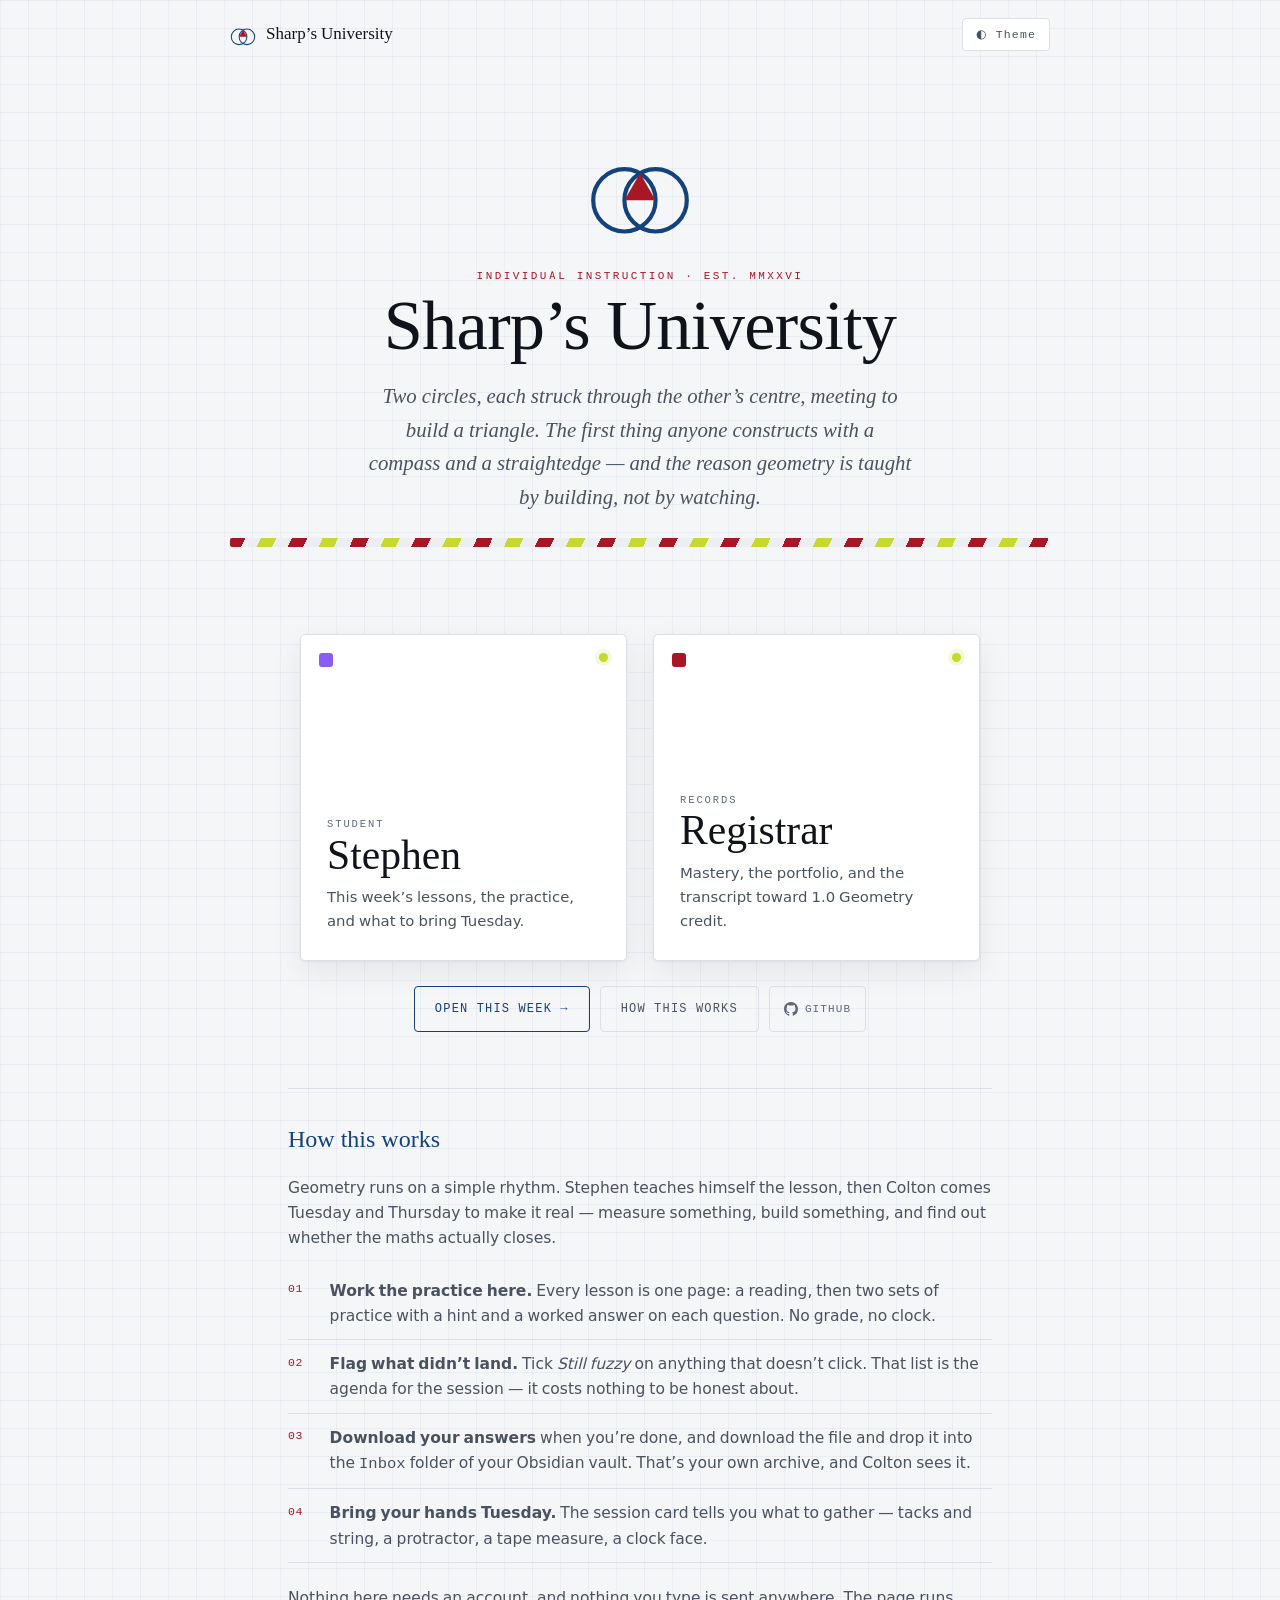
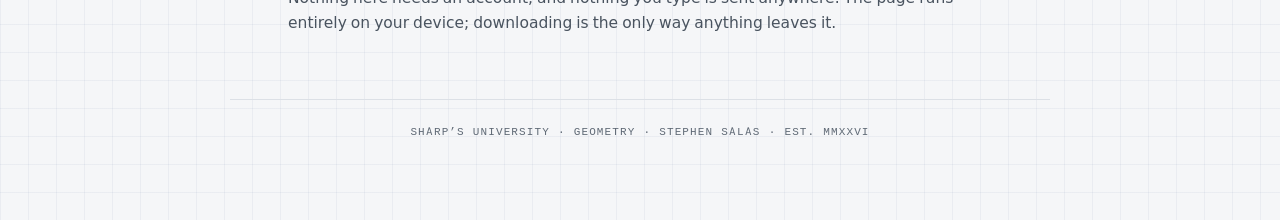
<file: index.html>
<!doctype html>
<html lang="en">
<head>
<meta charset="utf-8">
<meta name="viewport" content="width=device-width,initial-scale=1">
<title>Sharp's University</title>
<meta name="description" content="Sharp's University — individual instruction. Geometry, for Stephen Salas.">
<meta name="theme-color" content="#14427c">
<link rel="icon" href="assets/su-mark.svg" type="image/svg+xml">
<link rel="stylesheet" href="assets/su.css">
</head>
<body>
<div class="wrap">

  <div class="topbar">
    <a class="brandline" href="./">
      <svg viewBox="0 0 100 100" aria-hidden="true">
        <circle cx="35" cy="57" r="30" fill="none" stroke="var(--primary)" stroke-width="4"/>
        <circle cx="65" cy="57" r="30" fill="none" stroke="var(--primary)" stroke-width="4"/>
        <path d="M35 57 L65 57 L50 31.02 Z" fill="var(--accent)"/>
      </svg>
      <b>Sharp&rsquo;s University</b>
    </a>
    <button class="themebtn" id="themebtn">◐ Theme</button>
  </div>

  <header class="mast">
    <svg class="mark" viewBox="0 0 100 100" role="img" aria-label="Sharp's University">
      <circle cx="35" cy="57" r="30" fill="none" stroke="var(--primary)" stroke-width="4"/>
      <circle cx="65" cy="57" r="30" fill="none" stroke="var(--primary)" stroke-width="4"/>
      <path d="M35 57 L65 57 L50 31.02 Z" fill="var(--accent)"/>
    </svg>
    <div class="eyebrow">Individual Instruction &middot; Est. MMXXVI</div>
    <h1>Sharp&rsquo;s University</h1>
    <p class="lede">Two circles, each struck through the other&rsquo;s centre, meeting to build a triangle.
      The first thing anyone constructs with a compass and a straightedge &mdash; and the reason
      geometry is taught by building, not by watching.</p>
  <div class="chev"></div>
  </header>

  <nav class="doors" aria-label="Choose a door">
    <a class="door door--student" href="stephen/">
      <span class="state" aria-hidden="true"></span>
      <span class="kick">Student</span>
      <span class="name">Stephen</span>
      <span class="desc">This week&rsquo;s lessons, the practice, and what to bring Tuesday.</span>
    </a>
    <a class="door door--registrar" href="registrar/">
      <span class="state" aria-hidden="true"></span>
      <span class="kick">Records</span>
      <span class="name">Registrar</span>
      <span class="desc">Mastery, the portfolio, and the transcript toward 1.0 Geometry credit.</span>
    </a>
  </nav>

  <div class="btnrow">
    <a class="btn" href="stephen/">Open this week &rarr;</a>
    <a class="btn btn--quiet" href="#how">How this works</a>
    <a class="btn btn--repo" href="https://github.com/coltonsharpsconsulting-cloud/SharpsUniversity" target="_blank" rel="noopener" title="Source on GitHub"><svg viewBox="0 0 16 16" aria-hidden="true"><path d="M8 0C3.58 0 0 3.58 0 8c0 3.54 2.29 6.53 5.47 7.59.4.07.55-.17.55-.38 0-.19-.01-.82-.01-1.49-2.01.37-2.53-.49-2.69-.94-.09-.23-.48-.94-.82-1.13-.28-.15-.68-.52-.01-.53.63-.01 1.08.58 1.23.82.72 1.21 1.87.87 2.33.66.07-.52.28-.87.51-1.07-1.78-.2-3.64-.89-3.64-3.95 0-.87.31-1.59.82-2.15-.08-.2-.36-1.02.08-2.12 0 0 .67-.21 2.2.82.64-.18 1.32-.27 2-.27s1.36.09 2 .27c1.53-1.04 2.2-.82 2.2-.82.44 1.1.16 1.92.08 2.12.51.56.82 1.27.82 2.15 0 3.07-1.87 3.75-3.65 3.95.29.25.54.73.54 1.48 0 1.07-.01 1.93-.01 2.2 0 .21.15.46.55.38A8.013 8.013 0 0 0 16 8c0-4.42-3.58-8-8-8z"/></svg>GitHub</a>
  </div>

  <section class="note" id="how">
    <h2>How this works</h2>
    <p>Geometry runs on a simple rhythm. Stephen teaches himself the lesson, then Colton comes
      Tuesday and Thursday to make it real &mdash; measure something, build something, and find out
      whether the maths actually closes.</p>
    <ol class="steps">
      <li><b>Work the practice here.</b> Every lesson is one page: a reading, then two sets of
        practice with a hint and a worked answer on each question. No grade, no clock.</li>
      <li><b>Flag what didn&rsquo;t land.</b> Tick <i>Still fuzzy</i> on anything that doesn&rsquo;t click.
        That list is the agenda for the session &mdash; it costs nothing to be honest about.</li>
      <li><b>Download your answers</b> when you&rsquo;re done, and download the file and drop it into the <code>Inbox</code> folder of your Obsidian vault. That&rsquo;s your own archive, and Colton sees it.</li>
      <li><b>Bring your hands Tuesday.</b> The session card tells you what to gather &mdash; tacks and
        string, a protractor, a tape measure, a clock face.</li>
    </ol>
    <p style="margin-top:1.4rem">Nothing here needs an account, and nothing you type is sent anywhere.
      The page runs entirely on your device; downloading is the only way anything leaves it.</p>
  </section>

  <footer>SHARP&rsquo;S UNIVERSITY &middot; GEOMETRY &middot; STEPHEN SALAS &middot; EST. MMXXVI</footer>
</div>

<script>
(function () {
  var root = document.documentElement, btn = document.getElementById('themebtn');
  // remember the choice across pages; harmless if storage is unavailable
  try { var saved = localStorage.getItem('su-theme'); if (saved) root.setAttribute('data-theme', saved); } catch (e) {}
  btn.addEventListener('click', function () {
    var cur = root.getAttribute('data-theme') ||
      (matchMedia('(prefers-color-scheme:dark)').matches ? 'dark' : 'light');
    var next = cur === 'dark' ? 'light' : 'dark';
    root.setAttribute('data-theme', next);
    try { localStorage.setItem('su-theme', next); } catch (e) {}
  });
})();
</script>
</body>
</html>
</file>
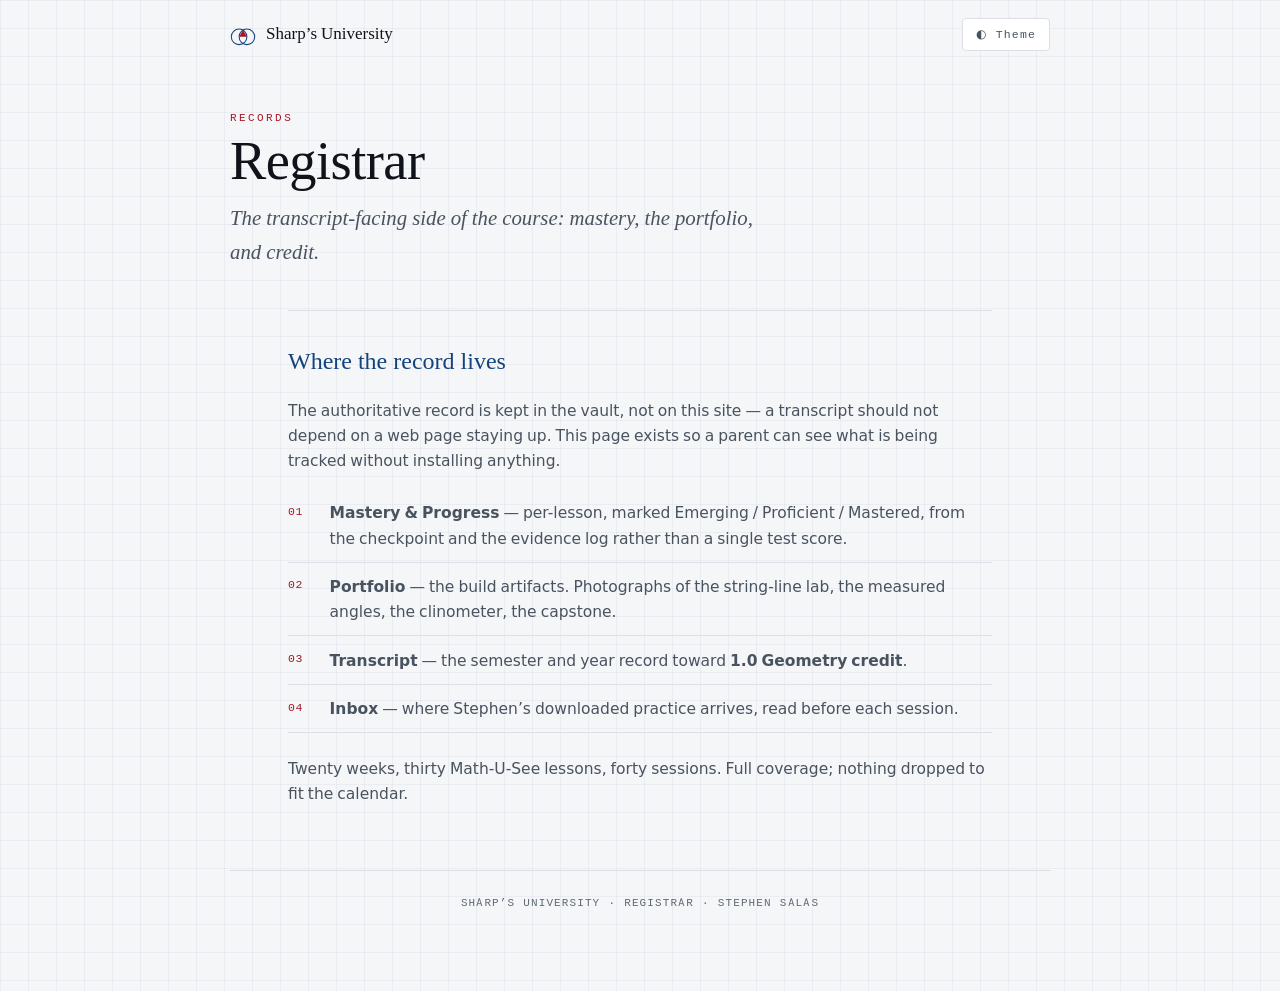
<file: registrar/index.html>
<!doctype html>
<html lang="en"><head><meta charset="utf-8">
<meta name="viewport" content="width=device-width,initial-scale=1">
<title>Registrar · Sharp's University</title>
<link rel="icon" href="../assets/su-mark.svg" type="image/svg+xml">
<link rel="stylesheet" href="../assets/su.css">
</head><body><div class="wrap">
<div class="topbar">
  <a class="brandline" href="../">
    <svg viewBox="0 0 100 100" aria-hidden="true">
      <circle cx="35" cy="57" r="30" fill="none" stroke="var(--primary)" stroke-width="4"/>
      <circle cx="65" cy="57" r="30" fill="none" stroke="var(--primary)" stroke-width="4"/>
      <path d="M35 57 L65 57 L50 31.02 Z" fill="var(--accent)"/>
    </svg><b>Sharp&rsquo;s University</b></a>
  <button class="themebtn" id="themebtn">◐ Theme</button>
</div>
<header style="padding:2.5rem 0 .5rem">
  <div class="eyebrow">Records</div>
  <h1 style="font-size:clamp(2.2rem,6vw,3.4rem);text-align:left">Registrar</h1>
  <p class="lede" style="margin:.8rem 0 0;text-align:left">The transcript-facing side of the course:
    mastery, the portfolio, and credit.</p>
</header>
<section class="note" style="margin-top:2rem">
  <h2>Where the record lives</h2>
  <p>The authoritative record is kept in the vault, not on this site &mdash; a transcript should not
    depend on a web page staying up. This page exists so a parent can see what is being tracked
    without installing anything.</p>
  <ol class="steps">
    <li><b>Mastery &amp; Progress</b> &mdash; per-lesson, marked Emerging / Proficient / Mastered,
      from the checkpoint and the evidence log rather than a single test score.</li>
    <li><b>Portfolio</b> &mdash; the build artifacts. Photographs of the string-line lab, the measured
      angles, the clinometer, the capstone.</li>
    <li><b>Transcript</b> &mdash; the semester and year record toward <b>1.0 Geometry credit</b>.</li>
    <li><b>Inbox</b> &mdash; where Stephen&rsquo;s downloaded practice arrives, read before each session.</li>
  </ol>
  <p style="margin-top:1.4rem">Twenty weeks, thirty Math-U-See lessons, forty sessions. Full coverage;
    nothing dropped to fit the calendar.</p>
</section>
<footer>SHARP&rsquo;S UNIVERSITY &middot; REGISTRAR &middot; STEPHEN SALAS</footer>
</div>
<script>
(function(){var r=document.documentElement,b=document.getElementById('themebtn');
try{var s=localStorage.getItem('su-theme');if(s)r.setAttribute('data-theme',s);}catch(e){}
b.addEventListener('click',function(){var c=r.getAttribute('data-theme')||(matchMedia('(prefers-color-scheme:dark)').matches?'dark':'light');
var n=c==='dark'?'light':'dark';r.setAttribute('data-theme',n);try{localStorage.setItem('su-theme',n);}catch(e){}});})();
</script></body></html>
</file>
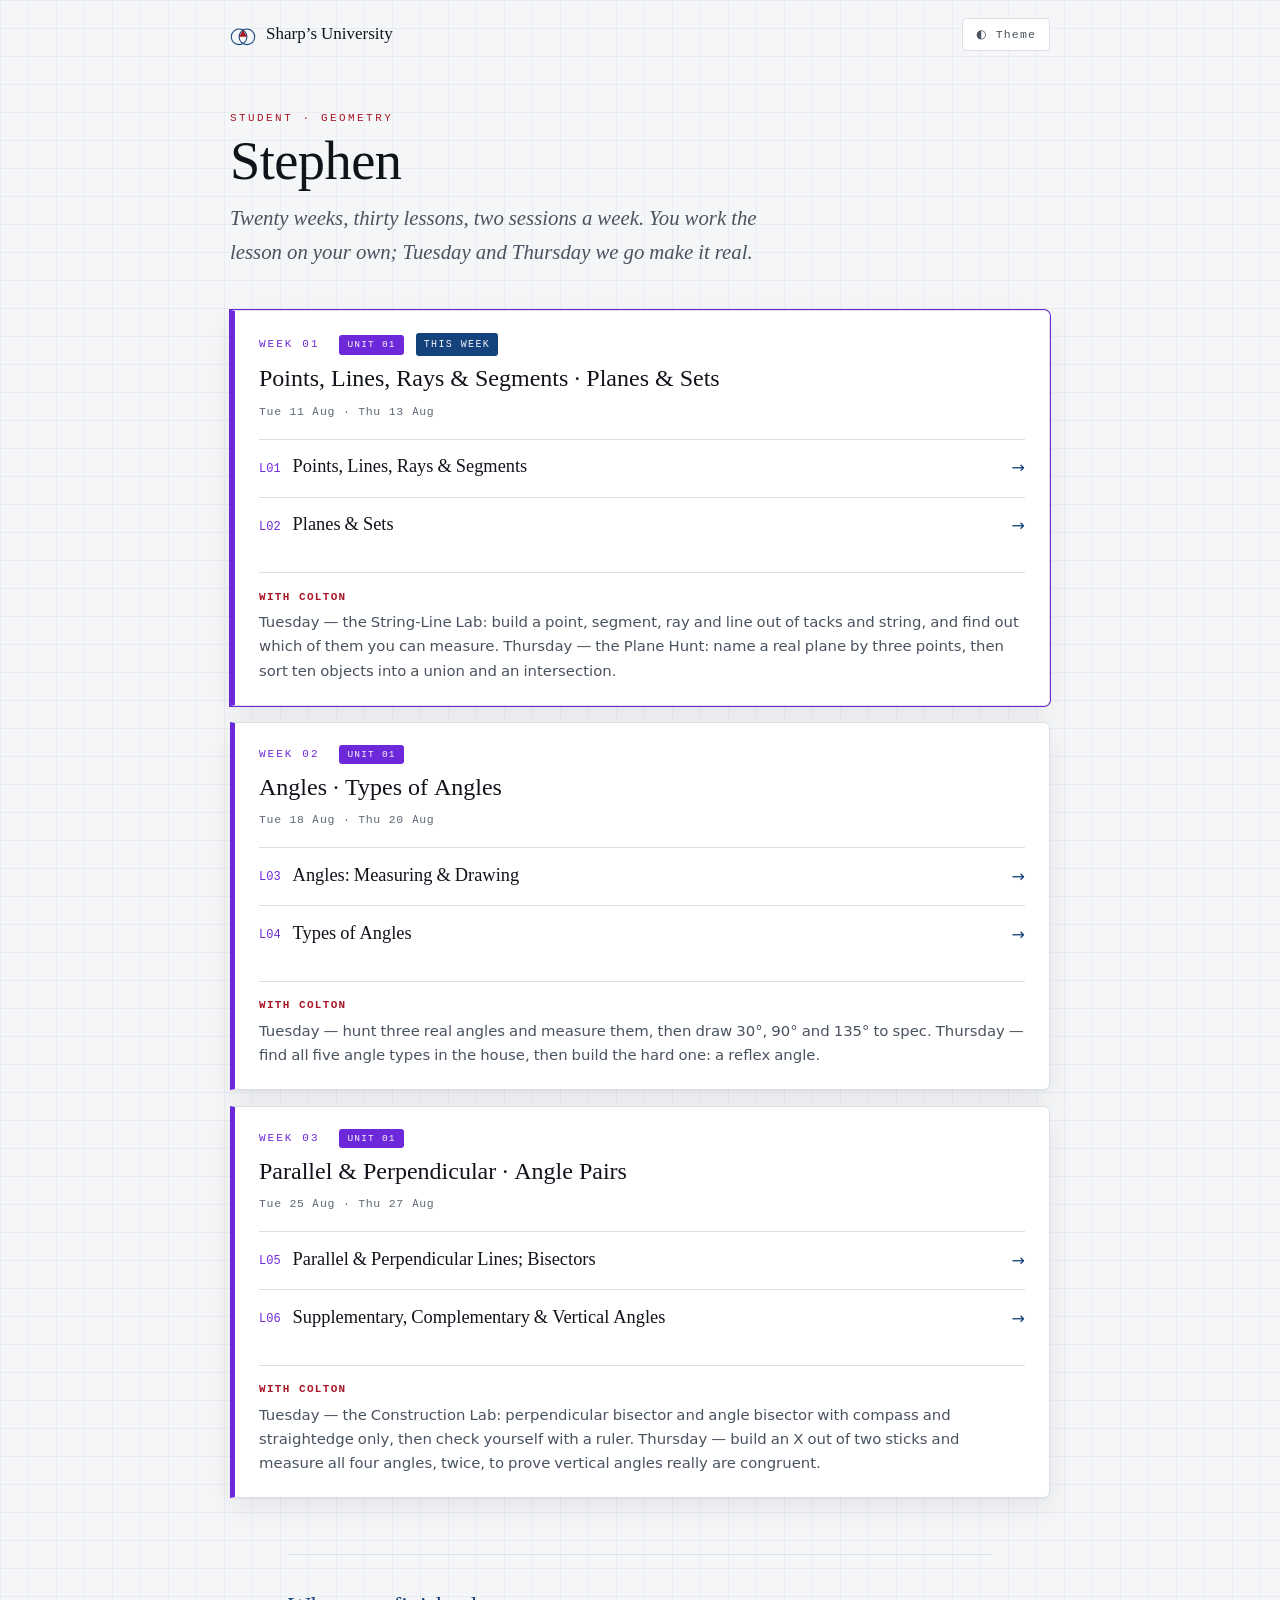
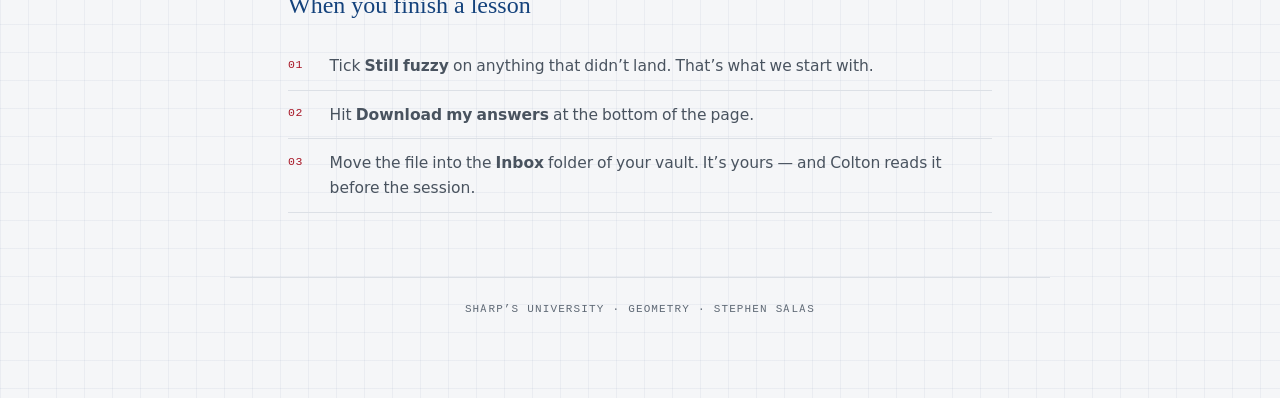
<file: stephen/index.html>
<!doctype html>
<html lang="en">
<head>
<meta charset="utf-8">
<meta name="viewport" content="width=device-width,initial-scale=1">
<title>Stephen · Sharp's University</title>
<meta name="theme-color" content="#14427c">
<link rel="icon" href="../assets/su-mark.svg" type="image/svg+xml">
<link rel="stylesheet" href="../assets/su.css">
<style>
  .weeks{margin-top:2rem}
  .wk{background:var(--surface);border:1px solid var(--line);border-left:5px solid var(--u,var(--primary));
      border-radius:0 6px 6px 0;box-shadow:var(--shadow);padding:22px 24px;margin:16px 0}
  .u01{--u:#6D28D9} .u02{--u:#0F766E} .u03{--u:#A04A07}
  :root[data-theme="dark"] .u01{--u:#A78BFA}
  :root[data-theme="dark"] .u02{--u:#5EEAD4}
  :root[data-theme="dark"] .u03{--u:#FBBF24}
  .unit{font-family:var(--mono);font-size:9.5px;letter-spacing:.12em;text-transform:uppercase;
      background:var(--u);color:var(--paper);border-radius:3px;padding:2px 8px;margin-left:8px}
  .wk.now{box-shadow:0 0 0 1px var(--u,var(--primary)),var(--shadow)}
  .wk-head{display:flex;align-items:baseline;gap:12px;flex-wrap:wrap}
  .wk-n{font-family:var(--mono);font-size:11px;letter-spacing:.18em;text-transform:uppercase;color:var(--u,var(--accent))}
  .wk-now{font-family:var(--mono);font-size:10px;letter-spacing:.14em;text-transform:uppercase;
      color:var(--paper);background:var(--primary);border-radius:3px;padding:3px 8px}
  .wk h3{font-family:var(--serif);font-weight:400;font-size:1.5rem;margin:.3rem 0 .2rem}
  .wk .dates{font-family:var(--mono);font-size:11.5px;color:var(--faint);letter-spacing:.06em}
  .lessons{list-style:none;padding:0;margin:1.1rem 0 0}
  .lessons li{border-top:1px solid var(--line);padding:.85rem 0}
  .lessons a{display:flex;align-items:center;gap:12px;text-decoration:none;color:inherit}
  .lessons a:hover .lt{color:var(--primary)}
  .ln{font-family:var(--mono);font-size:12px;color:var(--u,var(--accent));flex:0 0 auto}
  .lt{font-family:var(--serif);font-size:1.15rem}
  .go{margin-left:auto;color:var(--primary)}
  .sess{margin-top:1.1rem;padding-top:.9rem;border-top:1px solid var(--line);
      font-size:.93rem;color:var(--muted)}
  .sess b{font-family:var(--mono);font-size:11px;letter-spacing:.12em;text-transform:uppercase;color:var(--accent);display:block;margin-bottom:.3rem}
</style>
</head>
<body>
<div class="wrap">

  <div class="topbar">
    <a class="brandline" href="../">
      <svg viewBox="0 0 100 100" aria-hidden="true">
        <circle cx="35" cy="57" r="30" fill="none" stroke="var(--primary)" stroke-width="4"/>
        <circle cx="65" cy="57" r="30" fill="none" stroke="var(--primary)" stroke-width="4"/>
        <path d="M35 57 L65 57 L50 31.02 Z" fill="var(--accent)"/>
      </svg>
      <b>Sharp&rsquo;s University</b>
    </a>
    <button class="themebtn" id="themebtn">◐ Theme</button>
  </div>

  <header style="padding:2.5rem 0 .5rem">
    <div class="eyebrow">Student &middot; Geometry</div>
    <h1 style="font-size:clamp(2.2rem,6vw,3.4rem);text-align:left">Stephen</h1>
    <p class="lede" style="margin:.8rem 0 0;text-align:left">Twenty weeks, thirty lessons, two sessions a week.
      You work the lesson on your own; Tuesday and Thursday we go make it real.</p>
  </header>

  <div class="weeks">

    <article class="wk now u01">
      <div class="wk-head">
        <span class="wk-n">Week 01</span><span class="unit">Unit 01</span>
        <span class="wk-now">This week</span>
      </div>
      <h3>Points, Lines, Rays &amp; Segments &middot; Planes &amp; Sets</h3>
      <div class="dates">Tue 11 Aug &middot; Thu 13 Aug</div>
      <ul class="lessons">
        <li><a href="../lessons/lesson-01.html">
          <span class="ln">L01</span><span class="lt">Points, Lines, Rays &amp; Segments</span><span class="go">&rarr;</span></a></li>
        <li><a href="../lessons/lesson-02.html">
          <span class="ln">L02</span><span class="lt">Planes &amp; Sets</span><span class="go">&rarr;</span></a></li>
      </ul>
      <div class="sess"><b>With Colton</b>
        Tuesday &mdash; the String-Line Lab: build a point, segment, ray and line out of tacks and string,
        and find out which of them you can measure. Thursday &mdash; the Plane Hunt: name a real plane by
        three points, then sort ten objects into a union and an intersection.</div>
    </article>

    <article class="wk u01">
      <div class="wk-head"><span class="wk-n">Week 02</span><span class="unit">Unit 01</span></div>
      <h3>Angles &middot; Types of Angles</h3>
      <div class="dates">Tue 18 Aug &middot; Thu 20 Aug</div>
      <ul class="lessons">
        <li><a href="../lessons/lesson-03.html">
          <span class="ln">L03</span><span class="lt">Angles: Measuring &amp; Drawing</span><span class="go">&rarr;</span></a></li>
        <li><a href="../lessons/lesson-04.html">
          <span class="ln">L04</span><span class="lt">Types of Angles</span><span class="go">&rarr;</span></a></li>
      </ul>
      <div class="sess"><b>With Colton</b>
        Tuesday &mdash; hunt three real angles and measure them, then draw 30&deg;, 90&deg; and 135&deg; to spec.
        Thursday &mdash; find all five angle types in the house, then build the hard one: a reflex angle.</div>
    </article>

    <article class="wk u01">
      <div class="wk-head"><span class="wk-n">Week 03</span><span class="unit">Unit 01</span></div>
      <h3>Parallel &amp; Perpendicular &middot; Angle Pairs</h3>
      <div class="dates">Tue 25 Aug &middot; Thu 27 Aug</div>
      <ul class="lessons">
        <li><a href="../lessons/lesson-05.html">
          <span class="ln">L05</span><span class="lt">Parallel &amp; Perpendicular Lines; Bisectors</span><span class="go">&rarr;</span></a></li>
        <li><a href="../lessons/lesson-06.html">
          <span class="ln">L06</span><span class="lt">Supplementary, Complementary &amp; Vertical Angles</span><span class="go">&rarr;</span></a></li>
      </ul>
      <div class="sess"><b>With Colton</b>
        Tuesday &mdash; the Construction Lab: perpendicular bisector and angle bisector with compass and
        straightedge only, then check yourself with a ruler. Thursday &mdash; build an X out of two sticks
        and measure all four angles, twice, to prove vertical angles really are congruent.</div>
    </article>

  </div>

  <section class="note">
    <h2>When you finish a lesson</h2>
    <ol class="steps">
      <li>Tick <b>Still fuzzy</b> on anything that didn&rsquo;t land. That&rsquo;s what we start with.</li>
      <li>Hit <b>Download my answers</b> at the bottom of the page.</li>
      <li>Move the file into the <b>Inbox</b> folder of your vault. It&rsquo;s yours &mdash;
        and Colton reads it before the session.</li>
    </ol>
  </section>

  <footer>SHARP&rsquo;S UNIVERSITY &middot; GEOMETRY &middot; STEPHEN SALAS</footer>
</div>

<script>
(function () {
  var root = document.documentElement, btn = document.getElementById('themebtn');
  try { var s = localStorage.getItem('su-theme'); if (s) root.setAttribute('data-theme', s); } catch (e) {}
  btn.addEventListener('click', function () {
    var cur = root.getAttribute('data-theme') || (matchMedia('(prefers-color-scheme:dark)').matches ? 'dark' : 'light');
    var n = cur === 'dark' ? 'light' : 'dark';
    root.setAttribute('data-theme', n);
    try { localStorage.setItem('su-theme', n); } catch (e) {}
  });
})();
</script>
</body>
</html>
</file>
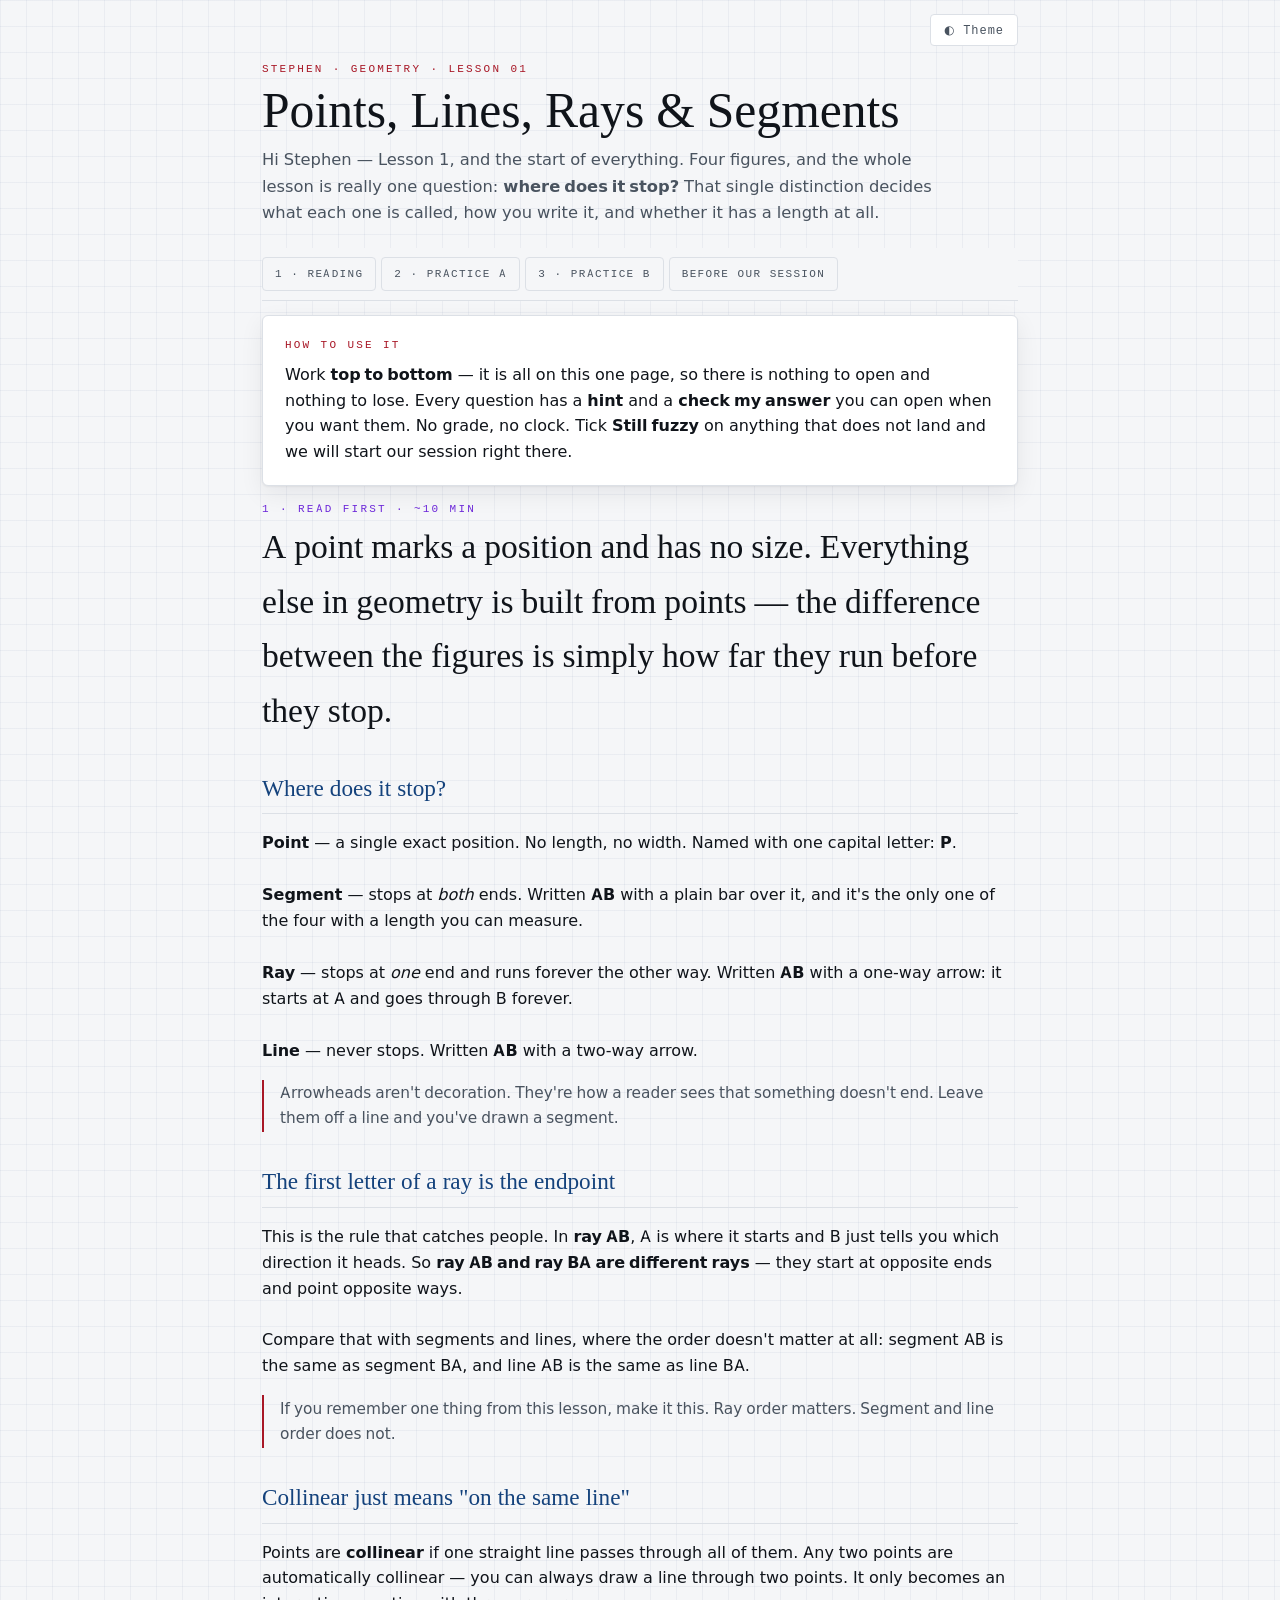
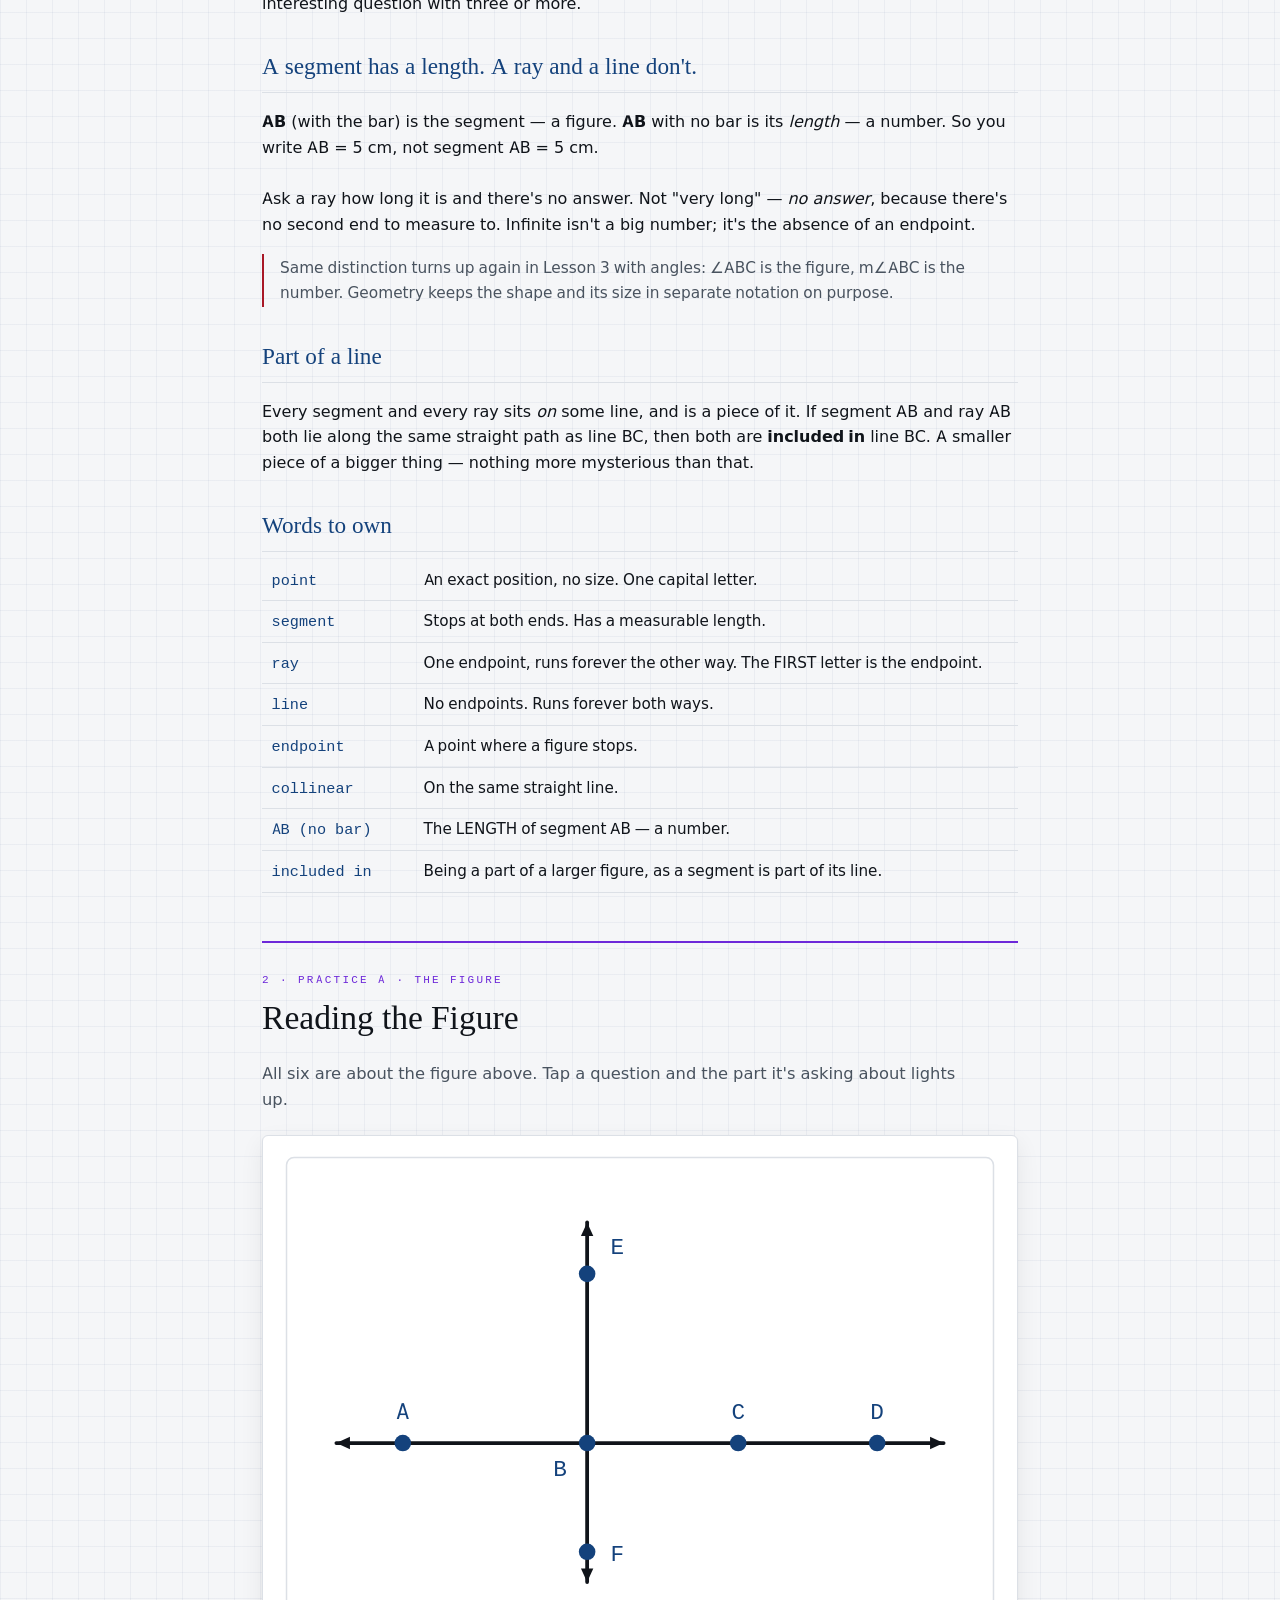
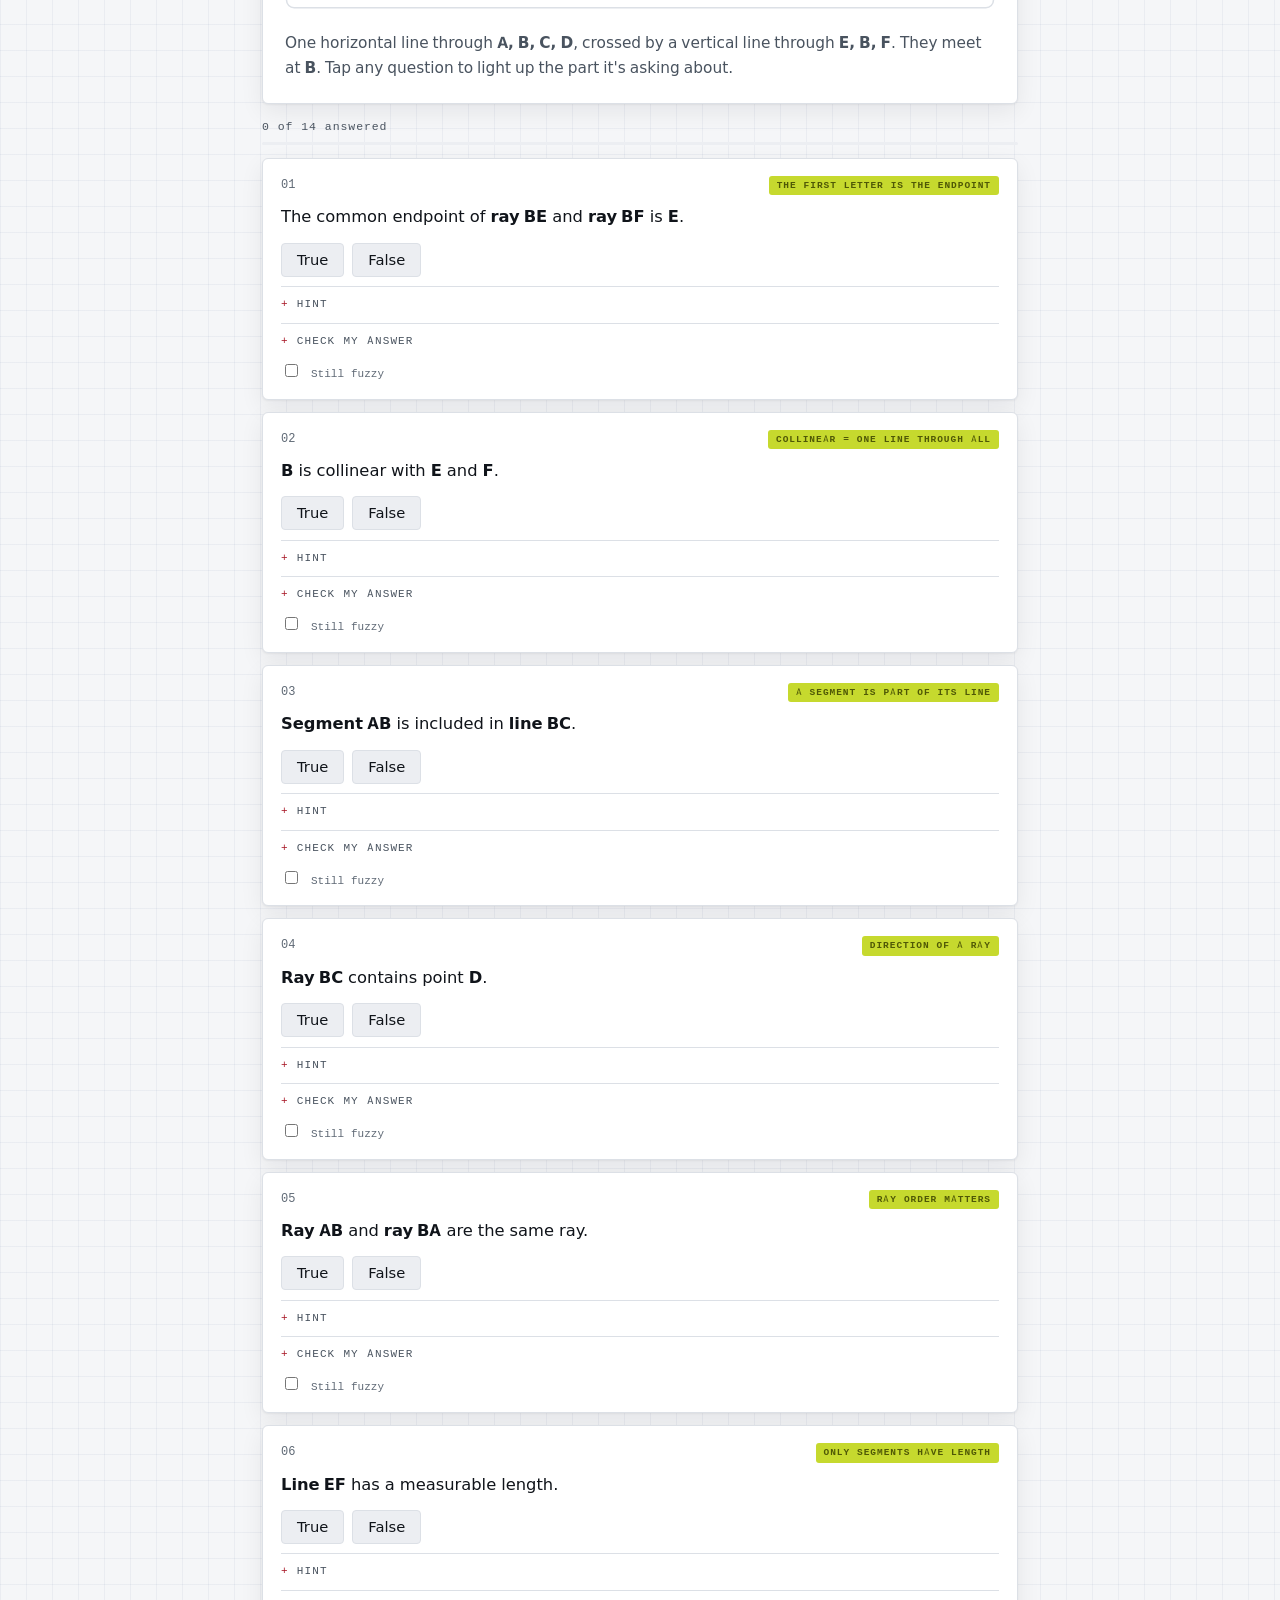
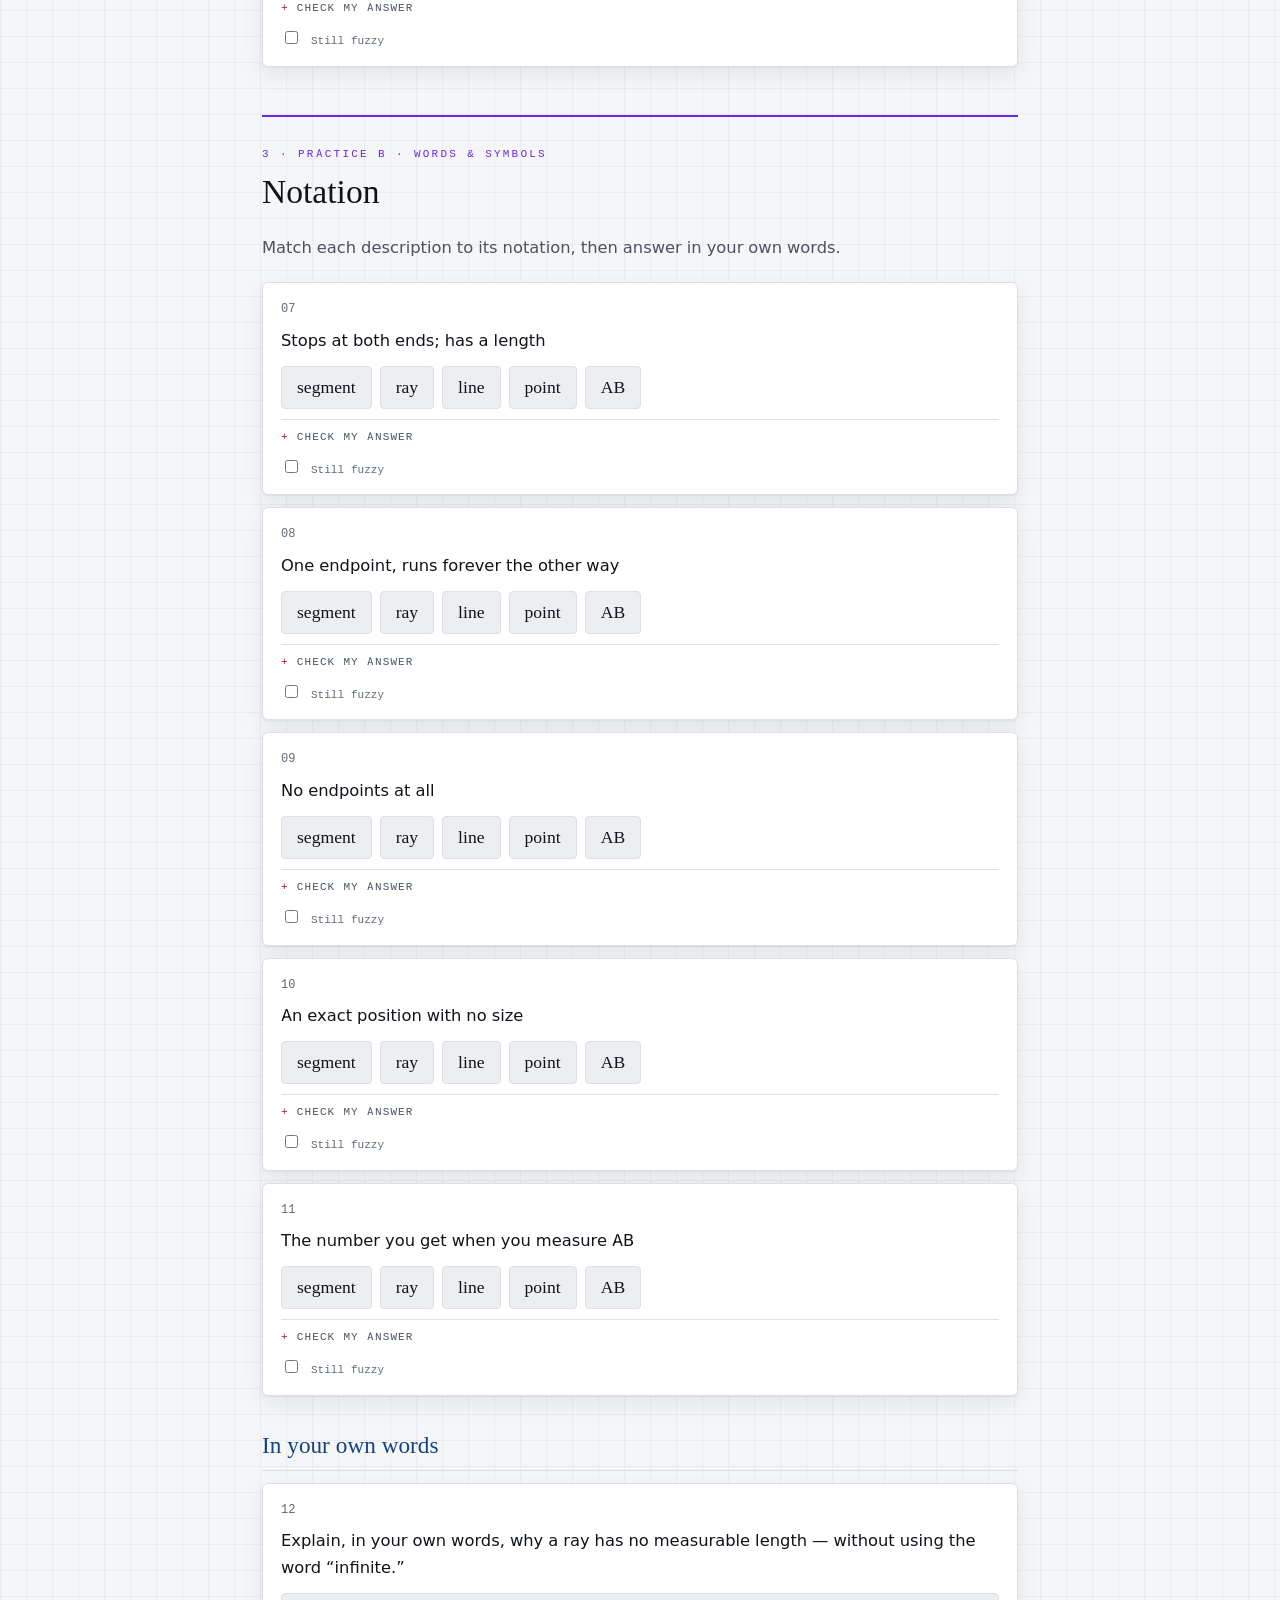
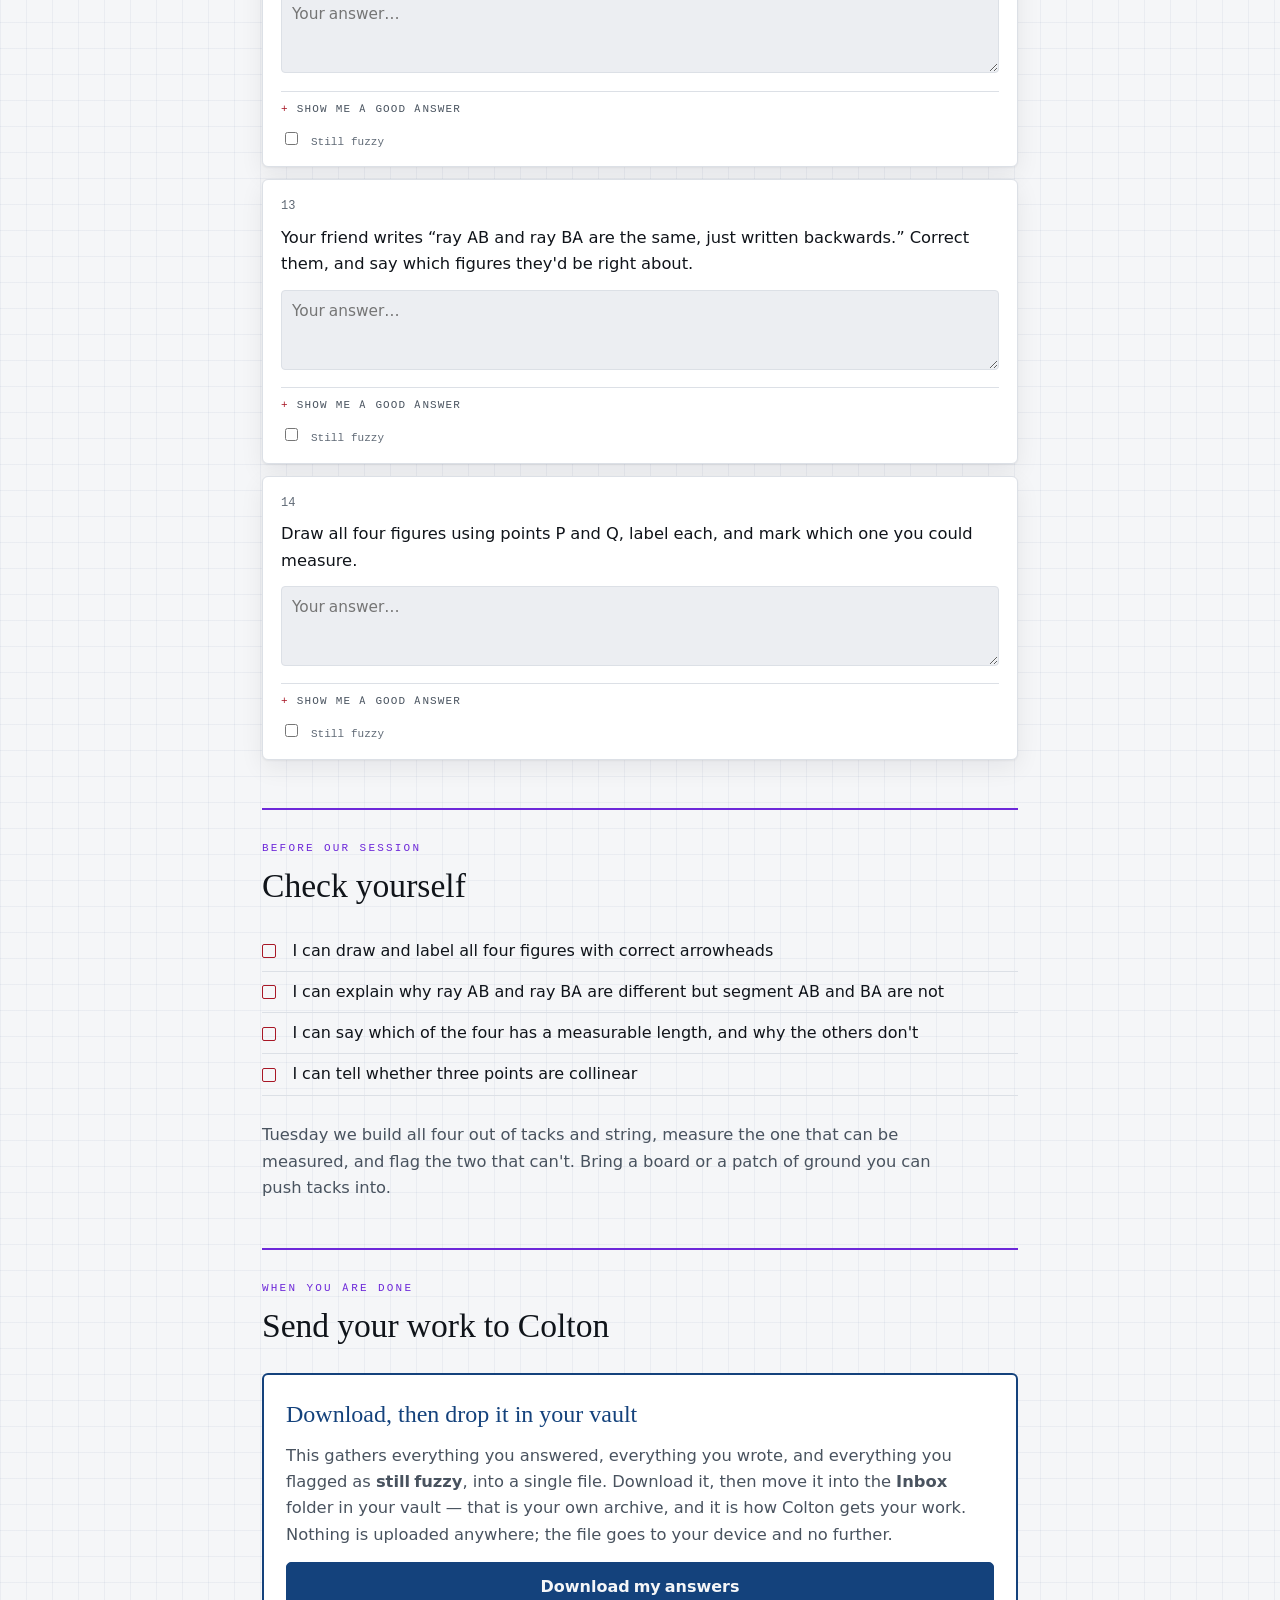
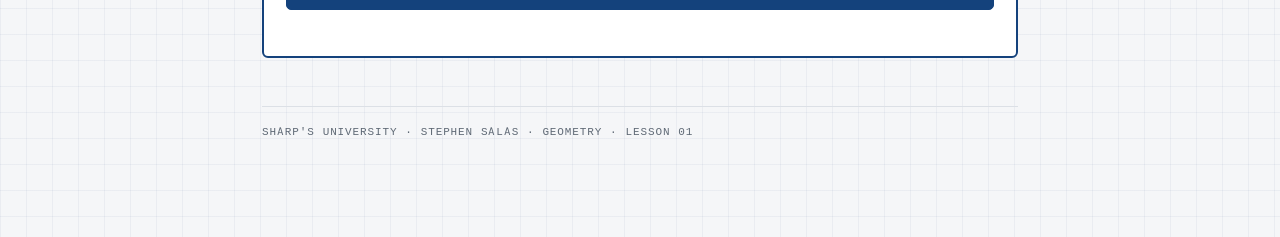
<file: lessons/lesson-01.html>
<!doctype html>
<html lang="en"><head><meta charset="utf-8">
<meta name="viewport" content="width=device-width,initial-scale=1">
<title>Points, Lines, Rays & Segments — Stephen · Geometry</title>
<style>@font-face{font-family:"Spectral";src:url([data-uri]) format("woff2");font-weight:100 900;font-display:swap}@font-face{font-family:"Inter";src:url([data-uri]) format("woff2");font-weight:100 900;font-display:swap}@font-face{font-family:"DM Mono";src:url([data-uri]) format("woff2");font-weight:100 900;font-display:swap}
:root{--paper:#f5f6f8;--surface:#fff;--surface-2:#eceef2;--ink:#10141a;--muted:#49535f;--faint:#5f6975;--primary:#14427c;--primary-soft:#e3eaf4;--accent:#a81726;--accent-soft:#f7e4e6;--hivis:#c6d92e;--hivis-ink:#4f5806;--good:#1f6b4e;--good-soft:#e2f0e9;--line:#dce0e6;--grid:rgba(20,66,124,.05);--course:#6D28D9;
--shadow:0 1px 2px rgba(20,17,24,.05),0 8px 24px rgba(20,17,24,.07);
--serif:"Spectral",Georgia,serif;
--sans:"Inter",ui-sans-serif,system-ui,-apple-system,sans-serif;
--mono:"DM Mono",ui-monospace,Consolas,monospace}
@media(prefers-color-scheme:dark){:root{--paper:#0e1116;--surface:#171c24;--surface-2:#1f2530;--ink:#eaeef3;--muted:#97a2b0;--faint:#828d9b;--primary:#7fb2ff;--primary-soft:#132132;--accent:#ff7a7a;--accent-soft:#2a1618;--hivis:#d8e64a;--hivis-ink:#d8e64a;--good:#5ec99a;--good-soft:#12291f;--line:#242c38;--grid:rgba(127,178,255,.06);--course:#A78BFA;--shadow:0 1px 2px rgba(0,0,0,.3),0 10px 30px rgba(0,0,0,.35)}}
:root[data-theme="dark"]{--paper:#0e1116;--surface:#171c24;--surface-2:#1f2530;--ink:#eaeef3;--muted:#97a2b0;--faint:#828d9b;--primary:#7fb2ff;--primary-soft:#132132;--accent:#ff7a7a;--accent-soft:#2a1618;--hivis:#d8e64a;--hivis-ink:#d8e64a;--good:#5ec99a;--good-soft:#12291f;--line:#242c38;--grid:rgba(127,178,255,.06);--course:#A78BFA}
:root[data-theme="light"]{--paper:#f5f6f8;--surface:#fff;--surface-2:#eceef2;--ink:#10141a;--muted:#49535f;--faint:#5f6975;--primary:#14427c;--primary-soft:#e3eaf4;--accent:#a81726;--accent-soft:#f7e4e6;--hivis:#c6d92e;--hivis-ink:#4f5806;--good:#1f6b4e;--good-soft:#e2f0e9;--line:#dce0e6;--grid:rgba(20,66,124,.05);--course:#6D28D9}
*{box-sizing:border-box}
html{-webkit-text-size-adjust:100%;scroll-behavior:smooth}
body{margin:0;background:var(--paper);color:var(--ink);font-family:var(--sans);line-height:1.62;
 background-image:linear-gradient(var(--grid) 1px,transparent 1px),linear-gradient(90deg,var(--grid) 1px,transparent 1px);
 background-size:26px 26px}
img,svg{max-width:100%}
.wrap{max-width:820px;margin:0 auto;padding:0 clamp(16px,4vw,32px) 6rem}
.topbar{display:flex;justify-content:flex-end;padding:14px 0}
.themebtn{font-family:var(--mono);font-size:12px;letter-spacing:.08em;color:var(--muted);
 background:var(--surface);border:1px solid var(--line);border-radius:4px;padding:7px 13px;cursor:pointer}
.eyebrow{font-family:var(--mono);font-size:11px;letter-spacing:.2em;text-transform:uppercase;color:var(--accent);margin-bottom:.5rem}
.title{font-family:var(--serif);font-weight:400;font-size:clamp(2rem,5.4vw,3.1rem);line-height:1.06;margin:.1rem 0 .5rem}
.sub{color:var(--muted);font-size:1.02rem;margin:0 0 1.4rem;max-width:44rem}
a{color:var(--primary)}
.card{background:var(--surface);border:1px solid var(--line);border-radius:6px;box-shadow:var(--shadow);padding:20px 22px;margin:14px 0}
h2{font-family:var(--serif);font-weight:400;font-size:1.45rem;color:var(--primary);margin:2rem 0 .5rem;
 padding-bottom:.3rem;border-bottom:1px solid var(--line)}
.aside{border-left:2px solid var(--accent);padding:.1rem 0 .1rem 1rem;margin:1rem 0;color:var(--muted);font-size:.96rem}
.vocab{width:100%;border-collapse:collapse;font-size:.95rem}
.vocab td{padding:.5rem .6rem;border-bottom:1px solid var(--line);vertical-align:top}
.vocab td:first-child{font-family:var(--mono);color:var(--primary);white-space:nowrap;width:9.5rem}
.check{list-style:none;padding:0}
.check li{padding:.45rem 0 .45rem 1.9rem;position:relative;border-bottom:1px solid var(--line)}
.check li::before{content:"";position:absolute;left:0;top:.85rem;width:12px;height:12px;border:1.5px solid var(--accent);border-radius:2px}
.foot{margin-top:3rem;padding-top:1rem;border-top:1px solid var(--line);font-family:var(--mono);font-size:11px;letter-spacing:.08em;color:var(--faint)}
/* in-page nav — there are NO cross-file links anywhere in this document */
.nav{position:sticky;top:0;z-index:9;background:var(--paper);border-bottom:1px solid var(--line);
 display:flex;gap:5px;padding:9px 0;margin-bottom:.6rem;flex-wrap:wrap}
.nav a{font-family:var(--mono);font-size:11px;letter-spacing:.12em;text-transform:uppercase;
 text-decoration:none;color:var(--muted);padding:7px 12px;border:1px solid var(--line);border-radius:4px}
.nav a:hover{border-color:var(--primary);color:var(--primary)}
section{scroll-margin-top:64px}
section+section{margin-top:3rem;border-top:2px solid var(--course,var(--accent));padding-top:1.8rem}
.shead{font-family:var(--mono);font-size:11px;letter-spacing:.2em;text-transform:uppercase;color:var(--course,var(--accent))}
.stitle{font-family:var(--serif);font-weight:400;font-size:clamp(1.5rem,3.4vw,2.1rem);margin:.2rem 0 .8rem;color:var(--ink)}
/* questions */
.q{background:var(--surface);border:1px solid var(--line);border-radius:6px;box-shadow:var(--shadow);padding:16px 18px;margin:12px 0}
.q.on{border-color:var(--primary)}
.qhead{display:flex;gap:10px;align-items:baseline}
.qn{font-family:var(--mono);font-size:12px;color:var(--faint)}
.qconcept{font-family:var(--mono);font-size:9.5px;letter-spacing:.1em;text-transform:uppercase;
 background:var(--hivis);color:var(--hivis-ink);border-radius:3px;padding:2px 8px;margin-left:auto;font-weight:600}
.qstmt{margin:.5rem 0 .8rem;font-size:1.02rem}
.btns{display:flex;flex-wrap:wrap;gap:8px}
button.opt{font-family:var(--sans);font-size:.92rem;padding:7px 15px;border-radius:4px;cursor:pointer;
 background:var(--surface-2);border:1px solid var(--line);color:var(--ink)}
button.opt:hover{border-color:var(--primary)}
button.opt.sel{background:var(--primary);color:var(--paper);border-color:var(--primary)}
button.opt.sym{font-family:var(--serif);font-size:1.1rem}
.dt{margin-top:.6rem;border-top:1px solid var(--line);padding-top:.5rem}
.dt summary{font-family:var(--mono);font-size:11px;letter-spacing:.1em;text-transform:uppercase;
 color:var(--muted);cursor:pointer;list-style:none}
.dt summary::-webkit-details-marker{display:none}
.dt summary::before{content:"+ ";color:var(--accent)}
.dt[open] summary::before{content:"− "}
.dt .dtb{margin-top:.55rem;padding:.7rem .9rem;border-radius:4px;background:var(--surface-2);font-size:.95rem}
.dt.ans .dtb{background:var(--good-soft);border-left:3px solid var(--good)}
.verdict{margin:0 0 .5rem;font-family:var(--mono);font-size:.9rem;color:var(--muted)}
.trap{margin-top:.6rem;font-size:.9rem;color:var(--accent)}
.fuzzy{margin-top:.7rem;font-family:var(--mono);font-size:11px;color:var(--faint);cursor:pointer;user-select:none;display:block}
.fuzzy input{margin-right:6px;accent-color:var(--accent)}
.prog{font-family:var(--mono);font-size:11.5px;letter-spacing:.08em;color:var(--muted);margin:.8rem 0}
.bar{height:3px;background:var(--surface-2);border-radius:2px;margin-top:6px;overflow:hidden}
.bar i{display:block;height:100%;background:var(--course,var(--primary));width:0;transition:width .3s}
.drawer{background:var(--accent-soft);border:1px solid var(--accent);border-radius:6px;padding:16px 18px;margin:20px 0;display:none}
.drawer.show{display:block}
.drawer h3{font-family:var(--serif);font-weight:400;margin:0 0 .4rem;color:var(--ink)}
textarea{width:100%;min-height:80px;font-family:var(--sans);font-size:.96rem;padding:10px;
 background:var(--surface-2);border:1px solid var(--line);border-radius:4px;color:var(--ink);resize:vertical}
.send{background:var(--surface);border:2px solid var(--primary);border-radius:6px;padding:20px 22px;margin:18px 0}
.send h3{font-family:var(--serif);font-weight:400;font-size:1.5rem;margin:.1rem 0 .4rem;color:var(--primary)}
.sendbtn{font-family:var(--sans);font-size:1rem;font-weight:600;padding:13px 22px;border-radius:5px;cursor:pointer;
 background:var(--primary);color:var(--paper);border:1px solid var(--primary);width:100%;margin-top:.9rem}
.altbtn{font-family:var(--mono);font-size:11.5px;letter-spacing:.08em;text-transform:uppercase;padding:9px 14px;
 border-radius:4px;cursor:pointer;background:var(--surface-2);color:var(--muted);border:1px solid var(--line)}
.sendrow{display:flex;gap:8px;margin-top:.7rem;flex-wrap:wrap}
.status{font-family:var(--mono);font-size:11.5px;margin-top:.8rem;color:var(--good);min-height:1.2em}
.noscript{font-family:var(--mono);font-size:11.5px;color:var(--accent);margin-top:.7rem}
@media print{
 body{background:#fff}
 .themebtn,.btns,.prog,.nav,.drawer{display:none}
 .q,.card{box-shadow:none;break-inside:avoid}
 .dt{border-top:none}.dt summary{display:none}.dt .dtb{display:block!important}
}</style>
</head><body>
<div class="wrap">
<div class="topbar"><button class="themebtn" id="themebtn">◐ Theme</button></div>

<header>
  <div class="eyebrow">Stephen · Geometry · Lesson 01</div>
  <h1 class="title">Points, Lines, Rays & Segments</h1>
  <p class="sub">Hi Stephen — Lesson 1, and the start of everything. Four figures, and the whole lesson is really one question: <b>where does it stop?</b> That single distinction decides what each one is called, how you write it, and whether it has a length at all.</p>
</header>

<nav class="nav">
  <a href="#reading">1 · Reading</a>
  <a href="#practice-a">2 · Practice A</a>
  <a href="#practice-b">3 · Practice B</a>
  <a href="#done">Before our session</a>
</nav>

<div class="card">
  <div class="eyebrow">How to use it</div>
  Work <b>top to bottom</b> — it is all on this one page, so there is nothing to open and
  nothing to lose. Every question has a <b>hint</b> and a <b>check my answer</b> you can open
  when you want them. No grade, no clock. Tick <b>Still fuzzy</b> on anything that does not
  land and we will start our session right there.
</div>

<section id="reading">
  <div class="shead">1 · Read first · ~10 min</div>
  <div class="stitle">A point marks a position and has no size. Everything else in geometry is built from points — the difference between the figures is simply how far they run before they stop.</div>
  <h2>Where does it stop?</h2><p><b>Point</b> — a single exact position. No length, no width. Named with one capital letter: <b>P</b>.<br><br><b>Segment</b> — stops at <em>both</em> ends. Written <b>AB</b> with a plain bar over it, and it's the only one of the four with a length you can measure.<br><br><b>Ray</b> — stops at <em>one</em> end and runs forever the other way. Written <b>AB</b> with a one-way arrow: it starts at A and goes through B forever.<br><br><b>Line</b> — never stops. Written <b>AB</b> with a two-way arrow.</p><div class="aside">Arrowheads aren't decoration. They're how a reader sees that something doesn't end. Leave them off a line and you've drawn a segment.</div><h2>The first letter of a ray is the endpoint</h2><p>This is the rule that catches people. In <b>ray AB</b>, A is where it starts and B just tells you which direction it heads. So <b>ray AB and ray BA are different rays</b> — they start at opposite ends and point opposite ways.<br><br>Compare that with segments and lines, where the order doesn't matter at all: segment AB is the same as segment BA, and line AB is the same as line BA.</p><div class="aside">If you remember one thing from this lesson, make it this. Ray order matters. Segment and line order does not.</div><h2>Collinear just means "on the same line"</h2><p>Points are <b>collinear</b> if one straight line passes through all of them. Any two points are automatically collinear — you can always draw a line through two points. It only becomes an interesting question with three or more.</p><h2>A segment has a length. A ray and a line don't.</h2><p><b>AB</b> (with the bar) is the segment — a figure. <b>AB</b> with no bar is its <em>length</em> — a number. So you write AB = 5 cm, not segment AB = 5 cm.<br><br>Ask a ray how long it is and there's no answer. Not "very long" — <em>no answer</em>, because there's no second end to measure to. Infinite isn't a big number; it's the absence of an endpoint.</p><div class="aside">Same distinction turns up again in Lesson 3 with angles: ∠ABC is the figure, m∠ABC is the number. Geometry keeps the shape and its size in separate notation on purpose.</div><h2>Part of a line</h2><p>Every segment and every ray sits <em>on</em> some line, and is a piece of it. If segment AB and ray AB both lie along the same straight path as line BC, then both are <b>included in</b> line BC. A smaller piece of a bigger thing — nothing more mysterious than that.</p>
  <h2>Words to own</h2>
  <table class="vocab"><tr><td>point</td><td>An exact position, no size. One capital letter.</td></tr><tr><td>segment</td><td>Stops at both ends. Has a measurable length.</td></tr><tr><td>ray</td><td>One endpoint, runs forever the other way. The FIRST letter is the endpoint.</td></tr><tr><td>line</td><td>No endpoints. Runs forever both ways.</td></tr><tr><td>endpoint</td><td>A point where a figure stops.</td></tr><tr><td>collinear</td><td>On the same straight line.</td></tr><tr><td>AB (no bar)</td><td>The LENGTH of segment AB — a number.</td></tr><tr><td>included in</td><td>Being a part of a larger figure, as a segment is part of its line.</td></tr></table>
</section>

<section id="practice-a">
  <div class="shead">2 · Practice A · the figure</div>
  <div class="stitle">Reading the Figure</div>
  <p class="sub">All six are about the figure above. Tap a question and the part it's asking about lights up.</p>
  <div class="card"><svg viewBox="0 0 470 300" role="img" aria-label="A horizontal line through A, B, C, D crossed by a vertical line through E, B, F">
    <rect x="1" y="1" width="468" height="298" rx="5" fill="none" stroke="var(--line)"/>
    <g data-k="lineH"><line x1="34" y1="190" x2="436" y2="190"
      stroke="var(--ink)" stroke-width="2.5" stroke-linecap="round"/><polygon points="436,190 427.0,194.1 427.0,185.9" fill="var(--ink)"/><polygon points="34,190 43.0,185.9 43.0,194.1" fill="var(--ink)"/></g><g data-k="lineV"><line x1="200" y1="44" x2="200" y2="282"
      stroke="var(--ink)" stroke-width="2.5" stroke-linecap="round"/><polygon points="200,282 195.9,273.0 204.1,273.0" fill="var(--ink)"/><polygon points="200,44 204.1,53.0 195.9,53.0" fill="var(--ink)"/></g><g data-k="A">
      <circle cx="78" cy="190" r="5.5" fill="var(--primary)"/>
      <text x="78" y="174" text-anchor="middle"
        font-family="var(--mono)" font-size="15" fill="var(--primary)">A</text></g><g data-k="B">
      <circle cx="200" cy="190" r="5.5" fill="var(--primary)"/>
      <text x="182" y="212" text-anchor="middle"
        font-family="var(--mono)" font-size="15" fill="var(--primary)">B</text></g><g data-k="C">
      <circle cx="300" cy="190" r="5.5" fill="var(--primary)"/>
      <text x="300" y="174" text-anchor="middle"
        font-family="var(--mono)" font-size="15" fill="var(--primary)">C</text></g><g data-k="D">
      <circle cx="392" cy="190" r="5.5" fill="var(--primary)"/>
      <text x="392" y="174" text-anchor="middle"
        font-family="var(--mono)" font-size="15" fill="var(--primary)">D</text></g><g data-k="E">
      <circle cx="200" cy="78" r="5.5" fill="var(--primary)"/>
      <text x="220" y="65" text-anchor="middle"
        font-family="var(--mono)" font-size="15" fill="var(--primary)">E</text></g><g data-k="F">
      <circle cx="200" cy="262" r="5.5" fill="var(--primary)"/>
      <text x="220" y="268" text-anchor="middle"
        font-family="var(--mono)" font-size="15" fill="var(--primary)">F</text></g></svg><div class="aside" style="border:none;padding-left:0;margin:.8rem 0 0">One horizontal line through <b>A, B, C, D</b>, crossed by a vertical line through <b>E, B, F</b>. They meet at <b>B</b>. Tap any question to light up the part it's asking about.</div></div>
  <div class="prog"><span id="pt">0 of 6 answered</span><div class="bar"><i id="pb"></i></div></div>
  
<div class="q" id="q1" data-hi='["lineV","B","E","F"]'>
  <div class="qhead"><span class="qn">01</span><span class="qconcept">The first letter is the endpoint</span></div>
  <div class="qstmt">The common endpoint of <b>ray BE</b> and <b>ray BF</b> is <b>E</b>.</div>
  <div class="btns"><button class="opt" data-v="True">True</button><button class="opt" data-v="False">False</button></div>
  <details class="dt"><summary>Hint</summary><div class="dtb">In a ray's name, which letter is where it starts?</div></details>
  <details class="dt ans"><summary>Check my answer</summary>
    <div class="dtb"><p class="verdict">Answer: <b>False</b></p>
         <p>Both rays are named with <b>B first</b> — so they both start at B and shoot outward in opposite directions.</p>A ray starts at its first-named point. Ray BE and ray BF both begin at <b>B</b>, so their shared endpoint is B, not E. <b>False.</b></div>
  </details>
  <label class="fuzzy"><input type="checkbox" data-fz="1"> Still fuzzy</label>
</div>
<div class="q" id="q2" data-hi='["lineV","B","E","F"]'>
  <div class="qhead"><span class="qn">02</span><span class="qconcept">Collinear = one line through all</span></div>
  <div class="qstmt"><b>B</b> is collinear with <b>E</b> and <b>F</b>.</div>
  <div class="btns"><button class="opt" data-v="True">True</button><button class="opt" data-v="False">False</button></div>
  <details class="dt"><summary>Hint</summary><div class="dtb">Is there one straight line that passes through all three?</div></details>
  <details class="dt ans"><summary>Check my answer</summary>
    <div class="dtb"><p class="verdict">Answer: <b>True</b></p>
         <p>E, B and F all sit on the vertical line.</p>E, B and F all lie on the same vertical line, so they are <b>collinear. True.</b></div>
  </details>
  <label class="fuzzy"><input type="checkbox" data-fz="2"> Still fuzzy</label>
</div>
<div class="q" id="q3" data-hi='["lineH","A","B"]'>
  <div class="qhead"><span class="qn">03</span><span class="qconcept">A segment is part of its line</span></div>
  <div class="qstmt"><b>Segment AB</b> is included in <b>line BC</b>.</div>
  <div class="btns"><button class="opt" data-v="True">True</button><button class="opt" data-v="False">False</button></div>
  <details class="dt"><summary>Hint</summary><div class="dtb">Line BC doesn't stop at C. How far does it actually run?</div></details>
  <details class="dt ans"><summary>Check my answer</summary>
    <div class="dtb"><p class="verdict">Answer: <b>True</b></p>
         <p>Line BC <em>is</em> the whole horizontal line — and segment AB is a short piece sitting right on it.</p>Line BC runs forever through A, B, C and D — it's the entire horizontal line. Segment AB is a small piece of it, so it is <b>included in</b> it. <b>True.</b></div>
  </details>
  <label class="fuzzy"><input type="checkbox" data-fz="3"> Still fuzzy</label>
</div>
<div class="q" id="q4" data-hi='["lineH","B","C","D"]'>
  <div class="qhead"><span class="qn">04</span><span class="qconcept">Direction of a ray</span></div>
  <div class="qstmt"><b>Ray BC</b> contains point <b>D</b>.</div>
  <div class="btns"><button class="opt" data-v="True">True</button><button class="opt" data-v="False">False</button></div>
  <details class="dt"><summary>Hint</summary><div class="dtb">Start at B, head toward C, and don't stop. What do you reach?</div></details>
  <details class="dt ans"><summary>Check my answer</summary>
    <div class="dtb"><p class="verdict">Answer: <b>True</b></p>
         <p>Ray BC starts at B, heads through C — and keeps going. The order along the line is B · C · <b>D</b>.</p>Ray BC begins at B, passes through C, and continues forever in that direction — and D is further along that same path. So it contains <b>D. True.</b><div class="trap">⚑ Watch the direction. <b>Ray CB</b> would run the other way (C→B→A) and would <em>not</em> contain D. Endpoint and direction are everything.</div></div>
  </details>
  <label class="fuzzy"><input type="checkbox" data-fz="4"> Still fuzzy</label>
</div>
<div class="q" id="q5" data-hi='["lineH","A","B"]'>
  <div class="qhead"><span class="qn">05</span><span class="qconcept">Ray order matters</span></div>
  <div class="qstmt"><b>Ray AB</b> and <b>ray BA</b> are the same ray.</div>
  <div class="btns"><button class="opt" data-v="True">True</button><button class="opt" data-v="False">False</button></div>
  <details class="dt"><summary>Hint</summary><div class="dtb">Where does each one begin, and which way does each one go?</div></details>
  <details class="dt ans"><summary>Check my answer</summary>
    <div class="dtb"><p class="verdict">Answer: <b>False</b></p>
         <p>Ray AB starts at A heading right. Ray BA starts at B heading left. Different starts, opposite directions.</p>The first letter is the endpoint, so ray AB starts at A and ray BA starts at B — and they point opposite ways. <b>Different rays. False.</b><div class="trap">⚑ Segment AB <em>is</em> the same as segment BA, and line AB is the same as line BA. Rays are the only one of the three where order changes the figure.</div></div>
  </details>
  <label class="fuzzy"><input type="checkbox" data-fz="5"> Still fuzzy</label>
</div>
<div class="q" id="q6" data-hi='["lineV","E","F"]'>
  <div class="qhead"><span class="qn">06</span><span class="qconcept">Only segments have length</span></div>
  <div class="qstmt"><b>Line EF</b> has a measurable length.</div>
  <div class="btns"><button class="opt" data-v="True">True</button><button class="opt" data-v="False">False</button></div>
  <details class="dt"><summary>Hint</summary><div class="dtb">Where would you put the end of your ruler?</div></details>
  <details class="dt ans"><summary>Check my answer</summary>
    <div class="dtb"><p class="verdict">Answer: <b>False</b></p>
         <p>The arrowheads on both ends say it never stops — there's nowhere to measure to.</p>A line has no endpoints, so there's no second place to stop measuring. It has <b>no length</b> — not a very large one. <b>False.</b><div class="trap">⚑ Segment EF <em>does</em> have a length, and it's drawn right there between the two points. Same letters, different figure, completely different answer.</div></div>
  </details>
  <label class="fuzzy"><input type="checkbox" data-fz="6"> Still fuzzy</label>
</div>
</section>

<section id="practice-b">
  <div class="shead">3 · Practice B · words & symbols</div>
  <div class="stitle">Notation</div>
  <p class="sub">Match each description to its notation, then answer in your own words.</p>
  
<div class="q" id="q7">
  <div class="qhead"><span class="qn">07</span></div>
  <div class="qstmt">Stops at both ends; has a length</div>
  <div class="btns"><button class="opt sym" data-v="segment">segment</button><button class="opt sym" data-v="ray">ray</button><button class="opt sym" data-v="line">line</button><button class="opt sym" data-v="point">point</button><button class="opt sym" data-v="AB">AB</button></div>
  
  <details class="dt ans"><summary>Check my answer</summary>
    <div class="dtb"><p class="verdict">Answer: <b>segment</b></p>
         A <b>segment</b> — the only one of the four you can measure.</div>
  </details>
  <label class="fuzzy"><input type="checkbox" data-fz="7"> Still fuzzy</label>
</div>
<div class="q" id="q8">
  <div class="qhead"><span class="qn">08</span></div>
  <div class="qstmt">One endpoint, runs forever the other way</div>
  <div class="btns"><button class="opt sym" data-v="segment">segment</button><button class="opt sym" data-v="ray">ray</button><button class="opt sym" data-v="line">line</button><button class="opt sym" data-v="point">point</button><button class="opt sym" data-v="AB">AB</button></div>
  
  <details class="dt ans"><summary>Check my answer</summary>
    <div class="dtb"><p class="verdict">Answer: <b>ray</b></p>
         A <b>ray</b>. Its first-named letter is the endpoint.</div>
  </details>
  <label class="fuzzy"><input type="checkbox" data-fz="8"> Still fuzzy</label>
</div>
<div class="q" id="q9">
  <div class="qhead"><span class="qn">09</span></div>
  <div class="qstmt">No endpoints at all</div>
  <div class="btns"><button class="opt sym" data-v="segment">segment</button><button class="opt sym" data-v="ray">ray</button><button class="opt sym" data-v="line">line</button><button class="opt sym" data-v="point">point</button><button class="opt sym" data-v="AB">AB</button></div>
  
  <details class="dt ans"><summary>Check my answer</summary>
    <div class="dtb"><p class="verdict">Answer: <b>line</b></p>
         A <b>line</b> — arrowheads on both ends.</div>
  </details>
  <label class="fuzzy"><input type="checkbox" data-fz="9"> Still fuzzy</label>
</div>
<div class="q" id="q10">
  <div class="qhead"><span class="qn">10</span></div>
  <div class="qstmt">An exact position with no size</div>
  <div class="btns"><button class="opt sym" data-v="segment">segment</button><button class="opt sym" data-v="ray">ray</button><button class="opt sym" data-v="line">line</button><button class="opt sym" data-v="point">point</button><button class="opt sym" data-v="AB">AB</button></div>
  
  <details class="dt ans"><summary>Check my answer</summary>
    <div class="dtb"><p class="verdict">Answer: <b>point</b></p>
         A <b>point</b>. One capital letter, no dimensions.</div>
  </details>
  <label class="fuzzy"><input type="checkbox" data-fz="10"> Still fuzzy</label>
</div>
<div class="q" id="q11">
  <div class="qhead"><span class="qn">11</span></div>
  <div class="qstmt">The number you get when you measure AB</div>
  <div class="btns"><button class="opt sym" data-v="segment">segment</button><button class="opt sym" data-v="ray">ray</button><button class="opt sym" data-v="line">line</button><button class="opt sym" data-v="point">point</button><button class="opt sym" data-v="AB">AB</button></div>
  
  <details class="dt ans"><summary>Check my answer</summary>
    <div class="dtb"><p class="verdict">Answer: <b>AB</b></p>
         <b>AB</b> with no bar is the <em>length</em> — a number. With the bar it's the figure.</div>
  </details>
  <label class="fuzzy"><input type="checkbox" data-fz="11"> Still fuzzy</label>
</div>
  <h2>In your own words</h2>
  
<div class="q" id="q12">
  <div class="qhead"><span class="qn">12</span></div>
  <div class="qstmt">Explain, in your own words, why a ray has no measurable length — without using the word “infinite.”</div>
  <textarea placeholder="Your answer…"></textarea>
  
  <details class="dt ans"><summary>Show me a good answer</summary>
    <div class="dtb">A ray only stops at one end. To measure something you need two places to put the ends of your ruler, and a ray never gives you the second one. It isn't that the number is too big to write — there's <b>no second endpoint to measure to</b>, so no measurement exists.</div>
  </details>
  <label class="fuzzy"><input type="checkbox" data-fz="12"> Still fuzzy</label>
</div>
<div class="q" id="q13">
  <div class="qhead"><span class="qn">13</span></div>
  <div class="qstmt">Your friend writes “ray AB and ray BA are the same, just written backwards.” Correct them, and say which figures they'd be right about.</div>
  <textarea placeholder="Your answer…"></textarea>
  
  <details class="dt ans"><summary>Show me a good answer</summary>
    <div class="dtb">Rays are named endpoint-first, so ray AB starts at A and ray BA starts at B — opposite directions, different figures. They <em>would</em> be right about <b>segments and lines</b>: segment AB = segment BA, and line AB = line BA, because those have no direction to reverse.</div>
  </details>
  <label class="fuzzy"><input type="checkbox" data-fz="13"> Still fuzzy</label>
</div>
<div class="q" id="q14">
  <div class="qhead"><span class="qn">14</span></div>
  <div class="qstmt">Draw all four figures using points P and Q, label each, and mark which one you could measure.</div>
  <textarea placeholder="Your answer…"></textarea>
  
  <details class="dt ans"><summary>Show me a good answer</summary>
    <div class="dtb">Point P alone · segment PQ with both ends stopping · ray PQ with one arrowhead past Q · line PQ with arrowheads both ends. Only the <b>segment</b> can be measured — write PQ = ___ beside it, with no bar, because the length is a number.</div>
  </details>
  <label class="fuzzy"><input type="checkbox" data-fz="14"> Still fuzzy</label>
</div>
</section>

<section id="done">
  <div class="shead">Before our session</div>
  <div class="stitle">Check yourself</div>
  <ul class="check"><li>I can draw and label all four figures with correct arrowheads</li><li>I can explain why ray AB and ray BA are different but segment AB and BA are not</li><li>I can say which of the four has a measurable length, and why the others don't</li><li>I can tell whether three points are collinear</li></ul>
  <div class="drawer" id="drawer"><h3>Start here with Colton</h3><div>These are the ones you flagged:</div><ul></ul></div>
  <p class="sub" style="margin-top:1.6rem">Tuesday we build all four out of tacks and string, measure the one that can be measured, and flag the two that can't. Bring a board or a patch of ground you can push tacks into.</p>
</section>

<section id="send">
  <div class="shead">When you are done</div>
  <div class="stitle">Send your work to Colton</div>
  <div class="send">
    <h3>Download, then drop it in your vault</h3>
    <p class="sub" style="margin:0">This gathers everything you answered, everything you wrote, and
    everything you flagged as <b>still fuzzy</b>, into a single file. Download it, then move it into
    the <b>Inbox</b> folder in your vault &mdash; that is your own archive, and it is how Colton gets
    your work. Nothing is uploaded anywhere; the file goes to your device and no further.</p>
    <button class="sendbtn" id="dl">Download my answers</button>
    <div class="status" id="status"></div>
    <noscript><div class="noscript">Downloading needs scripts on. Without them you can still read
      and work the whole page &mdash; write your answers into this week&rsquo;s Compass note instead.</div></noscript>
  </div>
</section>

<div class="foot">SHARP'S UNIVERSITY · STEPHEN SALAS · GEOMETRY · LESSON 01</div>
</div>
<script>
(function(){var r=document.documentElement,b=document.getElementById('themebtn');
 if(!b)return;b.addEventListener('click',function(){
  var cur=r.getAttribute('data-theme')||(matchMedia('(prefers-color-scheme:dark)').matches?'dark':'light');
  r.setAttribute('data-theme',cur==='dark'?'light':'dark');});})();
(function(){
  var qs=[].slice.call(document.querySelectorAll('.q'));
  var A=document.getElementById('rA'),B=document.getElementById('rB');
  function light(keys){
    document.querySelectorAll('[data-k]').forEach(function(g){g.style.opacity=keys?'.2':'1';});
    if(A){A.setAttribute('fill-opacity','0');B.setAttribute('fill-opacity','0');}
    (keys||[]).forEach(function(k){
      if(A){ if(k==='A'||k==='both')A.setAttribute('fill-opacity','.12');
             if(k==='B'||k==='both')B.setAttribute('fill-opacity','.12'); }
      document.querySelectorAll('[data-k="'+k+'"]').forEach(function(g){g.style.opacity='1';});});
  }
  function prog(){
    var d=document.querySelectorAll('.q[data-done]').length;
    var t=document.getElementById('pt'),bar=document.getElementById('pb');
    if(t)t.textContent=d+' of '+qs.length+' answered';
    if(bar)bar.style.width=(d/qs.length*100)+'%';
  }
  qs.forEach(function(box){
    box.addEventListener('click',function(){
      qs.forEach(function(x){x.classList.remove('on');}); box.classList.add('on');
      var hi=box.getAttribute('data-hi'); if(hi)light(JSON.parse(hi));});
    box.querySelectorAll('.opt').forEach(function(b){
      b.addEventListener('click',function(){
        box.querySelectorAll('.opt').forEach(function(x){x.classList.remove('sel');});
        b.classList.add('sel'); box.querySelector('.ans').open=true;
        box.dataset.done='1'; prog();});});
  });
  var drawer=document.getElementById('drawer');
  document.querySelectorAll('[data-fz]').forEach(function(cb){
    cb.addEventListener('change',function(){
      var on=[].slice.call(document.querySelectorAll('[data-fz]:checked'));
      if(!drawer)return;
      drawer.classList.toggle('show',on.length>0);
      drawer.querySelector('ul').innerHTML=on.map(function(c){
        var box=c.closest('.q'), con=box.querySelector('.qconcept');
        return '<li><b>'+box.querySelector('.qn').textContent+'</b> — '+(con?con.textContent:'')+'</li>';}).join('');});
  });
  prog();

  /* ── autosave ───────────────────────────────────────────────────────────
   * Stephen works across several sittings on a tablet. Losing a page of typing
   * to a tab close would be enough to stop him using this at all. */
  var KEY='su-L01';
  function state(){
    var o={a:{},w:{},f:[]};
    qs.forEach(function(box){
      var sel=box.querySelector('.opt.sel'); if(sel)o.a[box.id]=sel.dataset.v;
      var ta=box.querySelector('textarea'); if(ta&&ta.value.trim())o.w[box.id]=ta.value.trim();
    });
    document.querySelectorAll('[data-fz]:checked').forEach(function(c){o.f.push(c.dataset.fz);});
    return o;
  }
  function save(){ try{localStorage.setItem(KEY,JSON.stringify(state()));}catch(e){} }
  function restore(){
    var raw; try{raw=localStorage.getItem(KEY);}catch(e){return;}
    if(!raw)return; var o;
    try{o=JSON.parse(raw);}catch(e){return;}
    Object.keys(o.a||{}).forEach(function(id){
      var box=document.getElementById(id); if(!box)return;
      box.querySelectorAll('.opt').forEach(function(b){
        if(b.dataset.v===o.a[id]){b.classList.add('sel');box.dataset.done='1';}});
    });
    Object.keys(o.w||{}).forEach(function(id){
      var box=document.getElementById(id); if(box&&box.querySelector('textarea'))box.querySelector('textarea').value=o.w[id];
    });
    (o.f||[]).forEach(function(n){
      var cb=document.querySelector('[data-fz="'+n+'"]');
      if(cb){cb.checked=true;cb.dispatchEvent(new Event('change'));}
    });
    prog();
  }
  restore();
  document.addEventListener('input',save,true);
  document.addEventListener('click',function(e){ if(e.target.closest('.opt,[data-fz]'))setTimeout(save,0); },true);

  /* ── build the submission ─────────────────────────────────────────────── */
  function pad(n){return String(n).padStart(2,'0');}
  function today(){var d=new Date();return d.getFullYear()+'-'+pad(d.getMonth()+1)+'-'+pad(d.getDate());}
  var NL=String.fromCharCode(10);
  function markdown(){
    var o=state(), out=[];
    out.push('---','kind: submission','lesson: 1','student: Stephen Salas','date: '+today(),'---','');
    out.push('# L01 — Points, Lines, Rays & Segments','','Sent from the Practice Pack on '+today()+'.','');
    out.push('## Answers','');
    qs.forEach(function(box){
      if(box.querySelector('textarea'))return;
      var n=box.querySelector('.qn').textContent;
      var stmt=box.querySelector('.qstmt').textContent.trim();
      var mine=o.a[box.id]||'—';
      out.push('- **'+n+'** '+stmt);
      out.push('  → *'+mine+'*');
    });
    var wrote=Object.keys(o.w||{});
    if(wrote.length){
      out.push('','## In my own words','');
      wrote.forEach(function(id){
        var box=document.getElementById(id);
        out.push('**'+box.querySelector('.qn').textContent+'** '+box.querySelector('.qstmt').textContent.trim(),'',o.w[id],'');
      });
    }
    out.push('','## Still fuzzy','');
    if(!o.f.length){ out.push('- (nothing flagged)'); }
    else o.f.forEach(function(n){
      var box=document.getElementById('q'+n), con=box.querySelector('.qconcept');
      out.push('- [ ] **'+pad(n)+'** '+(con?con.textContent:'')+' — '+box.querySelector('.qstmt').textContent.trim());
    });
    return out.join(NL);
  }
  var st=document.getElementById('status');
  function say(m){ if(st)st.textContent=m; }

  var copyBtn=document.getElementById('copy');
  if(copyBtn) copyBtn.addEventListener('click',function(){
    var md=markdown();
    function fallback(){
      var ta=document.createElement('textarea'); ta.value=md;
      ta.style.cssText='position:fixed;opacity:0'; document.body.appendChild(ta);
      ta.select(); try{document.execCommand('copy');say('Copied.');}
      catch(e){say('Could not copy automatically. Use “Download a copy”.');}
      document.body.removeChild(ta);
    }
    if(navigator.clipboard&&navigator.clipboard.writeText){
      navigator.clipboard.writeText(md).then(function(){say('Copied.');},fallback);
    } else fallback();
  });
  var dlBtn=document.getElementById('dl');
  if(dlBtn) dlBtn.addEventListener('click',function(){
    try{
      var blob=new Blob([markdown()],{type:'text/markdown'});
      var a=document.createElement('a');
      a.href=URL.createObjectURL(blob);
      a.download=today()+' L01 Stephen.md';
      document.body.appendChild(a); a.click(); document.body.removeChild(a);
      say('Saved. Now move that file into the Inbox folder in your vault.');
    }catch(e){ say('Download blocked here — try “Copy instead”.'); }
  });
})();</script>
</body></html>
</file>
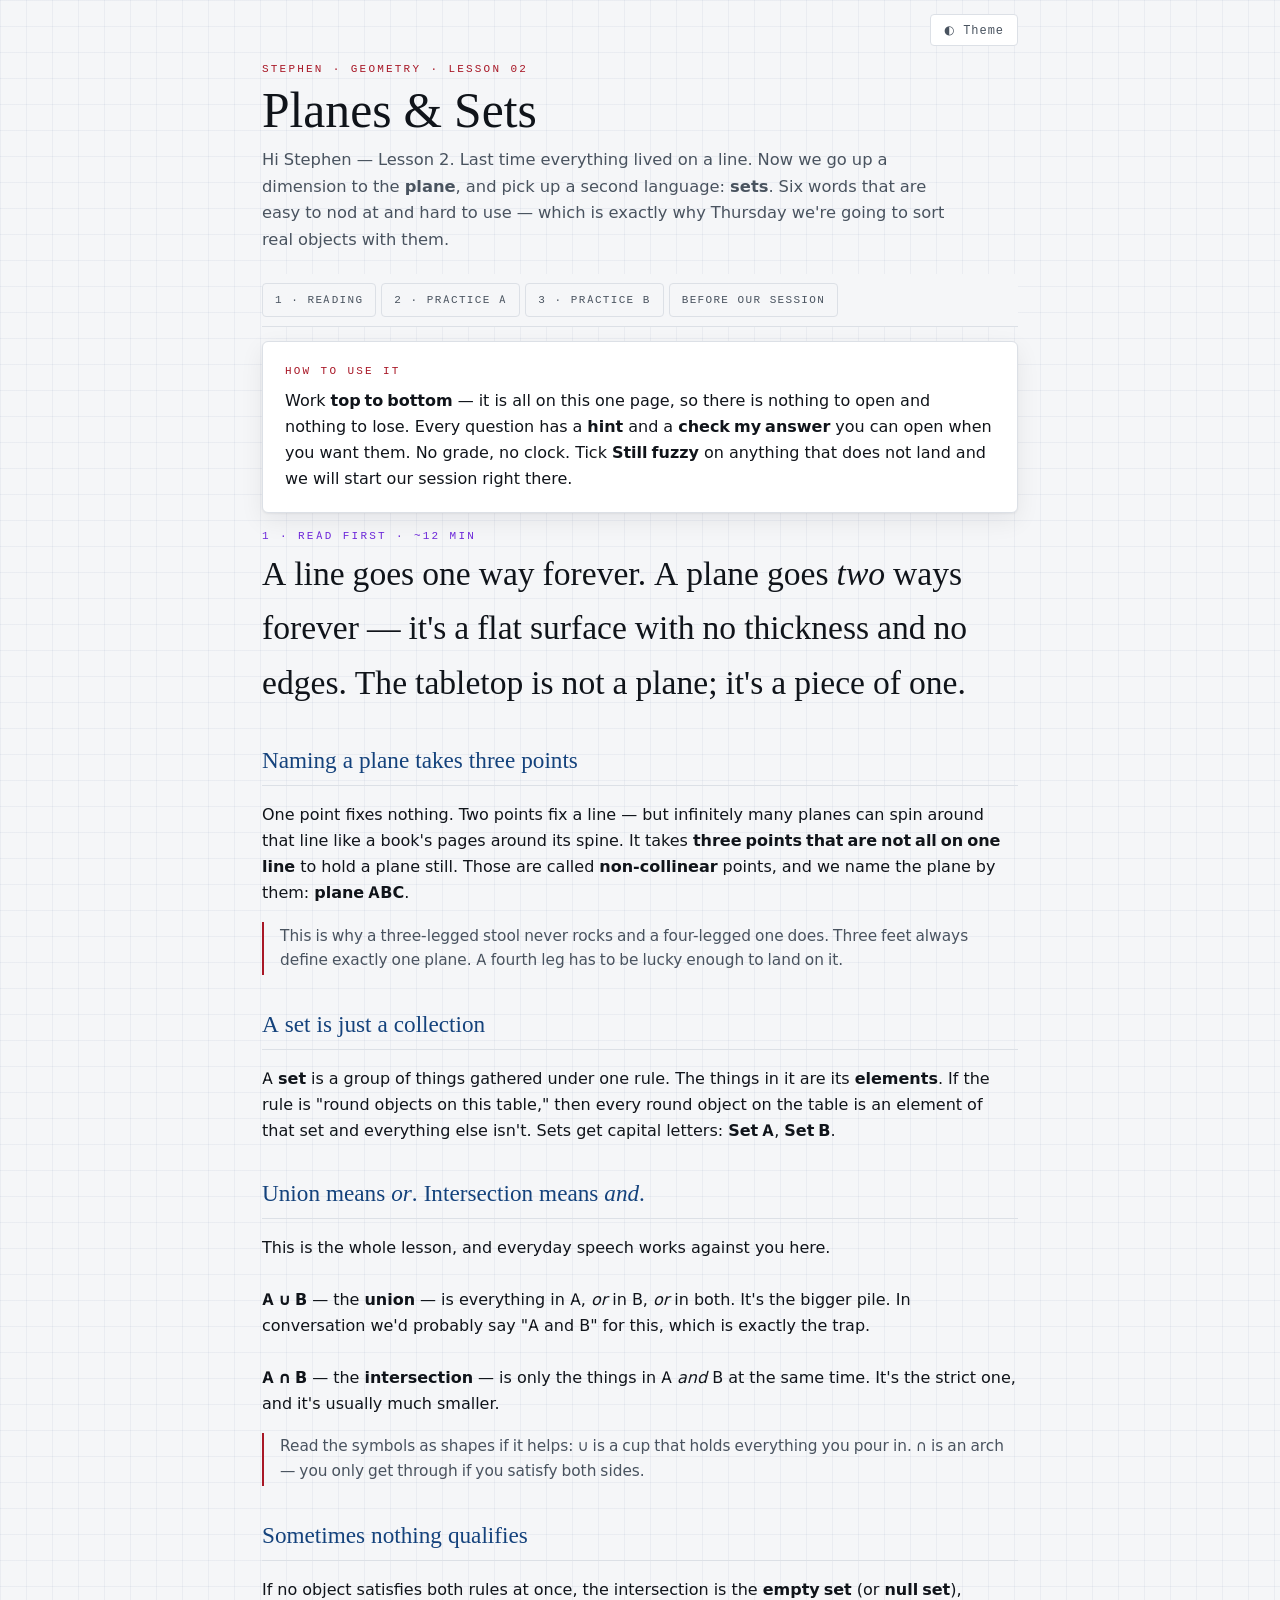
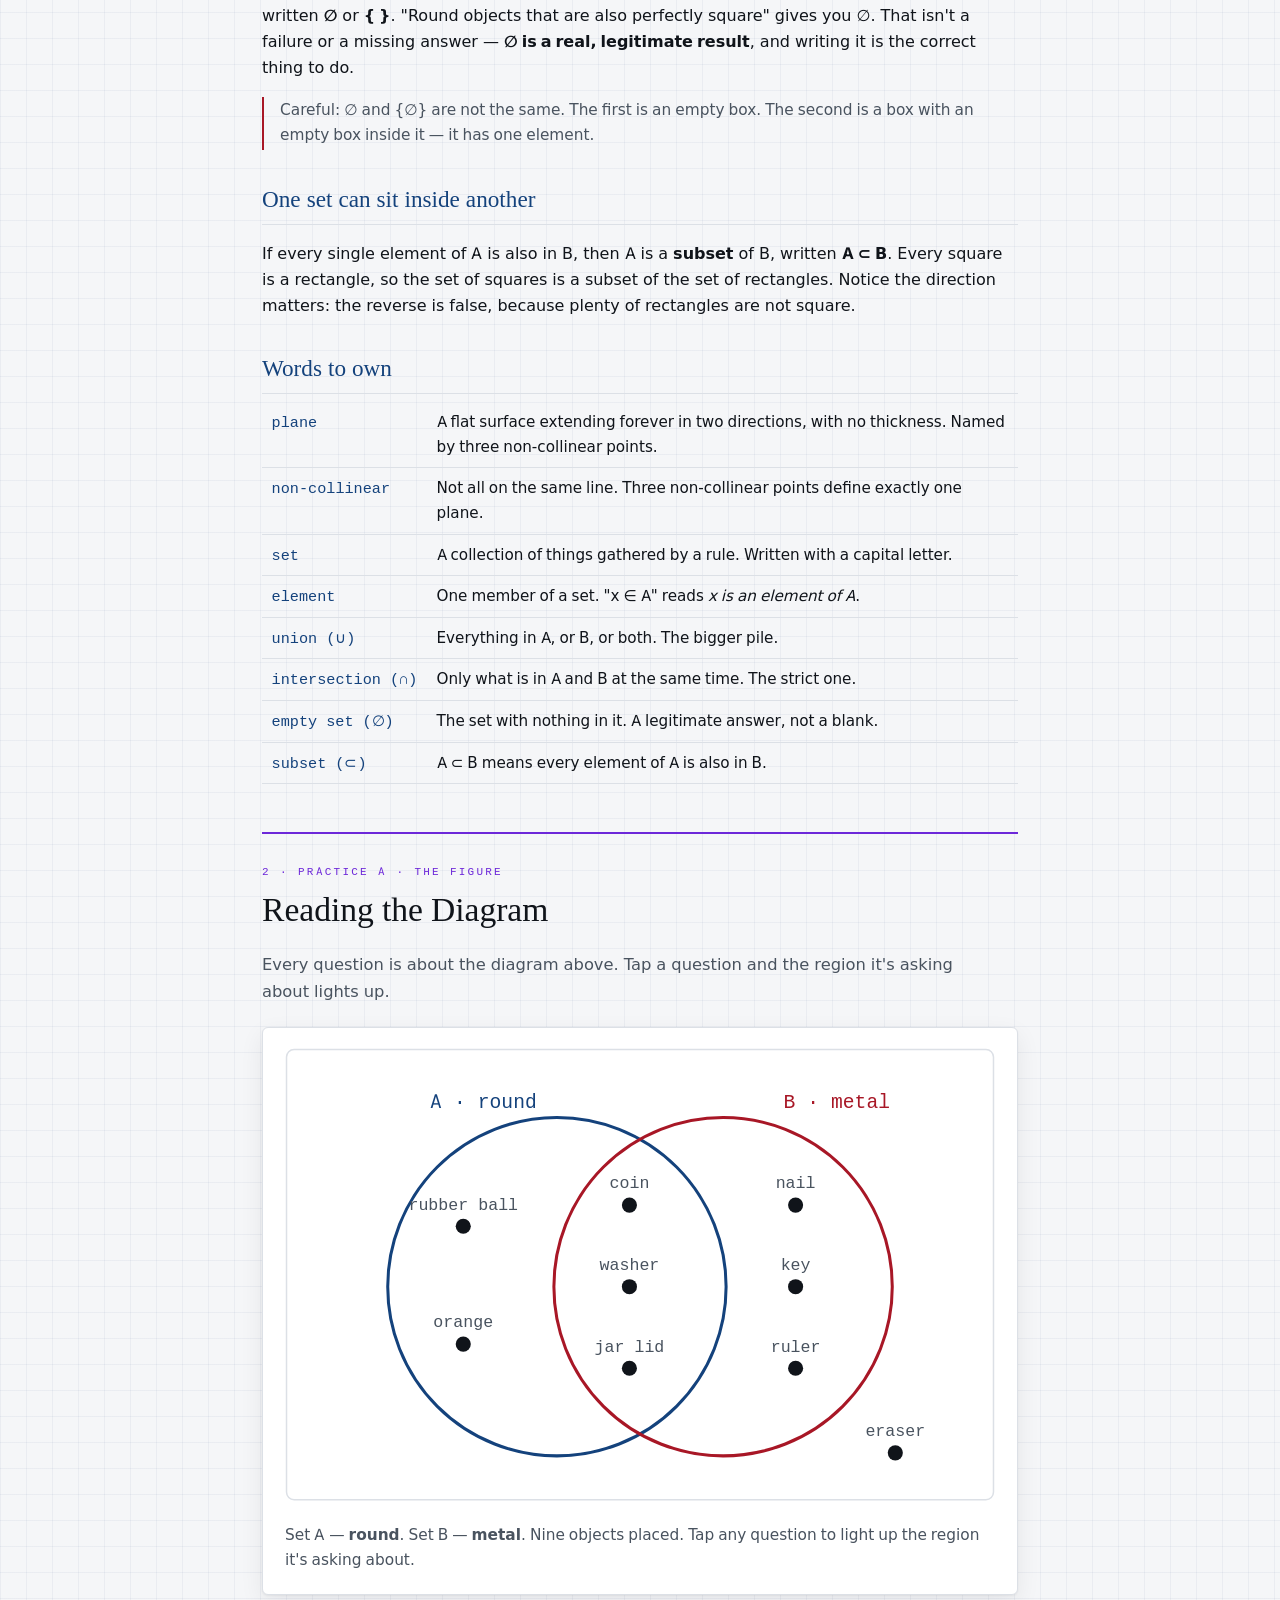
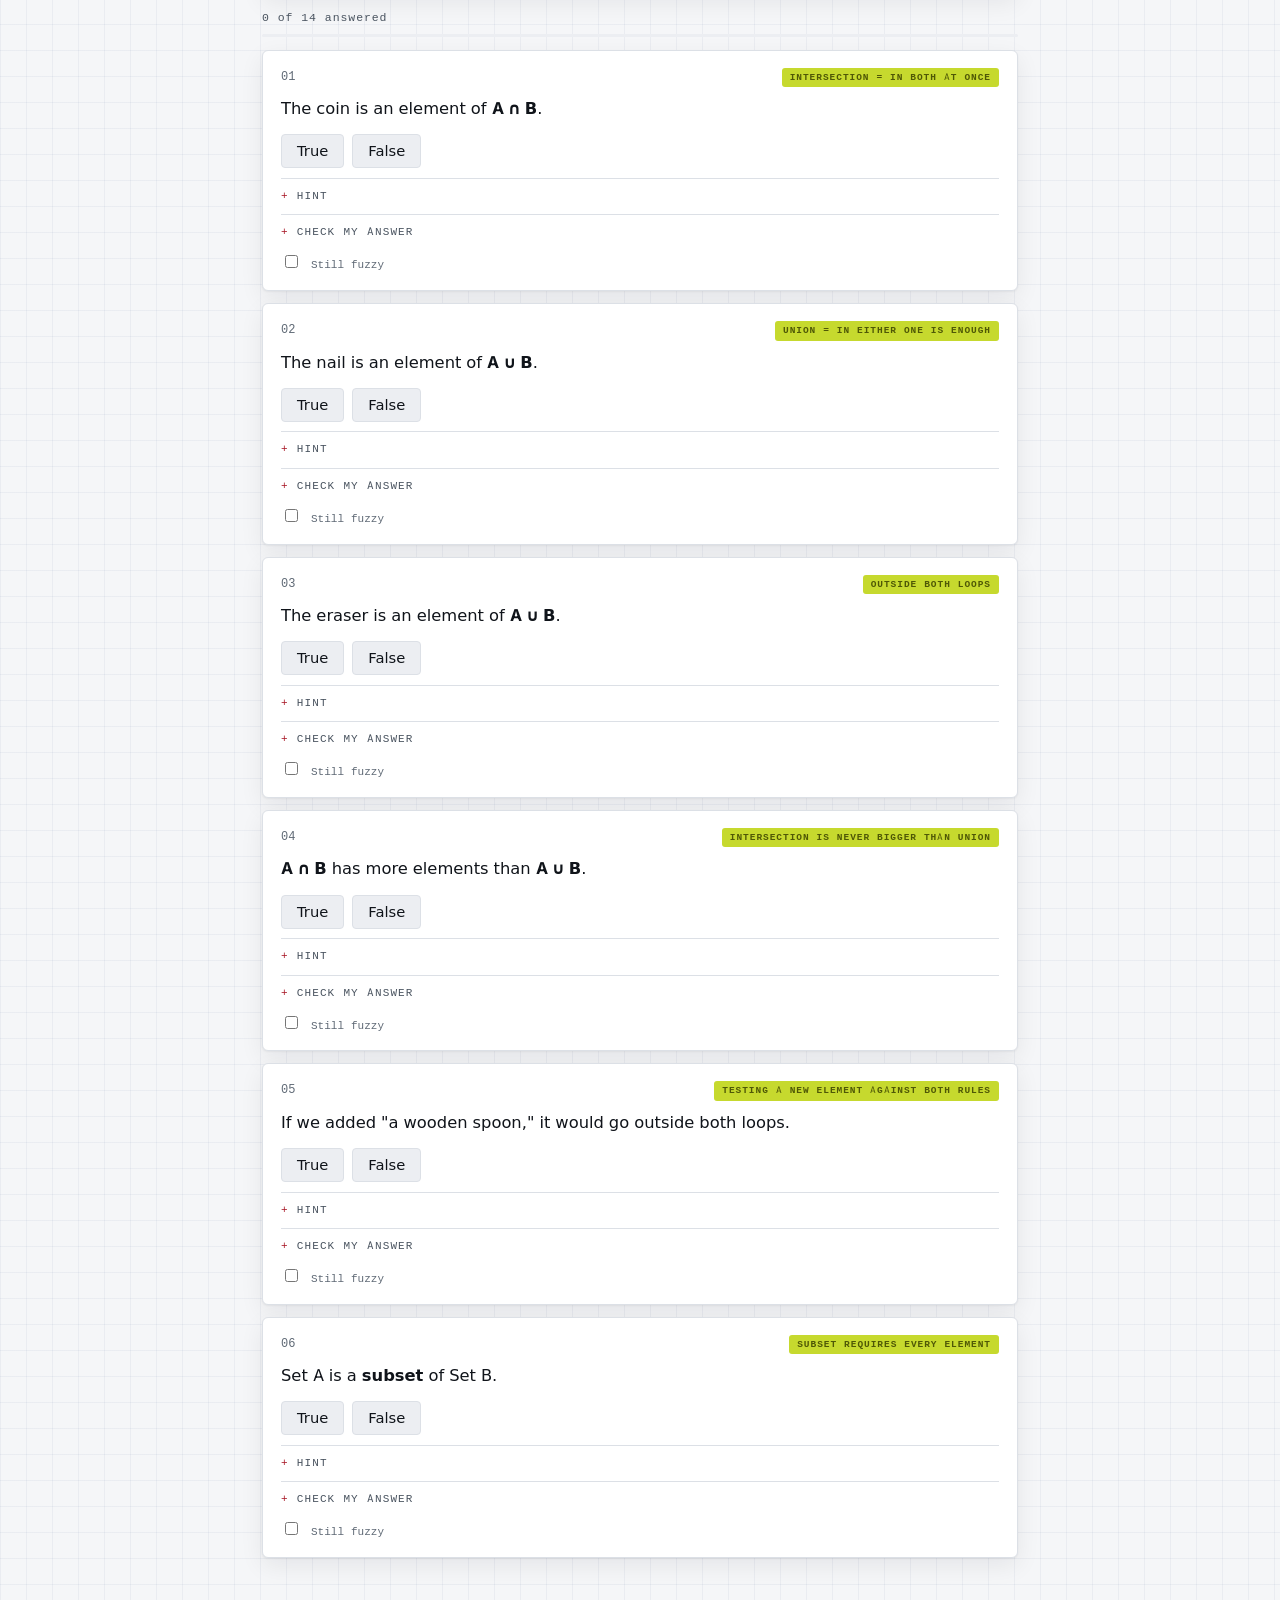
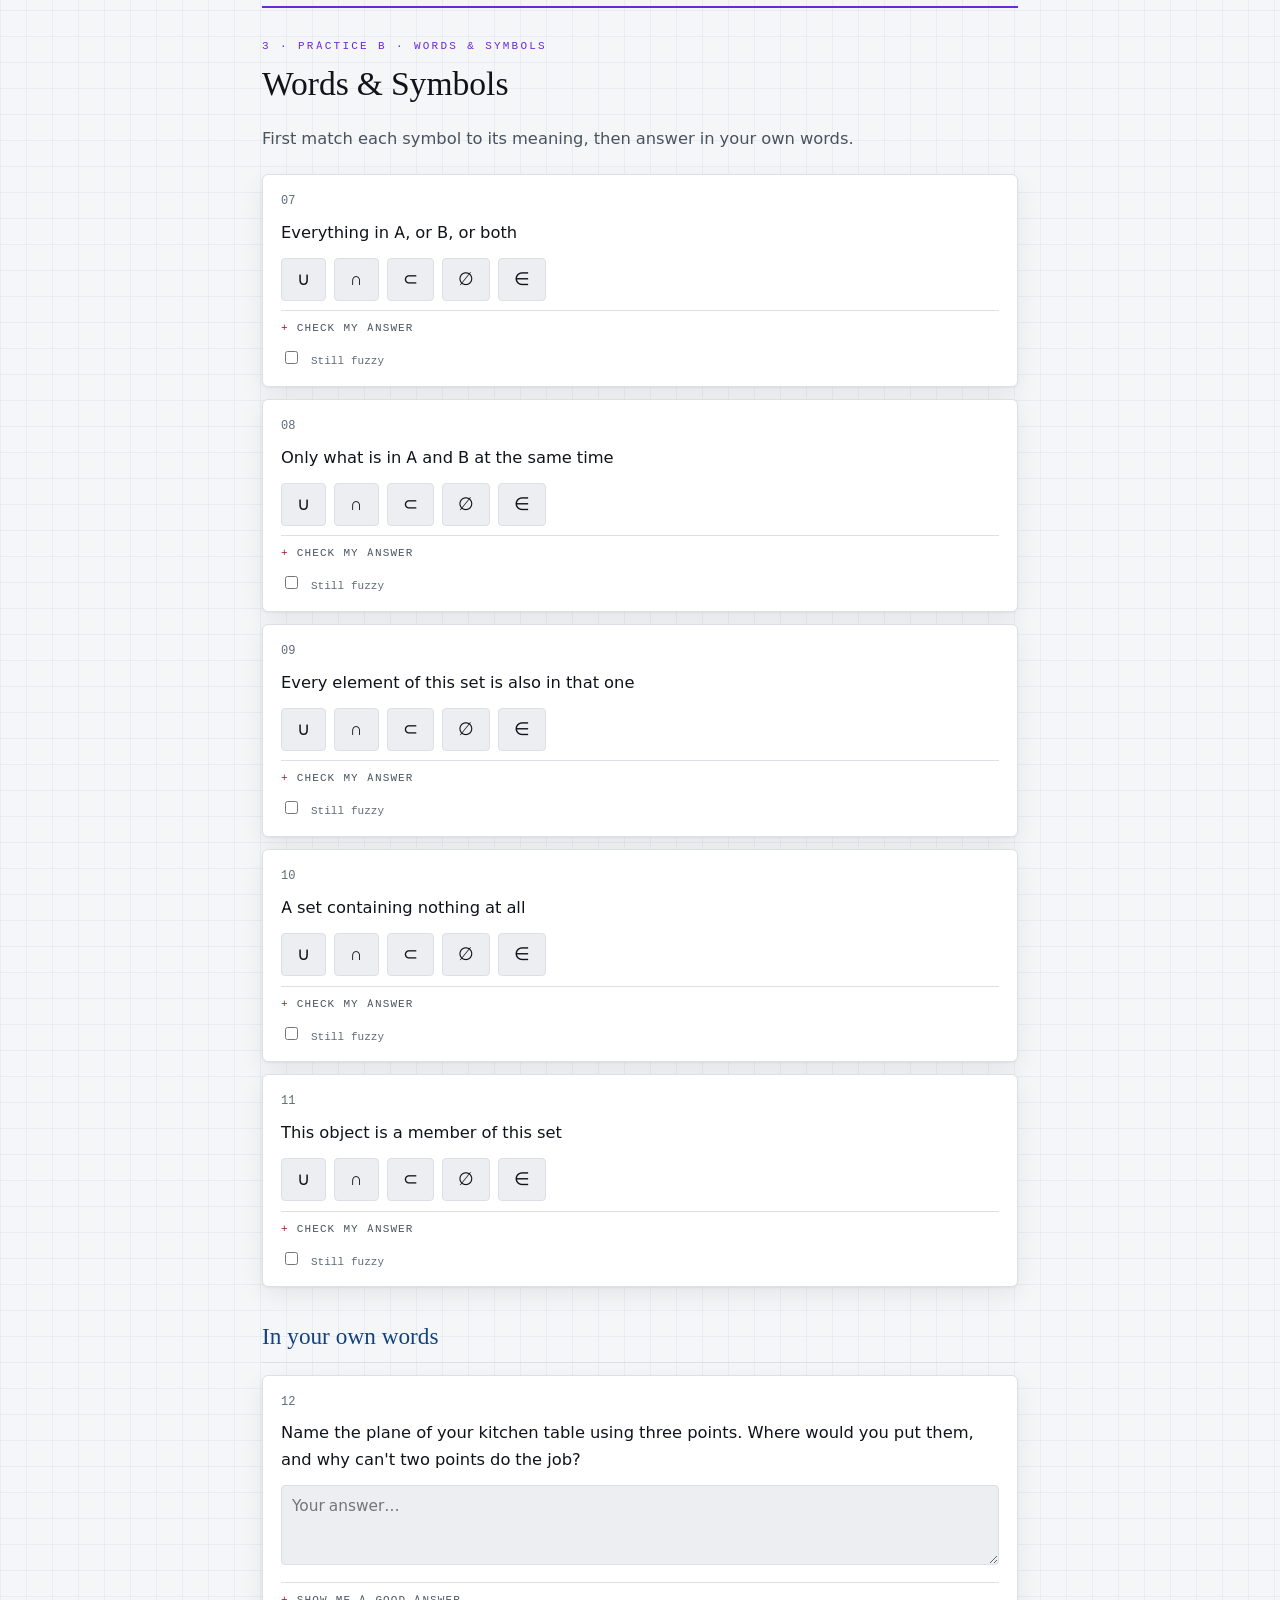
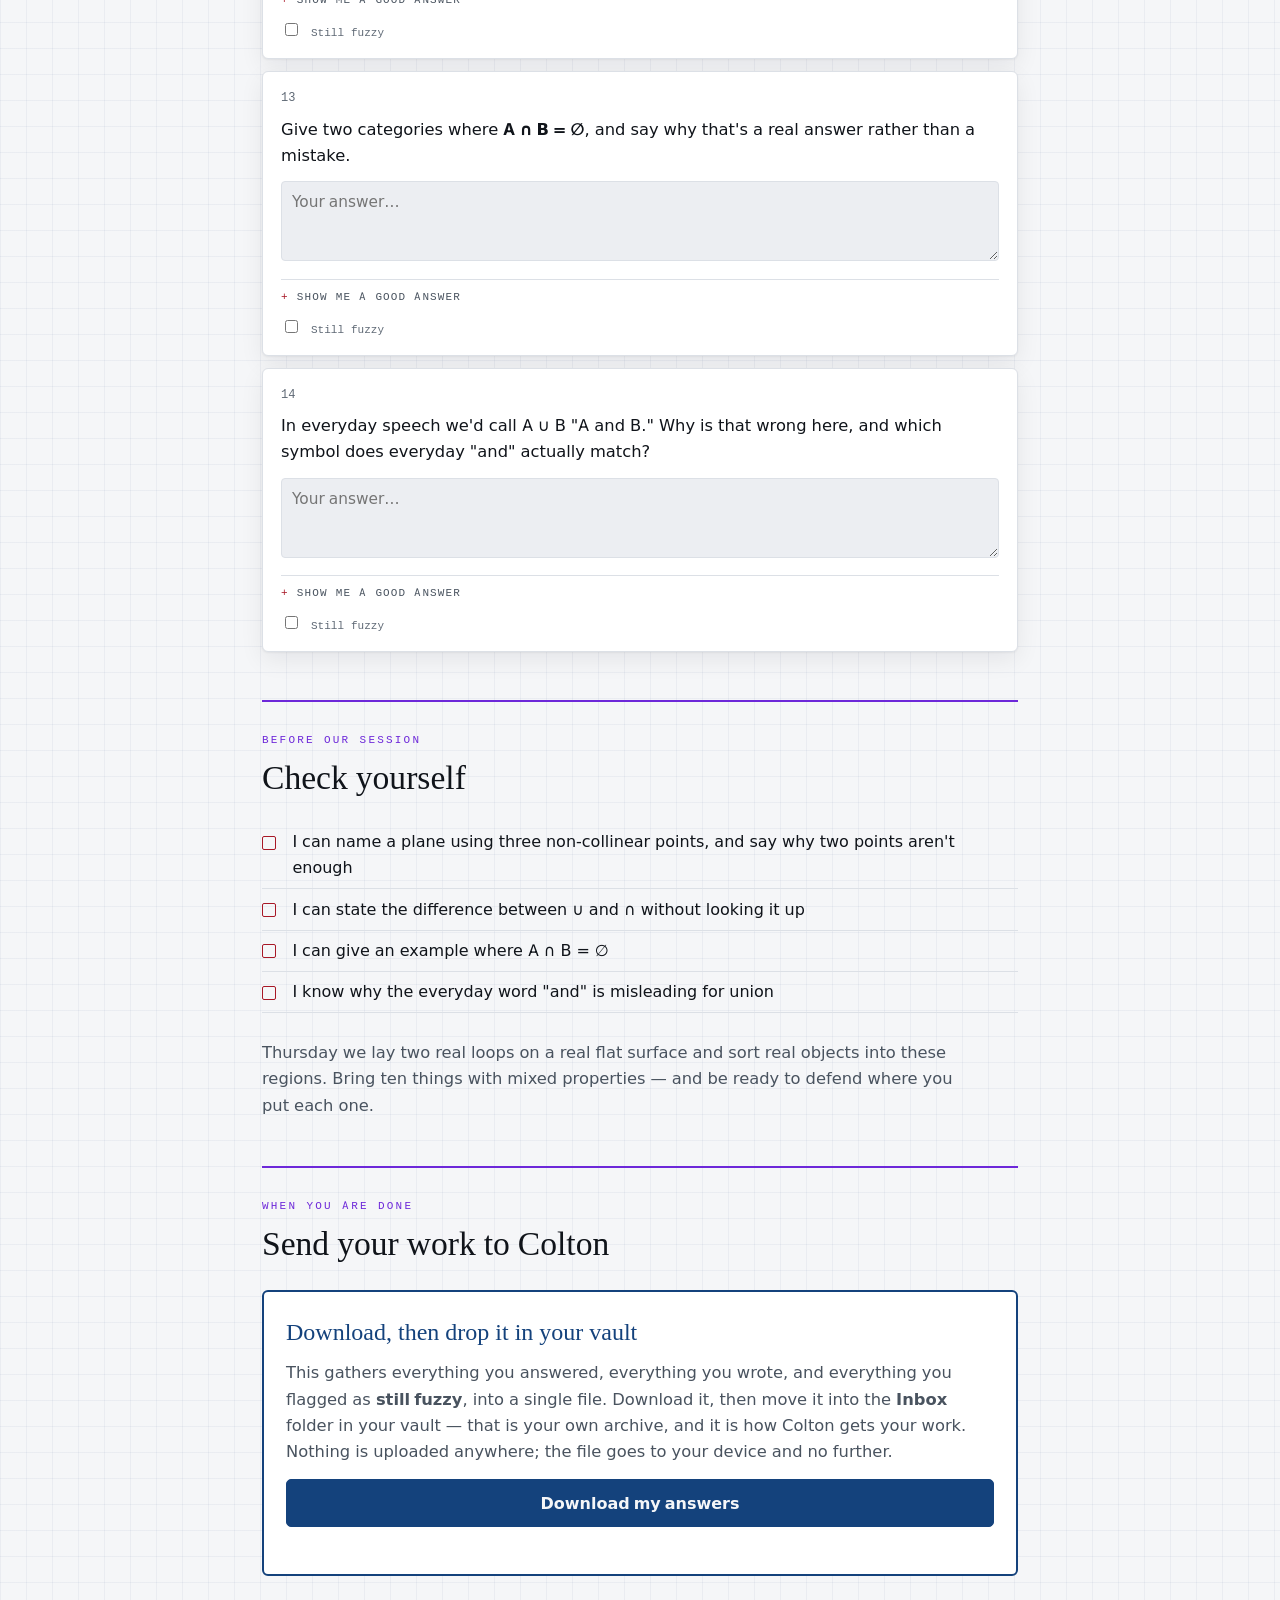
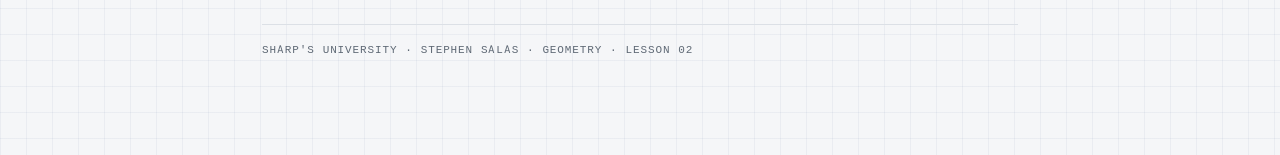
<file: lessons/lesson-02.html>
<!doctype html>
<html lang="en"><head><meta charset="utf-8">
<meta name="viewport" content="width=device-width,initial-scale=1">
<title>Planes & Sets — Stephen · Geometry</title>
<style>@font-face{font-family:"Spectral";src:url([data-uri]) format("woff2");font-weight:100 900;font-display:swap}@font-face{font-family:"Inter";src:url([data-uri]) format("woff2");font-weight:100 900;font-display:swap}@font-face{font-family:"DM Mono";src:url([data-uri]) format("woff2");font-weight:100 900;font-display:swap}
:root{--paper:#f5f6f8;--surface:#fff;--surface-2:#eceef2;--ink:#10141a;--muted:#49535f;--faint:#5f6975;--primary:#14427c;--primary-soft:#e3eaf4;--accent:#a81726;--accent-soft:#f7e4e6;--hivis:#c6d92e;--hivis-ink:#4f5806;--good:#1f6b4e;--good-soft:#e2f0e9;--line:#dce0e6;--grid:rgba(20,66,124,.05);--course:#6D28D9;
--shadow:0 1px 2px rgba(20,17,24,.05),0 8px 24px rgba(20,17,24,.07);
--serif:"Spectral",Georgia,serif;
--sans:"Inter",ui-sans-serif,system-ui,-apple-system,sans-serif;
--mono:"DM Mono",ui-monospace,Consolas,monospace}
@media(prefers-color-scheme:dark){:root{--paper:#0e1116;--surface:#171c24;--surface-2:#1f2530;--ink:#eaeef3;--muted:#97a2b0;--faint:#828d9b;--primary:#7fb2ff;--primary-soft:#132132;--accent:#ff7a7a;--accent-soft:#2a1618;--hivis:#d8e64a;--hivis-ink:#d8e64a;--good:#5ec99a;--good-soft:#12291f;--line:#242c38;--grid:rgba(127,178,255,.06);--course:#A78BFA;--shadow:0 1px 2px rgba(0,0,0,.3),0 10px 30px rgba(0,0,0,.35)}}
:root[data-theme="dark"]{--paper:#0e1116;--surface:#171c24;--surface-2:#1f2530;--ink:#eaeef3;--muted:#97a2b0;--faint:#828d9b;--primary:#7fb2ff;--primary-soft:#132132;--accent:#ff7a7a;--accent-soft:#2a1618;--hivis:#d8e64a;--hivis-ink:#d8e64a;--good:#5ec99a;--good-soft:#12291f;--line:#242c38;--grid:rgba(127,178,255,.06);--course:#A78BFA}
:root[data-theme="light"]{--paper:#f5f6f8;--surface:#fff;--surface-2:#eceef2;--ink:#10141a;--muted:#49535f;--faint:#5f6975;--primary:#14427c;--primary-soft:#e3eaf4;--accent:#a81726;--accent-soft:#f7e4e6;--hivis:#c6d92e;--hivis-ink:#4f5806;--good:#1f6b4e;--good-soft:#e2f0e9;--line:#dce0e6;--grid:rgba(20,66,124,.05);--course:#6D28D9}
*{box-sizing:border-box}
html{-webkit-text-size-adjust:100%;scroll-behavior:smooth}
body{margin:0;background:var(--paper);color:var(--ink);font-family:var(--sans);line-height:1.62;
 background-image:linear-gradient(var(--grid) 1px,transparent 1px),linear-gradient(90deg,var(--grid) 1px,transparent 1px);
 background-size:26px 26px}
img,svg{max-width:100%}
.wrap{max-width:820px;margin:0 auto;padding:0 clamp(16px,4vw,32px) 6rem}
.topbar{display:flex;justify-content:flex-end;padding:14px 0}
.themebtn{font-family:var(--mono);font-size:12px;letter-spacing:.08em;color:var(--muted);
 background:var(--surface);border:1px solid var(--line);border-radius:4px;padding:7px 13px;cursor:pointer}
.eyebrow{font-family:var(--mono);font-size:11px;letter-spacing:.2em;text-transform:uppercase;color:var(--accent);margin-bottom:.5rem}
.title{font-family:var(--serif);font-weight:400;font-size:clamp(2rem,5.4vw,3.1rem);line-height:1.06;margin:.1rem 0 .5rem}
.sub{color:var(--muted);font-size:1.02rem;margin:0 0 1.4rem;max-width:44rem}
a{color:var(--primary)}
.card{background:var(--surface);border:1px solid var(--line);border-radius:6px;box-shadow:var(--shadow);padding:20px 22px;margin:14px 0}
h2{font-family:var(--serif);font-weight:400;font-size:1.45rem;color:var(--primary);margin:2rem 0 .5rem;
 padding-bottom:.3rem;border-bottom:1px solid var(--line)}
.aside{border-left:2px solid var(--accent);padding:.1rem 0 .1rem 1rem;margin:1rem 0;color:var(--muted);font-size:.96rem}
.vocab{width:100%;border-collapse:collapse;font-size:.95rem}
.vocab td{padding:.5rem .6rem;border-bottom:1px solid var(--line);vertical-align:top}
.vocab td:first-child{font-family:var(--mono);color:var(--primary);white-space:nowrap;width:9.5rem}
.check{list-style:none;padding:0}
.check li{padding:.45rem 0 .45rem 1.9rem;position:relative;border-bottom:1px solid var(--line)}
.check li::before{content:"";position:absolute;left:0;top:.85rem;width:12px;height:12px;border:1.5px solid var(--accent);border-radius:2px}
.foot{margin-top:3rem;padding-top:1rem;border-top:1px solid var(--line);font-family:var(--mono);font-size:11px;letter-spacing:.08em;color:var(--faint)}
/* in-page nav — there are NO cross-file links anywhere in this document */
.nav{position:sticky;top:0;z-index:9;background:var(--paper);border-bottom:1px solid var(--line);
 display:flex;gap:5px;padding:9px 0;margin-bottom:.6rem;flex-wrap:wrap}
.nav a{font-family:var(--mono);font-size:11px;letter-spacing:.12em;text-transform:uppercase;
 text-decoration:none;color:var(--muted);padding:7px 12px;border:1px solid var(--line);border-radius:4px}
.nav a:hover{border-color:var(--primary);color:var(--primary)}
section{scroll-margin-top:64px}
section+section{margin-top:3rem;border-top:2px solid var(--course,var(--accent));padding-top:1.8rem}
.shead{font-family:var(--mono);font-size:11px;letter-spacing:.2em;text-transform:uppercase;color:var(--course,var(--accent))}
.stitle{font-family:var(--serif);font-weight:400;font-size:clamp(1.5rem,3.4vw,2.1rem);margin:.2rem 0 .8rem;color:var(--ink)}
/* questions */
.q{background:var(--surface);border:1px solid var(--line);border-radius:6px;box-shadow:var(--shadow);padding:16px 18px;margin:12px 0}
.q.on{border-color:var(--primary)}
.qhead{display:flex;gap:10px;align-items:baseline}
.qn{font-family:var(--mono);font-size:12px;color:var(--faint)}
.qconcept{font-family:var(--mono);font-size:9.5px;letter-spacing:.1em;text-transform:uppercase;
 background:var(--hivis);color:var(--hivis-ink);border-radius:3px;padding:2px 8px;margin-left:auto;font-weight:600}
.qstmt{margin:.5rem 0 .8rem;font-size:1.02rem}
.btns{display:flex;flex-wrap:wrap;gap:8px}
button.opt{font-family:var(--sans);font-size:.92rem;padding:7px 15px;border-radius:4px;cursor:pointer;
 background:var(--surface-2);border:1px solid var(--line);color:var(--ink)}
button.opt:hover{border-color:var(--primary)}
button.opt.sel{background:var(--primary);color:var(--paper);border-color:var(--primary)}
button.opt.sym{font-family:var(--serif);font-size:1.1rem}
.dt{margin-top:.6rem;border-top:1px solid var(--line);padding-top:.5rem}
.dt summary{font-family:var(--mono);font-size:11px;letter-spacing:.1em;text-transform:uppercase;
 color:var(--muted);cursor:pointer;list-style:none}
.dt summary::-webkit-details-marker{display:none}
.dt summary::before{content:"+ ";color:var(--accent)}
.dt[open] summary::before{content:"− "}
.dt .dtb{margin-top:.55rem;padding:.7rem .9rem;border-radius:4px;background:var(--surface-2);font-size:.95rem}
.dt.ans .dtb{background:var(--good-soft);border-left:3px solid var(--good)}
.verdict{margin:0 0 .5rem;font-family:var(--mono);font-size:.9rem;color:var(--muted)}
.trap{margin-top:.6rem;font-size:.9rem;color:var(--accent)}
.fuzzy{margin-top:.7rem;font-family:var(--mono);font-size:11px;color:var(--faint);cursor:pointer;user-select:none;display:block}
.fuzzy input{margin-right:6px;accent-color:var(--accent)}
.prog{font-family:var(--mono);font-size:11.5px;letter-spacing:.08em;color:var(--muted);margin:.8rem 0}
.bar{height:3px;background:var(--surface-2);border-radius:2px;margin-top:6px;overflow:hidden}
.bar i{display:block;height:100%;background:var(--course,var(--primary));width:0;transition:width .3s}
.drawer{background:var(--accent-soft);border:1px solid var(--accent);border-radius:6px;padding:16px 18px;margin:20px 0;display:none}
.drawer.show{display:block}
.drawer h3{font-family:var(--serif);font-weight:400;margin:0 0 .4rem;color:var(--ink)}
textarea{width:100%;min-height:80px;font-family:var(--sans);font-size:.96rem;padding:10px;
 background:var(--surface-2);border:1px solid var(--line);border-radius:4px;color:var(--ink);resize:vertical}
.send{background:var(--surface);border:2px solid var(--primary);border-radius:6px;padding:20px 22px;margin:18px 0}
.send h3{font-family:var(--serif);font-weight:400;font-size:1.5rem;margin:.1rem 0 .4rem;color:var(--primary)}
.sendbtn{font-family:var(--sans);font-size:1rem;font-weight:600;padding:13px 22px;border-radius:5px;cursor:pointer;
 background:var(--primary);color:var(--paper);border:1px solid var(--primary);width:100%;margin-top:.9rem}
.altbtn{font-family:var(--mono);font-size:11.5px;letter-spacing:.08em;text-transform:uppercase;padding:9px 14px;
 border-radius:4px;cursor:pointer;background:var(--surface-2);color:var(--muted);border:1px solid var(--line)}
.sendrow{display:flex;gap:8px;margin-top:.7rem;flex-wrap:wrap}
.status{font-family:var(--mono);font-size:11.5px;margin-top:.8rem;color:var(--good);min-height:1.2em}
.noscript{font-family:var(--mono);font-size:11.5px;color:var(--accent);margin-top:.7rem}
@media print{
 body{background:#fff}
 .themebtn,.btns,.prog,.nav,.drawer{display:none}
 .q,.card{box-shadow:none;break-inside:avoid}
 .dt{border-top:none}.dt summary{display:none}.dt .dtb{display:block!important}
}</style>
</head><body>
<div class="wrap">
<div class="topbar"><button class="themebtn" id="themebtn">◐ Theme</button></div>

<header>
  <div class="eyebrow">Stephen · Geometry · Lesson 02</div>
  <h1 class="title">Planes & Sets</h1>
  <p class="sub">Hi Stephen — Lesson 2. Last time everything lived on a line. Now we go up a dimension to the <b>plane</b>, and pick up a second language: <b>sets</b>. Six words that are easy to nod at and hard to use — which is exactly why Thursday we're going to sort real objects with them.</p>
</header>

<nav class="nav">
  <a href="#reading">1 · Reading</a>
  <a href="#practice-a">2 · Practice A</a>
  <a href="#practice-b">3 · Practice B</a>
  <a href="#done">Before our session</a>
</nav>

<div class="card">
  <div class="eyebrow">How to use it</div>
  Work <b>top to bottom</b> — it is all on this one page, so there is nothing to open and
  nothing to lose. Every question has a <b>hint</b> and a <b>check my answer</b> you can open
  when you want them. No grade, no clock. Tick <b>Still fuzzy</b> on anything that does not
  land and we will start our session right there.
</div>

<section id="reading">
  <div class="shead">1 · Read first · ~12 min</div>
  <div class="stitle">A line goes one way forever. A plane goes <em>two</em> ways forever — it's a flat surface with no thickness and no edges. The tabletop is not a plane; it's a piece of one.</div>
  <h2>Naming a plane takes three points</h2><p>One point fixes nothing. Two points fix a line — but infinitely many planes can spin around that line like a book's pages around its spine. It takes <b>three points that are not all on one line</b> to hold a plane still. Those are called <b>non-collinear</b> points, and we name the plane by them: <b>plane ABC</b>.</p><div class="aside">This is why a three-legged stool never rocks and a four-legged one does. Three feet always define exactly one plane. A fourth leg has to be lucky enough to land on it.</div><h2>A set is just a collection</h2><p>A <b>set</b> is a group of things gathered under one rule. The things in it are its <b>elements</b>. If the rule is "round objects on this table," then every round object on the table is an element of that set and everything else isn't. Sets get capital letters: <b>Set A</b>, <b>Set B</b>.</p><h2>Union means <em>or</em>. Intersection means <em>and</em>.</h2><p>This is the whole lesson, and everyday speech works against you here.<br><br><b>A ∪ B</b> — the <b>union</b> — is everything in A, <em>or</em> in B, <em>or</em> in both. It's the bigger pile. In conversation we'd probably say "A and B" for this, which is exactly the trap.<br><br><b>A ∩ B</b> — the <b>intersection</b> — is only the things in A <em>and</em> B at the same time. It's the strict one, and it's usually much smaller.</p><div class="aside">Read the symbols as shapes if it helps: ∪ is a cup that holds everything you pour in. ∩ is an arch — you only get through if you satisfy both sides.</div><h2>Sometimes nothing qualifies</h2><p>If no object satisfies both rules at once, the intersection is the <b>empty set</b> (or <b>null set</b>), written <b>∅</b> or <b>{ }</b>. "Round objects that are also perfectly square" gives you ∅. That isn't a failure or a missing answer — <b>∅ is a real, legitimate result</b>, and writing it is the correct thing to do.</p><div class="aside">Careful: ∅ and {∅} are not the same. The first is an empty box. The second is a box with an empty box inside it — it has one element.</div><h2>One set can sit inside another</h2><p>If every single element of A is also in B, then A is a <b>subset</b> of B, written <b>A ⊂ B</b>. Every square is a rectangle, so the set of squares is a subset of the set of rectangles. Notice the direction matters: the reverse is false, because plenty of rectangles are not square.</p>
  <h2>Words to own</h2>
  <table class="vocab"><tr><td>plane</td><td>A flat surface extending forever in two directions, with no thickness. Named by three non-collinear points.</td></tr><tr><td>non-collinear</td><td>Not all on the same line. Three non-collinear points define exactly one plane.</td></tr><tr><td>set</td><td>A collection of things gathered by a rule. Written with a capital letter.</td></tr><tr><td>element</td><td>One member of a set. "x ∈ A" reads <em>x is an element of A</em>.</td></tr><tr><td>union (∪)</td><td>Everything in A, or B, or both. The bigger pile.</td></tr><tr><td>intersection (∩)</td><td>Only what is in A and B at the same time. The strict one.</td></tr><tr><td>empty set (∅)</td><td>The set with nothing in it. A legitimate answer, not a blank.</td></tr><tr><td>subset (⊂)</td><td>A ⊂ B means every element of A is also in B.</td></tr></table>
</section>

<section id="practice-a">
  <div class="shead">2 · Practice A · the figure</div>
  <div class="stitle">Reading the Diagram</div>
  <p class="sub">Every question is about the diagram above. Tap a question and the region it's asking about lights up.</p>
  <div class="card"><svg viewBox="0 0 470 300" role="img" aria-label="two overlapping sets">
    <rect x="1" y="1" width="468" height="298" rx="5" fill="none" stroke="var(--line)"/>
    <circle id="rA" cx="180" cy="158" r="112" fill="var(--primary)" fill-opacity="0" stroke="var(--primary)" stroke-width="2"/>
    <circle id="rB" cx="290" cy="158" r="112" fill="var(--accent)" fill-opacity="0" stroke="var(--accent)" stroke-width="2"/>
    <text x="96" y="40" font-family="var(--mono)" font-size="13" fill="var(--primary)">A · round</text>
    <text x="330" y="40" font-family="var(--mono)" font-size="13" fill="var(--accent)">B · metal</text>
    <g data-k="both"><circle cx="228" cy="104" r="5" fill="var(--ink)"/>
      <text x="228" y="93" text-anchor="middle" font-family="var(--mono)" font-size="11" fill="var(--muted)">coin</text></g><g data-k="both"><circle cx="228" cy="158" r="5" fill="var(--ink)"/>
      <text x="228" y="147" text-anchor="middle" font-family="var(--mono)" font-size="11" fill="var(--muted)">washer</text></g><g data-k="both"><circle cx="228" cy="212" r="5" fill="var(--ink)"/>
      <text x="228" y="201" text-anchor="middle" font-family="var(--mono)" font-size="11" fill="var(--muted)">jar lid</text></g><g data-k="A"><circle cx="118" cy="118" r="5" fill="var(--ink)"/>
      <text x="118" y="107" text-anchor="middle" font-family="var(--mono)" font-size="11" fill="var(--muted)">rubber ball</text></g><g data-k="A"><circle cx="118" cy="196" r="5" fill="var(--ink)"/>
      <text x="118" y="185" text-anchor="middle" font-family="var(--mono)" font-size="11" fill="var(--muted)">orange</text></g><g data-k="B"><circle cx="338" cy="104" r="5" fill="var(--ink)"/>
      <text x="338" y="93" text-anchor="middle" font-family="var(--mono)" font-size="11" fill="var(--muted)">nail</text></g><g data-k="B"><circle cx="338" cy="158" r="5" fill="var(--ink)"/>
      <text x="338" y="147" text-anchor="middle" font-family="var(--mono)" font-size="11" fill="var(--muted)">key</text></g><g data-k="B"><circle cx="338" cy="212" r="5" fill="var(--ink)"/>
      <text x="338" y="201" text-anchor="middle" font-family="var(--mono)" font-size="11" fill="var(--muted)">ruler</text></g><g data-k="none"><circle cx="404" cy="268" r="5" fill="var(--ink)"/>
      <text x="404" y="257" text-anchor="middle" font-family="var(--mono)" font-size="11" fill="var(--muted)">eraser</text></g></svg><div class="aside" style="border:none;padding-left:0;margin:.8rem 0 0">Set A — <b>round</b>. Set B — <b>metal</b>. Nine objects placed. Tap any question to light up the region it's asking about.</div></div>
  <div class="prog"><span id="pt">0 of 6 answered</span><div class="bar"><i id="pb"></i></div></div>
  
<div class="q" id="q1" data-hi='["both"]'>
  <div class="qhead"><span class="qn">01</span><span class="qconcept">Intersection = in both at once</span></div>
  <div class="qstmt">The coin is an element of <b>A ∩ B</b>.</div>
  <div class="btns"><button class="opt" data-v="True">True</button><button class="opt" data-v="False">False</button></div>
  <details class="dt"><summary>Hint</summary><div class="dtb">A ∩ B needs BOTH rules true at the same time. Is a coin round? Is it metal?</div></details>
  <details class="dt ans"><summary>Check my answer</summary>
    <div class="dtb"><p class="verdict">Answer: <b>True</b></p>
         <p>The coin sits in the <b>overlap</b> — the lens where the two loops cross.</p>A coin is round <b>and</b> metal, so it satisfies both rules at once and lives in the overlap. <b>True.</b></div>
  </details>
  <label class="fuzzy"><input type="checkbox" data-fz="1"> Still fuzzy</label>
</div>
<div class="q" id="q2" data-hi='["A","both","B"]'>
  <div class="qhead"><span class="qn">02</span><span class="qconcept">Union = in either one is enough</span></div>
  <div class="qstmt">The nail is an element of <b>A ∪ B</b>.</div>
  <div class="btns"><button class="opt" data-v="True">True</button><button class="opt" data-v="False">False</button></div>
  <details class="dt"><summary>Hint</summary><div class="dtb">Union asks "is it in A, OR in B, OR both?" The nail is metal. Is that enough?</div></details>
  <details class="dt ans"><summary>Check my answer</summary>
    <div class="dtb"><p class="verdict">Answer: <b>True</b></p>
         <p>Union is <b>all three</b> shaded regions together — not just the overlap.</p>The nail is metal, so it's in B — and being in <b>either</b> set is enough to be in the union. <b>True.</b><div class="trap">⚑ It's easy to think the nail "doesn't count" because it isn't round. Union never requires both — that's intersection's job.</div></div>
  </details>
  <label class="fuzzy"><input type="checkbox" data-fz="2"> Still fuzzy</label>
</div>
<div class="q" id="q3" data-hi='["none"]'>
  <div class="qhead"><span class="qn">03</span><span class="qconcept">Outside both loops</span></div>
  <div class="qstmt">The eraser is an element of <b>A ∪ B</b>.</div>
  <div class="btns"><button class="opt" data-v="True">True</button><button class="opt" data-v="False">False</button></div>
  <details class="dt"><summary>Hint</summary><div class="dtb">Where is the eraser drawn? Is it inside either loop?</div></details>
  <details class="dt ans"><summary>Check my answer</summary>
    <div class="dtb"><p class="verdict">Answer: <b>False</b></p>
         <p>The eraser sits <b>outside both loops entirely</b> — not round, not metal.</p>The eraser is neither round nor metal, so it's in neither set — and the union only collects things that are in at least one. <b>False.</b></div>
  </details>
  <label class="fuzzy"><input type="checkbox" data-fz="3"> Still fuzzy</label>
</div>
<div class="q" id="q4" data-hi='["both"]'>
  <div class="qhead"><span class="qn">04</span><span class="qconcept">Intersection is never bigger than union</span></div>
  <div class="qstmt"><b>A ∩ B</b> has more elements than <b>A ∪ B</b>.</div>
  <div class="btns"><button class="opt" data-v="True">True</button><button class="opt" data-v="False">False</button></div>
  <details class="dt"><summary>Hint</summary><div class="dtb">Count them. Overlap first, then everything inside either loop.</div></details>
  <details class="dt ans"><summary>Check my answer</summary>
    <div class="dtb"><p class="verdict">Answer: <b>False</b></p>
         <p>Three objects sit in the overlap. Eight sit in the union.</p>A ∩ B holds 3 (coin, washer, lid). A ∪ B holds 8 — everything but the eraser. The intersection is a <b>part</b> of the union, so it can never be larger. <b>False.</b><div class="trap">⚑ The intersection can <em>equal</em> the union — but only when both sets hold exactly the same elements.</div></div>
  </details>
  <label class="fuzzy"><input type="checkbox" data-fz="4"> Still fuzzy</label>
</div>
<div class="q" id="q5" data-hi='["none"]'>
  <div class="qhead"><span class="qn">05</span><span class="qconcept">Testing a new element against both rules</span></div>
  <div class="qstmt">If we added "a wooden spoon," it would go outside both loops.</div>
  <div class="btns"><button class="opt" data-v="True">True</button><button class="opt" data-v="False">False</button></div>
  <details class="dt"><summary>Hint</summary><div class="dtb">Check it against each rule separately. Round? Metal?</div></details>
  <details class="dt ans"><summary>Check my answer</summary>
    <div class="dtb"><p class="verdict">Answer: <b>True</b></p>
         <p>Run both tests: not round, not metal — so it lands out here with the eraser.</p>A wooden spoon fails both rules, so it belongs to neither set and sits outside both loops. <b>True.</b></div>
  </details>
  <label class="fuzzy"><input type="checkbox" data-fz="5"> Still fuzzy</label>
</div>
<div class="q" id="q6" data-hi='["A"]'>
  <div class="qhead"><span class="qn">06</span><span class="qconcept">Subset requires EVERY element</span></div>
  <div class="qstmt">Set A is a <b>subset</b> of Set B.</div>
  <div class="btns"><button class="opt" data-v="True">True</button><button class="opt" data-v="False">False</button></div>
  <details class="dt"><summary>Hint</summary><div class="dtb">A ⊂ B would mean every single round thing here is also metal. Is the orange metal?</div></details>
  <details class="dt ans"><summary>Check my answer</summary>
    <div class="dtb"><p class="verdict">Answer: <b>False</b></p>
         <p>The ball and the orange are in A but <b>not</b> in B — so A can't be inside B.</p>Subset is all-or-nothing: every element of A would have to be in B. The rubber ball and the orange are round but not metal, so A ⊄ B. <b>False.</b><div class="trap">⚑ Overlapping is not the same as containing. Sharing some elements makes an intersection, not a subset.</div></div>
  </details>
  <label class="fuzzy"><input type="checkbox" data-fz="6"> Still fuzzy</label>
</div>
</section>

<section id="practice-b">
  <div class="shead">3 · Practice B · words & symbols</div>
  <div class="stitle">Words & Symbols</div>
  <p class="sub">First match each symbol to its meaning, then answer in your own words.</p>
  
<div class="q" id="q7">
  <div class="qhead"><span class="qn">07</span></div>
  <div class="qstmt">Everything in A, or B, or both</div>
  <div class="btns"><button class="opt sym" data-v="∪">∪</button><button class="opt sym" data-v="∩">∩</button><button class="opt sym" data-v="⊂">⊂</button><button class="opt sym" data-v="∅">∅</button><button class="opt sym" data-v="∈">∈</button></div>
  
  <details class="dt ans"><summary>Check my answer</summary>
    <div class="dtb"><p class="verdict">Answer: <b>∪</b></p>
         That's the <b>union</b>, ∪ — the cup that holds everything poured in.</div>
  </details>
  <label class="fuzzy"><input type="checkbox" data-fz="7"> Still fuzzy</label>
</div>
<div class="q" id="q8">
  <div class="qhead"><span class="qn">08</span></div>
  <div class="qstmt">Only what is in A and B at the same time</div>
  <div class="btns"><button class="opt sym" data-v="∪">∪</button><button class="opt sym" data-v="∩">∩</button><button class="opt sym" data-v="⊂">⊂</button><button class="opt sym" data-v="∅">∅</button><button class="opt sym" data-v="∈">∈</button></div>
  
  <details class="dt ans"><summary>Check my answer</summary>
    <div class="dtb"><p class="verdict">Answer: <b>∩</b></p>
         That's the <b>intersection</b>, ∩ — you only pass through if both sides are true.</div>
  </details>
  <label class="fuzzy"><input type="checkbox" data-fz="8"> Still fuzzy</label>
</div>
<div class="q" id="q9">
  <div class="qhead"><span class="qn">09</span></div>
  <div class="qstmt">Every element of this set is also in that one</div>
  <div class="btns"><button class="opt sym" data-v="∪">∪</button><button class="opt sym" data-v="∩">∩</button><button class="opt sym" data-v="⊂">⊂</button><button class="opt sym" data-v="∅">∅</button><button class="opt sym" data-v="∈">∈</button></div>
  
  <details class="dt ans"><summary>Check my answer</summary>
    <div class="dtb"><p class="verdict">Answer: <b>⊂</b></p>
         That's <b>subset</b>, ⊂ — the smaller collection sitting entirely inside the larger.</div>
  </details>
  <label class="fuzzy"><input type="checkbox" data-fz="9"> Still fuzzy</label>
</div>
<div class="q" id="q10">
  <div class="qhead"><span class="qn">10</span></div>
  <div class="qstmt">A set containing nothing at all</div>
  <div class="btns"><button class="opt sym" data-v="∪">∪</button><button class="opt sym" data-v="∩">∩</button><button class="opt sym" data-v="⊂">⊂</button><button class="opt sym" data-v="∅">∅</button><button class="opt sym" data-v="∈">∈</button></div>
  
  <details class="dt ans"><summary>Check my answer</summary>
    <div class="dtb"><p class="verdict">Answer: <b>∅</b></p>
         That's the <b>empty set</b>, ∅ — a real answer, not a blank.</div>
  </details>
  <label class="fuzzy"><input type="checkbox" data-fz="10"> Still fuzzy</label>
</div>
<div class="q" id="q11">
  <div class="qhead"><span class="qn">11</span></div>
  <div class="qstmt">This object is a member of this set</div>
  <div class="btns"><button class="opt sym" data-v="∪">∪</button><button class="opt sym" data-v="∩">∩</button><button class="opt sym" data-v="⊂">⊂</button><button class="opt sym" data-v="∅">∅</button><button class="opt sym" data-v="∈">∈</button></div>
  
  <details class="dt ans"><summary>Check my answer</summary>
    <div class="dtb"><p class="verdict">Answer: <b>∈</b></p>
         That's <b>element of</b>, ∈ — as in <i>coin ∈ A</i>.</div>
  </details>
  <label class="fuzzy"><input type="checkbox" data-fz="11"> Still fuzzy</label>
</div>
  <h2>In your own words</h2>
  
<div class="q" id="q12">
  <div class="qhead"><span class="qn">12</span></div>
  <div class="qstmt">Name the plane of your kitchen table using three points. Where would you put them, and why can't two points do the job?</div>
  <textarea placeholder="Your answer…"></textarea>
  
  <details class="dt ans"><summary>Show me a good answer</summary>
    <div class="dtb">Any three marks that aren't in a straight line, e.g. plane <b>PQR</b>. Two points only fix a line, and infinitely many planes can pivot around that line — like pages turning on a spine.</div>
  </details>
  <label class="fuzzy"><input type="checkbox" data-fz="12"> Still fuzzy</label>
</div>
<div class="q" id="q13">
  <div class="qhead"><span class="qn">13</span></div>
  <div class="qstmt">Give two categories where <b>A ∩ B = ∅</b>, and say why that's a real answer rather than a mistake.</div>
  <textarea placeholder="Your answer…"></textarea>
  
  <details class="dt ans"><summary>Show me a good answer</summary>
    <div class="dtb">Anything that genuinely can't overlap — "round" ∩ "perfectly square", or "liquid" ∩ "solid". The empty set is a legitimate result: it's the correct description of an overlap that contains nothing.</div>
  </details>
  <label class="fuzzy"><input type="checkbox" data-fz="13"> Still fuzzy</label>
</div>
<div class="q" id="q14">
  <div class="qhead"><span class="qn">14</span></div>
  <div class="qstmt">In everyday speech we'd call A ∪ B "A and B." Why is that wrong here, and which symbol does everyday "and" actually match?</div>
  <textarea placeholder="Your answer…"></textarea>
  
  <details class="dt ans"><summary>Show me a good answer</summary>
    <div class="dtb">Union is an <b>or</b>: being in either set is enough. Everyday "and" — needing both to be true — is what <b>∩</b> means. Speech and notation disagree, and the notation is the one that counts.</div>
  </details>
  <label class="fuzzy"><input type="checkbox" data-fz="14"> Still fuzzy</label>
</div>
</section>

<section id="done">
  <div class="shead">Before our session</div>
  <div class="stitle">Check yourself</div>
  <ul class="check"><li>I can name a plane using three non-collinear points, and say why two points aren't enough</li><li>I can state the difference between ∪ and ∩ without looking it up</li><li>I can give an example where A ∩ B = ∅</li><li>I know why the everyday word "and" is misleading for union</li></ul>
  <div class="drawer" id="drawer"><h3>Start here with Colton</h3><div>These are the ones you flagged:</div><ul></ul></div>
  <p class="sub" style="margin-top:1.6rem">Thursday we lay two real loops on a real flat surface and sort real objects into these regions. Bring ten things with mixed properties — and be ready to defend where you put each one.</p>
</section>

<section id="send">
  <div class="shead">When you are done</div>
  <div class="stitle">Send your work to Colton</div>
  <div class="send">
    <h3>Download, then drop it in your vault</h3>
    <p class="sub" style="margin:0">This gathers everything you answered, everything you wrote, and
    everything you flagged as <b>still fuzzy</b>, into a single file. Download it, then move it into
    the <b>Inbox</b> folder in your vault &mdash; that is your own archive, and it is how Colton gets
    your work. Nothing is uploaded anywhere; the file goes to your device and no further.</p>
    <button class="sendbtn" id="dl">Download my answers</button>
    <div class="status" id="status"></div>
    <noscript><div class="noscript">Downloading needs scripts on. Without them you can still read
      and work the whole page &mdash; write your answers into this week&rsquo;s Compass note instead.</div></noscript>
  </div>
</section>

<div class="foot">SHARP'S UNIVERSITY · STEPHEN SALAS · GEOMETRY · LESSON 02</div>
</div>
<script>
(function(){var r=document.documentElement,b=document.getElementById('themebtn');
 if(!b)return;b.addEventListener('click',function(){
  var cur=r.getAttribute('data-theme')||(matchMedia('(prefers-color-scheme:dark)').matches?'dark':'light');
  r.setAttribute('data-theme',cur==='dark'?'light':'dark');});})();
(function(){
  var qs=[].slice.call(document.querySelectorAll('.q'));
  var A=document.getElementById('rA'),B=document.getElementById('rB');
  function light(keys){
    document.querySelectorAll('[data-k]').forEach(function(g){g.style.opacity=keys?'.2':'1';});
    if(A){A.setAttribute('fill-opacity','0');B.setAttribute('fill-opacity','0');}
    (keys||[]).forEach(function(k){
      if(A){ if(k==='A'||k==='both')A.setAttribute('fill-opacity','.12');
             if(k==='B'||k==='both')B.setAttribute('fill-opacity','.12'); }
      document.querySelectorAll('[data-k="'+k+'"]').forEach(function(g){g.style.opacity='1';});});
  }
  function prog(){
    var d=document.querySelectorAll('.q[data-done]').length;
    var t=document.getElementById('pt'),bar=document.getElementById('pb');
    if(t)t.textContent=d+' of '+qs.length+' answered';
    if(bar)bar.style.width=(d/qs.length*100)+'%';
  }
  qs.forEach(function(box){
    box.addEventListener('click',function(){
      qs.forEach(function(x){x.classList.remove('on');}); box.classList.add('on');
      var hi=box.getAttribute('data-hi'); if(hi)light(JSON.parse(hi));});
    box.querySelectorAll('.opt').forEach(function(b){
      b.addEventListener('click',function(){
        box.querySelectorAll('.opt').forEach(function(x){x.classList.remove('sel');});
        b.classList.add('sel'); box.querySelector('.ans').open=true;
        box.dataset.done='1'; prog();});});
  });
  var drawer=document.getElementById('drawer');
  document.querySelectorAll('[data-fz]').forEach(function(cb){
    cb.addEventListener('change',function(){
      var on=[].slice.call(document.querySelectorAll('[data-fz]:checked'));
      if(!drawer)return;
      drawer.classList.toggle('show',on.length>0);
      drawer.querySelector('ul').innerHTML=on.map(function(c){
        var box=c.closest('.q'), con=box.querySelector('.qconcept');
        return '<li><b>'+box.querySelector('.qn').textContent+'</b> — '+(con?con.textContent:'')+'</li>';}).join('');});
  });
  prog();

  /* ── autosave ───────────────────────────────────────────────────────────
   * Stephen works across several sittings on a tablet. Losing a page of typing
   * to a tab close would be enough to stop him using this at all. */
  var KEY='su-L02';
  function state(){
    var o={a:{},w:{},f:[]};
    qs.forEach(function(box){
      var sel=box.querySelector('.opt.sel'); if(sel)o.a[box.id]=sel.dataset.v;
      var ta=box.querySelector('textarea'); if(ta&&ta.value.trim())o.w[box.id]=ta.value.trim();
    });
    document.querySelectorAll('[data-fz]:checked').forEach(function(c){o.f.push(c.dataset.fz);});
    return o;
  }
  function save(){ try{localStorage.setItem(KEY,JSON.stringify(state()));}catch(e){} }
  function restore(){
    var raw; try{raw=localStorage.getItem(KEY);}catch(e){return;}
    if(!raw)return; var o;
    try{o=JSON.parse(raw);}catch(e){return;}
    Object.keys(o.a||{}).forEach(function(id){
      var box=document.getElementById(id); if(!box)return;
      box.querySelectorAll('.opt').forEach(function(b){
        if(b.dataset.v===o.a[id]){b.classList.add('sel');box.dataset.done='1';}});
    });
    Object.keys(o.w||{}).forEach(function(id){
      var box=document.getElementById(id); if(box&&box.querySelector('textarea'))box.querySelector('textarea').value=o.w[id];
    });
    (o.f||[]).forEach(function(n){
      var cb=document.querySelector('[data-fz="'+n+'"]');
      if(cb){cb.checked=true;cb.dispatchEvent(new Event('change'));}
    });
    prog();
  }
  restore();
  document.addEventListener('input',save,true);
  document.addEventListener('click',function(e){ if(e.target.closest('.opt,[data-fz]'))setTimeout(save,0); },true);

  /* ── build the submission ─────────────────────────────────────────────── */
  function pad(n){return String(n).padStart(2,'0');}
  function today(){var d=new Date();return d.getFullYear()+'-'+pad(d.getMonth()+1)+'-'+pad(d.getDate());}
  var NL=String.fromCharCode(10);
  function markdown(){
    var o=state(), out=[];
    out.push('---','kind: submission','lesson: 2','student: Stephen Salas','date: '+today(),'---','');
    out.push('# L02 — Planes & Sets','','Sent from the Practice Pack on '+today()+'.','');
    out.push('## Answers','');
    qs.forEach(function(box){
      if(box.querySelector('textarea'))return;
      var n=box.querySelector('.qn').textContent;
      var stmt=box.querySelector('.qstmt').textContent.trim();
      var mine=o.a[box.id]||'—';
      out.push('- **'+n+'** '+stmt);
      out.push('  → *'+mine+'*');
    });
    var wrote=Object.keys(o.w||{});
    if(wrote.length){
      out.push('','## In my own words','');
      wrote.forEach(function(id){
        var box=document.getElementById(id);
        out.push('**'+box.querySelector('.qn').textContent+'** '+box.querySelector('.qstmt').textContent.trim(),'',o.w[id],'');
      });
    }
    out.push('','## Still fuzzy','');
    if(!o.f.length){ out.push('- (nothing flagged)'); }
    else o.f.forEach(function(n){
      var box=document.getElementById('q'+n), con=box.querySelector('.qconcept');
      out.push('- [ ] **'+pad(n)+'** '+(con?con.textContent:'')+' — '+box.querySelector('.qstmt').textContent.trim());
    });
    return out.join(NL);
  }
  var st=document.getElementById('status');
  function say(m){ if(st)st.textContent=m; }

  var copyBtn=document.getElementById('copy');
  if(copyBtn) copyBtn.addEventListener('click',function(){
    var md=markdown();
    function fallback(){
      var ta=document.createElement('textarea'); ta.value=md;
      ta.style.cssText='position:fixed;opacity:0'; document.body.appendChild(ta);
      ta.select(); try{document.execCommand('copy');say('Copied.');}
      catch(e){say('Could not copy automatically. Use “Download a copy”.');}
      document.body.removeChild(ta);
    }
    if(navigator.clipboard&&navigator.clipboard.writeText){
      navigator.clipboard.writeText(md).then(function(){say('Copied.');},fallback);
    } else fallback();
  });
  var dlBtn=document.getElementById('dl');
  if(dlBtn) dlBtn.addEventListener('click',function(){
    try{
      var blob=new Blob([markdown()],{type:'text/markdown'});
      var a=document.createElement('a');
      a.href=URL.createObjectURL(blob);
      a.download=today()+' L02 Stephen.md';
      document.body.appendChild(a); a.click(); document.body.removeChild(a);
      say('Saved. Now move that file into the Inbox folder in your vault.');
    }catch(e){ say('Download blocked here — try “Copy instead”.'); }
  });
})();</script>
</body></html>
</file>
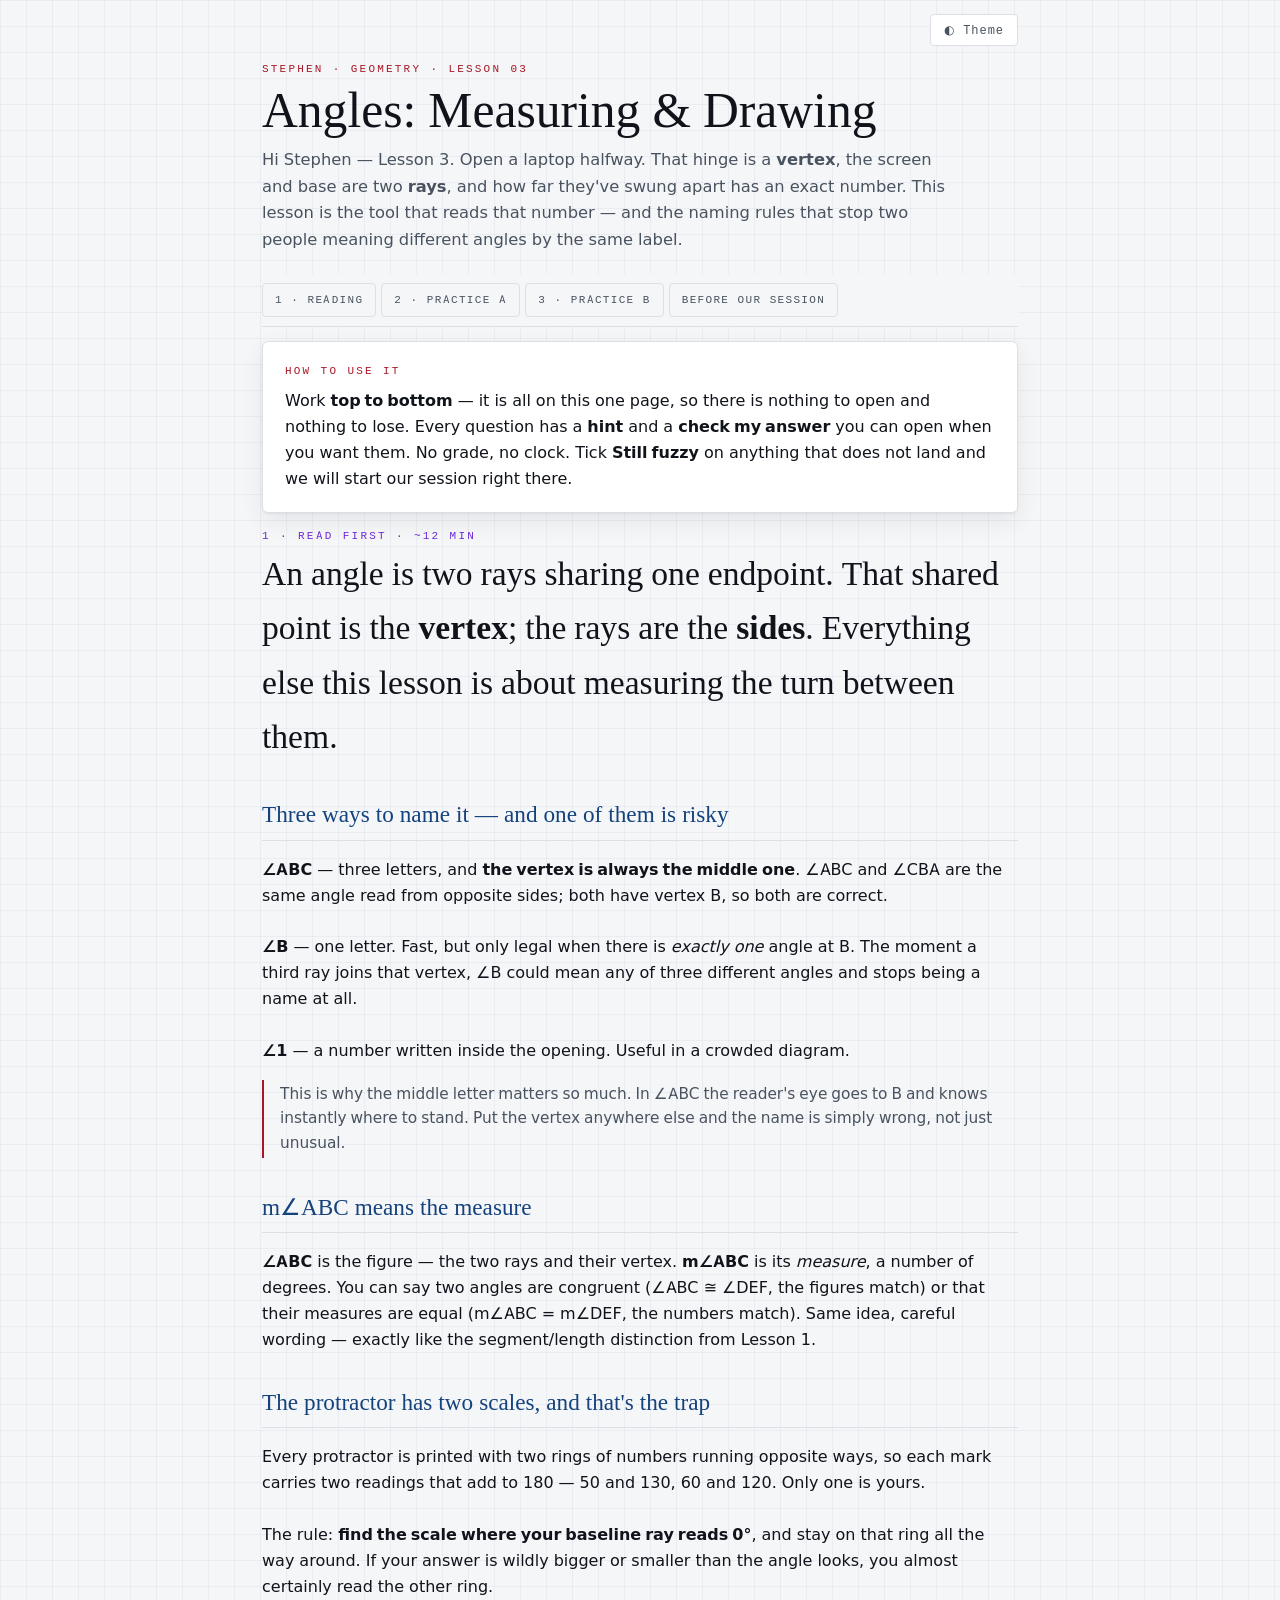
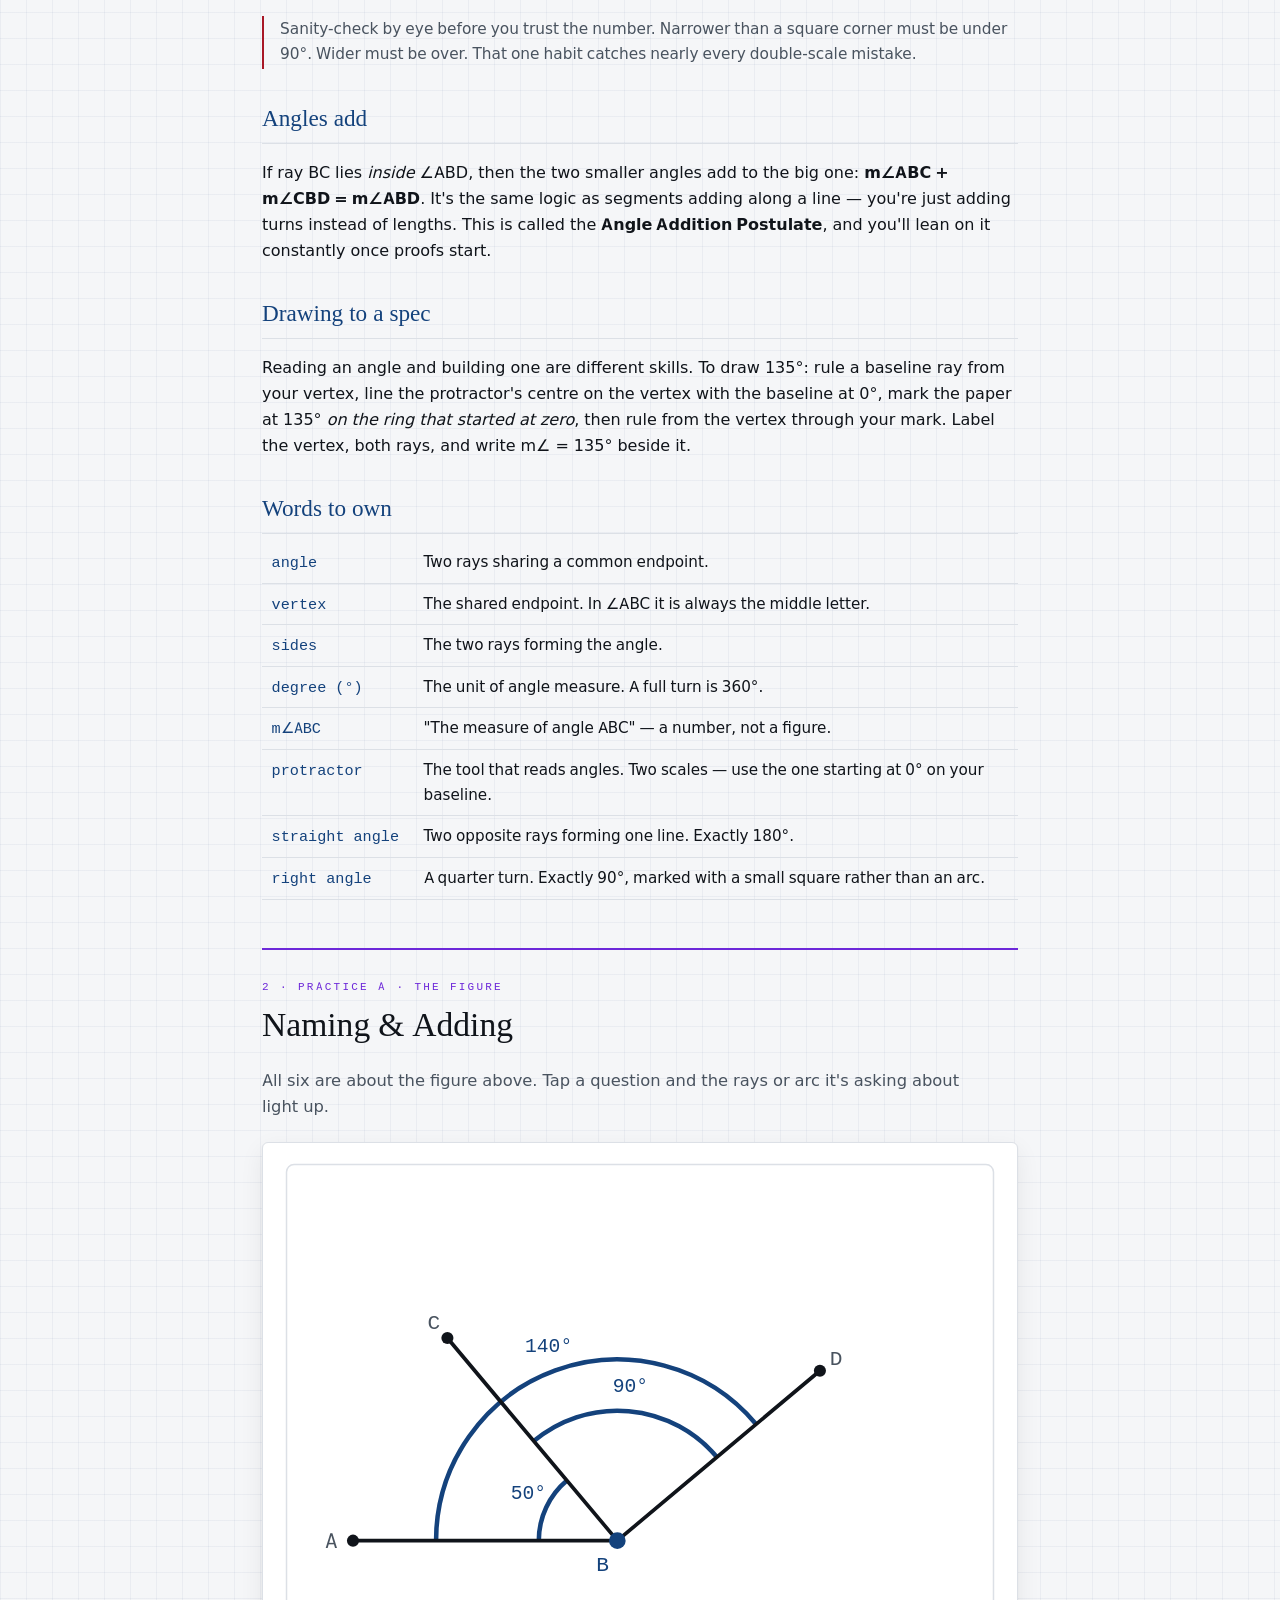
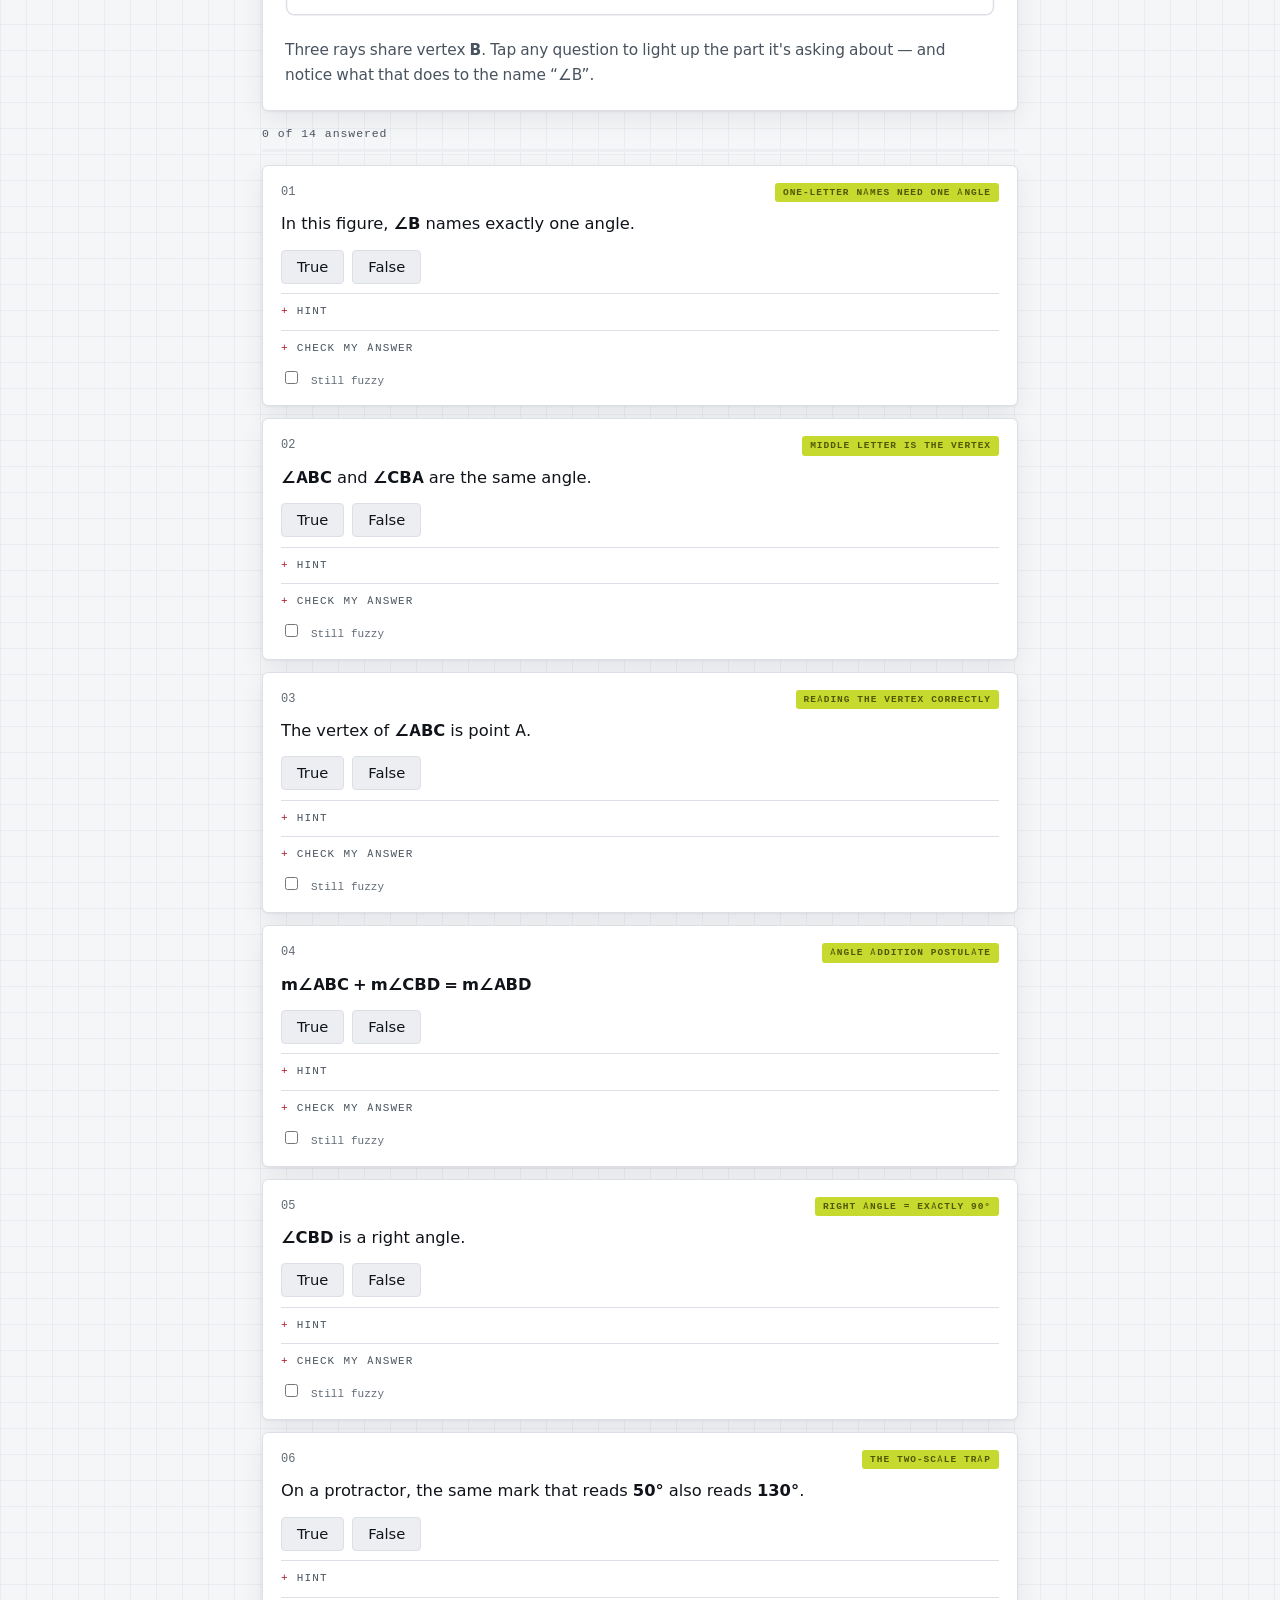
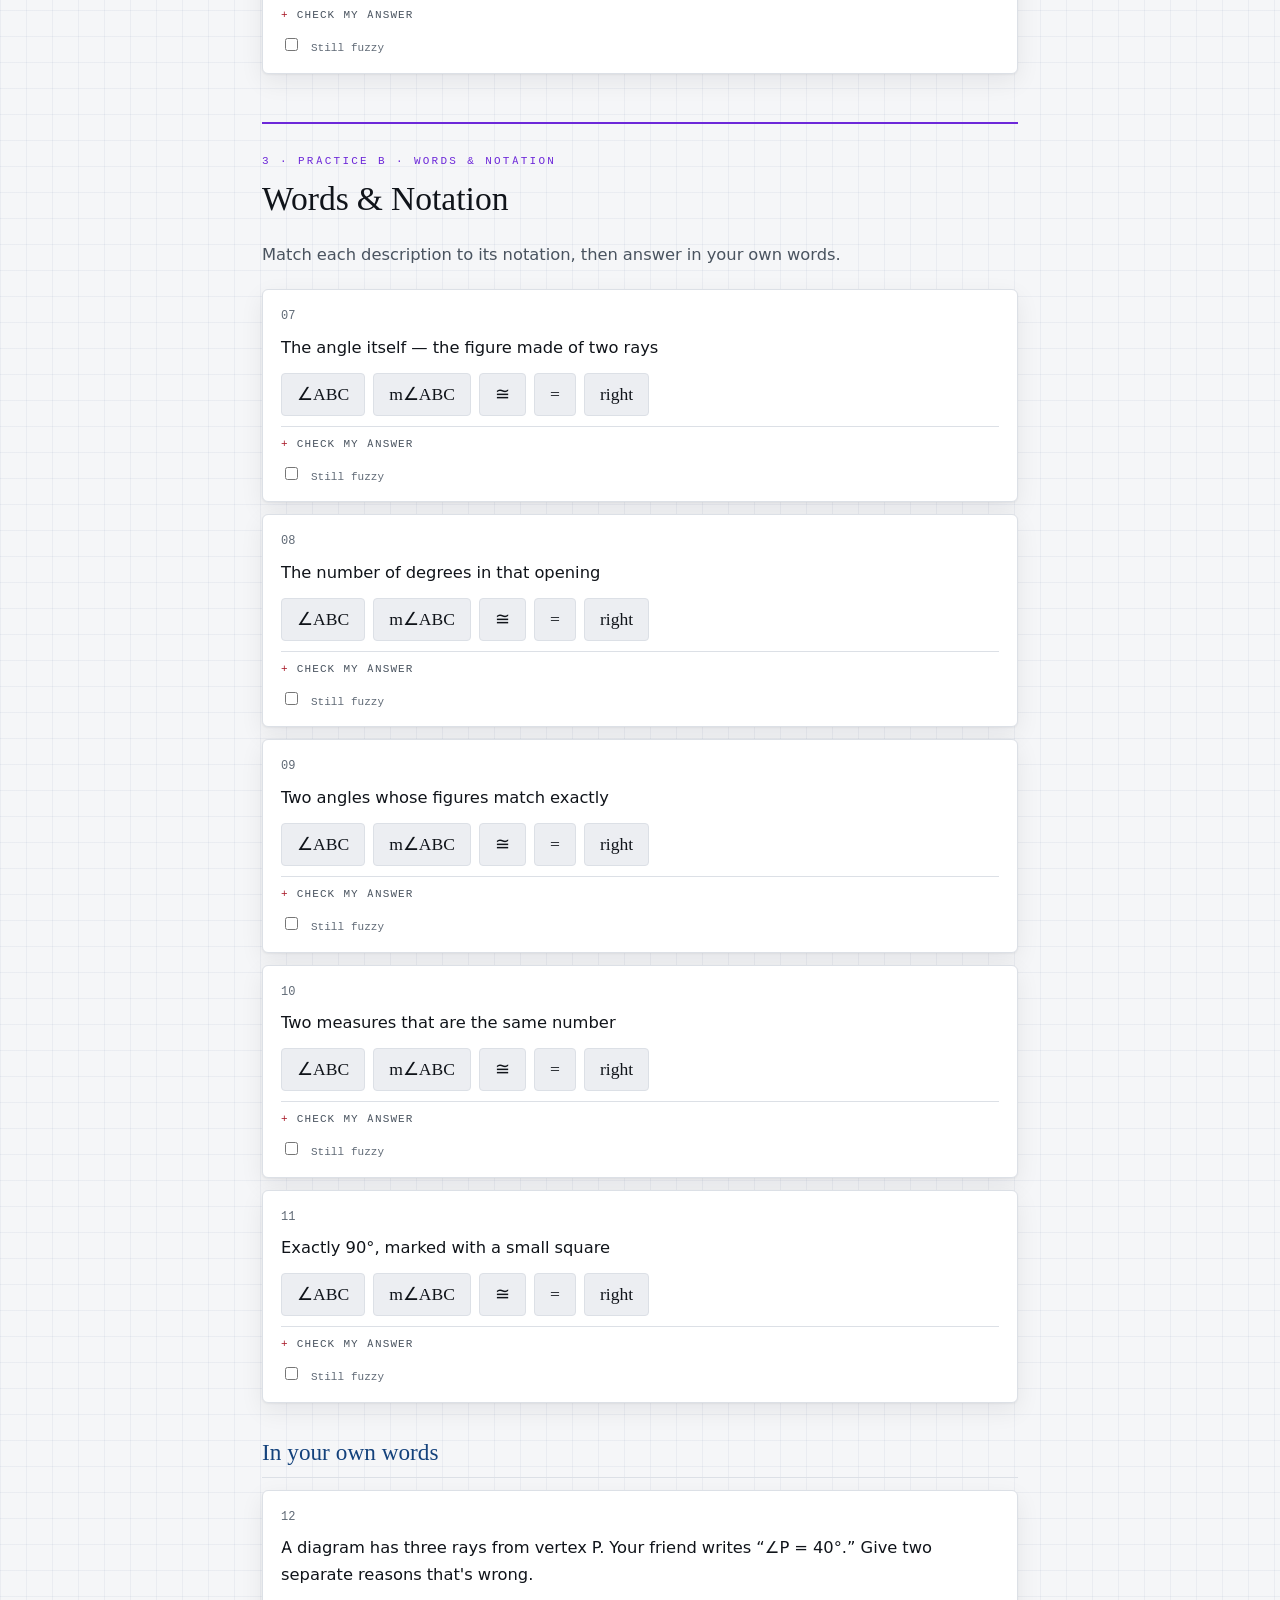
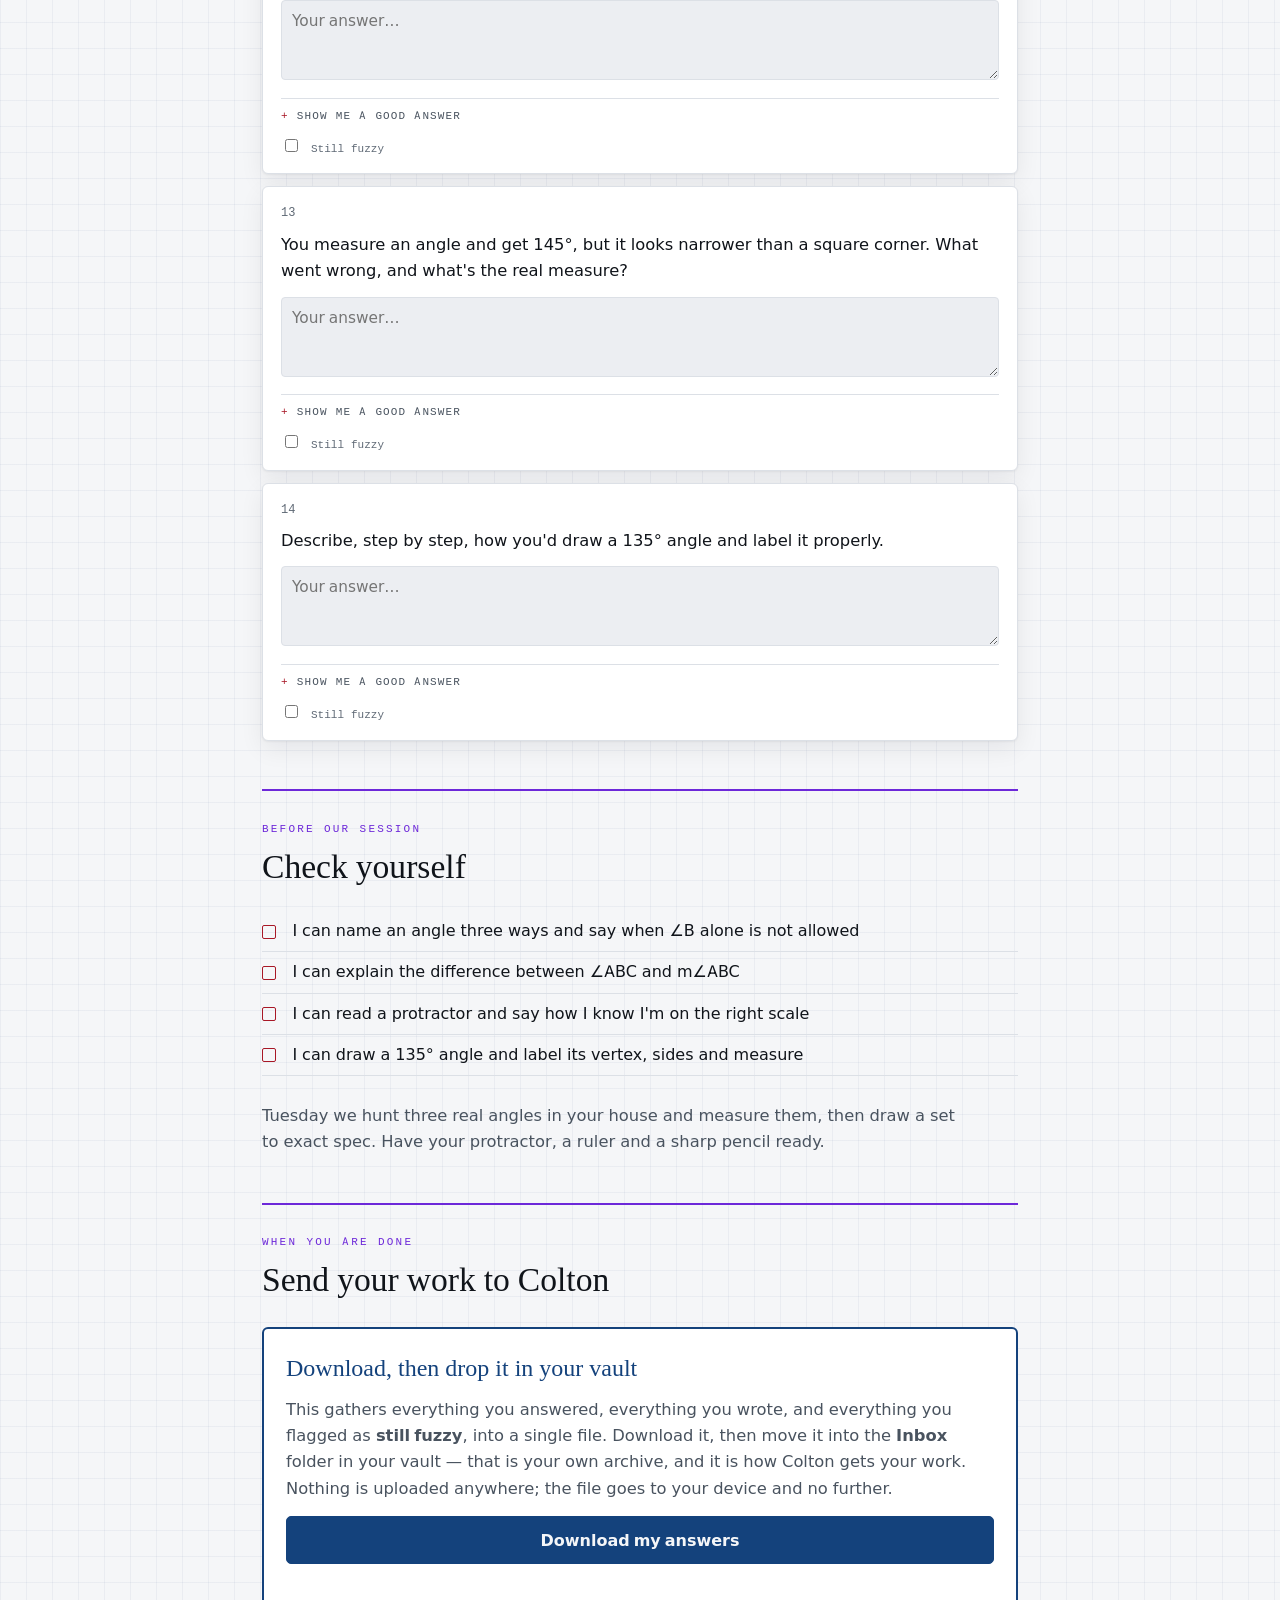
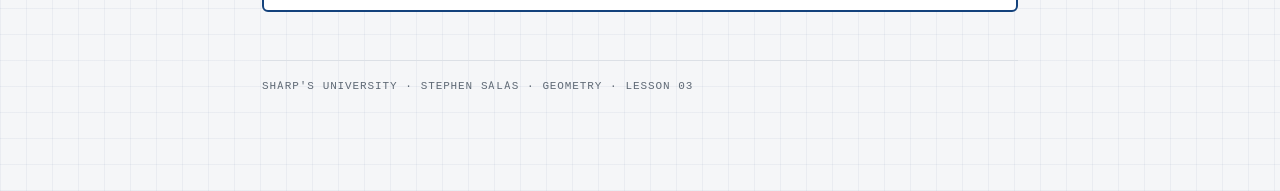
<file: lessons/lesson-03.html>
<!doctype html>
<html lang="en"><head><meta charset="utf-8">
<meta name="viewport" content="width=device-width,initial-scale=1">
<title>Angles: Measuring & Drawing — Stephen · Geometry</title>
<style>@font-face{font-family:"Spectral";src:url([data-uri]) format("woff2");font-weight:100 900;font-display:swap}@font-face{font-family:"Inter";src:url([data-uri]) format("woff2");font-weight:100 900;font-display:swap}@font-face{font-family:"DM Mono";src:url([data-uri]) format("woff2");font-weight:100 900;font-display:swap}
:root{--paper:#f5f6f8;--surface:#fff;--surface-2:#eceef2;--ink:#10141a;--muted:#49535f;--faint:#5f6975;--primary:#14427c;--primary-soft:#e3eaf4;--accent:#a81726;--accent-soft:#f7e4e6;--hivis:#c6d92e;--hivis-ink:#4f5806;--good:#1f6b4e;--good-soft:#e2f0e9;--line:#dce0e6;--grid:rgba(20,66,124,.05);--course:#6D28D9;
--shadow:0 1px 2px rgba(20,17,24,.05),0 8px 24px rgba(20,17,24,.07);
--serif:"Spectral",Georgia,serif;
--sans:"Inter",ui-sans-serif,system-ui,-apple-system,sans-serif;
--mono:"DM Mono",ui-monospace,Consolas,monospace}
@media(prefers-color-scheme:dark){:root{--paper:#0e1116;--surface:#171c24;--surface-2:#1f2530;--ink:#eaeef3;--muted:#97a2b0;--faint:#828d9b;--primary:#7fb2ff;--primary-soft:#132132;--accent:#ff7a7a;--accent-soft:#2a1618;--hivis:#d8e64a;--hivis-ink:#d8e64a;--good:#5ec99a;--good-soft:#12291f;--line:#242c38;--grid:rgba(127,178,255,.06);--course:#A78BFA;--shadow:0 1px 2px rgba(0,0,0,.3),0 10px 30px rgba(0,0,0,.35)}}
:root[data-theme="dark"]{--paper:#0e1116;--surface:#171c24;--surface-2:#1f2530;--ink:#eaeef3;--muted:#97a2b0;--faint:#828d9b;--primary:#7fb2ff;--primary-soft:#132132;--accent:#ff7a7a;--accent-soft:#2a1618;--hivis:#d8e64a;--hivis-ink:#d8e64a;--good:#5ec99a;--good-soft:#12291f;--line:#242c38;--grid:rgba(127,178,255,.06);--course:#A78BFA}
:root[data-theme="light"]{--paper:#f5f6f8;--surface:#fff;--surface-2:#eceef2;--ink:#10141a;--muted:#49535f;--faint:#5f6975;--primary:#14427c;--primary-soft:#e3eaf4;--accent:#a81726;--accent-soft:#f7e4e6;--hivis:#c6d92e;--hivis-ink:#4f5806;--good:#1f6b4e;--good-soft:#e2f0e9;--line:#dce0e6;--grid:rgba(20,66,124,.05);--course:#6D28D9}
*{box-sizing:border-box}
html{-webkit-text-size-adjust:100%;scroll-behavior:smooth}
body{margin:0;background:var(--paper);color:var(--ink);font-family:var(--sans);line-height:1.62;
 background-image:linear-gradient(var(--grid) 1px,transparent 1px),linear-gradient(90deg,var(--grid) 1px,transparent 1px);
 background-size:26px 26px}
img,svg{max-width:100%}
.wrap{max-width:820px;margin:0 auto;padding:0 clamp(16px,4vw,32px) 6rem}
.topbar{display:flex;justify-content:flex-end;padding:14px 0}
.themebtn{font-family:var(--mono);font-size:12px;letter-spacing:.08em;color:var(--muted);
 background:var(--surface);border:1px solid var(--line);border-radius:4px;padding:7px 13px;cursor:pointer}
.eyebrow{font-family:var(--mono);font-size:11px;letter-spacing:.2em;text-transform:uppercase;color:var(--accent);margin-bottom:.5rem}
.title{font-family:var(--serif);font-weight:400;font-size:clamp(2rem,5.4vw,3.1rem);line-height:1.06;margin:.1rem 0 .5rem}
.sub{color:var(--muted);font-size:1.02rem;margin:0 0 1.4rem;max-width:44rem}
a{color:var(--primary)}
.card{background:var(--surface);border:1px solid var(--line);border-radius:6px;box-shadow:var(--shadow);padding:20px 22px;margin:14px 0}
h2{font-family:var(--serif);font-weight:400;font-size:1.45rem;color:var(--primary);margin:2rem 0 .5rem;
 padding-bottom:.3rem;border-bottom:1px solid var(--line)}
.aside{border-left:2px solid var(--accent);padding:.1rem 0 .1rem 1rem;margin:1rem 0;color:var(--muted);font-size:.96rem}
.vocab{width:100%;border-collapse:collapse;font-size:.95rem}
.vocab td{padding:.5rem .6rem;border-bottom:1px solid var(--line);vertical-align:top}
.vocab td:first-child{font-family:var(--mono);color:var(--primary);white-space:nowrap;width:9.5rem}
.check{list-style:none;padding:0}
.check li{padding:.45rem 0 .45rem 1.9rem;position:relative;border-bottom:1px solid var(--line)}
.check li::before{content:"";position:absolute;left:0;top:.85rem;width:12px;height:12px;border:1.5px solid var(--accent);border-radius:2px}
.foot{margin-top:3rem;padding-top:1rem;border-top:1px solid var(--line);font-family:var(--mono);font-size:11px;letter-spacing:.08em;color:var(--faint)}
/* in-page nav — there are NO cross-file links anywhere in this document */
.nav{position:sticky;top:0;z-index:9;background:var(--paper);border-bottom:1px solid var(--line);
 display:flex;gap:5px;padding:9px 0;margin-bottom:.6rem;flex-wrap:wrap}
.nav a{font-family:var(--mono);font-size:11px;letter-spacing:.12em;text-transform:uppercase;
 text-decoration:none;color:var(--muted);padding:7px 12px;border:1px solid var(--line);border-radius:4px}
.nav a:hover{border-color:var(--primary);color:var(--primary)}
section{scroll-margin-top:64px}
section+section{margin-top:3rem;border-top:2px solid var(--course,var(--accent));padding-top:1.8rem}
.shead{font-family:var(--mono);font-size:11px;letter-spacing:.2em;text-transform:uppercase;color:var(--course,var(--accent))}
.stitle{font-family:var(--serif);font-weight:400;font-size:clamp(1.5rem,3.4vw,2.1rem);margin:.2rem 0 .8rem;color:var(--ink)}
/* questions */
.q{background:var(--surface);border:1px solid var(--line);border-radius:6px;box-shadow:var(--shadow);padding:16px 18px;margin:12px 0}
.q.on{border-color:var(--primary)}
.qhead{display:flex;gap:10px;align-items:baseline}
.qn{font-family:var(--mono);font-size:12px;color:var(--faint)}
.qconcept{font-family:var(--mono);font-size:9.5px;letter-spacing:.1em;text-transform:uppercase;
 background:var(--hivis);color:var(--hivis-ink);border-radius:3px;padding:2px 8px;margin-left:auto;font-weight:600}
.qstmt{margin:.5rem 0 .8rem;font-size:1.02rem}
.btns{display:flex;flex-wrap:wrap;gap:8px}
button.opt{font-family:var(--sans);font-size:.92rem;padding:7px 15px;border-radius:4px;cursor:pointer;
 background:var(--surface-2);border:1px solid var(--line);color:var(--ink)}
button.opt:hover{border-color:var(--primary)}
button.opt.sel{background:var(--primary);color:var(--paper);border-color:var(--primary)}
button.opt.sym{font-family:var(--serif);font-size:1.1rem}
.dt{margin-top:.6rem;border-top:1px solid var(--line);padding-top:.5rem}
.dt summary{font-family:var(--mono);font-size:11px;letter-spacing:.1em;text-transform:uppercase;
 color:var(--muted);cursor:pointer;list-style:none}
.dt summary::-webkit-details-marker{display:none}
.dt summary::before{content:"+ ";color:var(--accent)}
.dt[open] summary::before{content:"− "}
.dt .dtb{margin-top:.55rem;padding:.7rem .9rem;border-radius:4px;background:var(--surface-2);font-size:.95rem}
.dt.ans .dtb{background:var(--good-soft);border-left:3px solid var(--good)}
.verdict{margin:0 0 .5rem;font-family:var(--mono);font-size:.9rem;color:var(--muted)}
.trap{margin-top:.6rem;font-size:.9rem;color:var(--accent)}
.fuzzy{margin-top:.7rem;font-family:var(--mono);font-size:11px;color:var(--faint);cursor:pointer;user-select:none;display:block}
.fuzzy input{margin-right:6px;accent-color:var(--accent)}
.prog{font-family:var(--mono);font-size:11.5px;letter-spacing:.08em;color:var(--muted);margin:.8rem 0}
.bar{height:3px;background:var(--surface-2);border-radius:2px;margin-top:6px;overflow:hidden}
.bar i{display:block;height:100%;background:var(--course,var(--primary));width:0;transition:width .3s}
.drawer{background:var(--accent-soft);border:1px solid var(--accent);border-radius:6px;padding:16px 18px;margin:20px 0;display:none}
.drawer.show{display:block}
.drawer h3{font-family:var(--serif);font-weight:400;margin:0 0 .4rem;color:var(--ink)}
textarea{width:100%;min-height:80px;font-family:var(--sans);font-size:.96rem;padding:10px;
 background:var(--surface-2);border:1px solid var(--line);border-radius:4px;color:var(--ink);resize:vertical}
.send{background:var(--surface);border:2px solid var(--primary);border-radius:6px;padding:20px 22px;margin:18px 0}
.send h3{font-family:var(--serif);font-weight:400;font-size:1.5rem;margin:.1rem 0 .4rem;color:var(--primary)}
.sendbtn{font-family:var(--sans);font-size:1rem;font-weight:600;padding:13px 22px;border-radius:5px;cursor:pointer;
 background:var(--primary);color:var(--paper);border:1px solid var(--primary);width:100%;margin-top:.9rem}
.altbtn{font-family:var(--mono);font-size:11.5px;letter-spacing:.08em;text-transform:uppercase;padding:9px 14px;
 border-radius:4px;cursor:pointer;background:var(--surface-2);color:var(--muted);border:1px solid var(--line)}
.sendrow{display:flex;gap:8px;margin-top:.7rem;flex-wrap:wrap}
.status{font-family:var(--mono);font-size:11.5px;margin-top:.8rem;color:var(--good);min-height:1.2em}
.noscript{font-family:var(--mono);font-size:11.5px;color:var(--accent);margin-top:.7rem}
@media print{
 body{background:#fff}
 .themebtn,.btns,.prog,.nav,.drawer{display:none}
 .q,.card{box-shadow:none;break-inside:avoid}
 .dt{border-top:none}.dt summary{display:none}.dt .dtb{display:block!important}
}</style>
</head><body>
<div class="wrap">
<div class="topbar"><button class="themebtn" id="themebtn">◐ Theme</button></div>

<header>
  <div class="eyebrow">Stephen · Geometry · Lesson 03</div>
  <h1 class="title">Angles: Measuring & Drawing</h1>
  <p class="sub">Hi Stephen — Lesson 3. Open a laptop halfway. That hinge is a <b>vertex</b>, the screen and base are two <b>rays</b>, and how far they've swung apart has an exact number. This lesson is the tool that reads that number — and the naming rules that stop two people meaning different angles by the same label.</p>
</header>

<nav class="nav">
  <a href="#reading">1 · Reading</a>
  <a href="#practice-a">2 · Practice A</a>
  <a href="#practice-b">3 · Practice B</a>
  <a href="#done">Before our session</a>
</nav>

<div class="card">
  <div class="eyebrow">How to use it</div>
  Work <b>top to bottom</b> — it is all on this one page, so there is nothing to open and
  nothing to lose. Every question has a <b>hint</b> and a <b>check my answer</b> you can open
  when you want them. No grade, no clock. Tick <b>Still fuzzy</b> on anything that does not
  land and we will start our session right there.
</div>

<section id="reading">
  <div class="shead">1 · Read first · ~12 min</div>
  <div class="stitle">An angle is two rays sharing one endpoint. That shared point is the <b>vertex</b>; the rays are the <b>sides</b>. Everything else this lesson is about measuring the turn between them.</div>
  <h2>Three ways to name it — and one of them is risky</h2><p><b>∠ABC</b> — three letters, and <b>the vertex is always the middle one</b>. ∠ABC and ∠CBA are the same angle read from opposite sides; both have vertex B, so both are correct.<br><br><b>∠B</b> — one letter. Fast, but only legal when there is <em>exactly one</em> angle at B. The moment a third ray joins that vertex, ∠B could mean any of three different angles and stops being a name at all.<br><br><b>∠1</b> — a number written inside the opening. Useful in a crowded diagram.</p><div class="aside">This is why the middle letter matters so much. In ∠ABC the reader's eye goes to B and knows instantly where to stand. Put the vertex anywhere else and the name is simply wrong, not just unusual.</div><h2>m∠ABC means the measure</h2><p><b>∠ABC</b> is the figure — the two rays and their vertex. <b>m∠ABC</b> is its <em>measure</em>, a number of degrees. You can say two angles are congruent (∠ABC ≅ ∠DEF, the figures match) or that their measures are equal (m∠ABC = m∠DEF, the numbers match). Same idea, careful wording — exactly like the segment/length distinction from Lesson 1.</p><h2>The protractor has two scales, and that's the trap</h2><p>Every protractor is printed with two rings of numbers running opposite ways, so each mark carries two readings that add to 180 — 50 and 130, 60 and 120. Only one is yours.<br><br>The rule: <b>find the scale where your baseline ray reads 0°</b>, and stay on that ring all the way around. If your answer is wildly bigger or smaller than the angle looks, you almost certainly read the other ring.</p><div class="aside">Sanity-check by eye before you trust the number. Narrower than a square corner must be under 90°. Wider must be over. That one habit catches nearly every double-scale mistake.</div><h2>Angles add</h2><p>If ray BC lies <em>inside</em> ∠ABD, then the two smaller angles add to the big one: <b>m∠ABC + m∠CBD = m∠ABD</b>. It's the same logic as segments adding along a line — you're just adding turns instead of lengths. This is called the <b>Angle Addition Postulate</b>, and you'll lean on it constantly once proofs start.</p><h2>Drawing to a spec</h2><p>Reading an angle and building one are different skills. To draw 135°: rule a baseline ray from your vertex, line the protractor's centre on the vertex with the baseline at 0°, mark the paper at 135° <em>on the ring that started at zero</em>, then rule from the vertex through your mark. Label the vertex, both rays, and write m∠ = 135° beside it.</p>
  <h2>Words to own</h2>
  <table class="vocab"><tr><td>angle</td><td>Two rays sharing a common endpoint.</td></tr><tr><td>vertex</td><td>The shared endpoint. In ∠ABC it is always the middle letter.</td></tr><tr><td>sides</td><td>The two rays forming the angle.</td></tr><tr><td>degree (°)</td><td>The unit of angle measure. A full turn is 360°.</td></tr><tr><td>m∠ABC</td><td>"The measure of angle ABC" — a number, not a figure.</td></tr><tr><td>protractor</td><td>The tool that reads angles. Two scales — use the one starting at 0° on your baseline.</td></tr><tr><td>straight angle</td><td>Two opposite rays forming one line. Exactly 180°.</td></tr><tr><td>right angle</td><td>A quarter turn. Exactly 90°, marked with a small square rather than an arc.</td></tr></table>
</section>

<section id="practice-a">
  <div class="shead">2 · Practice A · the figure</div>
  <div class="stitle">Naming & Adding</div>
  <p class="sub">All six are about the figure above. Tap a question and the rays or arc it's asking about light up.</p>
  <div class="card"><svg viewBox="0 0 470 300" role="img" aria-label="Three rays from vertex B">
    <rect x="1" y="1" width="468" height="298" rx="5" fill="none" stroke="var(--line)"/>
    <g data-k="ABC"><path d="M186.6 210.2 A52 52 0 0 0 168.0 250.0"
      fill="none" stroke="var(--primary)" stroke-width="3"/>
      <text x="161.1" y="222.5" text-anchor="middle"
        font-family="var(--mono)" font-size="13" fill="var(--primary)">50°</text></g><g data-k="CBD"><path d="M285.9 194.7 A86 86 0 0 0 164.7 184.1"
      fill="none" stroke="var(--primary)" stroke-width="3"/>
      <text x="228.6" y="151.4" text-anchor="middle"
        font-family="var(--mono)" font-size="13" fill="var(--primary)">90°</text></g><g data-k="ABD"><path d="M311.9 172.9 A120 120 0 0 0 100.0 250.0"
      fill="none" stroke="var(--primary)" stroke-width="3"/>
      <text x="174.5" y="125.0" text-anchor="middle"
        font-family="var(--mono)" font-size="13" fill="var(--primary)">140°</text></g><g data-k="BA"><line x1="220" y1="250" x2="45.0" y2="250.0"
      stroke="var(--ink)" stroke-width="2.5" stroke-linecap="round"/>
      <circle cx="45.0" cy="250.0" r="4" fill="var(--ink)"/>
      <text x="31.0" y="255.0"
        text-anchor="middle" font-family="var(--mono)" font-size="14" fill="var(--muted)">A</text></g><g data-k="BC"><line x1="220" y1="250" x2="107.5" y2="115.9"
      stroke="var(--ink)" stroke-width="2.5" stroke-linecap="round"/>
      <circle cx="107.5" cy="115.9" r="4" fill="var(--ink)"/>
      <text x="98.5" y="110.2"
        text-anchor="middle" font-family="var(--mono)" font-size="14" fill="var(--muted)">C</text></g><g data-k="BD"><line x1="220" y1="250" x2="354.1" y2="137.5"
      stroke="var(--ink)" stroke-width="2.5" stroke-linecap="round"/>
      <circle cx="354.1" cy="137.5" r="4" fill="var(--ink)"/>
      <text x="364.8" y="133.5"
        text-anchor="middle" font-family="var(--mono)" font-size="14" fill="var(--muted)">D</text></g>
    <circle cx="220" cy="250" r="5.5" fill="var(--primary)"/>
    <text x="206" y="270" font-family="var(--mono)" font-size="14" fill="var(--primary)">B</text></svg><div class="aside" style="border:none;padding-left:0;margin:.8rem 0 0">Three rays share vertex <b>B</b>. Tap any question to light up the part it's asking about — and notice what that does to the name “∠B”.</div></div>
  <div class="prog"><span id="pt">0 of 6 answered</span><div class="bar"><i id="pb"></i></div></div>
  
<div class="q" id="q1" data-hi='["BA","BC","BD"]'>
  <div class="qhead"><span class="qn">01</span><span class="qconcept">One-letter names need one angle</span></div>
  <div class="qstmt">In this figure, <b>∠B</b> names exactly one angle.</div>
  <div class="btns"><button class="opt" data-v="True">True</button><button class="opt" data-v="False">False</button></div>
  <details class="dt"><summary>Hint</summary><div class="dtb">Count the rays at B. How many different openings can you make from them?</div></details>
  <details class="dt ans"><summary>Check my answer</summary>
    <div class="dtb"><p class="verdict">Answer: <b>False</b></p>
         <p>Three rays leave B, so there are three different angles at that vertex: ∠ABC, ∠CBD and ∠ABD.</p>With three rays at B there are three angles there, so <b>∠B</b> could mean any of them. A one-letter name is only legal when the vertex has exactly one angle. <b>False.</b><div class="trap">⚑ ∠B isn't "a bit vague" here — it's not a name at all. If a reader can't tell which angle you mean, you haven't named one.</div></div>
  </details>
  <label class="fuzzy"><input type="checkbox" data-fz="1"> Still fuzzy</label>
</div>
<div class="q" id="q2" data-hi='["ABC"]'>
  <div class="qhead"><span class="qn">02</span><span class="qconcept">Middle letter is the vertex</span></div>
  <div class="qstmt"><b>∠ABC</b> and <b>∠CBA</b> are the same angle.</div>
  <div class="btns"><button class="opt" data-v="True">True</button><button class="opt" data-v="False">False</button></div>
  <details class="dt"><summary>Hint</summary><div class="dtb">Which letter is the vertex in each name? Does anything else change?</div></details>
  <details class="dt ans"><summary>Check my answer</summary>
    <div class="dtb"><p class="verdict">Answer: <b>True</b></p>
         <p>Both names put <b>B</b> in the middle, so both describe the opening between ray BA and ray BC.</p>The vertex is the middle letter in both, and the outer two letters just say which ray you read first. Same vertex, same two sides, <b>same angle. True.</b></div>
  </details>
  <label class="fuzzy"><input type="checkbox" data-fz="2"> Still fuzzy</label>
</div>
<div class="q" id="q3" data-hi='["ABC"]'>
  <div class="qhead"><span class="qn">03</span><span class="qconcept">Reading the vertex correctly</span></div>
  <div class="qstmt">The vertex of <b>∠ABC</b> is point A.</div>
  <div class="btns"><button class="opt" data-v="True">True</button><button class="opt" data-v="False">False</button></div>
  <details class="dt"><summary>Hint</summary><div class="dtb">Middle letter. Always.</div></details>
  <details class="dt ans"><summary>Check my answer</summary>
    <div class="dtb"><p class="verdict">Answer: <b>False</b></p>
         <p>A and C sit out on the rays. <b>B</b> is where they meet.</p>The vertex is always the middle letter, so the vertex of ∠ABC is <b>B</b>. A is just a point out along one side. <b>False.</b></div>
  </details>
  <label class="fuzzy"><input type="checkbox" data-fz="3"> Still fuzzy</label>
</div>
<div class="q" id="q4" data-hi='["ABC","CBD","ABD"]'>
  <div class="qhead"><span class="qn">04</span><span class="qconcept">Angle Addition Postulate</span></div>
  <div class="qstmt"><b>m∠ABC + m∠CBD = m∠ABD</b></div>
  <div class="btns"><button class="opt" data-v="True">True</button><button class="opt" data-v="False">False</button></div>
  <details class="dt"><summary>Hint</summary><div class="dtb">Add the two smaller arcs. Does the total match the outer one?</div></details>
  <details class="dt ans"><summary>Check my answer</summary>
    <div class="dtb"><p class="verdict">Answer: <b>True</b></p>
         <p>Ray BC sits <em>inside</em> the big angle, splitting 140° into 50° and 90°.</p>50° + 90° = 140°. Because ray BC lies inside ∠ABD, the two smaller angles add to the whole — the <b>Angle Addition Postulate</b>. <b>True.</b></div>
  </details>
  <label class="fuzzy"><input type="checkbox" data-fz="4"> Still fuzzy</label>
</div>
<div class="q" id="q5" data-hi='["CBD"]'>
  <div class="qhead"><span class="qn">05</span><span class="qconcept">Right angle = exactly 90°</span></div>
  <div class="qstmt"><b>∠CBD</b> is a right angle.</div>
  <div class="btns"><button class="opt" data-v="True">True</button><button class="opt" data-v="False">False</button></div>
  <details class="dt"><summary>Hint</summary><div class="dtb">What does the arc between rays BC and BD measure?</div></details>
  <details class="dt ans"><summary>Check my answer</summary>
    <div class="dtb"><p class="verdict">Answer: <b>True</b></p>
         <p>That arc reads 90° — a quarter turn, a square corner.</p>m∠CBD = 90°, which is exactly a right angle. <b>True.</b> In a finished drawing you'd mark it with a small square instead of an arc.</div>
  </details>
  <label class="fuzzy"><input type="checkbox" data-fz="5"> Still fuzzy</label>
</div>
<div class="q" id="q6" data-hi='["ABC"]'>
  <div class="qhead"><span class="qn">06</span><span class="qconcept">The two-scale trap</span></div>
  <div class="qstmt">On a protractor, the same mark that reads <b>50°</b> also reads <b>130°</b>.</div>
  <div class="btns"><button class="opt" data-v="True">True</button><button class="opt" data-v="False">False</button></div>
  <details class="dt"><summary>Hint</summary><div class="dtb">How many rings of numbers are printed on a protractor, and which way do they run?</div></details>
  <details class="dt ans"><summary>Check my answer</summary>
    <div class="dtb"><p class="verdict">Answer: <b>True</b></p>
         <p>∠ABC really is 50° — but the outer ring at that same mark says 130°.</p>Both scales are printed on every protractor and they run opposite ways, so each mark carries two readings that add to 180. <b>True</b> — and the one you want is the ring where your baseline ray reads <b>0°</b>.<div class="trap">⚑ Check by eye first. This opening is clearly narrower than a square corner, so 130° was never possible. That habit catches almost every double-scale error.</div></div>
  </details>
  <label class="fuzzy"><input type="checkbox" data-fz="6"> Still fuzzy</label>
</div>
</section>

<section id="practice-b">
  <div class="shead">3 · Practice B · words & notation</div>
  <div class="stitle">Words & Notation</div>
  <p class="sub">Match each description to its notation, then answer in your own words.</p>
  
<div class="q" id="q7">
  <div class="qhead"><span class="qn">07</span></div>
  <div class="qstmt">The angle itself — the figure made of two rays</div>
  <div class="btns"><button class="opt sym" data-v="∠ABC">∠ABC</button><button class="opt sym" data-v="m∠ABC">m∠ABC</button><button class="opt sym" data-v="≅">≅</button><button class="opt sym" data-v="=">=</button><button class="opt sym" data-v="right">right</button></div>
  
  <details class="dt ans"><summary>Check my answer</summary>
    <div class="dtb"><p class="verdict">Answer: <b>∠ABC</b></p>
         <b>∠ABC</b> is the figure: vertex B with sides BA and BC.</div>
  </details>
  <label class="fuzzy"><input type="checkbox" data-fz="7"> Still fuzzy</label>
</div>
<div class="q" id="q8">
  <div class="qhead"><span class="qn">08</span></div>
  <div class="qstmt">The number of degrees in that opening</div>
  <div class="btns"><button class="opt sym" data-v="∠ABC">∠ABC</button><button class="opt sym" data-v="m∠ABC">m∠ABC</button><button class="opt sym" data-v="≅">≅</button><button class="opt sym" data-v="=">=</button><button class="opt sym" data-v="right">right</button></div>
  
  <details class="dt ans"><summary>Check my answer</summary>
    <div class="dtb"><p class="verdict">Answer: <b>m∠ABC</b></p>
         <b>m∠ABC</b> is the <em>measure</em> — a number. The ∠ is the shape; the m is the size.</div>
  </details>
  <label class="fuzzy"><input type="checkbox" data-fz="8"> Still fuzzy</label>
</div>
<div class="q" id="q9">
  <div class="qhead"><span class="qn">09</span></div>
  <div class="qstmt">Two angles whose figures match exactly</div>
  <div class="btns"><button class="opt sym" data-v="∠ABC">∠ABC</button><button class="opt sym" data-v="m∠ABC">m∠ABC</button><button class="opt sym" data-v="≅">≅</button><button class="opt sym" data-v="=">=</button><button class="opt sym" data-v="right">right</button></div>
  
  <details class="dt ans"><summary>Check my answer</summary>
    <div class="dtb"><p class="verdict">Answer: <b>≅</b></p>
         <b>≅</b> is congruent — used between figures, as in ∠ABC ≅ ∠DEF.</div>
  </details>
  <label class="fuzzy"><input type="checkbox" data-fz="9"> Still fuzzy</label>
</div>
<div class="q" id="q10">
  <div class="qhead"><span class="qn">10</span></div>
  <div class="qstmt">Two measures that are the same number</div>
  <div class="btns"><button class="opt sym" data-v="∠ABC">∠ABC</button><button class="opt sym" data-v="m∠ABC">m∠ABC</button><button class="opt sym" data-v="≅">≅</button><button class="opt sym" data-v="=">=</button><button class="opt sym" data-v="right">right</button></div>
  
  <details class="dt ans"><summary>Check my answer</summary>
    <div class="dtb"><p class="verdict">Answer: <b>=</b></p>
         <b>=</b> is for values, as in m∠ABC = m∠DEF. Same distinction as segments and lengths in Lesson 1.</div>
  </details>
  <label class="fuzzy"><input type="checkbox" data-fz="10"> Still fuzzy</label>
</div>
<div class="q" id="q11">
  <div class="qhead"><span class="qn">11</span></div>
  <div class="qstmt">Exactly 90°, marked with a small square</div>
  <div class="btns"><button class="opt sym" data-v="∠ABC">∠ABC</button><button class="opt sym" data-v="m∠ABC">m∠ABC</button><button class="opt sym" data-v="≅">≅</button><button class="opt sym" data-v="=">=</button><button class="opt sym" data-v="right">right</button></div>
  
  <details class="dt ans"><summary>Check my answer</summary>
    <div class="dtb"><p class="verdict">Answer: <b>right</b></p>
         A <b>right</b> angle. It gets a square rather than an arc precisely so you never have to measure it.</div>
  </details>
  <label class="fuzzy"><input type="checkbox" data-fz="11"> Still fuzzy</label>
</div>
  <h2>In your own words</h2>
  
<div class="q" id="q12">
  <div class="qhead"><span class="qn">12</span></div>
  <div class="qstmt">A diagram has three rays from vertex P. Your friend writes “∠P = 40°.” Give two separate reasons that's wrong.</div>
  <textarea placeholder="Your answer…"></textarea>
  
  <details class="dt ans"><summary>Show me a good answer</summary>
    <div class="dtb">First, <b>∠P</b> is ambiguous — three rays at P means three angles, so the name doesn't identify one. Second, ∠P is a <em>figure</em> and can't equal a number; the measure is written <b>m∠P</b>. It should read something like m∠QPR = 40°.</div>
  </details>
  <label class="fuzzy"><input type="checkbox" data-fz="12"> Still fuzzy</label>
</div>
<div class="q" id="q13">
  <div class="qhead"><span class="qn">13</span></div>
  <div class="qstmt">You measure an angle and get 145°, but it looks narrower than a square corner. What went wrong, and what's the real measure?</div>
  <textarea placeholder="Your answer…"></textarea>
  
  <details class="dt ans"><summary>Show me a good answer</summary>
    <div class="dtb">You read the wrong ring. Narrower than square means under 90°, so 145° was impossible. The two scales add to 180, so the real measure is 180 − 145 = <b>35°</b>.</div>
  </details>
  <label class="fuzzy"><input type="checkbox" data-fz="13"> Still fuzzy</label>
</div>
<div class="q" id="q14">
  <div class="qhead"><span class="qn">14</span></div>
  <div class="qstmt">Describe, step by step, how you'd draw a 135° angle and label it properly.</div>
  <textarea placeholder="Your answer…"></textarea>
  
  <details class="dt ans"><summary>Show me a good answer</summary>
    <div class="dtb">Rule a baseline ray from your vertex. Put the protractor's centre on the vertex with the baseline at <b>0°</b>. Find 135° <em>on the ring that started at zero</em> and mark it. Rule from the vertex through the mark. Label the vertex, both rays, and write m∠ = 135°.</div>
  </details>
  <label class="fuzzy"><input type="checkbox" data-fz="14"> Still fuzzy</label>
</div>
</section>

<section id="done">
  <div class="shead">Before our session</div>
  <div class="stitle">Check yourself</div>
  <ul class="check"><li>I can name an angle three ways and say when ∠B alone is not allowed</li><li>I can explain the difference between ∠ABC and m∠ABC</li><li>I can read a protractor and say how I know I'm on the right scale</li><li>I can draw a 135° angle and label its vertex, sides and measure</li></ul>
  <div class="drawer" id="drawer"><h3>Start here with Colton</h3><div>These are the ones you flagged:</div><ul></ul></div>
  <p class="sub" style="margin-top:1.6rem">Tuesday we hunt three real angles in your house and measure them, then draw a set to exact spec. Have your protractor, a ruler and a sharp pencil ready.</p>
</section>

<section id="send">
  <div class="shead">When you are done</div>
  <div class="stitle">Send your work to Colton</div>
  <div class="send">
    <h3>Download, then drop it in your vault</h3>
    <p class="sub" style="margin:0">This gathers everything you answered, everything you wrote, and
    everything you flagged as <b>still fuzzy</b>, into a single file. Download it, then move it into
    the <b>Inbox</b> folder in your vault &mdash; that is your own archive, and it is how Colton gets
    your work. Nothing is uploaded anywhere; the file goes to your device and no further.</p>
    <button class="sendbtn" id="dl">Download my answers</button>
    <div class="status" id="status"></div>
    <noscript><div class="noscript">Downloading needs scripts on. Without them you can still read
      and work the whole page &mdash; write your answers into this week&rsquo;s Compass note instead.</div></noscript>
  </div>
</section>

<div class="foot">SHARP'S UNIVERSITY · STEPHEN SALAS · GEOMETRY · LESSON 03</div>
</div>
<script>
(function(){var r=document.documentElement,b=document.getElementById('themebtn');
 if(!b)return;b.addEventListener('click',function(){
  var cur=r.getAttribute('data-theme')||(matchMedia('(prefers-color-scheme:dark)').matches?'dark':'light');
  r.setAttribute('data-theme',cur==='dark'?'light':'dark');});})();
(function(){
  var qs=[].slice.call(document.querySelectorAll('.q'));
  var A=document.getElementById('rA'),B=document.getElementById('rB');
  function light(keys){
    document.querySelectorAll('[data-k]').forEach(function(g){g.style.opacity=keys?'.2':'1';});
    if(A){A.setAttribute('fill-opacity','0');B.setAttribute('fill-opacity','0');}
    (keys||[]).forEach(function(k){
      if(A){ if(k==='A'||k==='both')A.setAttribute('fill-opacity','.12');
             if(k==='B'||k==='both')B.setAttribute('fill-opacity','.12'); }
      document.querySelectorAll('[data-k="'+k+'"]').forEach(function(g){g.style.opacity='1';});});
  }
  function prog(){
    var d=document.querySelectorAll('.q[data-done]').length;
    var t=document.getElementById('pt'),bar=document.getElementById('pb');
    if(t)t.textContent=d+' of '+qs.length+' answered';
    if(bar)bar.style.width=(d/qs.length*100)+'%';
  }
  qs.forEach(function(box){
    box.addEventListener('click',function(){
      qs.forEach(function(x){x.classList.remove('on');}); box.classList.add('on');
      var hi=box.getAttribute('data-hi'); if(hi)light(JSON.parse(hi));});
    box.querySelectorAll('.opt').forEach(function(b){
      b.addEventListener('click',function(){
        box.querySelectorAll('.opt').forEach(function(x){x.classList.remove('sel');});
        b.classList.add('sel'); box.querySelector('.ans').open=true;
        box.dataset.done='1'; prog();});});
  });
  var drawer=document.getElementById('drawer');
  document.querySelectorAll('[data-fz]').forEach(function(cb){
    cb.addEventListener('change',function(){
      var on=[].slice.call(document.querySelectorAll('[data-fz]:checked'));
      if(!drawer)return;
      drawer.classList.toggle('show',on.length>0);
      drawer.querySelector('ul').innerHTML=on.map(function(c){
        var box=c.closest('.q'), con=box.querySelector('.qconcept');
        return '<li><b>'+box.querySelector('.qn').textContent+'</b> — '+(con?con.textContent:'')+'</li>';}).join('');});
  });
  prog();

  /* ── autosave ───────────────────────────────────────────────────────────
   * Stephen works across several sittings on a tablet. Losing a page of typing
   * to a tab close would be enough to stop him using this at all. */
  var KEY='su-L03';
  function state(){
    var o={a:{},w:{},f:[]};
    qs.forEach(function(box){
      var sel=box.querySelector('.opt.sel'); if(sel)o.a[box.id]=sel.dataset.v;
      var ta=box.querySelector('textarea'); if(ta&&ta.value.trim())o.w[box.id]=ta.value.trim();
    });
    document.querySelectorAll('[data-fz]:checked').forEach(function(c){o.f.push(c.dataset.fz);});
    return o;
  }
  function save(){ try{localStorage.setItem(KEY,JSON.stringify(state()));}catch(e){} }
  function restore(){
    var raw; try{raw=localStorage.getItem(KEY);}catch(e){return;}
    if(!raw)return; var o;
    try{o=JSON.parse(raw);}catch(e){return;}
    Object.keys(o.a||{}).forEach(function(id){
      var box=document.getElementById(id); if(!box)return;
      box.querySelectorAll('.opt').forEach(function(b){
        if(b.dataset.v===o.a[id]){b.classList.add('sel');box.dataset.done='1';}});
    });
    Object.keys(o.w||{}).forEach(function(id){
      var box=document.getElementById(id); if(box&&box.querySelector('textarea'))box.querySelector('textarea').value=o.w[id];
    });
    (o.f||[]).forEach(function(n){
      var cb=document.querySelector('[data-fz="'+n+'"]');
      if(cb){cb.checked=true;cb.dispatchEvent(new Event('change'));}
    });
    prog();
  }
  restore();
  document.addEventListener('input',save,true);
  document.addEventListener('click',function(e){ if(e.target.closest('.opt,[data-fz]'))setTimeout(save,0); },true);

  /* ── build the submission ─────────────────────────────────────────────── */
  function pad(n){return String(n).padStart(2,'0');}
  function today(){var d=new Date();return d.getFullYear()+'-'+pad(d.getMonth()+1)+'-'+pad(d.getDate());}
  var NL=String.fromCharCode(10);
  function markdown(){
    var o=state(), out=[];
    out.push('---','kind: submission','lesson: 3','student: Stephen Salas','date: '+today(),'---','');
    out.push('# L03 — Angles: Measuring & Drawing','','Sent from the Practice Pack on '+today()+'.','');
    out.push('## Answers','');
    qs.forEach(function(box){
      if(box.querySelector('textarea'))return;
      var n=box.querySelector('.qn').textContent;
      var stmt=box.querySelector('.qstmt').textContent.trim();
      var mine=o.a[box.id]||'—';
      out.push('- **'+n+'** '+stmt);
      out.push('  → *'+mine+'*');
    });
    var wrote=Object.keys(o.w||{});
    if(wrote.length){
      out.push('','## In my own words','');
      wrote.forEach(function(id){
        var box=document.getElementById(id);
        out.push('**'+box.querySelector('.qn').textContent+'** '+box.querySelector('.qstmt').textContent.trim(),'',o.w[id],'');
      });
    }
    out.push('','## Still fuzzy','');
    if(!o.f.length){ out.push('- (nothing flagged)'); }
    else o.f.forEach(function(n){
      var box=document.getElementById('q'+n), con=box.querySelector('.qconcept');
      out.push('- [ ] **'+pad(n)+'** '+(con?con.textContent:'')+' — '+box.querySelector('.qstmt').textContent.trim());
    });
    return out.join(NL);
  }
  var st=document.getElementById('status');
  function say(m){ if(st)st.textContent=m; }

  var copyBtn=document.getElementById('copy');
  if(copyBtn) copyBtn.addEventListener('click',function(){
    var md=markdown();
    function fallback(){
      var ta=document.createElement('textarea'); ta.value=md;
      ta.style.cssText='position:fixed;opacity:0'; document.body.appendChild(ta);
      ta.select(); try{document.execCommand('copy');say('Copied.');}
      catch(e){say('Could not copy automatically. Use “Download a copy”.');}
      document.body.removeChild(ta);
    }
    if(navigator.clipboard&&navigator.clipboard.writeText){
      navigator.clipboard.writeText(md).then(function(){say('Copied.');},fallback);
    } else fallback();
  });
  var dlBtn=document.getElementById('dl');
  if(dlBtn) dlBtn.addEventListener('click',function(){
    try{
      var blob=new Blob([markdown()],{type:'text/markdown'});
      var a=document.createElement('a');
      a.href=URL.createObjectURL(blob);
      a.download=today()+' L03 Stephen.md';
      document.body.appendChild(a); a.click(); document.body.removeChild(a);
      say('Saved. Now move that file into the Inbox folder in your vault.');
    }catch(e){ say('Download blocked here — try “Copy instead”.'); }
  });
})();</script>
</body></html>
</file>
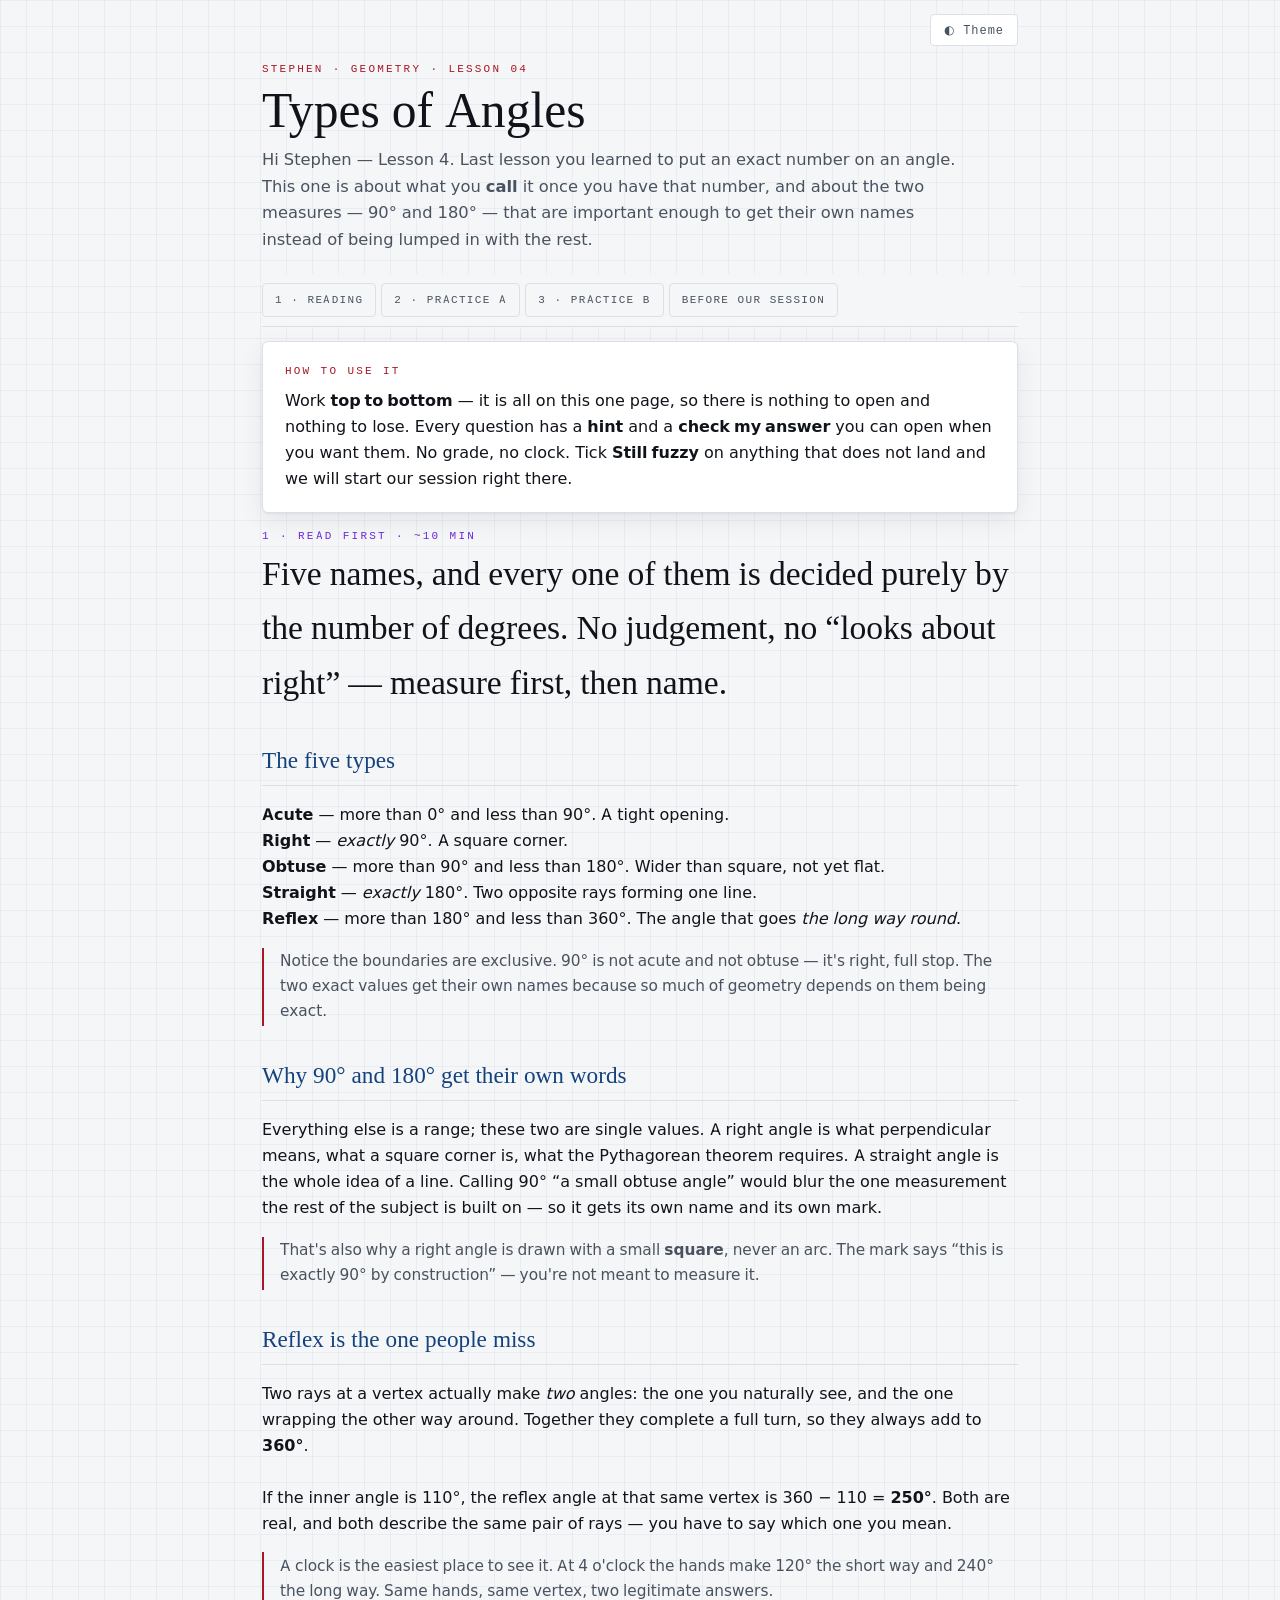
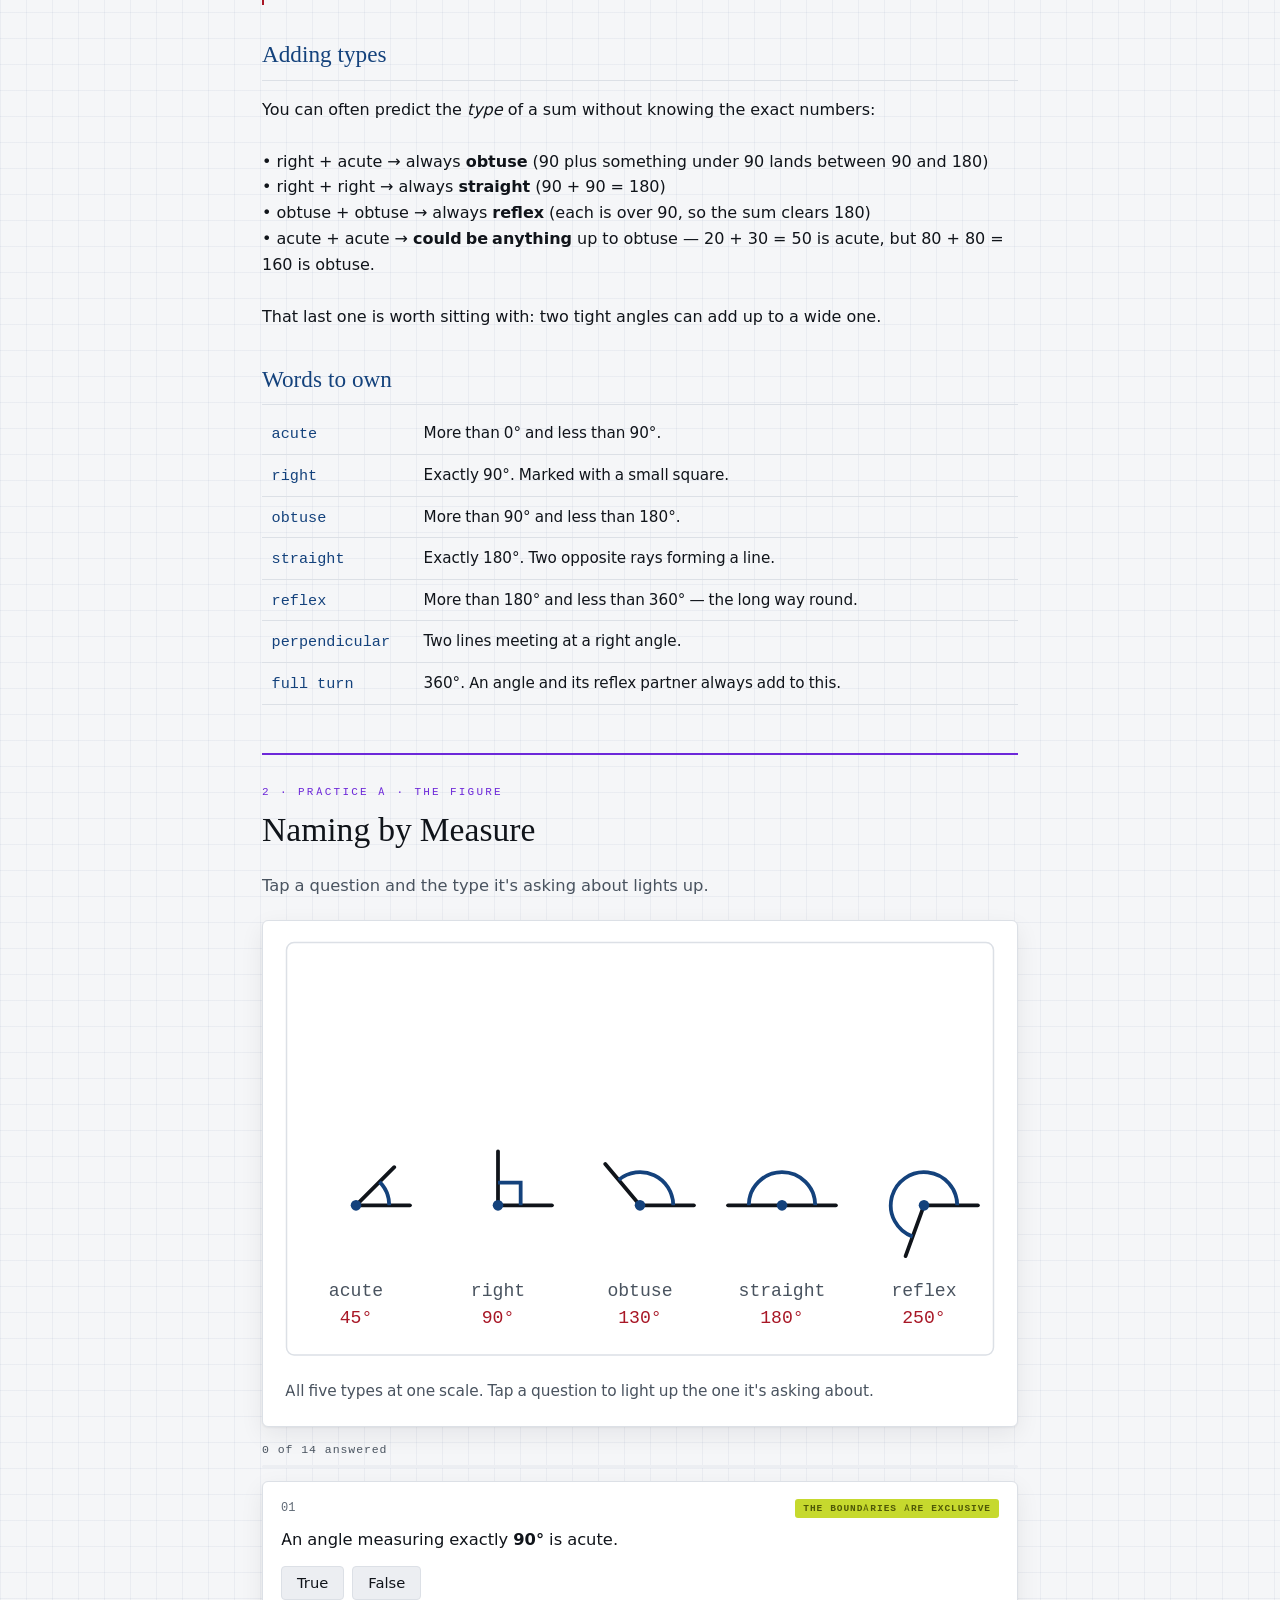
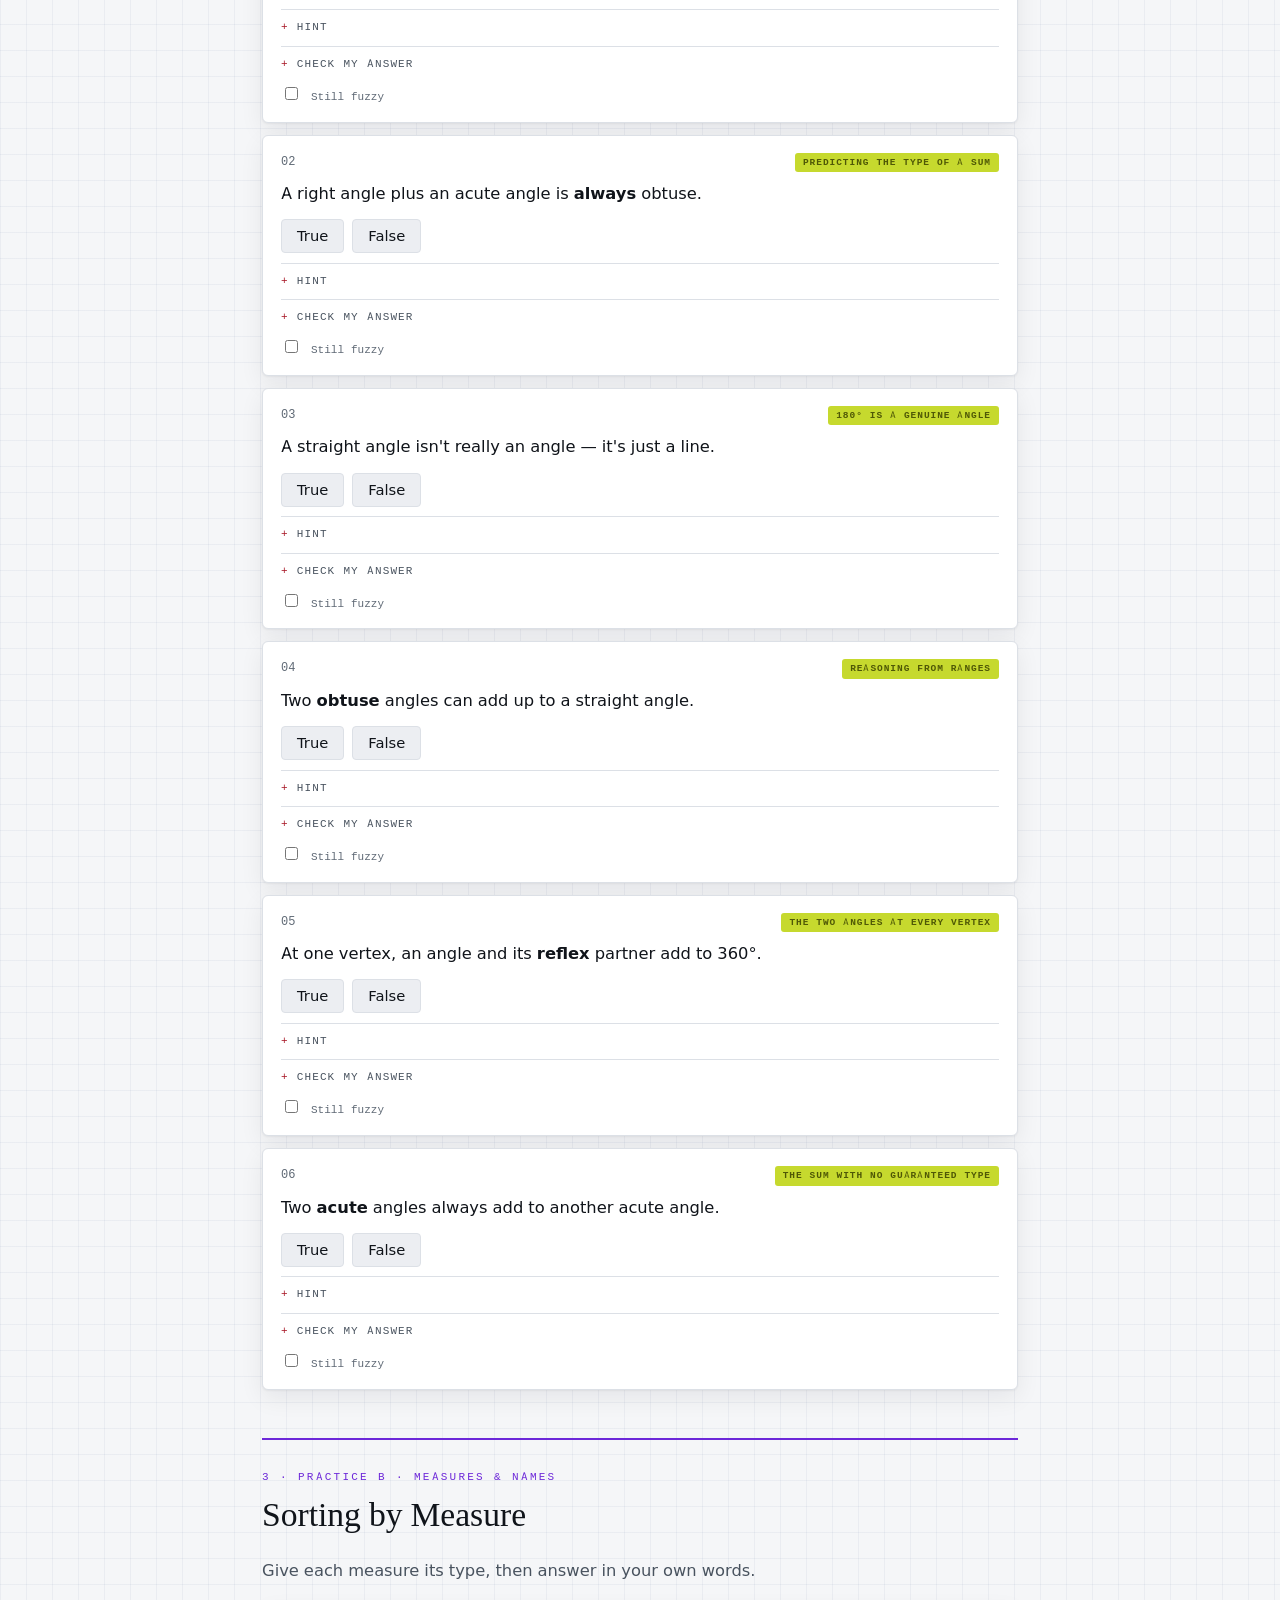
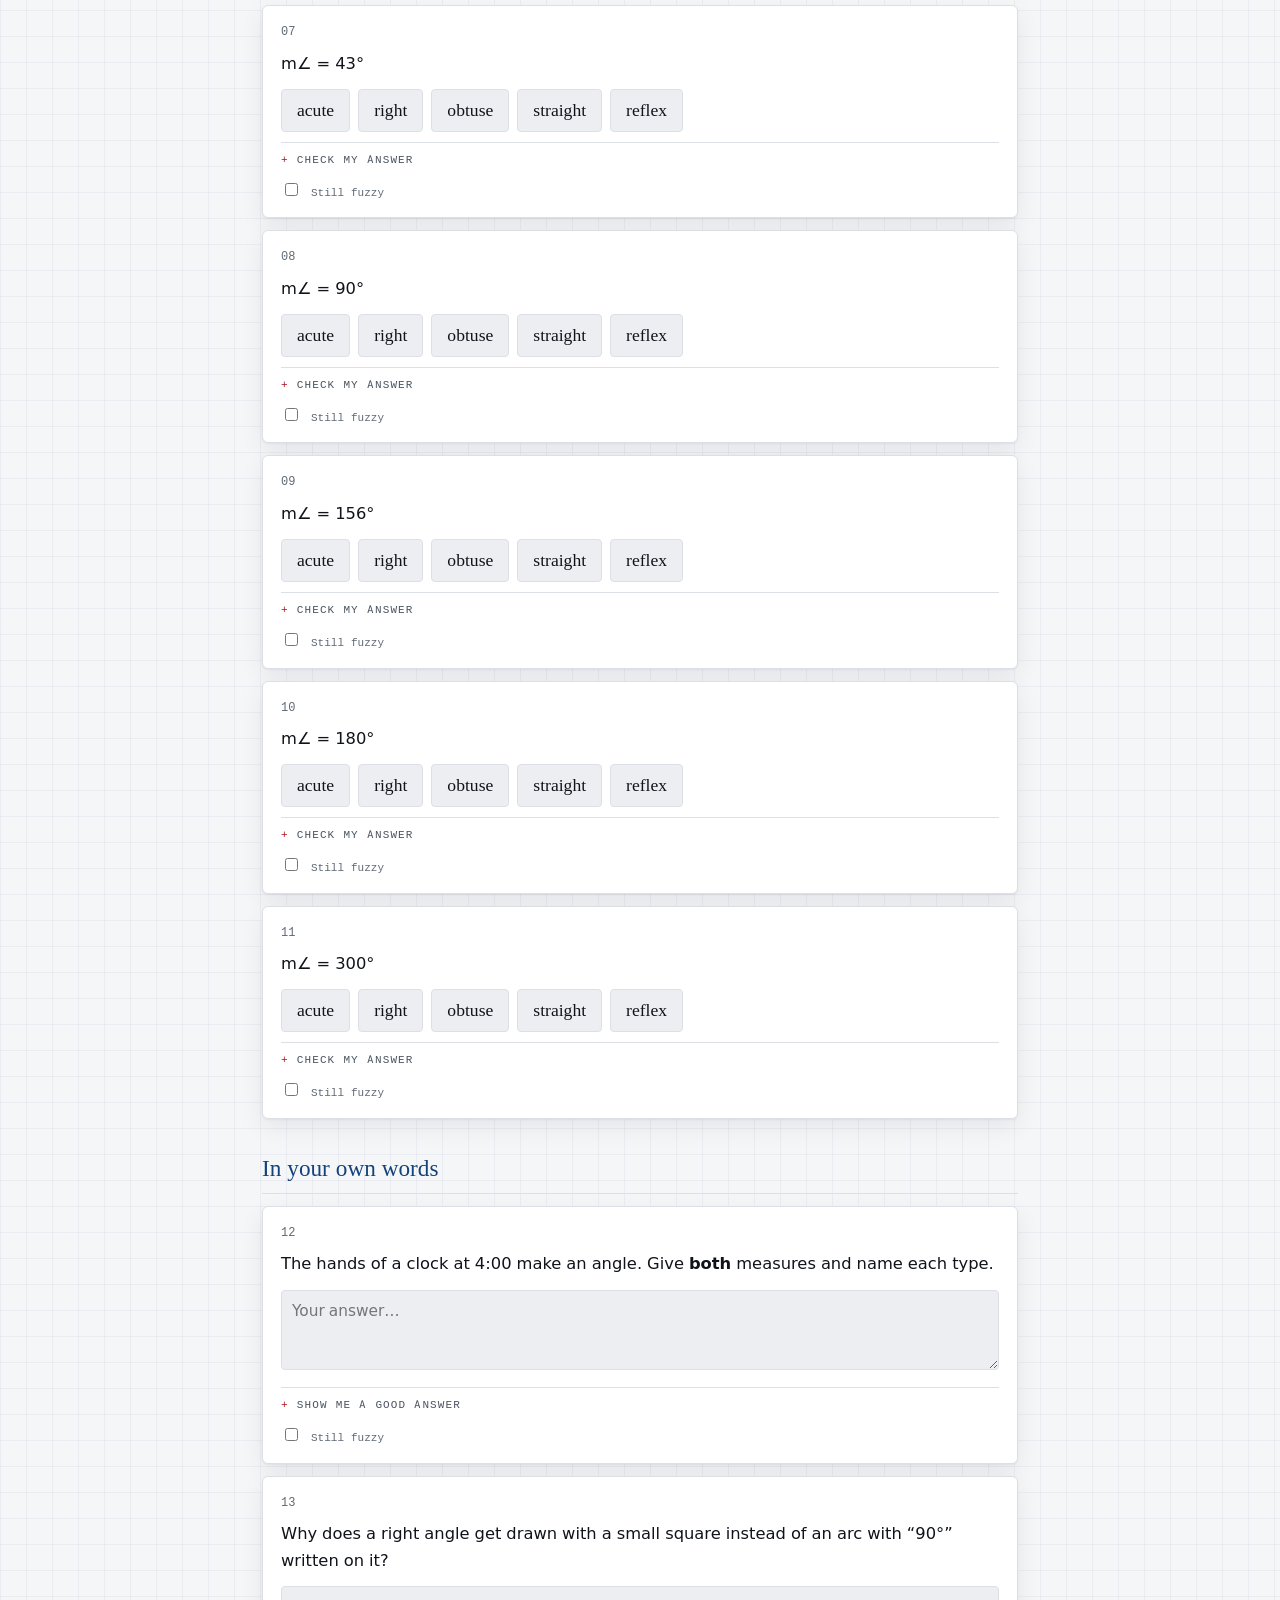
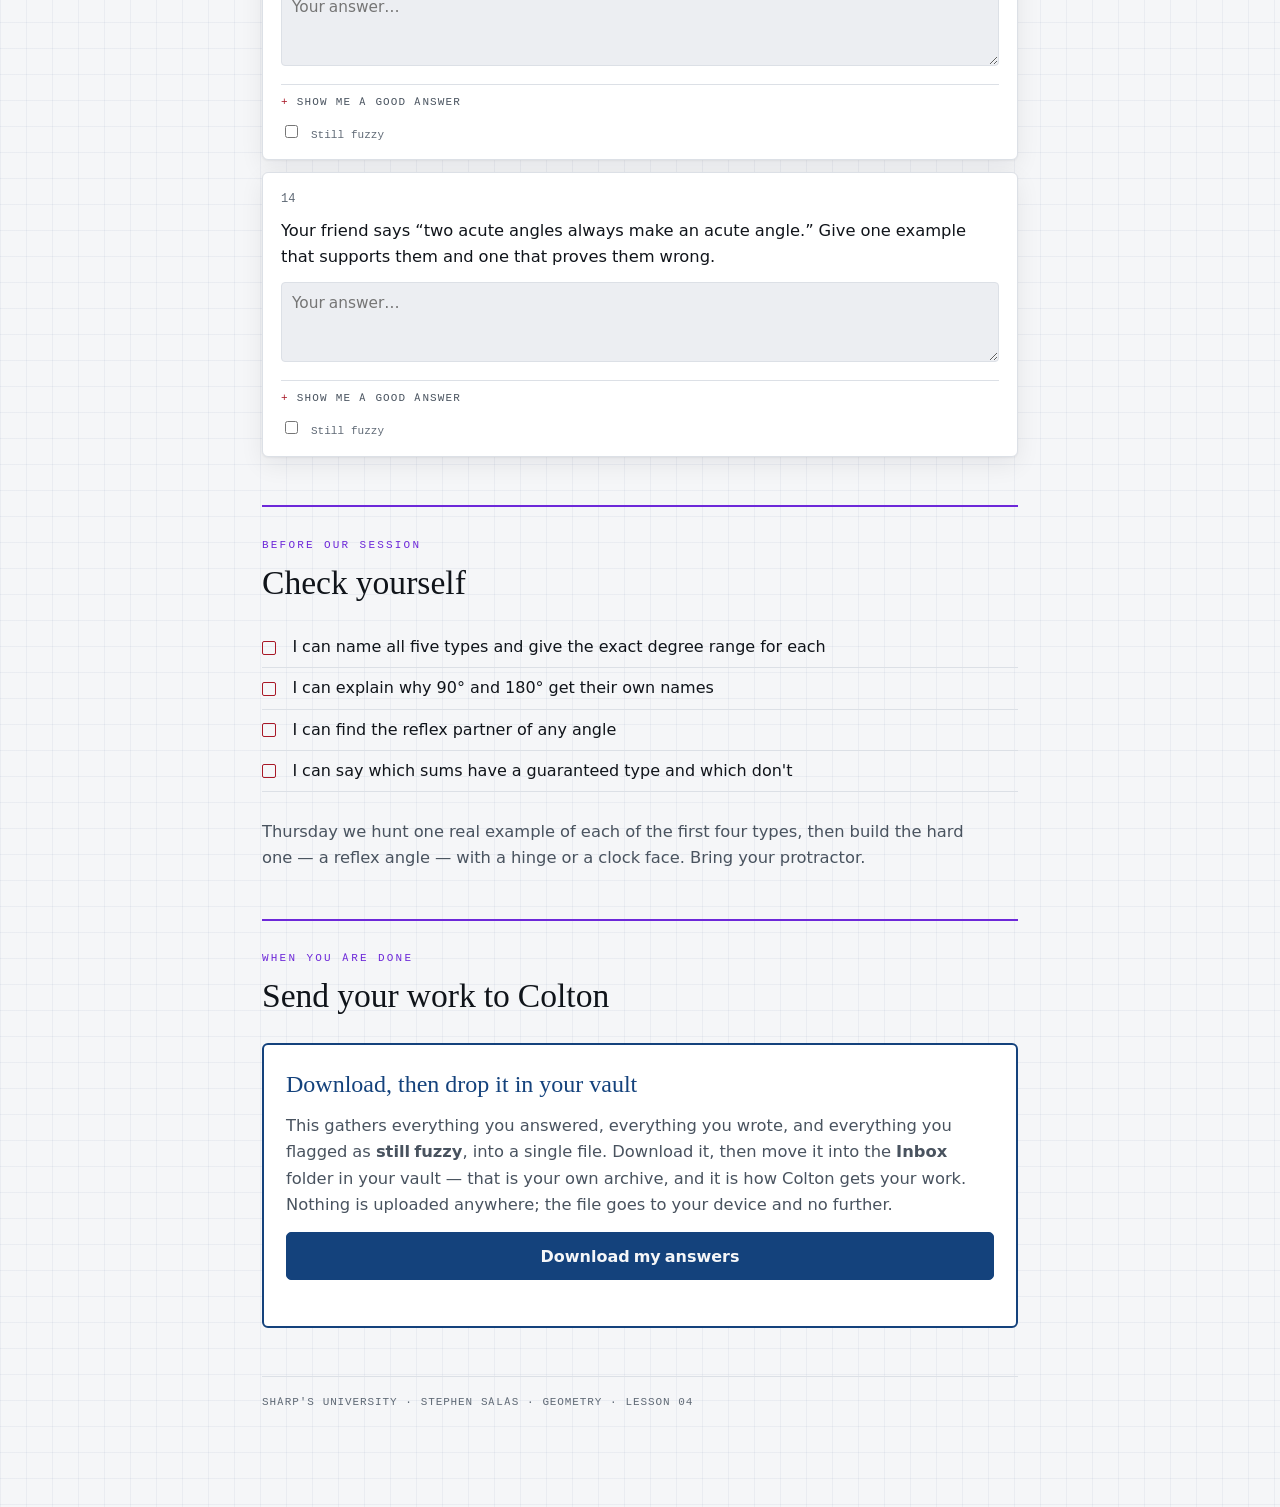
<file: lessons/lesson-04.html>
<!doctype html>
<html lang="en"><head><meta charset="utf-8">
<meta name="viewport" content="width=device-width,initial-scale=1">
<title>Types of Angles — Stephen · Geometry</title>
<style>@font-face{font-family:"Spectral";src:url([data-uri]) format("woff2");font-weight:100 900;font-display:swap}@font-face{font-family:"Inter";src:url([data-uri]) format("woff2");font-weight:100 900;font-display:swap}@font-face{font-family:"DM Mono";src:url([data-uri]) format("woff2");font-weight:100 900;font-display:swap}
:root{--paper:#f5f6f8;--surface:#fff;--surface-2:#eceef2;--ink:#10141a;--muted:#49535f;--faint:#5f6975;--primary:#14427c;--primary-soft:#e3eaf4;--accent:#a81726;--accent-soft:#f7e4e6;--hivis:#c6d92e;--hivis-ink:#4f5806;--good:#1f6b4e;--good-soft:#e2f0e9;--line:#dce0e6;--grid:rgba(20,66,124,.05);--course:#6D28D9;
--shadow:0 1px 2px rgba(20,17,24,.05),0 8px 24px rgba(20,17,24,.07);
--serif:"Spectral",Georgia,serif;
--sans:"Inter",ui-sans-serif,system-ui,-apple-system,sans-serif;
--mono:"DM Mono",ui-monospace,Consolas,monospace}
@media(prefers-color-scheme:dark){:root{--paper:#0e1116;--surface:#171c24;--surface-2:#1f2530;--ink:#eaeef3;--muted:#97a2b0;--faint:#828d9b;--primary:#7fb2ff;--primary-soft:#132132;--accent:#ff7a7a;--accent-soft:#2a1618;--hivis:#d8e64a;--hivis-ink:#d8e64a;--good:#5ec99a;--good-soft:#12291f;--line:#242c38;--grid:rgba(127,178,255,.06);--course:#A78BFA;--shadow:0 1px 2px rgba(0,0,0,.3),0 10px 30px rgba(0,0,0,.35)}}
:root[data-theme="dark"]{--paper:#0e1116;--surface:#171c24;--surface-2:#1f2530;--ink:#eaeef3;--muted:#97a2b0;--faint:#828d9b;--primary:#7fb2ff;--primary-soft:#132132;--accent:#ff7a7a;--accent-soft:#2a1618;--hivis:#d8e64a;--hivis-ink:#d8e64a;--good:#5ec99a;--good-soft:#12291f;--line:#242c38;--grid:rgba(127,178,255,.06);--course:#A78BFA}
:root[data-theme="light"]{--paper:#f5f6f8;--surface:#fff;--surface-2:#eceef2;--ink:#10141a;--muted:#49535f;--faint:#5f6975;--primary:#14427c;--primary-soft:#e3eaf4;--accent:#a81726;--accent-soft:#f7e4e6;--hivis:#c6d92e;--hivis-ink:#4f5806;--good:#1f6b4e;--good-soft:#e2f0e9;--line:#dce0e6;--grid:rgba(20,66,124,.05);--course:#6D28D9}
*{box-sizing:border-box}
html{-webkit-text-size-adjust:100%;scroll-behavior:smooth}
body{margin:0;background:var(--paper);color:var(--ink);font-family:var(--sans);line-height:1.62;
 background-image:linear-gradient(var(--grid) 1px,transparent 1px),linear-gradient(90deg,var(--grid) 1px,transparent 1px);
 background-size:26px 26px}
img,svg{max-width:100%}
.wrap{max-width:820px;margin:0 auto;padding:0 clamp(16px,4vw,32px) 6rem}
.topbar{display:flex;justify-content:flex-end;padding:14px 0}
.themebtn{font-family:var(--mono);font-size:12px;letter-spacing:.08em;color:var(--muted);
 background:var(--surface);border:1px solid var(--line);border-radius:4px;padding:7px 13px;cursor:pointer}
.eyebrow{font-family:var(--mono);font-size:11px;letter-spacing:.2em;text-transform:uppercase;color:var(--accent);margin-bottom:.5rem}
.title{font-family:var(--serif);font-weight:400;font-size:clamp(2rem,5.4vw,3.1rem);line-height:1.06;margin:.1rem 0 .5rem}
.sub{color:var(--muted);font-size:1.02rem;margin:0 0 1.4rem;max-width:44rem}
a{color:var(--primary)}
.card{background:var(--surface);border:1px solid var(--line);border-radius:6px;box-shadow:var(--shadow);padding:20px 22px;margin:14px 0}
h2{font-family:var(--serif);font-weight:400;font-size:1.45rem;color:var(--primary);margin:2rem 0 .5rem;
 padding-bottom:.3rem;border-bottom:1px solid var(--line)}
.aside{border-left:2px solid var(--accent);padding:.1rem 0 .1rem 1rem;margin:1rem 0;color:var(--muted);font-size:.96rem}
.vocab{width:100%;border-collapse:collapse;font-size:.95rem}
.vocab td{padding:.5rem .6rem;border-bottom:1px solid var(--line);vertical-align:top}
.vocab td:first-child{font-family:var(--mono);color:var(--primary);white-space:nowrap;width:9.5rem}
.check{list-style:none;padding:0}
.check li{padding:.45rem 0 .45rem 1.9rem;position:relative;border-bottom:1px solid var(--line)}
.check li::before{content:"";position:absolute;left:0;top:.85rem;width:12px;height:12px;border:1.5px solid var(--accent);border-radius:2px}
.foot{margin-top:3rem;padding-top:1rem;border-top:1px solid var(--line);font-family:var(--mono);font-size:11px;letter-spacing:.08em;color:var(--faint)}
/* in-page nav — there are NO cross-file links anywhere in this document */
.nav{position:sticky;top:0;z-index:9;background:var(--paper);border-bottom:1px solid var(--line);
 display:flex;gap:5px;padding:9px 0;margin-bottom:.6rem;flex-wrap:wrap}
.nav a{font-family:var(--mono);font-size:11px;letter-spacing:.12em;text-transform:uppercase;
 text-decoration:none;color:var(--muted);padding:7px 12px;border:1px solid var(--line);border-radius:4px}
.nav a:hover{border-color:var(--primary);color:var(--primary)}
section{scroll-margin-top:64px}
section+section{margin-top:3rem;border-top:2px solid var(--course,var(--accent));padding-top:1.8rem}
.shead{font-family:var(--mono);font-size:11px;letter-spacing:.2em;text-transform:uppercase;color:var(--course,var(--accent))}
.stitle{font-family:var(--serif);font-weight:400;font-size:clamp(1.5rem,3.4vw,2.1rem);margin:.2rem 0 .8rem;color:var(--ink)}
/* questions */
.q{background:var(--surface);border:1px solid var(--line);border-radius:6px;box-shadow:var(--shadow);padding:16px 18px;margin:12px 0}
.q.on{border-color:var(--primary)}
.qhead{display:flex;gap:10px;align-items:baseline}
.qn{font-family:var(--mono);font-size:12px;color:var(--faint)}
.qconcept{font-family:var(--mono);font-size:9.5px;letter-spacing:.1em;text-transform:uppercase;
 background:var(--hivis);color:var(--hivis-ink);border-radius:3px;padding:2px 8px;margin-left:auto;font-weight:600}
.qstmt{margin:.5rem 0 .8rem;font-size:1.02rem}
.btns{display:flex;flex-wrap:wrap;gap:8px}
button.opt{font-family:var(--sans);font-size:.92rem;padding:7px 15px;border-radius:4px;cursor:pointer;
 background:var(--surface-2);border:1px solid var(--line);color:var(--ink)}
button.opt:hover{border-color:var(--primary)}
button.opt.sel{background:var(--primary);color:var(--paper);border-color:var(--primary)}
button.opt.sym{font-family:var(--serif);font-size:1.1rem}
.dt{margin-top:.6rem;border-top:1px solid var(--line);padding-top:.5rem}
.dt summary{font-family:var(--mono);font-size:11px;letter-spacing:.1em;text-transform:uppercase;
 color:var(--muted);cursor:pointer;list-style:none}
.dt summary::-webkit-details-marker{display:none}
.dt summary::before{content:"+ ";color:var(--accent)}
.dt[open] summary::before{content:"− "}
.dt .dtb{margin-top:.55rem;padding:.7rem .9rem;border-radius:4px;background:var(--surface-2);font-size:.95rem}
.dt.ans .dtb{background:var(--good-soft);border-left:3px solid var(--good)}
.verdict{margin:0 0 .5rem;font-family:var(--mono);font-size:.9rem;color:var(--muted)}
.trap{margin-top:.6rem;font-size:.9rem;color:var(--accent)}
.fuzzy{margin-top:.7rem;font-family:var(--mono);font-size:11px;color:var(--faint);cursor:pointer;user-select:none;display:block}
.fuzzy input{margin-right:6px;accent-color:var(--accent)}
.prog{font-family:var(--mono);font-size:11.5px;letter-spacing:.08em;color:var(--muted);margin:.8rem 0}
.bar{height:3px;background:var(--surface-2);border-radius:2px;margin-top:6px;overflow:hidden}
.bar i{display:block;height:100%;background:var(--course,var(--primary));width:0;transition:width .3s}
.drawer{background:var(--accent-soft);border:1px solid var(--accent);border-radius:6px;padding:16px 18px;margin:20px 0;display:none}
.drawer.show{display:block}
.drawer h3{font-family:var(--serif);font-weight:400;margin:0 0 .4rem;color:var(--ink)}
textarea{width:100%;min-height:80px;font-family:var(--sans);font-size:.96rem;padding:10px;
 background:var(--surface-2);border:1px solid var(--line);border-radius:4px;color:var(--ink);resize:vertical}
.send{background:var(--surface);border:2px solid var(--primary);border-radius:6px;padding:20px 22px;margin:18px 0}
.send h3{font-family:var(--serif);font-weight:400;font-size:1.5rem;margin:.1rem 0 .4rem;color:var(--primary)}
.sendbtn{font-family:var(--sans);font-size:1rem;font-weight:600;padding:13px 22px;border-radius:5px;cursor:pointer;
 background:var(--primary);color:var(--paper);border:1px solid var(--primary);width:100%;margin-top:.9rem}
.altbtn{font-family:var(--mono);font-size:11.5px;letter-spacing:.08em;text-transform:uppercase;padding:9px 14px;
 border-radius:4px;cursor:pointer;background:var(--surface-2);color:var(--muted);border:1px solid var(--line)}
.sendrow{display:flex;gap:8px;margin-top:.7rem;flex-wrap:wrap}
.status{font-family:var(--mono);font-size:11.5px;margin-top:.8rem;color:var(--good);min-height:1.2em}
.noscript{font-family:var(--mono);font-size:11.5px;color:var(--accent);margin-top:.7rem}
@media print{
 body{background:#fff}
 .themebtn,.btns,.prog,.nav,.drawer{display:none}
 .q,.card{box-shadow:none;break-inside:avoid}
 .dt{border-top:none}.dt summary{display:none}.dt .dtb{display:block!important}
}</style>
</head><body>
<div class="wrap">
<div class="topbar"><button class="themebtn" id="themebtn">◐ Theme</button></div>

<header>
  <div class="eyebrow">Stephen · Geometry · Lesson 04</div>
  <h1 class="title">Types of Angles</h1>
  <p class="sub">Hi Stephen — Lesson 4. Last lesson you learned to put an exact number on an angle. This one is about what you <b>call</b> it once you have that number, and about the two measures — 90° and 180° — that are important enough to get their own names instead of being lumped in with the rest.</p>
</header>

<nav class="nav">
  <a href="#reading">1 · Reading</a>
  <a href="#practice-a">2 · Practice A</a>
  <a href="#practice-b">3 · Practice B</a>
  <a href="#done">Before our session</a>
</nav>

<div class="card">
  <div class="eyebrow">How to use it</div>
  Work <b>top to bottom</b> — it is all on this one page, so there is nothing to open and
  nothing to lose. Every question has a <b>hint</b> and a <b>check my answer</b> you can open
  when you want them. No grade, no clock. Tick <b>Still fuzzy</b> on anything that does not
  land and we will start our session right there.
</div>

<section id="reading">
  <div class="shead">1 · Read first · ~10 min</div>
  <div class="stitle">Five names, and every one of them is decided purely by the number of degrees. No judgement, no “looks about right” — measure first, then name.</div>
  <h2>The five types</h2><p><b>Acute</b> — more than 0° and less than 90°. A tight opening.<br><b>Right</b> — <em>exactly</em> 90°. A square corner.<br><b>Obtuse</b> — more than 90° and less than 180°. Wider than square, not yet flat.<br><b>Straight</b> — <em>exactly</em> 180°. Two opposite rays forming one line.<br><b>Reflex</b> — more than 180° and less than 360°. The angle that goes <em>the long way round</em>.</p><div class="aside">Notice the boundaries are exclusive. 90° is not acute and not obtuse — it's right, full stop. The two exact values get their own names because so much of geometry depends on them being exact.</div><h2>Why 90° and 180° get their own words</h2><p>Everything else is a range; these two are single values. A right angle is what perpendicular means, what a square corner is, what the Pythagorean theorem requires. A straight angle is the whole idea of a line. Calling 90° “a small obtuse angle” would blur the one measurement the rest of the subject is built on — so it gets its own name and its own mark.</p><div class="aside">That's also why a right angle is drawn with a small <b>square</b>, never an arc. The mark says “this is exactly 90° by construction” — you're not meant to measure it.</div><h2>Reflex is the one people miss</h2><p>Two rays at a vertex actually make <em>two</em> angles: the one you naturally see, and the one wrapping the other way around. Together they complete a full turn, so they always add to <b>360°</b>.<br><br>If the inner angle is 110°, the reflex angle at that same vertex is 360 − 110 = <b>250°</b>. Both are real, and both describe the same pair of rays — you have to say which one you mean.</p><div class="aside">A clock is the easiest place to see it. At 4 o'clock the hands make 120° the short way and 240° the long way. Same hands, same vertex, two legitimate answers.</div><h2>Adding types</h2><p>You can often predict the <em>type</em> of a sum without knowing the exact numbers:<br><br>• right + acute → always <b>obtuse</b> (90 plus something under 90 lands between 90 and 180)<br>• right + right → always <b>straight</b> (90 + 90 = 180)<br>• obtuse + obtuse → always <b>reflex</b> (each is over 90, so the sum clears 180)<br>• acute + acute → <b>could be anything</b> up to obtuse — 20 + 30 = 50 is acute, but 80 + 80 = 160 is obtuse.<br><br>That last one is worth sitting with: two tight angles can add up to a wide one.</p>
  <h2>Words to own</h2>
  <table class="vocab"><tr><td>acute</td><td>More than 0° and less than 90°.</td></tr><tr><td>right</td><td>Exactly 90°. Marked with a small square.</td></tr><tr><td>obtuse</td><td>More than 90° and less than 180°.</td></tr><tr><td>straight</td><td>Exactly 180°. Two opposite rays forming a line.</td></tr><tr><td>reflex</td><td>More than 180° and less than 360° — the long way round.</td></tr><tr><td>perpendicular</td><td>Two lines meeting at a right angle.</td></tr><tr><td>full turn</td><td>360°. An angle and its reflex partner always add to this.</td></tr></table>
</section>

<section id="practice-a">
  <div class="shead">2 · Practice A · the figure</div>
  <div class="stitle">Naming by Measure</div>
  <p class="sub">Tap a question and the type it's asking about lights up.</p>
  <div class="card"><svg viewBox="0 0 470 275" role="img" aria-label="The five angle types">
    <rect x="1" y="1" width="468" height="273" rx="5" fill="none" stroke="var(--line)"/><g data-k="acute">
      <line x1="47" y1="175" x2="82.7" y2="175.0" stroke="var(--ink)" stroke-width="2.5" stroke-linecap="round"/>
      <line x1="47" y1="175" x2="72.3" y2="149.7" stroke="var(--ink)" stroke-width="2.5" stroke-linecap="round"/>
      <path d="M69 175 A22 22 0 0 0 62.6 159.4" fill="none" stroke="var(--primary)" stroke-width="2.5"/><circle cx="47" cy="175" r="3.5" fill="var(--primary)"/>
      <text x="47" y="235" text-anchor="middle" font-family="var(--mono)" font-size="12" fill="var(--muted)">acute</text>
      <text x="47" y="253" text-anchor="middle" font-family="var(--mono)" font-size="12" fill="var(--accent)">45°</text></g><g data-k="right">
      <line x1="141" y1="175" x2="176.7" y2="175.0" stroke="var(--ink)" stroke-width="2.5" stroke-linecap="round"/>
      <line x1="141" y1="175" x2="141.0" y2="139.3" stroke="var(--ink)" stroke-width="2.5" stroke-linecap="round"/>
      <path d="M156 175 L156 160 L141 160" fill="none" stroke="var(--primary)" stroke-width="2.5"/><circle cx="141" cy="175" r="3.5" fill="var(--primary)"/>
      <text x="141" y="235" text-anchor="middle" font-family="var(--mono)" font-size="12" fill="var(--muted)">right</text>
      <text x="141" y="253" text-anchor="middle" font-family="var(--mono)" font-size="12" fill="var(--accent)">90°</text></g><g data-k="obtuse">
      <line x1="235" y1="175" x2="270.7" y2="175.0" stroke="var(--ink)" stroke-width="2.5" stroke-linecap="round"/>
      <line x1="235" y1="175" x2="212.0" y2="147.6" stroke="var(--ink)" stroke-width="2.5" stroke-linecap="round"/>
      <path d="M257 175 A22 22 0 0 0 220.9 158.1" fill="none" stroke="var(--primary)" stroke-width="2.5"/><circle cx="235" cy="175" r="3.5" fill="var(--primary)"/>
      <text x="235" y="235" text-anchor="middle" font-family="var(--mono)" font-size="12" fill="var(--muted)">obtuse</text>
      <text x="235" y="253" text-anchor="middle" font-family="var(--mono)" font-size="12" fill="var(--accent)">130°</text></g><g data-k="straight">
      <line x1="329" y1="175" x2="364.7" y2="175.0" stroke="var(--ink)" stroke-width="2.5" stroke-linecap="round"/>
      <line x1="329" y1="175" x2="293.3" y2="175.0" stroke="var(--ink)" stroke-width="2.5" stroke-linecap="round"/>
      <path d="M351 175 A22 22 0 0 0 307.0 175.0" fill="none" stroke="var(--primary)" stroke-width="2.5"/><circle cx="329" cy="175" r="3.5" fill="var(--primary)"/>
      <text x="329" y="235" text-anchor="middle" font-family="var(--mono)" font-size="12" fill="var(--muted)">straight</text>
      <text x="329" y="253" text-anchor="middle" font-family="var(--mono)" font-size="12" fill="var(--accent)">180°</text></g><g data-k="reflex">
      <line x1="423" y1="175" x2="458.7" y2="175.0" stroke="var(--ink)" stroke-width="2.5" stroke-linecap="round"/>
      <line x1="423" y1="175" x2="410.8" y2="208.6" stroke="var(--ink)" stroke-width="2.5" stroke-linecap="round"/>
      <path d="M445 175 A22 22 0 1 0 415.5 195.7" fill="none" stroke="var(--primary)" stroke-width="2.5"/><circle cx="423" cy="175" r="3.5" fill="var(--primary)"/>
      <text x="423" y="235" text-anchor="middle" font-family="var(--mono)" font-size="12" fill="var(--muted)">reflex</text>
      <text x="423" y="253" text-anchor="middle" font-family="var(--mono)" font-size="12" fill="var(--accent)">250°</text></g></svg><div class="aside" style="border:none;padding-left:0;margin:.8rem 0 0">All five types at one scale. Tap a question to light up the one it's asking about.</div></div>
  <div class="prog"><span id="pt">0 of 6 answered</span><div class="bar"><i id="pb"></i></div></div>
  
<div class="q" id="q1" data-hi='["right"]'>
  <div class="qhead"><span class="qn">01</span><span class="qconcept">The boundaries are exclusive</span></div>
  <div class="qstmt">An angle measuring exactly <b>90°</b> is acute.</div>
  <div class="btns"><button class="opt" data-v="True">True</button><button class="opt" data-v="False">False</button></div>
  <details class="dt"><summary>Hint</summary><div class="dtb">What's the exact range for acute? Does it include 90 itself?</div></details>
  <details class="dt ans"><summary>Check my answer</summary>
    <div class="dtb"><p class="verdict">Answer: <b>False</b></p>
         <p>90° is its own category — <b>right</b> — not the top end of acute.</p>Acute is <em>less than</em> 90°. At exactly 90° the angle is <b>right</b>, which is its own name. <b>False.</b><div class="trap">⚑ The ranges never overlap and never touch. 90° is only right; 180° is only straight.</div></div>
  </details>
  <label class="fuzzy"><input type="checkbox" data-fz="1"> Still fuzzy</label>
</div>
<div class="q" id="q2" data-hi='["right","obtuse"]'>
  <div class="qhead"><span class="qn">02</span><span class="qconcept">Predicting the type of a sum</span></div>
  <div class="qstmt">A right angle plus an acute angle is <b>always</b> obtuse.</div>
  <div class="btns"><button class="opt" data-v="True">True</button><button class="opt" data-v="False">False</button></div>
  <details class="dt"><summary>Hint</summary><div class="dtb">Take the smallest and largest an acute angle can be, and add 90 to each.</div></details>
  <details class="dt ans"><summary>Check my answer</summary>
    <div class="dtb"><p class="verdict">Answer: <b>True</b></p>
         <p>90 plus anything between 0 and 90 lands strictly between 90° and 180° — the obtuse range.</p>The sum is more than 90 and less than 180 no matter which acute angle you pick, so it's <b>always obtuse. True.</b></div>
  </details>
  <label class="fuzzy"><input type="checkbox" data-fz="2"> Still fuzzy</label>
</div>
<div class="q" id="q3" data-hi='["straight"]'>
  <div class="qhead"><span class="qn">03</span><span class="qconcept">180° is a genuine angle</span></div>
  <div class="qstmt">A straight angle isn't really an angle — it's just a line.</div>
  <div class="btns"><button class="opt" data-v="True">True</button><button class="opt" data-v="False">False</button></div>
  <details class="dt"><summary>Hint</summary><div class="dtb">Does it have a vertex? Does it have two rays?</div></details>
  <details class="dt ans"><summary>Check my answer</summary>
    <div class="dtb"><p class="verdict">Answer: <b>False</b></p>
         <p>There's still a vertex, and still two rays. They just point opposite ways.</p>It has everything an angle needs — a vertex and two rays — and they've simply opened to 180°. It <em>looks</em> like a line, but it's a genuine angle with a measure. <b>False.</b></div>
  </details>
  <label class="fuzzy"><input type="checkbox" data-fz="3"> Still fuzzy</label>
</div>
<div class="q" id="q4" data-hi='["obtuse","straight"]'>
  <div class="qhead"><span class="qn">04</span><span class="qconcept">Reasoning from ranges</span></div>
  <div class="qstmt">Two <b>obtuse</b> angles can add up to a straight angle.</div>
  <div class="btns"><button class="opt" data-v="True">True</button><button class="opt" data-v="False">False</button></div>
  <details class="dt"><summary>Hint</summary><div class="dtb">What's the smallest an obtuse angle can be? Add two of those together.</div></details>
  <details class="dt ans"><summary>Check my answer</summary>
    <div class="dtb"><p class="verdict">Answer: <b>False</b></p>
         <p>Each obtuse angle is already over 90°, so two of them clear 180° between them.</p>Both are greater than 90°, so their sum must be greater than 180° — past straight, into reflex. It can never be exactly 180°. <b>False.</b><div class="trap">⚑ Two <em>right</em> angles do make a straight angle. It's the strictly-greater-than that rules obtuse out.</div></div>
  </details>
  <label class="fuzzy"><input type="checkbox" data-fz="4"> Still fuzzy</label>
</div>
<div class="q" id="q5" data-hi='["reflex"]'>
  <div class="qhead"><span class="qn">05</span><span class="qconcept">The two angles at every vertex</span></div>
  <div class="qstmt">At one vertex, an angle and its <b>reflex</b> partner add to 360°.</div>
  <div class="btns"><button class="opt" data-v="True">True</button><button class="opt" data-v="False">False</button></div>
  <details class="dt"><summary>Hint</summary><div class="dtb">If you go around the inner opening and then around the outside, how far have you turned in total?</div></details>
  <details class="dt ans"><summary>Check my answer</summary>
    <div class="dtb"><p class="verdict">Answer: <b>True</b></p>
         <p>The reflex angle is the same pair of rays measured the long way round — together they complete a full turn.</p>The two together sweep one complete revolution, which is <b>360°</b>. So a 110° angle has a 250° reflex partner. <b>True.</b></div>
  </details>
  <label class="fuzzy"><input type="checkbox" data-fz="5"> Still fuzzy</label>
</div>
<div class="q" id="q6" data-hi='["acute","obtuse"]'>
  <div class="qhead"><span class="qn">06</span><span class="qconcept">The sum with no guaranteed type</span></div>
  <div class="qstmt">Two <b>acute</b> angles always add to another acute angle.</div>
  <div class="btns"><button class="opt" data-v="True">True</button><button class="opt" data-v="False">False</button></div>
  <details class="dt"><summary>Hint</summary><div class="dtb">Try two small ones, then try two large ones. Do you get the same type both times?</div></details>
  <details class="dt ans"><summary>Check my answer</summary>
    <div class="dtb"><p class="verdict">Answer: <b>False</b></p>
         <p>20° + 30° = 50°, still acute. But 80° + 80° = 160°, which is obtuse.</p>Small acute angles add to an acute angle, but two large ones can pass 90° — 80 + 80 = 160°, obtuse. Acute + acute is the sum with <b>no guaranteed type</b>. <b>False.</b><div class="trap">⚑ It can even reach exactly 90°: 45 + 45. So acute + acute can be acute, right, or obtuse.</div></div>
  </details>
  <label class="fuzzy"><input type="checkbox" data-fz="6"> Still fuzzy</label>
</div>
</section>

<section id="practice-b">
  <div class="shead">3 · Practice B · measures & names</div>
  <div class="stitle">Sorting by Measure</div>
  <p class="sub">Give each measure its type, then answer in your own words.</p>
  
<div class="q" id="q7">
  <div class="qhead"><span class="qn">07</span></div>
  <div class="qstmt">m∠ = 43°</div>
  <div class="btns"><button class="opt sym" data-v="acute">acute</button><button class="opt sym" data-v="right">right</button><button class="opt sym" data-v="obtuse">obtuse</button><button class="opt sym" data-v="straight">straight</button><button class="opt sym" data-v="reflex">reflex</button></div>
  
  <details class="dt ans"><summary>Check my answer</summary>
    <div class="dtb"><p class="verdict">Answer: <b>acute</b></p>
         Between 0° and 90°, so <b>acute</b>.</div>
  </details>
  <label class="fuzzy"><input type="checkbox" data-fz="7"> Still fuzzy</label>
</div>
<div class="q" id="q8">
  <div class="qhead"><span class="qn">08</span></div>
  <div class="qstmt">m∠ = 90°</div>
  <div class="btns"><button class="opt sym" data-v="acute">acute</button><button class="opt sym" data-v="right">right</button><button class="opt sym" data-v="obtuse">obtuse</button><button class="opt sym" data-v="straight">straight</button><button class="opt sym" data-v="reflex">reflex</button></div>
  
  <details class="dt ans"><summary>Check my answer</summary>
    <div class="dtb"><p class="verdict">Answer: <b>right</b></p>
         Exactly 90° — <b>right</b>, never acute or obtuse.</div>
  </details>
  <label class="fuzzy"><input type="checkbox" data-fz="8"> Still fuzzy</label>
</div>
<div class="q" id="q9">
  <div class="qhead"><span class="qn">09</span></div>
  <div class="qstmt">m∠ = 156°</div>
  <div class="btns"><button class="opt sym" data-v="acute">acute</button><button class="opt sym" data-v="right">right</button><button class="opt sym" data-v="obtuse">obtuse</button><button class="opt sym" data-v="straight">straight</button><button class="opt sym" data-v="reflex">reflex</button></div>
  
  <details class="dt ans"><summary>Check my answer</summary>
    <div class="dtb"><p class="verdict">Answer: <b>obtuse</b></p>
         Past 90° but not yet 180°, so <b>obtuse</b>.</div>
  </details>
  <label class="fuzzy"><input type="checkbox" data-fz="9"> Still fuzzy</label>
</div>
<div class="q" id="q10">
  <div class="qhead"><span class="qn">10</span></div>
  <div class="qstmt">m∠ = 180°</div>
  <div class="btns"><button class="opt sym" data-v="acute">acute</button><button class="opt sym" data-v="right">right</button><button class="opt sym" data-v="obtuse">obtuse</button><button class="opt sym" data-v="straight">straight</button><button class="opt sym" data-v="reflex">reflex</button></div>
  
  <details class="dt ans"><summary>Check my answer</summary>
    <div class="dtb"><p class="verdict">Answer: <b>straight</b></p>
         Exactly 180° — <b>straight</b>. Two opposite rays.</div>
  </details>
  <label class="fuzzy"><input type="checkbox" data-fz="10"> Still fuzzy</label>
</div>
<div class="q" id="q11">
  <div class="qhead"><span class="qn">11</span></div>
  <div class="qstmt">m∠ = 300°</div>
  <div class="btns"><button class="opt sym" data-v="acute">acute</button><button class="opt sym" data-v="right">right</button><button class="opt sym" data-v="obtuse">obtuse</button><button class="opt sym" data-v="straight">straight</button><button class="opt sym" data-v="reflex">reflex</button></div>
  
  <details class="dt ans"><summary>Check my answer</summary>
    <div class="dtb"><p class="verdict">Answer: <b>reflex</b></p>
         Past 180° and under 360°, so <b>reflex</b> — the long way round.</div>
  </details>
  <label class="fuzzy"><input type="checkbox" data-fz="11"> Still fuzzy</label>
</div>
  <h2>In your own words</h2>
  
<div class="q" id="q12">
  <div class="qhead"><span class="qn">12</span></div>
  <div class="qstmt">The hands of a clock at 4:00 make an angle. Give <b>both</b> measures and name each type.</div>
  <textarea placeholder="Your answer…"></textarea>
  
  <details class="dt ans"><summary>Show me a good answer</summary>
    <div class="dtb">Each hour is 30°, so four hours is <b>120°</b> the short way — obtuse. The long way round is 360 − 120 = <b>240°</b> — reflex. Both describe the same two hands; you have to say which you mean.</div>
  </details>
  <label class="fuzzy"><input type="checkbox" data-fz="12"> Still fuzzy</label>
</div>
<div class="q" id="q13">
  <div class="qhead"><span class="qn">13</span></div>
  <div class="qstmt">Why does a right angle get drawn with a small square instead of an arc with “90°” written on it?</div>
  <textarea placeholder="Your answer…"></textarea>
  
  <details class="dt ans"><summary>Show me a good answer</summary>
    <div class="dtb">The square declares it is <em>exactly</em> 90° by construction — a fact of the figure rather than a measurement someone took. So much of geometry (perpendicular lines, the Pythagorean theorem) depends on that exactness that it gets a mark of its own, and you're not meant to measure it.</div>
  </details>
  <label class="fuzzy"><input type="checkbox" data-fz="13"> Still fuzzy</label>
</div>
<div class="q" id="q14">
  <div class="qhead"><span class="qn">14</span></div>
  <div class="qstmt">Your friend says “two acute angles always make an acute angle.” Give one example that supports them and one that proves them wrong.</div>
  <textarea placeholder="Your answer…"></textarea>
  
  <details class="dt ans"><summary>Show me a good answer</summary>
    <div class="dtb">Supports: 20° + 30° = 50°, still acute. Disproves: 80° + 80° = 160°, obtuse. One counterexample is enough to sink an “always” claim — and this is the sum with no guaranteed type.</div>
  </details>
  <label class="fuzzy"><input type="checkbox" data-fz="14"> Still fuzzy</label>
</div>
</section>

<section id="done">
  <div class="shead">Before our session</div>
  <div class="stitle">Check yourself</div>
  <ul class="check"><li>I can name all five types and give the exact degree range for each</li><li>I can explain why 90° and 180° get their own names</li><li>I can find the reflex partner of any angle</li><li>I can say which sums have a guaranteed type and which don't</li></ul>
  <div class="drawer" id="drawer"><h3>Start here with Colton</h3><div>These are the ones you flagged:</div><ul></ul></div>
  <p class="sub" style="margin-top:1.6rem">Thursday we hunt one real example of each of the first four types, then build the hard one — a reflex angle — with a hinge or a clock face. Bring your protractor.</p>
</section>

<section id="send">
  <div class="shead">When you are done</div>
  <div class="stitle">Send your work to Colton</div>
  <div class="send">
    <h3>Download, then drop it in your vault</h3>
    <p class="sub" style="margin:0">This gathers everything you answered, everything you wrote, and
    everything you flagged as <b>still fuzzy</b>, into a single file. Download it, then move it into
    the <b>Inbox</b> folder in your vault &mdash; that is your own archive, and it is how Colton gets
    your work. Nothing is uploaded anywhere; the file goes to your device and no further.</p>
    <button class="sendbtn" id="dl">Download my answers</button>
    <div class="status" id="status"></div>
    <noscript><div class="noscript">Downloading needs scripts on. Without them you can still read
      and work the whole page &mdash; write your answers into this week&rsquo;s Compass note instead.</div></noscript>
  </div>
</section>

<div class="foot">SHARP'S UNIVERSITY · STEPHEN SALAS · GEOMETRY · LESSON 04</div>
</div>
<script>
(function(){var r=document.documentElement,b=document.getElementById('themebtn');
 if(!b)return;b.addEventListener('click',function(){
  var cur=r.getAttribute('data-theme')||(matchMedia('(prefers-color-scheme:dark)').matches?'dark':'light');
  r.setAttribute('data-theme',cur==='dark'?'light':'dark');});})();
(function(){
  var qs=[].slice.call(document.querySelectorAll('.q'));
  var A=document.getElementById('rA'),B=document.getElementById('rB');
  function light(keys){
    document.querySelectorAll('[data-k]').forEach(function(g){g.style.opacity=keys?'.2':'1';});
    if(A){A.setAttribute('fill-opacity','0');B.setAttribute('fill-opacity','0');}
    (keys||[]).forEach(function(k){
      if(A){ if(k==='A'||k==='both')A.setAttribute('fill-opacity','.12');
             if(k==='B'||k==='both')B.setAttribute('fill-opacity','.12'); }
      document.querySelectorAll('[data-k="'+k+'"]').forEach(function(g){g.style.opacity='1';});});
  }
  function prog(){
    var d=document.querySelectorAll('.q[data-done]').length;
    var t=document.getElementById('pt'),bar=document.getElementById('pb');
    if(t)t.textContent=d+' of '+qs.length+' answered';
    if(bar)bar.style.width=(d/qs.length*100)+'%';
  }
  qs.forEach(function(box){
    box.addEventListener('click',function(){
      qs.forEach(function(x){x.classList.remove('on');}); box.classList.add('on');
      var hi=box.getAttribute('data-hi'); if(hi)light(JSON.parse(hi));});
    box.querySelectorAll('.opt').forEach(function(b){
      b.addEventListener('click',function(){
        box.querySelectorAll('.opt').forEach(function(x){x.classList.remove('sel');});
        b.classList.add('sel'); box.querySelector('.ans').open=true;
        box.dataset.done='1'; prog();});});
  });
  var drawer=document.getElementById('drawer');
  document.querySelectorAll('[data-fz]').forEach(function(cb){
    cb.addEventListener('change',function(){
      var on=[].slice.call(document.querySelectorAll('[data-fz]:checked'));
      if(!drawer)return;
      drawer.classList.toggle('show',on.length>0);
      drawer.querySelector('ul').innerHTML=on.map(function(c){
        var box=c.closest('.q'), con=box.querySelector('.qconcept');
        return '<li><b>'+box.querySelector('.qn').textContent+'</b> — '+(con?con.textContent:'')+'</li>';}).join('');});
  });
  prog();

  /* ── autosave ───────────────────────────────────────────────────────────
   * Stephen works across several sittings on a tablet. Losing a page of typing
   * to a tab close would be enough to stop him using this at all. */
  var KEY='su-L04';
  function state(){
    var o={a:{},w:{},f:[]};
    qs.forEach(function(box){
      var sel=box.querySelector('.opt.sel'); if(sel)o.a[box.id]=sel.dataset.v;
      var ta=box.querySelector('textarea'); if(ta&&ta.value.trim())o.w[box.id]=ta.value.trim();
    });
    document.querySelectorAll('[data-fz]:checked').forEach(function(c){o.f.push(c.dataset.fz);});
    return o;
  }
  function save(){ try{localStorage.setItem(KEY,JSON.stringify(state()));}catch(e){} }
  function restore(){
    var raw; try{raw=localStorage.getItem(KEY);}catch(e){return;}
    if(!raw)return; var o;
    try{o=JSON.parse(raw);}catch(e){return;}
    Object.keys(o.a||{}).forEach(function(id){
      var box=document.getElementById(id); if(!box)return;
      box.querySelectorAll('.opt').forEach(function(b){
        if(b.dataset.v===o.a[id]){b.classList.add('sel');box.dataset.done='1';}});
    });
    Object.keys(o.w||{}).forEach(function(id){
      var box=document.getElementById(id); if(box&&box.querySelector('textarea'))box.querySelector('textarea').value=o.w[id];
    });
    (o.f||[]).forEach(function(n){
      var cb=document.querySelector('[data-fz="'+n+'"]');
      if(cb){cb.checked=true;cb.dispatchEvent(new Event('change'));}
    });
    prog();
  }
  restore();
  document.addEventListener('input',save,true);
  document.addEventListener('click',function(e){ if(e.target.closest('.opt,[data-fz]'))setTimeout(save,0); },true);

  /* ── build the submission ─────────────────────────────────────────────── */
  function pad(n){return String(n).padStart(2,'0');}
  function today(){var d=new Date();return d.getFullYear()+'-'+pad(d.getMonth()+1)+'-'+pad(d.getDate());}
  var NL=String.fromCharCode(10);
  function markdown(){
    var o=state(), out=[];
    out.push('---','kind: submission','lesson: 4','student: Stephen Salas','date: '+today(),'---','');
    out.push('# L04 — Types of Angles','','Sent from the Practice Pack on '+today()+'.','');
    out.push('## Answers','');
    qs.forEach(function(box){
      if(box.querySelector('textarea'))return;
      var n=box.querySelector('.qn').textContent;
      var stmt=box.querySelector('.qstmt').textContent.trim();
      var mine=o.a[box.id]||'—';
      out.push('- **'+n+'** '+stmt);
      out.push('  → *'+mine+'*');
    });
    var wrote=Object.keys(o.w||{});
    if(wrote.length){
      out.push('','## In my own words','');
      wrote.forEach(function(id){
        var box=document.getElementById(id);
        out.push('**'+box.querySelector('.qn').textContent+'** '+box.querySelector('.qstmt').textContent.trim(),'',o.w[id],'');
      });
    }
    out.push('','## Still fuzzy','');
    if(!o.f.length){ out.push('- (nothing flagged)'); }
    else o.f.forEach(function(n){
      var box=document.getElementById('q'+n), con=box.querySelector('.qconcept');
      out.push('- [ ] **'+pad(n)+'** '+(con?con.textContent:'')+' — '+box.querySelector('.qstmt').textContent.trim());
    });
    return out.join(NL);
  }
  var st=document.getElementById('status');
  function say(m){ if(st)st.textContent=m; }

  var copyBtn=document.getElementById('copy');
  if(copyBtn) copyBtn.addEventListener('click',function(){
    var md=markdown();
    function fallback(){
      var ta=document.createElement('textarea'); ta.value=md;
      ta.style.cssText='position:fixed;opacity:0'; document.body.appendChild(ta);
      ta.select(); try{document.execCommand('copy');say('Copied.');}
      catch(e){say('Could not copy automatically. Use “Download a copy”.');}
      document.body.removeChild(ta);
    }
    if(navigator.clipboard&&navigator.clipboard.writeText){
      navigator.clipboard.writeText(md).then(function(){say('Copied.');},fallback);
    } else fallback();
  });
  var dlBtn=document.getElementById('dl');
  if(dlBtn) dlBtn.addEventListener('click',function(){
    try{
      var blob=new Blob([markdown()],{type:'text/markdown'});
      var a=document.createElement('a');
      a.href=URL.createObjectURL(blob);
      a.download=today()+' L04 Stephen.md';
      document.body.appendChild(a); a.click(); document.body.removeChild(a);
      say('Saved. Now move that file into the Inbox folder in your vault.');
    }catch(e){ say('Download blocked here — try “Copy instead”.'); }
  });
})();</script>
</body></html>
</file>
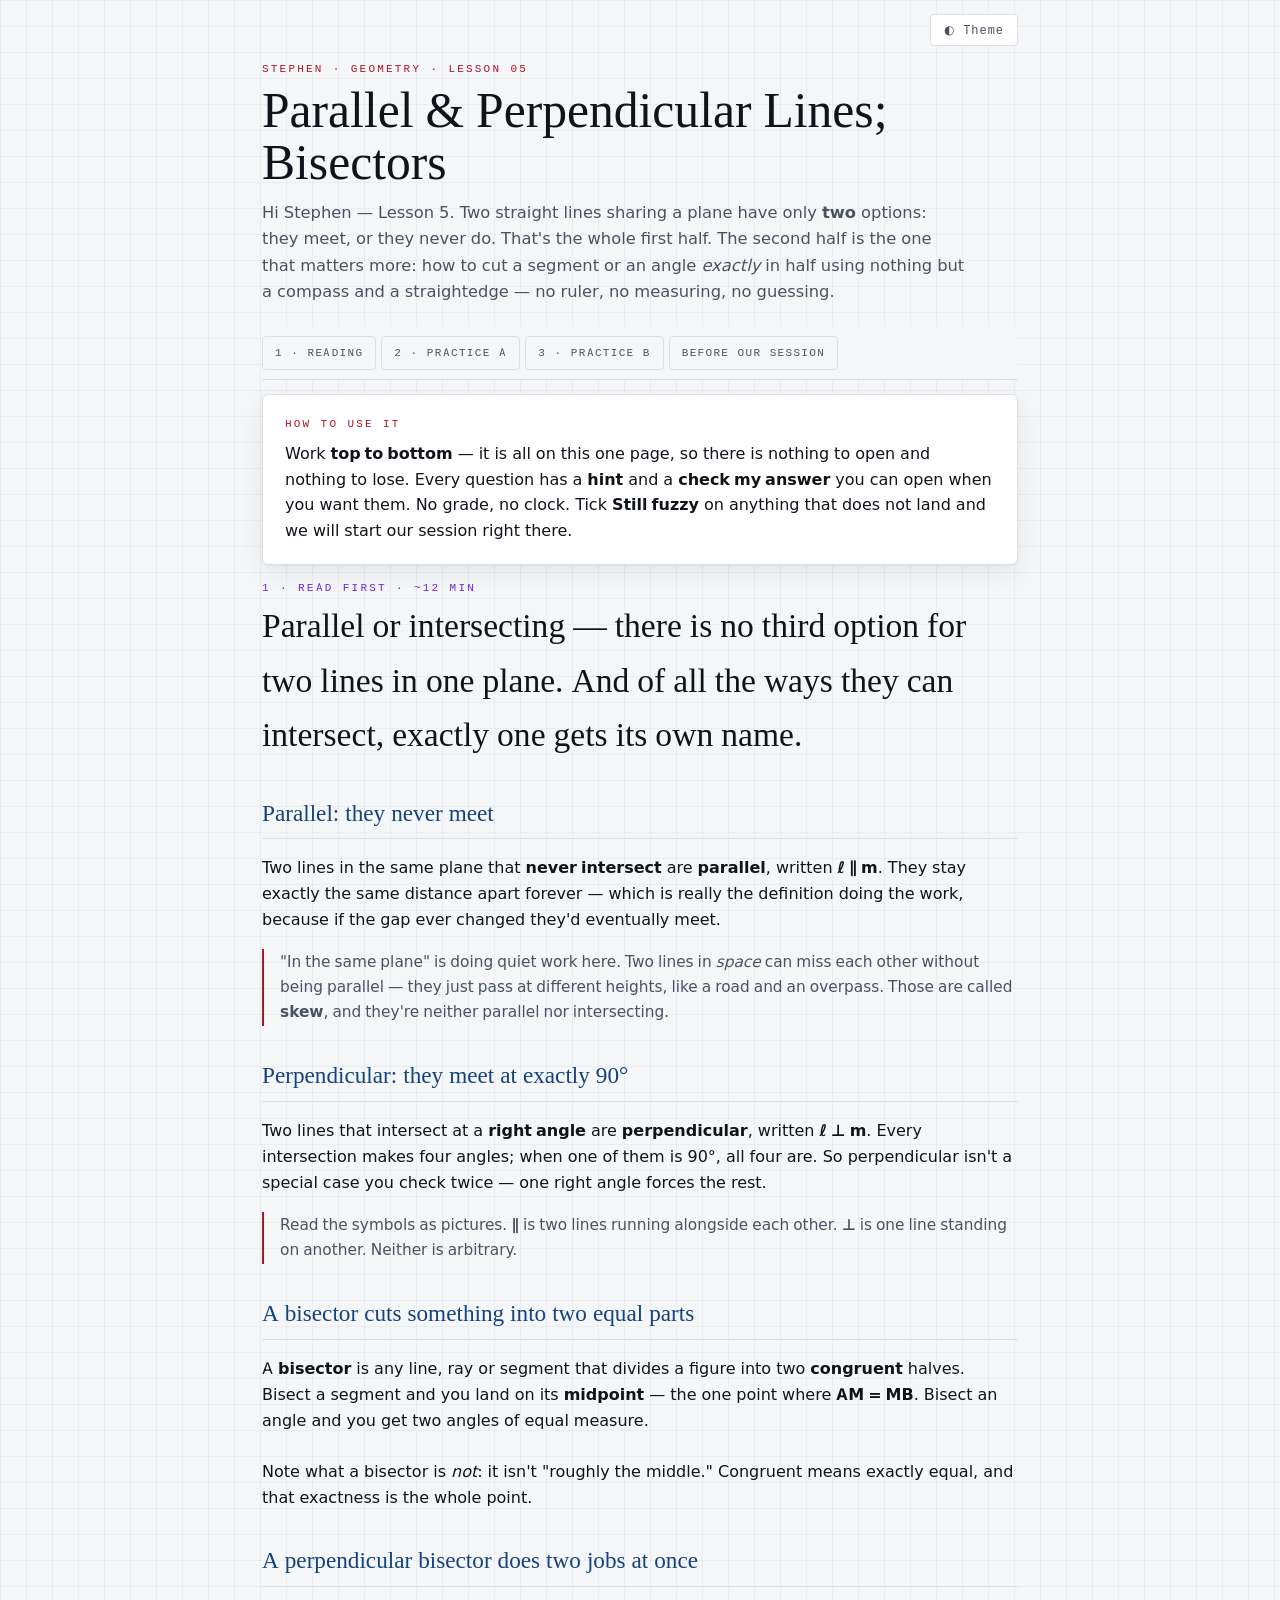
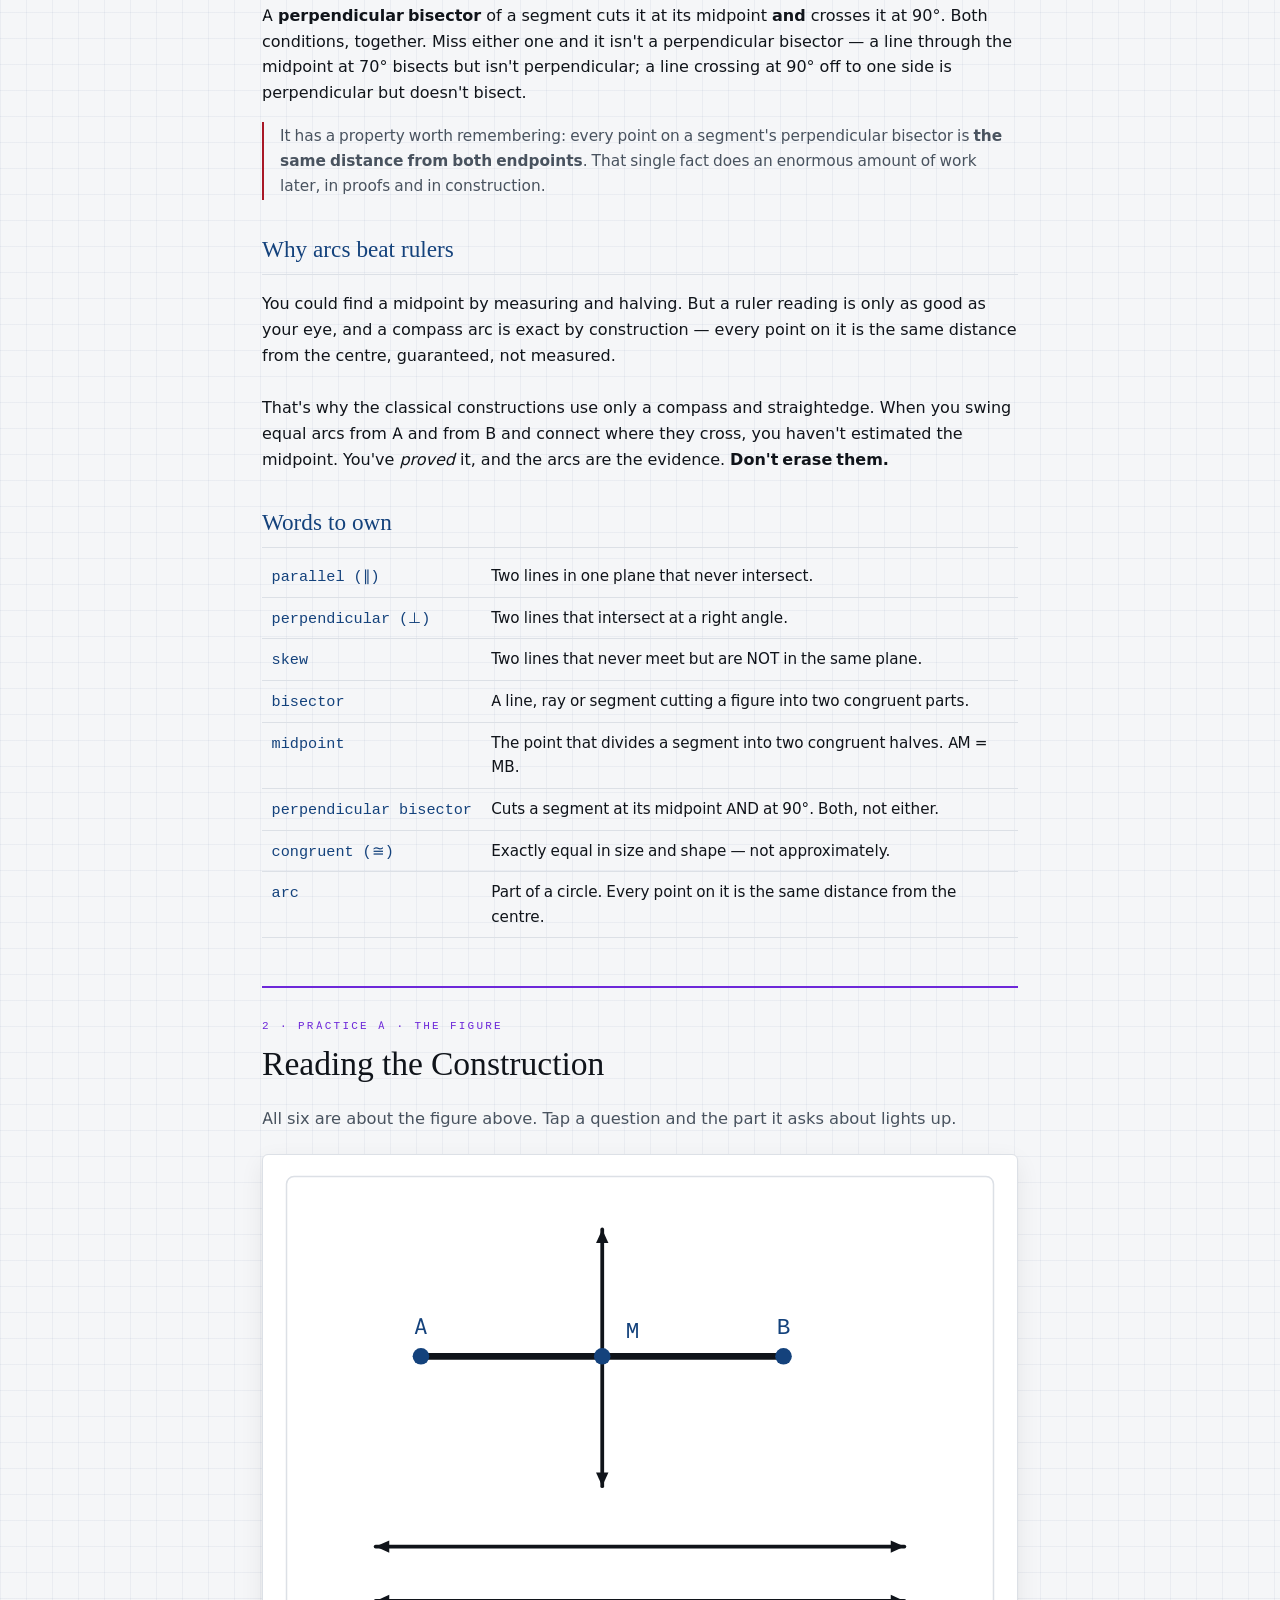
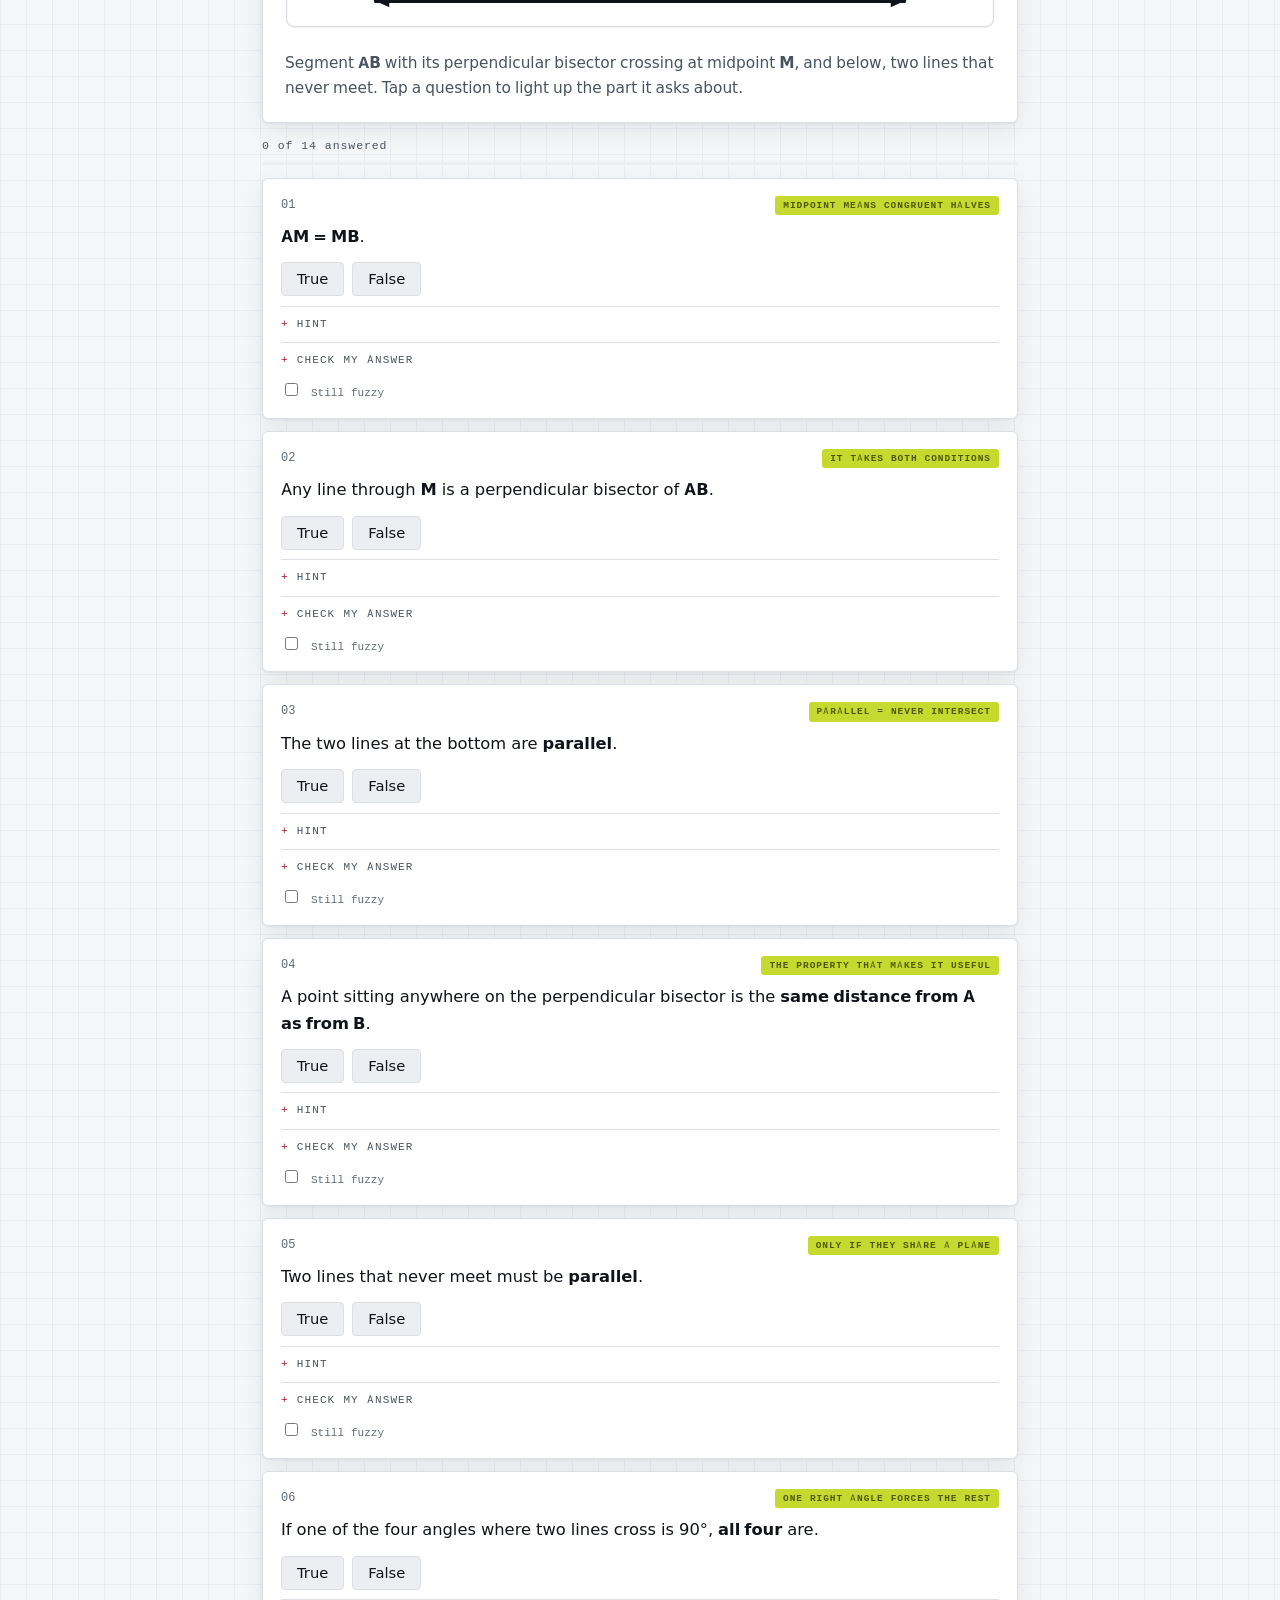
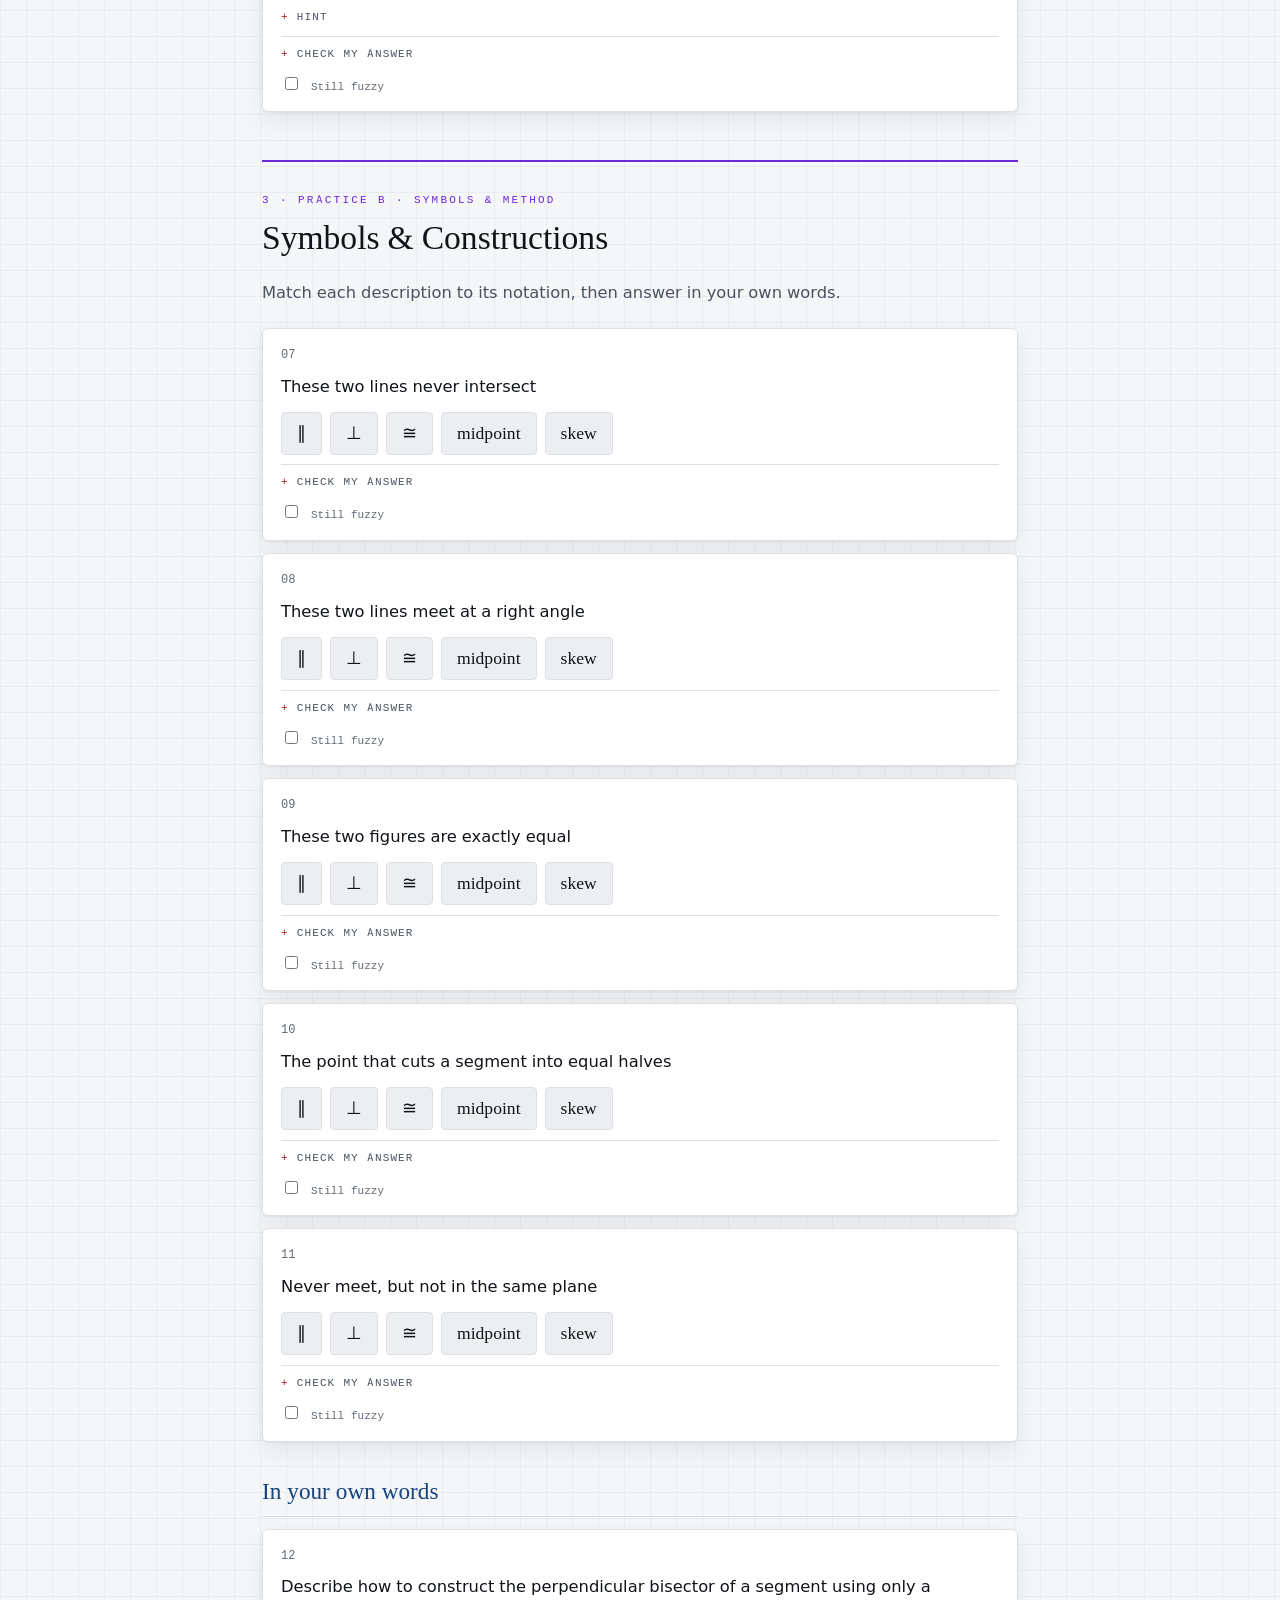
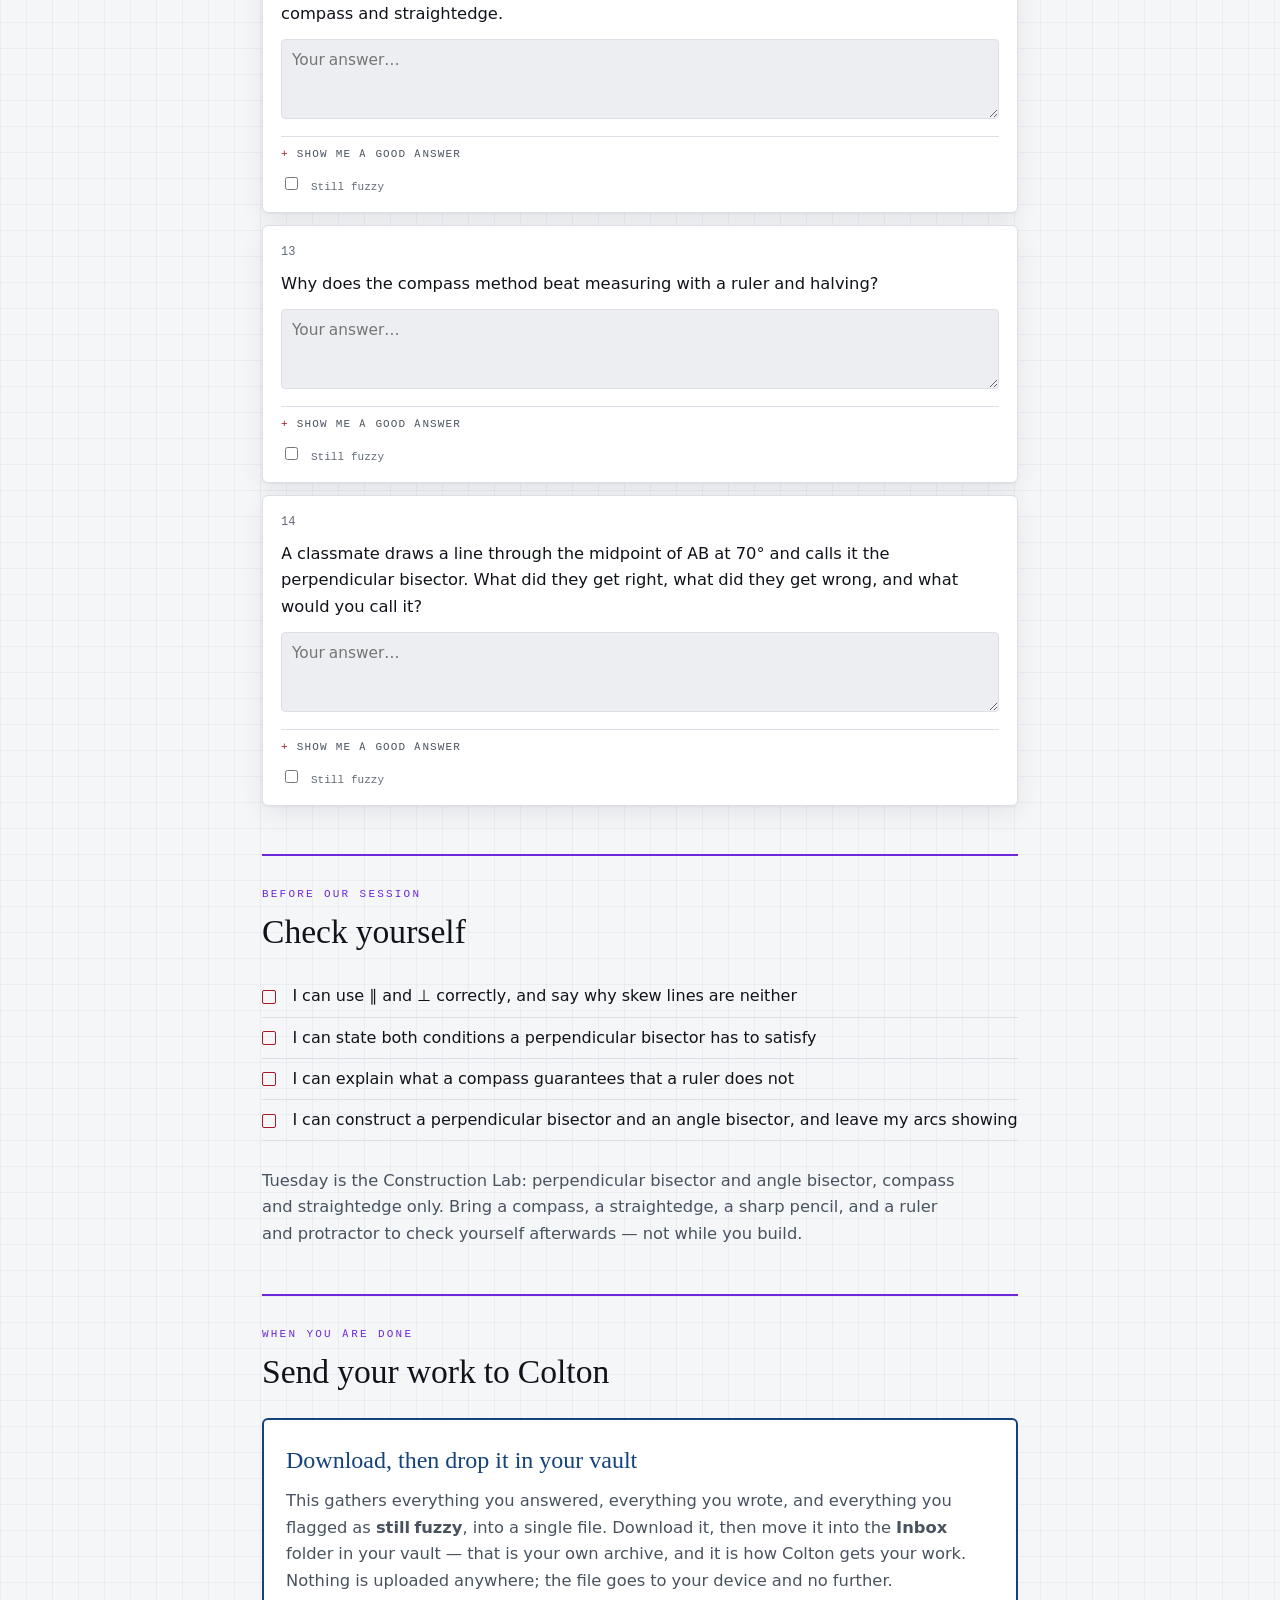
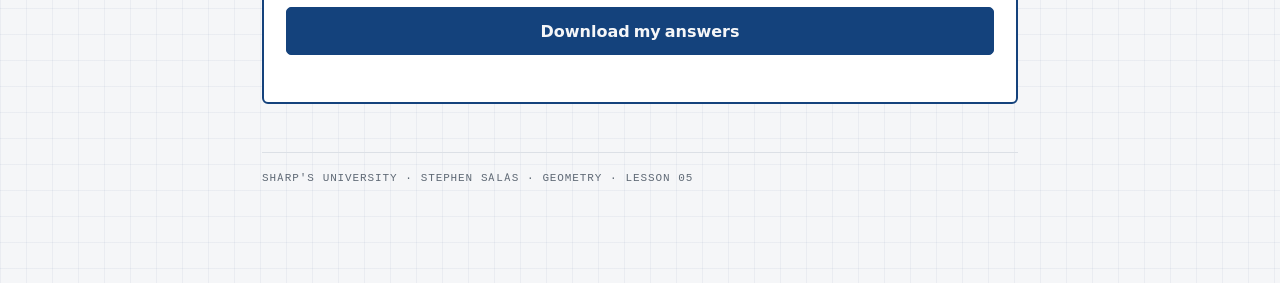
<file: lessons/lesson-05.html>
<!doctype html>
<html lang="en"><head><meta charset="utf-8">
<meta name="viewport" content="width=device-width,initial-scale=1">
<title>Parallel & Perpendicular Lines; Bisectors — Stephen · Geometry</title>
<style>@font-face{font-family:"Spectral";src:url([data-uri]) format("woff2");font-weight:100 900;font-display:swap}@font-face{font-family:"Inter";src:url([data-uri]) format("woff2");font-weight:100 900;font-display:swap}@font-face{font-family:"DM Mono";src:url([data-uri]) format("woff2");font-weight:100 900;font-display:swap}
:root{--paper:#f5f6f8;--surface:#fff;--surface-2:#eceef2;--ink:#10141a;--muted:#49535f;--faint:#5f6975;--primary:#14427c;--primary-soft:#e3eaf4;--accent:#a81726;--accent-soft:#f7e4e6;--hivis:#c6d92e;--hivis-ink:#4f5806;--good:#1f6b4e;--good-soft:#e2f0e9;--line:#dce0e6;--grid:rgba(20,66,124,.05);--course:#6D28D9;
--shadow:0 1px 2px rgba(20,17,24,.05),0 8px 24px rgba(20,17,24,.07);
--serif:"Spectral",Georgia,serif;
--sans:"Inter",ui-sans-serif,system-ui,-apple-system,sans-serif;
--mono:"DM Mono",ui-monospace,Consolas,monospace}
@media(prefers-color-scheme:dark){:root{--paper:#0e1116;--surface:#171c24;--surface-2:#1f2530;--ink:#eaeef3;--muted:#97a2b0;--faint:#828d9b;--primary:#7fb2ff;--primary-soft:#132132;--accent:#ff7a7a;--accent-soft:#2a1618;--hivis:#d8e64a;--hivis-ink:#d8e64a;--good:#5ec99a;--good-soft:#12291f;--line:#242c38;--grid:rgba(127,178,255,.06);--course:#A78BFA;--shadow:0 1px 2px rgba(0,0,0,.3),0 10px 30px rgba(0,0,0,.35)}}
:root[data-theme="dark"]{--paper:#0e1116;--surface:#171c24;--surface-2:#1f2530;--ink:#eaeef3;--muted:#97a2b0;--faint:#828d9b;--primary:#7fb2ff;--primary-soft:#132132;--accent:#ff7a7a;--accent-soft:#2a1618;--hivis:#d8e64a;--hivis-ink:#d8e64a;--good:#5ec99a;--good-soft:#12291f;--line:#242c38;--grid:rgba(127,178,255,.06);--course:#A78BFA}
:root[data-theme="light"]{--paper:#f5f6f8;--surface:#fff;--surface-2:#eceef2;--ink:#10141a;--muted:#49535f;--faint:#5f6975;--primary:#14427c;--primary-soft:#e3eaf4;--accent:#a81726;--accent-soft:#f7e4e6;--hivis:#c6d92e;--hivis-ink:#4f5806;--good:#1f6b4e;--good-soft:#e2f0e9;--line:#dce0e6;--grid:rgba(20,66,124,.05);--course:#6D28D9}
*{box-sizing:border-box}
html{-webkit-text-size-adjust:100%;scroll-behavior:smooth}
body{margin:0;background:var(--paper);color:var(--ink);font-family:var(--sans);line-height:1.62;
 background-image:linear-gradient(var(--grid) 1px,transparent 1px),linear-gradient(90deg,var(--grid) 1px,transparent 1px);
 background-size:26px 26px}
img,svg{max-width:100%}
.wrap{max-width:820px;margin:0 auto;padding:0 clamp(16px,4vw,32px) 6rem}
.topbar{display:flex;justify-content:flex-end;padding:14px 0}
.themebtn{font-family:var(--mono);font-size:12px;letter-spacing:.08em;color:var(--muted);
 background:var(--surface);border:1px solid var(--line);border-radius:4px;padding:7px 13px;cursor:pointer}
.eyebrow{font-family:var(--mono);font-size:11px;letter-spacing:.2em;text-transform:uppercase;color:var(--accent);margin-bottom:.5rem}
.title{font-family:var(--serif);font-weight:400;font-size:clamp(2rem,5.4vw,3.1rem);line-height:1.06;margin:.1rem 0 .5rem}
.sub{color:var(--muted);font-size:1.02rem;margin:0 0 1.4rem;max-width:44rem}
a{color:var(--primary)}
.card{background:var(--surface);border:1px solid var(--line);border-radius:6px;box-shadow:var(--shadow);padding:20px 22px;margin:14px 0}
h2{font-family:var(--serif);font-weight:400;font-size:1.45rem;color:var(--primary);margin:2rem 0 .5rem;
 padding-bottom:.3rem;border-bottom:1px solid var(--line)}
.aside{border-left:2px solid var(--accent);padding:.1rem 0 .1rem 1rem;margin:1rem 0;color:var(--muted);font-size:.96rem}
.vocab{width:100%;border-collapse:collapse;font-size:.95rem}
.vocab td{padding:.5rem .6rem;border-bottom:1px solid var(--line);vertical-align:top}
.vocab td:first-child{font-family:var(--mono);color:var(--primary);white-space:nowrap;width:9.5rem}
.check{list-style:none;padding:0}
.check li{padding:.45rem 0 .45rem 1.9rem;position:relative;border-bottom:1px solid var(--line)}
.check li::before{content:"";position:absolute;left:0;top:.85rem;width:12px;height:12px;border:1.5px solid var(--accent);border-radius:2px}
.foot{margin-top:3rem;padding-top:1rem;border-top:1px solid var(--line);font-family:var(--mono);font-size:11px;letter-spacing:.08em;color:var(--faint)}
/* in-page nav — there are NO cross-file links anywhere in this document */
.nav{position:sticky;top:0;z-index:9;background:var(--paper);border-bottom:1px solid var(--line);
 display:flex;gap:5px;padding:9px 0;margin-bottom:.6rem;flex-wrap:wrap}
.nav a{font-family:var(--mono);font-size:11px;letter-spacing:.12em;text-transform:uppercase;
 text-decoration:none;color:var(--muted);padding:7px 12px;border:1px solid var(--line);border-radius:4px}
.nav a:hover{border-color:var(--primary);color:var(--primary)}
section{scroll-margin-top:64px}
section+section{margin-top:3rem;border-top:2px solid var(--course,var(--accent));padding-top:1.8rem}
.shead{font-family:var(--mono);font-size:11px;letter-spacing:.2em;text-transform:uppercase;color:var(--course,var(--accent))}
.stitle{font-family:var(--serif);font-weight:400;font-size:clamp(1.5rem,3.4vw,2.1rem);margin:.2rem 0 .8rem;color:var(--ink)}
/* questions */
.q{background:var(--surface);border:1px solid var(--line);border-radius:6px;box-shadow:var(--shadow);padding:16px 18px;margin:12px 0}
.q.on{border-color:var(--primary)}
.qhead{display:flex;gap:10px;align-items:baseline}
.qn{font-family:var(--mono);font-size:12px;color:var(--faint)}
.qconcept{font-family:var(--mono);font-size:9.5px;letter-spacing:.1em;text-transform:uppercase;
 background:var(--hivis);color:var(--hivis-ink);border-radius:3px;padding:2px 8px;margin-left:auto;font-weight:600}
.qstmt{margin:.5rem 0 .8rem;font-size:1.02rem}
.btns{display:flex;flex-wrap:wrap;gap:8px}
button.opt{font-family:var(--sans);font-size:.92rem;padding:7px 15px;border-radius:4px;cursor:pointer;
 background:var(--surface-2);border:1px solid var(--line);color:var(--ink)}
button.opt:hover{border-color:var(--primary)}
button.opt.sel{background:var(--primary);color:var(--paper);border-color:var(--primary)}
button.opt.sym{font-family:var(--serif);font-size:1.1rem}
.dt{margin-top:.6rem;border-top:1px solid var(--line);padding-top:.5rem}
.dt summary{font-family:var(--mono);font-size:11px;letter-spacing:.1em;text-transform:uppercase;
 color:var(--muted);cursor:pointer;list-style:none}
.dt summary::-webkit-details-marker{display:none}
.dt summary::before{content:"+ ";color:var(--accent)}
.dt[open] summary::before{content:"− "}
.dt .dtb{margin-top:.55rem;padding:.7rem .9rem;border-radius:4px;background:var(--surface-2);font-size:.95rem}
.dt.ans .dtb{background:var(--good-soft);border-left:3px solid var(--good)}
.verdict{margin:0 0 .5rem;font-family:var(--mono);font-size:.9rem;color:var(--muted)}
.trap{margin-top:.6rem;font-size:.9rem;color:var(--accent)}
.fuzzy{margin-top:.7rem;font-family:var(--mono);font-size:11px;color:var(--faint);cursor:pointer;user-select:none;display:block}
.fuzzy input{margin-right:6px;accent-color:var(--accent)}
.prog{font-family:var(--mono);font-size:11.5px;letter-spacing:.08em;color:var(--muted);margin:.8rem 0}
.bar{height:3px;background:var(--surface-2);border-radius:2px;margin-top:6px;overflow:hidden}
.bar i{display:block;height:100%;background:var(--course,var(--primary));width:0;transition:width .3s}
.drawer{background:var(--accent-soft);border:1px solid var(--accent);border-radius:6px;padding:16px 18px;margin:20px 0;display:none}
.drawer.show{display:block}
.drawer h3{font-family:var(--serif);font-weight:400;margin:0 0 .4rem;color:var(--ink)}
textarea{width:100%;min-height:80px;font-family:var(--sans);font-size:.96rem;padding:10px;
 background:var(--surface-2);border:1px solid var(--line);border-radius:4px;color:var(--ink);resize:vertical}
.send{background:var(--surface);border:2px solid var(--primary);border-radius:6px;padding:20px 22px;margin:18px 0}
.send h3{font-family:var(--serif);font-weight:400;font-size:1.5rem;margin:.1rem 0 .4rem;color:var(--primary)}
.sendbtn{font-family:var(--sans);font-size:1rem;font-weight:600;padding:13px 22px;border-radius:5px;cursor:pointer;
 background:var(--primary);color:var(--paper);border:1px solid var(--primary);width:100%;margin-top:.9rem}
.altbtn{font-family:var(--mono);font-size:11.5px;letter-spacing:.08em;text-transform:uppercase;padding:9px 14px;
 border-radius:4px;cursor:pointer;background:var(--surface-2);color:var(--muted);border:1px solid var(--line)}
.sendrow{display:flex;gap:8px;margin-top:.7rem;flex-wrap:wrap}
.status{font-family:var(--mono);font-size:11.5px;margin-top:.8rem;color:var(--good);min-height:1.2em}
.noscript{font-family:var(--mono);font-size:11.5px;color:var(--accent);margin-top:.7rem}
@media print{
 body{background:#fff}
 .themebtn,.btns,.prog,.nav,.drawer{display:none}
 .q,.card{box-shadow:none;break-inside:avoid}
 .dt{border-top:none}.dt summary{display:none}.dt .dtb{display:block!important}
}</style>
</head><body>
<div class="wrap">
<div class="topbar"><button class="themebtn" id="themebtn">◐ Theme</button></div>

<header>
  <div class="eyebrow">Stephen · Geometry · Lesson 05</div>
  <h1 class="title">Parallel & Perpendicular Lines; Bisectors</h1>
  <p class="sub">Hi Stephen — Lesson 5. Two straight lines sharing a plane have only <b>two</b> options: they meet, or they never do. That's the whole first half. The second half is the one that matters more: how to cut a segment or an angle <i>exactly</i> in half using nothing but a compass and a straightedge — no ruler, no measuring, no guessing.</p>
</header>

<nav class="nav">
  <a href="#reading">1 · Reading</a>
  <a href="#practice-a">2 · Practice A</a>
  <a href="#practice-b">3 · Practice B</a>
  <a href="#done">Before our session</a>
</nav>

<div class="card">
  <div class="eyebrow">How to use it</div>
  Work <b>top to bottom</b> — it is all on this one page, so there is nothing to open and
  nothing to lose. Every question has a <b>hint</b> and a <b>check my answer</b> you can open
  when you want them. No grade, no clock. Tick <b>Still fuzzy</b> on anything that does not
  land and we will start our session right there.
</div>

<section id="reading">
  <div class="shead">1 · Read first · ~12 min</div>
  <div class="stitle">Parallel or intersecting — there is no third option for two lines in one plane. And of all the ways they can intersect, exactly one gets its own name.</div>
  <h2>Parallel: they never meet</h2><p>Two lines in the same plane that <b>never intersect</b> are <b>parallel</b>, written <b>ℓ ∥ m</b>. They stay exactly the same distance apart forever — which is really the definition doing the work, because if the gap ever changed they'd eventually meet.</p><div class="aside">"In the same plane" is doing quiet work here. Two lines in <em>space</em> can miss each other without being parallel — they just pass at different heights, like a road and an overpass. Those are called <b>skew</b>, and they're neither parallel nor intersecting.</div><h2>Perpendicular: they meet at exactly 90°</h2><p>Two lines that intersect at a <b>right angle</b> are <b>perpendicular</b>, written <b>ℓ ⊥ m</b>. Every intersection makes four angles; when one of them is 90°, all four are. So perpendicular isn't a special case you check twice — one right angle forces the rest.</p><div class="aside">Read the symbols as pictures. <b>∥</b> is two lines running alongside each other. <b>⊥</b> is one line standing on another. Neither is arbitrary.</div><h2>A bisector cuts something into two equal parts</h2><p>A <b>bisector</b> is any line, ray or segment that divides a figure into two <b>congruent</b> halves. Bisect a segment and you land on its <b>midpoint</b> — the one point where <b>AM = MB</b>. Bisect an angle and you get two angles of equal measure.<br><br>Note what a bisector is <em>not</em>: it isn't "roughly the middle." Congruent means exactly equal, and that exactness is the whole point.</p><h2>A perpendicular bisector does two jobs at once</h2><p>A <b>perpendicular bisector</b> of a segment cuts it at its midpoint <b>and</b> crosses it at 90°. Both conditions, together. Miss either one and it isn't a perpendicular bisector — a line through the midpoint at 70° bisects but isn't perpendicular; a line crossing at 90° off to one side is perpendicular but doesn't bisect.</p><div class="aside">It has a property worth remembering: every point on a segment's perpendicular bisector is <b>the same distance from both endpoints</b>. That single fact does an enormous amount of work later, in proofs and in construction.</div><h2>Why arcs beat rulers</h2><p>You could find a midpoint by measuring and halving. But a ruler reading is only as good as your eye, and a compass arc is exact by construction — every point on it is the same distance from the centre, guaranteed, not measured.<br><br>That's why the classical constructions use only a compass and straightedge. When you swing equal arcs from A and from B and connect where they cross, you haven't estimated the midpoint. You've <em>proved</em> it, and the arcs are the evidence. <b>Don't erase them.</b></p>
  <h2>Words to own</h2>
  <table class="vocab"><tr><td>parallel (∥)</td><td>Two lines in one plane that never intersect.</td></tr><tr><td>perpendicular (⊥)</td><td>Two lines that intersect at a right angle.</td></tr><tr><td>skew</td><td>Two lines that never meet but are NOT in the same plane.</td></tr><tr><td>bisector</td><td>A line, ray or segment cutting a figure into two congruent parts.</td></tr><tr><td>midpoint</td><td>The point that divides a segment into two congruent halves. AM = MB.</td></tr><tr><td>perpendicular bisector</td><td>Cuts a segment at its midpoint AND at 90°. Both, not either.</td></tr><tr><td>congruent (≅)</td><td>Exactly equal in size and shape — not approximately.</td></tr><tr><td>arc</td><td>Part of a circle. Every point on it is the same distance from the centre.</td></tr></table>
</section>

<section id="practice-a">
  <div class="shead">2 · Practice A · the figure</div>
  <div class="stitle">Reading the Construction</div>
  <p class="sub">All six are about the figure above. Tap a question and the part it asks about lights up.</p>
  <div class="card"><svg viewBox="0 0 470 300" role="img" aria-label="Segment AB with its perpendicular bisector through midpoint M, and a separate parallel pair">
    <rect x="1" y="1" width="468" height="298" rx="5" fill="none" stroke="var(--line)"/>
    <g data-k="segAB"><line x1="90" y1="120" x2="330" y2="120"
      stroke="var(--ink)" stroke-width="4.5" stroke-linecap="round"/></g><g data-k="pbis"><line x1="210" y1="36" x2="210" y2="206"
      stroke="var(--ink)" stroke-width="2.5" stroke-linecap="round"/><polygon points="210,206 205.9,197.0 214.1,197.0" fill="var(--ink)"/><polygon points="210,36 214.1,45.0 205.9,45.0" fill="var(--ink)"/></g><g data-k="par1"><line x1="60" y1="246" x2="410" y2="246"
      stroke="var(--ink)" stroke-width="2.5" stroke-linecap="round"/><polygon points="410,246 401.0,250.1 401.0,241.9" fill="var(--ink)"/><polygon points="60,246 69.0,241.9 69.0,250.1" fill="var(--ink)"/></g><g data-k="par2"><line x1="60" y1="282" x2="410" y2="282"
      stroke="var(--ink)" stroke-width="2.5" stroke-linecap="round"/><polygon points="410,282 401.0,286.1 401.0,277.9" fill="var(--ink)"/><polygon points="60,282 69.0,277.9 69.0,286.1" fill="var(--ink)"/></g><g data-k="A">
      <circle cx="90" cy="120" r="5.5" fill="var(--primary)"/>
      <text x="90" y="105" text-anchor="middle"
        font-family="var(--mono)" font-size="15" fill="var(--primary)">A</text></g><g data-k="M">
      <circle cx="210" cy="120" r="5.5" fill="var(--primary)"/>
      <text x="230" y="108" text-anchor="middle"
        font-family="var(--mono)" font-size="15" fill="var(--primary)">M</text></g><g data-k="B">
      <circle cx="330" cy="120" r="5.5" fill="var(--primary)"/>
      <text x="330" y="105" text-anchor="middle"
        font-family="var(--mono)" font-size="15" fill="var(--primary)">B</text></g></svg><div class="aside" style="border:none;padding-left:0;margin:.8rem 0 0">Segment <b>AB</b> with its perpendicular bisector crossing at midpoint <b>M</b>, and below, two lines that never meet. Tap a question to light up the part it asks about.</div></div>
  <div class="prog"><span id="pt">0 of 6 answered</span><div class="bar"><i id="pb"></i></div></div>
  
<div class="q" id="q1" data-hi='["segAB","A","M","B"]'>
  <div class="qhead"><span class="qn">01</span><span class="qconcept">Midpoint means congruent halves</span></div>
  <div class="qstmt"><b>AM = MB</b>.</div>
  <div class="btns"><button class="opt" data-v="True">True</button><button class="opt" data-v="False">False</button></div>
  <details class="dt"><summary>Hint</summary><div class="dtb">What does it mean for M to be the midpoint of AB?</div></details>
  <details class="dt ans"><summary>Check my answer</summary>
    <div class="dtb"><p class="verdict">Answer: <b>True</b></p>
         <p>M is the <b>midpoint</b>, so the two halves of the segment are congruent.</p>A midpoint divides a segment into two congruent parts, so AM and MB are equal. <b>True.</b></div>
  </details>
  <label class="fuzzy"><input type="checkbox" data-fz="1"> Still fuzzy</label>
</div>
<div class="q" id="q2" data-hi='["pbis","M"]'>
  <div class="qhead"><span class="qn">02</span><span class="qconcept">It takes BOTH conditions</span></div>
  <div class="qstmt">Any line through <b>M</b> is a perpendicular bisector of <b>AB</b>.</div>
  <div class="btns"><button class="opt" data-v="True">True</button><button class="opt" data-v="False">False</button></div>
  <details class="dt"><summary>Hint</summary><div class="dtb">A perpendicular bisector has two jobs. Does passing through M do both of them?</div></details>
  <details class="dt ans"><summary>Check my answer</summary>
    <div class="dtb"><p class="verdict">Answer: <b>False</b></p>
         <p>A line through M at, say, 70° would bisect AB — but it would not be perpendicular.</p>Passing through the midpoint only satisfies the <em>bisector</em> half. It must <b>also</b> cross at 90°. <b>False.</b><div class="trap">⚑ The reverse trap is just as common: a line crossing AB at 90° somewhere other than M is perpendicular but bisects nothing.</div></div>
  </details>
  <label class="fuzzy"><input type="checkbox" data-fz="2"> Still fuzzy</label>
</div>
<div class="q" id="q3" data-hi='["par1","par2"]'>
  <div class="qhead"><span class="qn">03</span><span class="qconcept">Parallel = never intersect</span></div>
  <div class="qstmt">The two lines at the bottom are <b>parallel</b>.</div>
  <div class="btns"><button class="opt" data-v="True">True</button><button class="opt" data-v="False">False</button></div>
  <details class="dt"><summary>Hint</summary><div class="dtb">Follow them both as far as they go. Do they ever cross?</div></details>
  <details class="dt ans"><summary>Check my answer</summary>
    <div class="dtb"><p class="verdict">Answer: <b>True</b></p>
         <p>They run the same direction and stay the same distance apart — extended forever, they never touch.</p>They're in the same plane and never intersect, so they are <b>parallel</b> — written ℓ ∥ m. <b>True.</b></div>
  </details>
  <label class="fuzzy"><input type="checkbox" data-fz="3"> Still fuzzy</label>
</div>
<div class="q" id="q4" data-hi='["pbis","A","B"]'>
  <div class="qhead"><span class="qn">04</span><span class="qconcept">The property that makes it useful</span></div>
  <div class="qstmt">A point sitting anywhere on the perpendicular bisector is the <b>same distance from A as from B</b>.</div>
  <div class="btns"><button class="opt" data-v="True">True</button><button class="opt" data-v="False">False</button></div>
  <details class="dt"><summary>Hint</summary><div class="dtb">Pick a point high up on the vertical line. Is it nearer A, nearer B, or the same?</div></details>
  <details class="dt ans"><summary>Check my answer</summary>
    <div class="dtb"><p class="verdict">Answer: <b>True</b></p>
         <p>Slide up or down that vertical line — the distance to A and the distance to B change together, always matching.</p>Every point on a segment's perpendicular bisector is <b>equidistant</b> from the two endpoints. <b>True</b> — and this one fact does a lot of work in later proofs.</div>
  </details>
  <label class="fuzzy"><input type="checkbox" data-fz="4"> Still fuzzy</label>
</div>
<div class="q" id="q5" data-hi='["par1","par2"]'>
  <div class="qhead"><span class="qn">05</span><span class="qconcept">Only if they share a plane</span></div>
  <div class="qstmt">Two lines that never meet must be <b>parallel</b>.</div>
  <div class="btns"><button class="opt" data-v="True">True</button><button class="opt" data-v="False">False</button></div>
  <details class="dt"><summary>Hint</summary><div class="dtb">Think of a road and the overpass above it. Do they meet? Are they parallel?</div></details>
  <details class="dt ans"><summary>Check my answer</summary>
    <div class="dtb"><p class="verdict">Answer: <b>False</b></p>
         <p>In one plane, yes. In space, two lines can miss each other entirely without being parallel.</p>They must also be <b>in the same plane</b>. Lines that miss each other in space are <b>skew</b> — neither parallel nor intersecting. <b>False.</b><div class="trap">⚑ This is why the definition says "in the same plane." It isn't padding — it rules out skew.</div></div>
  </details>
  <label class="fuzzy"><input type="checkbox" data-fz="5"> Still fuzzy</label>
</div>
<div class="q" id="q6" data-hi='["pbis","segAB","M"]'>
  <div class="qhead"><span class="qn">06</span><span class="qconcept">One right angle forces the rest</span></div>
  <div class="qstmt">If one of the four angles where two lines cross is 90°, <b>all four</b> are.</div>
  <div class="btns"><button class="opt" data-v="True">True</button><button class="opt" data-v="False">False</button></div>
  <details class="dt"><summary>Hint</summary><div class="dtb">The angles on a straight line add to 180°. If one is 90°, what is its neighbour?</div></details>
  <details class="dt ans"><summary>Check my answer</summary>
    <div class="dtb"><p class="verdict">Answer: <b>True</b></p>
         <p>Look where the vertical line crosses AB — every corner there is square.</p>A neighbouring angle makes a straight line with it, so it is 180 − 90 = 90°. The same argument goes around the vertex. <b>True</b> — which is why perpendicular only has to be checked once.</div>
  </details>
  <label class="fuzzy"><input type="checkbox" data-fz="6"> Still fuzzy</label>
</div>
</section>

<section id="practice-b">
  <div class="shead">3 · Practice B · symbols & method</div>
  <div class="stitle">Symbols & Constructions</div>
  <p class="sub">Match each description to its notation, then answer in your own words.</p>
  
<div class="q" id="q7">
  <div class="qhead"><span class="qn">07</span></div>
  <div class="qstmt">These two lines never intersect</div>
  <div class="btns"><button class="opt sym" data-v="∥">∥</button><button class="opt sym" data-v="⊥">⊥</button><button class="opt sym" data-v="≅">≅</button><button class="opt sym" data-v="midpoint">midpoint</button><button class="opt sym" data-v="skew">skew</button></div>
  
  <details class="dt ans"><summary>Check my answer</summary>
    <div class="dtb"><p class="verdict">Answer: <b>∥</b></p>
         <b>∥</b> — parallel. The symbol is two lines running alongside.</div>
  </details>
  <label class="fuzzy"><input type="checkbox" data-fz="7"> Still fuzzy</label>
</div>
<div class="q" id="q8">
  <div class="qhead"><span class="qn">08</span></div>
  <div class="qstmt">These two lines meet at a right angle</div>
  <div class="btns"><button class="opt sym" data-v="∥">∥</button><button class="opt sym" data-v="⊥">⊥</button><button class="opt sym" data-v="≅">≅</button><button class="opt sym" data-v="midpoint">midpoint</button><button class="opt sym" data-v="skew">skew</button></div>
  
  <details class="dt ans"><summary>Check my answer</summary>
    <div class="dtb"><p class="verdict">Answer: <b>⊥</b></p>
         <b>⊥</b> — perpendicular. One line standing on another.</div>
  </details>
  <label class="fuzzy"><input type="checkbox" data-fz="8"> Still fuzzy</label>
</div>
<div class="q" id="q9">
  <div class="qhead"><span class="qn">09</span></div>
  <div class="qstmt">These two figures are exactly equal</div>
  <div class="btns"><button class="opt sym" data-v="∥">∥</button><button class="opt sym" data-v="⊥">⊥</button><button class="opt sym" data-v="≅">≅</button><button class="opt sym" data-v="midpoint">midpoint</button><button class="opt sym" data-v="skew">skew</button></div>
  
  <details class="dt ans"><summary>Check my answer</summary>
    <div class="dtb"><p class="verdict">Answer: <b>≅</b></p>
         <b>≅</b> — congruent. Used between figures, not numbers.</div>
  </details>
  <label class="fuzzy"><input type="checkbox" data-fz="9"> Still fuzzy</label>
</div>
<div class="q" id="q10">
  <div class="qhead"><span class="qn">10</span></div>
  <div class="qstmt">The point that cuts a segment into equal halves</div>
  <div class="btns"><button class="opt sym" data-v="∥">∥</button><button class="opt sym" data-v="⊥">⊥</button><button class="opt sym" data-v="≅">≅</button><button class="opt sym" data-v="midpoint">midpoint</button><button class="opt sym" data-v="skew">skew</button></div>
  
  <details class="dt ans"><summary>Check my answer</summary>
    <div class="dtb"><p class="verdict">Answer: <b>midpoint</b></p>
         The <b>midpoint</b>. AM = MB.</div>
  </details>
  <label class="fuzzy"><input type="checkbox" data-fz="10"> Still fuzzy</label>
</div>
<div class="q" id="q11">
  <div class="qhead"><span class="qn">11</span></div>
  <div class="qstmt">Never meet, but not in the same plane</div>
  <div class="btns"><button class="opt sym" data-v="∥">∥</button><button class="opt sym" data-v="⊥">⊥</button><button class="opt sym" data-v="≅">≅</button><button class="opt sym" data-v="midpoint">midpoint</button><button class="opt sym" data-v="skew">skew</button></div>
  
  <details class="dt ans"><summary>Check my answer</summary>
    <div class="dtb"><p class="verdict">Answer: <b>skew</b></p>
         <b>Skew</b> — like a road and the overpass crossing above it.</div>
  </details>
  <label class="fuzzy"><input type="checkbox" data-fz="11"> Still fuzzy</label>
</div>
  <h2>In your own words</h2>
  
<div class="q" id="q12">
  <div class="qhead"><span class="qn">12</span></div>
  <div class="qstmt">Describe how to construct the perpendicular bisector of a segment using only a compass and straightedge.</div>
  <textarea placeholder="Your answer…"></textarea>
  
  <details class="dt ans"><summary>Show me a good answer</summary>
    <div class="dtb">Open the compass wider than half of AB. Swing an arc from <b>A</b>, above and below the segment. Without changing the width, swing the same arc from <b>B</b>. The two arcs cross at two points — draw the straight line through those crossings. It passes through the midpoint at 90°. <b>Leave the arcs.</b></div>
  </details>
  <label class="fuzzy"><input type="checkbox" data-fz="12"> Still fuzzy</label>
</div>
<div class="q" id="q13">
  <div class="qhead"><span class="qn">13</span></div>
  <div class="qstmt">Why does the compass method beat measuring with a ruler and halving?</div>
  <textarea placeholder="Your answer…"></textarea>
  
  <details class="dt ans"><summary>Show me a good answer</summary>
    <div class="dtb">A compass <em>guarantees</em> equal distance — every point on an arc is the same distance from the centre by construction, not by reading. A ruler answer is only as good as your eye and the marks on the ruler. The arcs are proof; a measurement is a claim.</div>
  </details>
  <label class="fuzzy"><input type="checkbox" data-fz="13"> Still fuzzy</label>
</div>
<div class="q" id="q14">
  <div class="qhead"><span class="qn">14</span></div>
  <div class="qstmt">A classmate draws a line through the midpoint of AB at 70° and calls it the perpendicular bisector. What did they get right, what did they get wrong, and what would you call it?</div>
  <textarea placeholder="Your answer…"></textarea>
  
  <details class="dt ans"><summary>Show me a good answer</summary>
    <div class="dtb">Right: it passes through the midpoint, so it genuinely <b>bisects</b> AB. Wrong: it isn't perpendicular — that needs 90°. It's simply a <b>bisector</b> of the segment. Perpendicular bisector requires <em>both</em> conditions at once.</div>
  </details>
  <label class="fuzzy"><input type="checkbox" data-fz="14"> Still fuzzy</label>
</div>
</section>

<section id="done">
  <div class="shead">Before our session</div>
  <div class="stitle">Check yourself</div>
  <ul class="check"><li>I can use ∥ and ⊥ correctly, and say why skew lines are neither</li><li>I can state both conditions a perpendicular bisector has to satisfy</li><li>I can explain what a compass guarantees that a ruler does not</li><li>I can construct a perpendicular bisector and an angle bisector, and leave my arcs showing</li></ul>
  <div class="drawer" id="drawer"><h3>Start here with Colton</h3><div>These are the ones you flagged:</div><ul></ul></div>
  <p class="sub" style="margin-top:1.6rem">Tuesday is the Construction Lab: perpendicular bisector and angle bisector, compass and straightedge only. Bring a compass, a straightedge, a sharp pencil, and a ruler and protractor to check yourself afterwards — not while you build.</p>
</section>

<section id="send">
  <div class="shead">When you are done</div>
  <div class="stitle">Send your work to Colton</div>
  <div class="send">
    <h3>Download, then drop it in your vault</h3>
    <p class="sub" style="margin:0">This gathers everything you answered, everything you wrote, and
    everything you flagged as <b>still fuzzy</b>, into a single file. Download it, then move it into
    the <b>Inbox</b> folder in your vault &mdash; that is your own archive, and it is how Colton gets
    your work. Nothing is uploaded anywhere; the file goes to your device and no further.</p>
    <button class="sendbtn" id="dl">Download my answers</button>
    <div class="status" id="status"></div>
    <noscript><div class="noscript">Downloading needs scripts on. Without them you can still read
      and work the whole page &mdash; write your answers into this week&rsquo;s Compass note instead.</div></noscript>
  </div>
</section>

<div class="foot">SHARP'S UNIVERSITY · STEPHEN SALAS · GEOMETRY · LESSON 05</div>
</div>
<script>
(function(){var r=document.documentElement,b=document.getElementById('themebtn');
 if(!b)return;b.addEventListener('click',function(){
  var cur=r.getAttribute('data-theme')||(matchMedia('(prefers-color-scheme:dark)').matches?'dark':'light');
  r.setAttribute('data-theme',cur==='dark'?'light':'dark');});})();
(function(){
  var qs=[].slice.call(document.querySelectorAll('.q'));
  var A=document.getElementById('rA'),B=document.getElementById('rB');
  function light(keys){
    document.querySelectorAll('[data-k]').forEach(function(g){g.style.opacity=keys?'.2':'1';});
    if(A){A.setAttribute('fill-opacity','0');B.setAttribute('fill-opacity','0');}
    (keys||[]).forEach(function(k){
      if(A){ if(k==='A'||k==='both')A.setAttribute('fill-opacity','.12');
             if(k==='B'||k==='both')B.setAttribute('fill-opacity','.12'); }
      document.querySelectorAll('[data-k="'+k+'"]').forEach(function(g){g.style.opacity='1';});});
  }
  function prog(){
    var d=document.querySelectorAll('.q[data-done]').length;
    var t=document.getElementById('pt'),bar=document.getElementById('pb');
    if(t)t.textContent=d+' of '+qs.length+' answered';
    if(bar)bar.style.width=(d/qs.length*100)+'%';
  }
  qs.forEach(function(box){
    box.addEventListener('click',function(){
      qs.forEach(function(x){x.classList.remove('on');}); box.classList.add('on');
      var hi=box.getAttribute('data-hi'); if(hi)light(JSON.parse(hi));});
    box.querySelectorAll('.opt').forEach(function(b){
      b.addEventListener('click',function(){
        box.querySelectorAll('.opt').forEach(function(x){x.classList.remove('sel');});
        b.classList.add('sel'); box.querySelector('.ans').open=true;
        box.dataset.done='1'; prog();});});
  });
  var drawer=document.getElementById('drawer');
  document.querySelectorAll('[data-fz]').forEach(function(cb){
    cb.addEventListener('change',function(){
      var on=[].slice.call(document.querySelectorAll('[data-fz]:checked'));
      if(!drawer)return;
      drawer.classList.toggle('show',on.length>0);
      drawer.querySelector('ul').innerHTML=on.map(function(c){
        var box=c.closest('.q'), con=box.querySelector('.qconcept');
        return '<li><b>'+box.querySelector('.qn').textContent+'</b> — '+(con?con.textContent:'')+'</li>';}).join('');});
  });
  prog();

  /* ── autosave ───────────────────────────────────────────────────────────
   * Stephen works across several sittings on a tablet. Losing a page of typing
   * to a tab close would be enough to stop him using this at all. */
  var KEY='su-L05';
  function state(){
    var o={a:{},w:{},f:[]};
    qs.forEach(function(box){
      var sel=box.querySelector('.opt.sel'); if(sel)o.a[box.id]=sel.dataset.v;
      var ta=box.querySelector('textarea'); if(ta&&ta.value.trim())o.w[box.id]=ta.value.trim();
    });
    document.querySelectorAll('[data-fz]:checked').forEach(function(c){o.f.push(c.dataset.fz);});
    return o;
  }
  function save(){ try{localStorage.setItem(KEY,JSON.stringify(state()));}catch(e){} }
  function restore(){
    var raw; try{raw=localStorage.getItem(KEY);}catch(e){return;}
    if(!raw)return; var o;
    try{o=JSON.parse(raw);}catch(e){return;}
    Object.keys(o.a||{}).forEach(function(id){
      var box=document.getElementById(id); if(!box)return;
      box.querySelectorAll('.opt').forEach(function(b){
        if(b.dataset.v===o.a[id]){b.classList.add('sel');box.dataset.done='1';}});
    });
    Object.keys(o.w||{}).forEach(function(id){
      var box=document.getElementById(id); if(box&&box.querySelector('textarea'))box.querySelector('textarea').value=o.w[id];
    });
    (o.f||[]).forEach(function(n){
      var cb=document.querySelector('[data-fz="'+n+'"]');
      if(cb){cb.checked=true;cb.dispatchEvent(new Event('change'));}
    });
    prog();
  }
  restore();
  document.addEventListener('input',save,true);
  document.addEventListener('click',function(e){ if(e.target.closest('.opt,[data-fz]'))setTimeout(save,0); },true);

  /* ── build the submission ─────────────────────────────────────────────── */
  function pad(n){return String(n).padStart(2,'0');}
  function today(){var d=new Date();return d.getFullYear()+'-'+pad(d.getMonth()+1)+'-'+pad(d.getDate());}
  var NL=String.fromCharCode(10);
  function markdown(){
    var o=state(), out=[];
    out.push('---','kind: submission','lesson: 5','student: Stephen Salas','date: '+today(),'---','');
    out.push('# L05 — Parallel & Perpendicular Lines; Bisectors','','Sent from the Practice Pack on '+today()+'.','');
    out.push('## Answers','');
    qs.forEach(function(box){
      if(box.querySelector('textarea'))return;
      var n=box.querySelector('.qn').textContent;
      var stmt=box.querySelector('.qstmt').textContent.trim();
      var mine=o.a[box.id]||'—';
      out.push('- **'+n+'** '+stmt);
      out.push('  → *'+mine+'*');
    });
    var wrote=Object.keys(o.w||{});
    if(wrote.length){
      out.push('','## In my own words','');
      wrote.forEach(function(id){
        var box=document.getElementById(id);
        out.push('**'+box.querySelector('.qn').textContent+'** '+box.querySelector('.qstmt').textContent.trim(),'',o.w[id],'');
      });
    }
    out.push('','## Still fuzzy','');
    if(!o.f.length){ out.push('- (nothing flagged)'); }
    else o.f.forEach(function(n){
      var box=document.getElementById('q'+n), con=box.querySelector('.qconcept');
      out.push('- [ ] **'+pad(n)+'** '+(con?con.textContent:'')+' — '+box.querySelector('.qstmt').textContent.trim());
    });
    return out.join(NL);
  }
  var st=document.getElementById('status');
  function say(m){ if(st)st.textContent=m; }

  var copyBtn=document.getElementById('copy');
  if(copyBtn) copyBtn.addEventListener('click',function(){
    var md=markdown();
    function fallback(){
      var ta=document.createElement('textarea'); ta.value=md;
      ta.style.cssText='position:fixed;opacity:0'; document.body.appendChild(ta);
      ta.select(); try{document.execCommand('copy');say('Copied.');}
      catch(e){say('Could not copy automatically. Use “Download a copy”.');}
      document.body.removeChild(ta);
    }
    if(navigator.clipboard&&navigator.clipboard.writeText){
      navigator.clipboard.writeText(md).then(function(){say('Copied.');},fallback);
    } else fallback();
  });
  var dlBtn=document.getElementById('dl');
  if(dlBtn) dlBtn.addEventListener('click',function(){
    try{
      var blob=new Blob([markdown()],{type:'text/markdown'});
      var a=document.createElement('a');
      a.href=URL.createObjectURL(blob);
      a.download=today()+' L05 Stephen.md';
      document.body.appendChild(a); a.click(); document.body.removeChild(a);
      say('Saved. Now move that file into the Inbox folder in your vault.');
    }catch(e){ say('Download blocked here — try “Copy instead”.'); }
  });
})();</script>
</body></html>
</file>
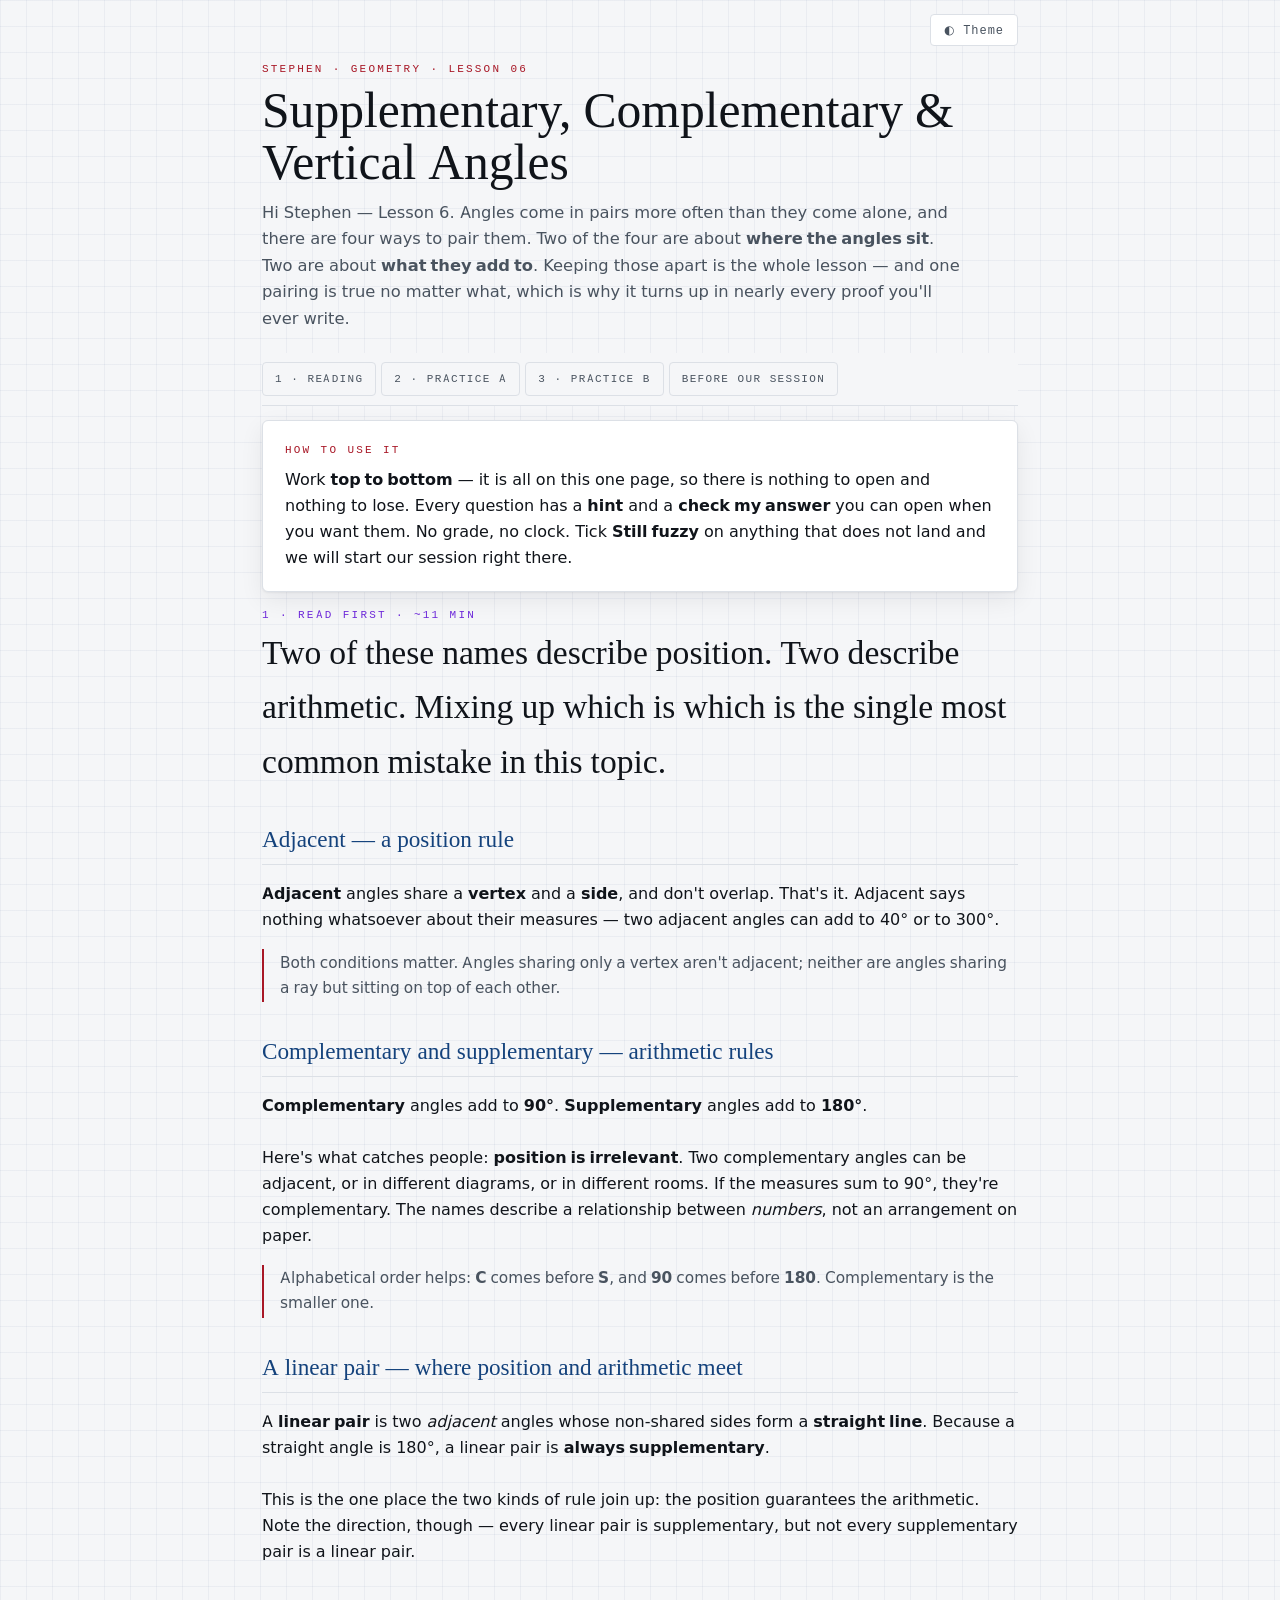
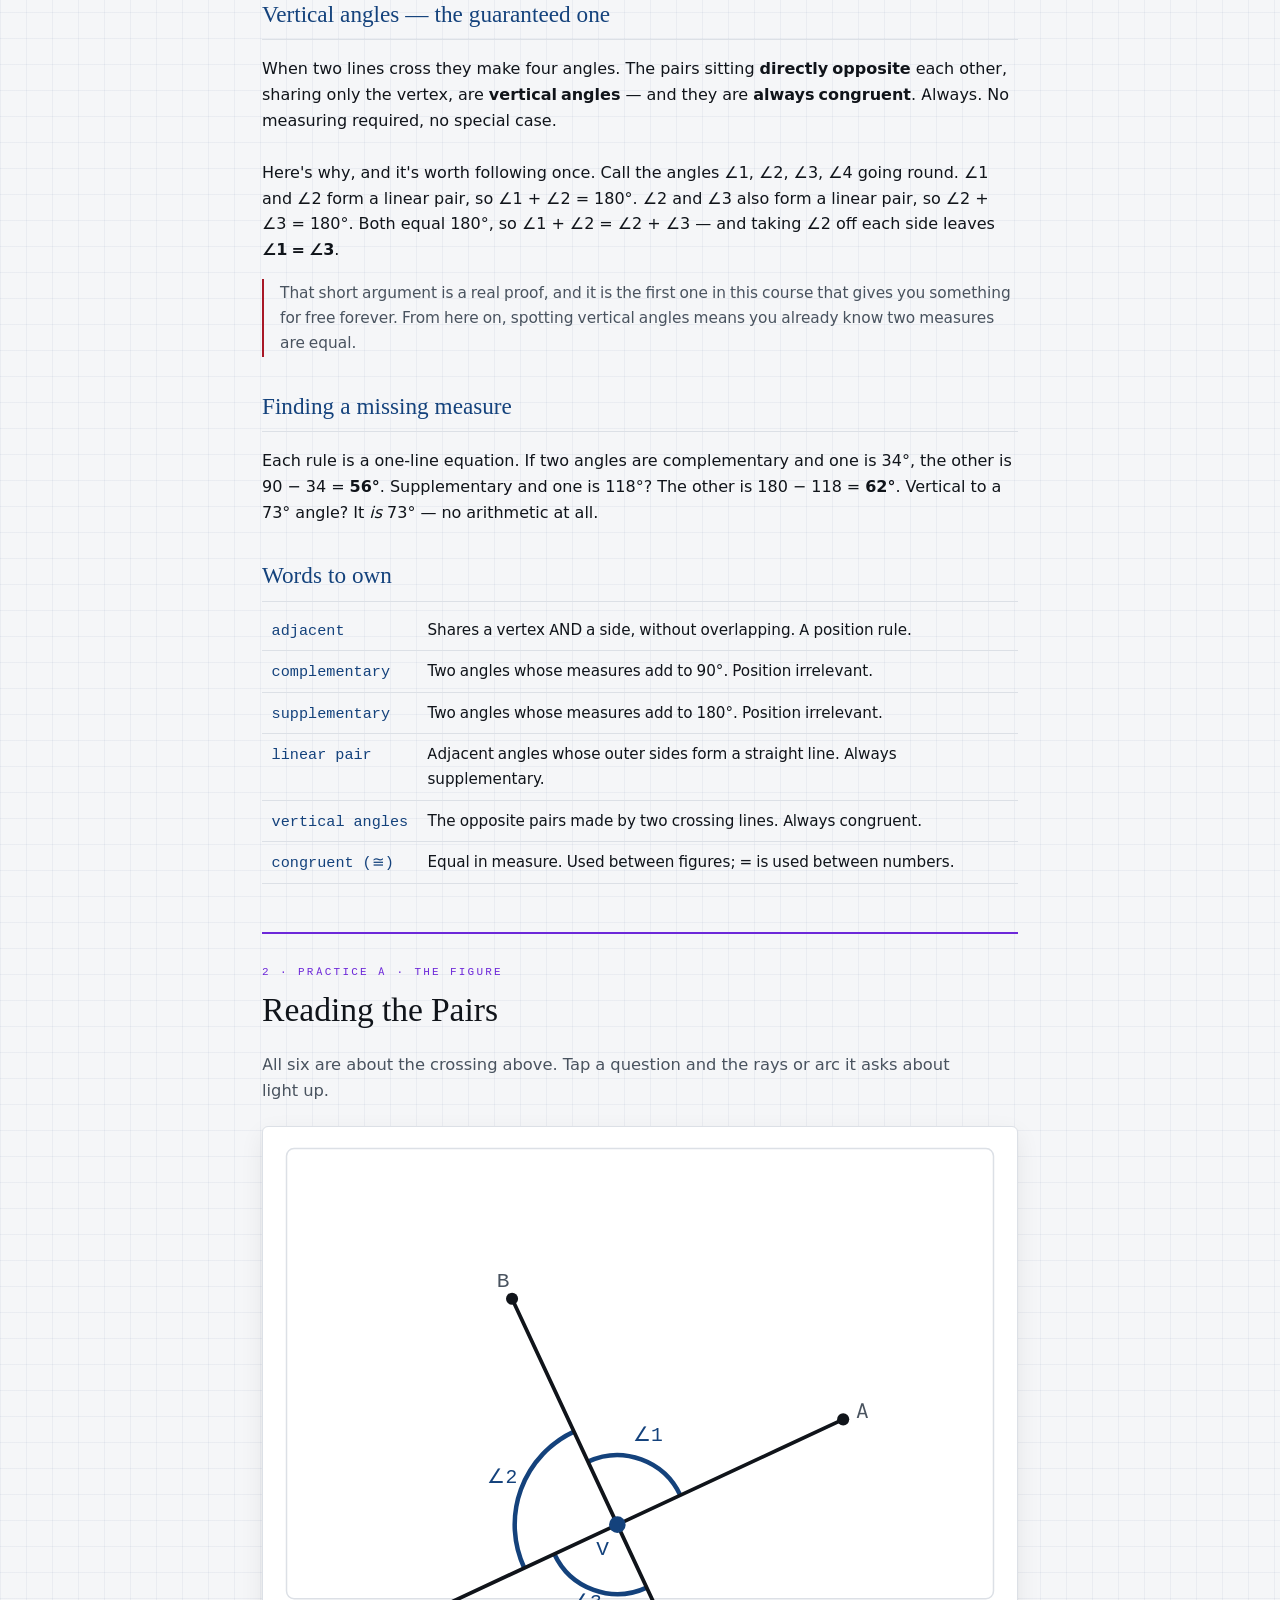
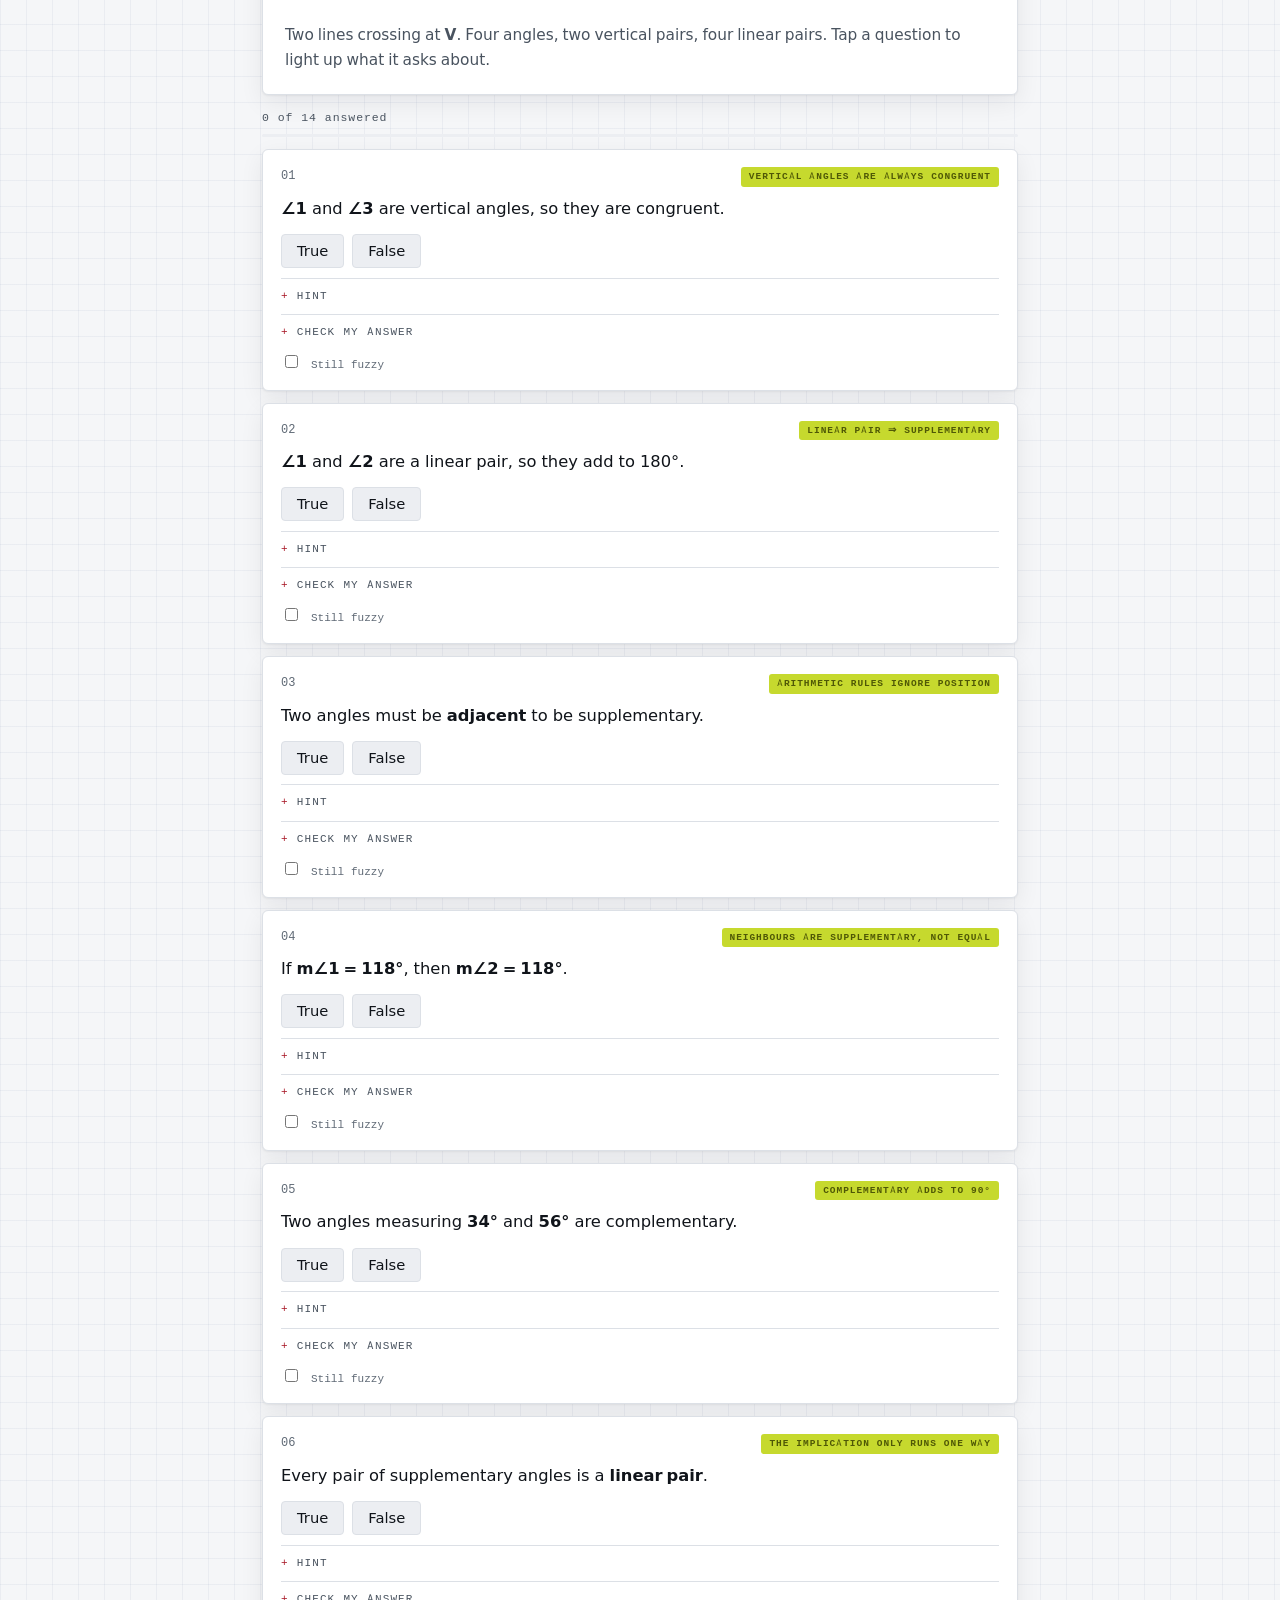
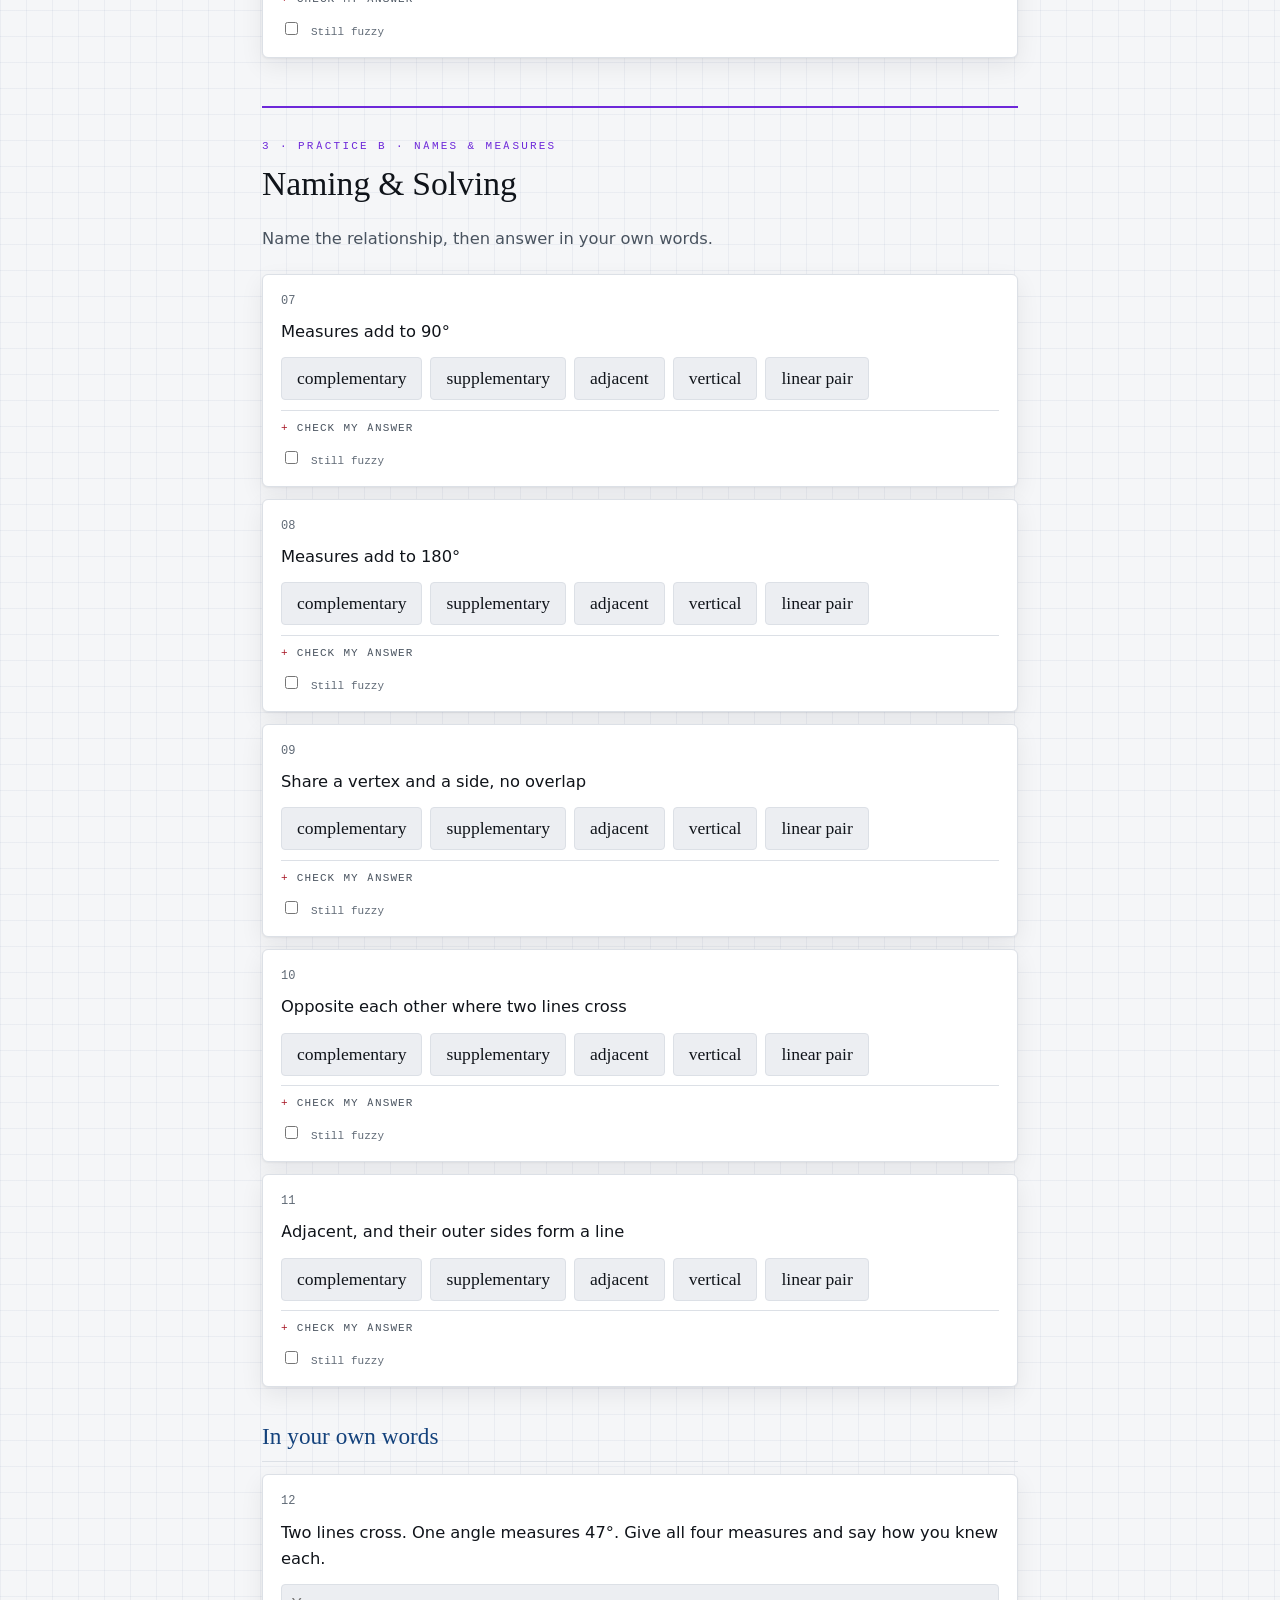
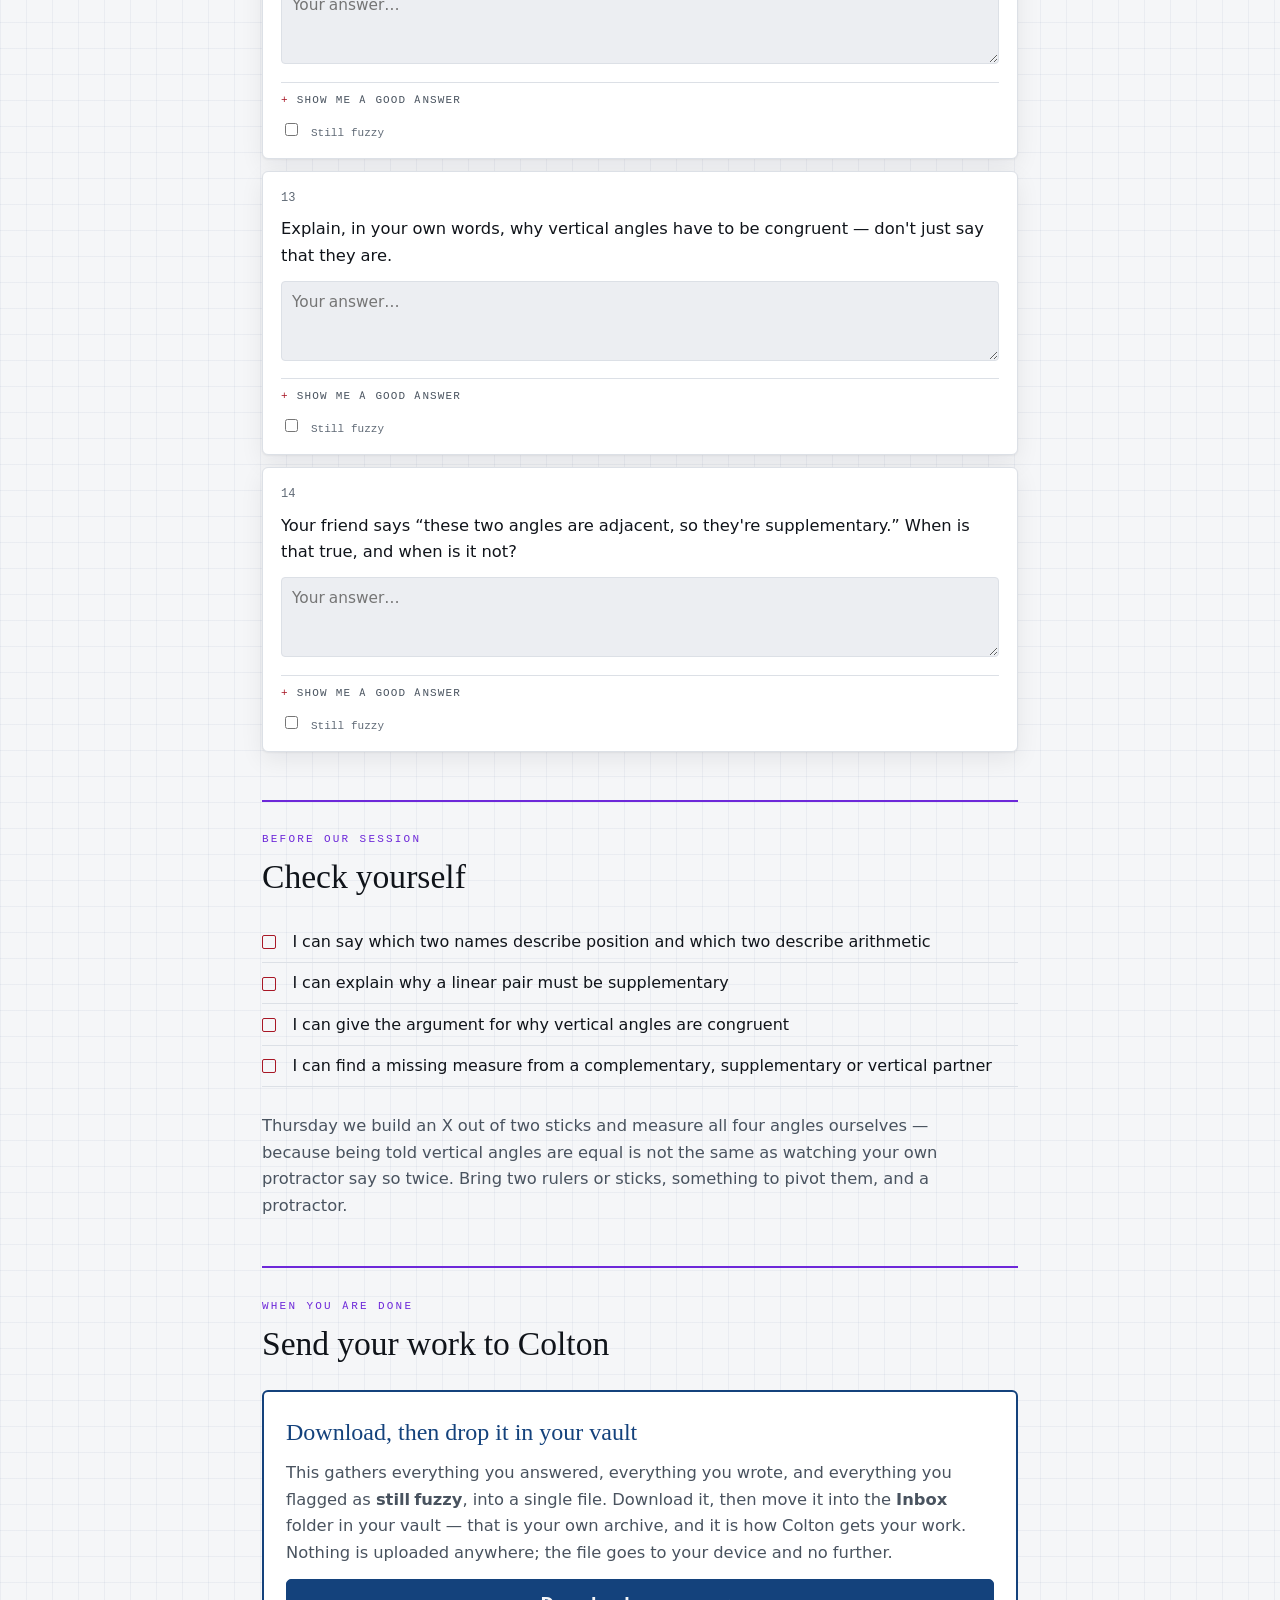
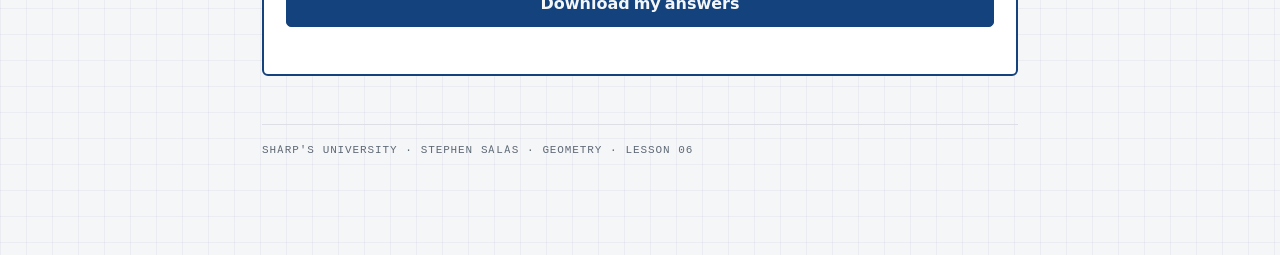
<file: lessons/lesson-06.html>
<!doctype html>
<html lang="en"><head><meta charset="utf-8">
<meta name="viewport" content="width=device-width,initial-scale=1">
<title>Supplementary, Complementary & Vertical Angles — Stephen · Geometry</title>
<style>@font-face{font-family:"Spectral";src:url([data-uri]) format("woff2");font-weight:100 900;font-display:swap}@font-face{font-family:"Inter";src:url([data-uri]) format("woff2");font-weight:100 900;font-display:swap}@font-face{font-family:"DM Mono";src:url([data-uri]) format("woff2");font-weight:100 900;font-display:swap}
:root{--paper:#f5f6f8;--surface:#fff;--surface-2:#eceef2;--ink:#10141a;--muted:#49535f;--faint:#5f6975;--primary:#14427c;--primary-soft:#e3eaf4;--accent:#a81726;--accent-soft:#f7e4e6;--hivis:#c6d92e;--hivis-ink:#4f5806;--good:#1f6b4e;--good-soft:#e2f0e9;--line:#dce0e6;--grid:rgba(20,66,124,.05);--course:#6D28D9;
--shadow:0 1px 2px rgba(20,17,24,.05),0 8px 24px rgba(20,17,24,.07);
--serif:"Spectral",Georgia,serif;
--sans:"Inter",ui-sans-serif,system-ui,-apple-system,sans-serif;
--mono:"DM Mono",ui-monospace,Consolas,monospace}
@media(prefers-color-scheme:dark){:root{--paper:#0e1116;--surface:#171c24;--surface-2:#1f2530;--ink:#eaeef3;--muted:#97a2b0;--faint:#828d9b;--primary:#7fb2ff;--primary-soft:#132132;--accent:#ff7a7a;--accent-soft:#2a1618;--hivis:#d8e64a;--hivis-ink:#d8e64a;--good:#5ec99a;--good-soft:#12291f;--line:#242c38;--grid:rgba(127,178,255,.06);--course:#A78BFA;--shadow:0 1px 2px rgba(0,0,0,.3),0 10px 30px rgba(0,0,0,.35)}}
:root[data-theme="dark"]{--paper:#0e1116;--surface:#171c24;--surface-2:#1f2530;--ink:#eaeef3;--muted:#97a2b0;--faint:#828d9b;--primary:#7fb2ff;--primary-soft:#132132;--accent:#ff7a7a;--accent-soft:#2a1618;--hivis:#d8e64a;--hivis-ink:#d8e64a;--good:#5ec99a;--good-soft:#12291f;--line:#242c38;--grid:rgba(127,178,255,.06);--course:#A78BFA}
:root[data-theme="light"]{--paper:#f5f6f8;--surface:#fff;--surface-2:#eceef2;--ink:#10141a;--muted:#49535f;--faint:#5f6975;--primary:#14427c;--primary-soft:#e3eaf4;--accent:#a81726;--accent-soft:#f7e4e6;--hivis:#c6d92e;--hivis-ink:#4f5806;--good:#1f6b4e;--good-soft:#e2f0e9;--line:#dce0e6;--grid:rgba(20,66,124,.05);--course:#6D28D9}
*{box-sizing:border-box}
html{-webkit-text-size-adjust:100%;scroll-behavior:smooth}
body{margin:0;background:var(--paper);color:var(--ink);font-family:var(--sans);line-height:1.62;
 background-image:linear-gradient(var(--grid) 1px,transparent 1px),linear-gradient(90deg,var(--grid) 1px,transparent 1px);
 background-size:26px 26px}
img,svg{max-width:100%}
.wrap{max-width:820px;margin:0 auto;padding:0 clamp(16px,4vw,32px) 6rem}
.topbar{display:flex;justify-content:flex-end;padding:14px 0}
.themebtn{font-family:var(--mono);font-size:12px;letter-spacing:.08em;color:var(--muted);
 background:var(--surface);border:1px solid var(--line);border-radius:4px;padding:7px 13px;cursor:pointer}
.eyebrow{font-family:var(--mono);font-size:11px;letter-spacing:.2em;text-transform:uppercase;color:var(--accent);margin-bottom:.5rem}
.title{font-family:var(--serif);font-weight:400;font-size:clamp(2rem,5.4vw,3.1rem);line-height:1.06;margin:.1rem 0 .5rem}
.sub{color:var(--muted);font-size:1.02rem;margin:0 0 1.4rem;max-width:44rem}
a{color:var(--primary)}
.card{background:var(--surface);border:1px solid var(--line);border-radius:6px;box-shadow:var(--shadow);padding:20px 22px;margin:14px 0}
h2{font-family:var(--serif);font-weight:400;font-size:1.45rem;color:var(--primary);margin:2rem 0 .5rem;
 padding-bottom:.3rem;border-bottom:1px solid var(--line)}
.aside{border-left:2px solid var(--accent);padding:.1rem 0 .1rem 1rem;margin:1rem 0;color:var(--muted);font-size:.96rem}
.vocab{width:100%;border-collapse:collapse;font-size:.95rem}
.vocab td{padding:.5rem .6rem;border-bottom:1px solid var(--line);vertical-align:top}
.vocab td:first-child{font-family:var(--mono);color:var(--primary);white-space:nowrap;width:9.5rem}
.check{list-style:none;padding:0}
.check li{padding:.45rem 0 .45rem 1.9rem;position:relative;border-bottom:1px solid var(--line)}
.check li::before{content:"";position:absolute;left:0;top:.85rem;width:12px;height:12px;border:1.5px solid var(--accent);border-radius:2px}
.foot{margin-top:3rem;padding-top:1rem;border-top:1px solid var(--line);font-family:var(--mono);font-size:11px;letter-spacing:.08em;color:var(--faint)}
/* in-page nav — there are NO cross-file links anywhere in this document */
.nav{position:sticky;top:0;z-index:9;background:var(--paper);border-bottom:1px solid var(--line);
 display:flex;gap:5px;padding:9px 0;margin-bottom:.6rem;flex-wrap:wrap}
.nav a{font-family:var(--mono);font-size:11px;letter-spacing:.12em;text-transform:uppercase;
 text-decoration:none;color:var(--muted);padding:7px 12px;border:1px solid var(--line);border-radius:4px}
.nav a:hover{border-color:var(--primary);color:var(--primary)}
section{scroll-margin-top:64px}
section+section{margin-top:3rem;border-top:2px solid var(--course,var(--accent));padding-top:1.8rem}
.shead{font-family:var(--mono);font-size:11px;letter-spacing:.2em;text-transform:uppercase;color:var(--course,var(--accent))}
.stitle{font-family:var(--serif);font-weight:400;font-size:clamp(1.5rem,3.4vw,2.1rem);margin:.2rem 0 .8rem;color:var(--ink)}
/* questions */
.q{background:var(--surface);border:1px solid var(--line);border-radius:6px;box-shadow:var(--shadow);padding:16px 18px;margin:12px 0}
.q.on{border-color:var(--primary)}
.qhead{display:flex;gap:10px;align-items:baseline}
.qn{font-family:var(--mono);font-size:12px;color:var(--faint)}
.qconcept{font-family:var(--mono);font-size:9.5px;letter-spacing:.1em;text-transform:uppercase;
 background:var(--hivis);color:var(--hivis-ink);border-radius:3px;padding:2px 8px;margin-left:auto;font-weight:600}
.qstmt{margin:.5rem 0 .8rem;font-size:1.02rem}
.btns{display:flex;flex-wrap:wrap;gap:8px}
button.opt{font-family:var(--sans);font-size:.92rem;padding:7px 15px;border-radius:4px;cursor:pointer;
 background:var(--surface-2);border:1px solid var(--line);color:var(--ink)}
button.opt:hover{border-color:var(--primary)}
button.opt.sel{background:var(--primary);color:var(--paper);border-color:var(--primary)}
button.opt.sym{font-family:var(--serif);font-size:1.1rem}
.dt{margin-top:.6rem;border-top:1px solid var(--line);padding-top:.5rem}
.dt summary{font-family:var(--mono);font-size:11px;letter-spacing:.1em;text-transform:uppercase;
 color:var(--muted);cursor:pointer;list-style:none}
.dt summary::-webkit-details-marker{display:none}
.dt summary::before{content:"+ ";color:var(--accent)}
.dt[open] summary::before{content:"− "}
.dt .dtb{margin-top:.55rem;padding:.7rem .9rem;border-radius:4px;background:var(--surface-2);font-size:.95rem}
.dt.ans .dtb{background:var(--good-soft);border-left:3px solid var(--good)}
.verdict{margin:0 0 .5rem;font-family:var(--mono);font-size:.9rem;color:var(--muted)}
.trap{margin-top:.6rem;font-size:.9rem;color:var(--accent)}
.fuzzy{margin-top:.7rem;font-family:var(--mono);font-size:11px;color:var(--faint);cursor:pointer;user-select:none;display:block}
.fuzzy input{margin-right:6px;accent-color:var(--accent)}
.prog{font-family:var(--mono);font-size:11.5px;letter-spacing:.08em;color:var(--muted);margin:.8rem 0}
.bar{height:3px;background:var(--surface-2);border-radius:2px;margin-top:6px;overflow:hidden}
.bar i{display:block;height:100%;background:var(--course,var(--primary));width:0;transition:width .3s}
.drawer{background:var(--accent-soft);border:1px solid var(--accent);border-radius:6px;padding:16px 18px;margin:20px 0;display:none}
.drawer.show{display:block}
.drawer h3{font-family:var(--serif);font-weight:400;margin:0 0 .4rem;color:var(--ink)}
textarea{width:100%;min-height:80px;font-family:var(--sans);font-size:.96rem;padding:10px;
 background:var(--surface-2);border:1px solid var(--line);border-radius:4px;color:var(--ink);resize:vertical}
.send{background:var(--surface);border:2px solid var(--primary);border-radius:6px;padding:20px 22px;margin:18px 0}
.send h3{font-family:var(--serif);font-weight:400;font-size:1.5rem;margin:.1rem 0 .4rem;color:var(--primary)}
.sendbtn{font-family:var(--sans);font-size:1rem;font-weight:600;padding:13px 22px;border-radius:5px;cursor:pointer;
 background:var(--primary);color:var(--paper);border:1px solid var(--primary);width:100%;margin-top:.9rem}
.altbtn{font-family:var(--mono);font-size:11.5px;letter-spacing:.08em;text-transform:uppercase;padding:9px 14px;
 border-radius:4px;cursor:pointer;background:var(--surface-2);color:var(--muted);border:1px solid var(--line)}
.sendrow{display:flex;gap:8px;margin-top:.7rem;flex-wrap:wrap}
.status{font-family:var(--mono);font-size:11.5px;margin-top:.8rem;color:var(--good);min-height:1.2em}
.noscript{font-family:var(--mono);font-size:11.5px;color:var(--accent);margin-top:.7rem}
@media print{
 body{background:#fff}
 .themebtn,.btns,.prog,.nav,.drawer{display:none}
 .q,.card{box-shadow:none;break-inside:avoid}
 .dt{border-top:none}.dt summary{display:none}.dt .dtb{display:block!important}
}</style>
</head><body>
<div class="wrap">
<div class="topbar"><button class="themebtn" id="themebtn">◐ Theme</button></div>

<header>
  <div class="eyebrow">Stephen · Geometry · Lesson 06</div>
  <h1 class="title">Supplementary, Complementary & Vertical Angles</h1>
  <p class="sub">Hi Stephen — Lesson 6. Angles come in pairs more often than they come alone, and there are four ways to pair them. Two of the four are about <b>where the angles sit</b>. Two are about <b>what they add to</b>. Keeping those apart is the whole lesson — and one pairing is true no matter what, which is why it turns up in nearly every proof you'll ever write.</p>
</header>

<nav class="nav">
  <a href="#reading">1 · Reading</a>
  <a href="#practice-a">2 · Practice A</a>
  <a href="#practice-b">3 · Practice B</a>
  <a href="#done">Before our session</a>
</nav>

<div class="card">
  <div class="eyebrow">How to use it</div>
  Work <b>top to bottom</b> — it is all on this one page, so there is nothing to open and
  nothing to lose. Every question has a <b>hint</b> and a <b>check my answer</b> you can open
  when you want them. No grade, no clock. Tick <b>Still fuzzy</b> on anything that does not
  land and we will start our session right there.
</div>

<section id="reading">
  <div class="shead">1 · Read first · ~11 min</div>
  <div class="stitle">Two of these names describe position. Two describe arithmetic. Mixing up which is which is the single most common mistake in this topic.</div>
  <h2>Adjacent — a position rule</h2><p><b>Adjacent</b> angles share a <b>vertex</b> and a <b>side</b>, and don't overlap. That's it. Adjacent says nothing whatsoever about their measures — two adjacent angles can add to 40° or to 300°.</p><div class="aside">Both conditions matter. Angles sharing only a vertex aren't adjacent; neither are angles sharing a ray but sitting on top of each other.</div><h2>Complementary and supplementary — arithmetic rules</h2><p><b>Complementary</b> angles add to <b>90°</b>. <b>Supplementary</b> angles add to <b>180°</b>.<br><br>Here's what catches people: <b>position is irrelevant</b>. Two complementary angles can be adjacent, or in different diagrams, or in different rooms. If the measures sum to 90°, they're complementary. The names describe a relationship between <em>numbers</em>, not an arrangement on paper.</p><div class="aside">Alphabetical order helps: <b>C</b> comes before <b>S</b>, and <b>90</b> comes before <b>180</b>. Complementary is the smaller one.</div><h2>A linear pair — where position and arithmetic meet</h2><p>A <b>linear pair</b> is two <em>adjacent</em> angles whose non-shared sides form a <b>straight line</b>. Because a straight angle is 180°, a linear pair is <b>always supplementary</b>.<br><br>This is the one place the two kinds of rule join up: the position guarantees the arithmetic. Note the direction, though — every linear pair is supplementary, but not every supplementary pair is a linear pair.</p><h2>Vertical angles — the guaranteed one</h2><p>When two lines cross they make four angles. The pairs sitting <b>directly opposite</b> each other, sharing only the vertex, are <b>vertical angles</b> — and they are <b>always congruent</b>. Always. No measuring required, no special case.<br><br>Here's why, and it's worth following once. Call the angles ∠1, ∠2, ∠3, ∠4 going round. ∠1 and ∠2 form a linear pair, so ∠1 + ∠2 = 180°. ∠2 and ∠3 also form a linear pair, so ∠2 + ∠3 = 180°. Both equal 180°, so ∠1 + ∠2 = ∠2 + ∠3 — and taking ∠2 off each side leaves <b>∠1 = ∠3</b>.</p><div class="aside">That short argument is a real proof, and it is the first one in this course that gives you something for free forever. From here on, spotting vertical angles means you already know two measures are equal.</div><h2>Finding a missing measure</h2><p>Each rule is a one-line equation. If two angles are complementary and one is 34°, the other is 90 − 34 = <b>56°</b>. Supplementary and one is 118°? The other is 180 − 118 = <b>62°</b>. Vertical to a 73° angle? It <em>is</em> 73° — no arithmetic at all.</p>
  <h2>Words to own</h2>
  <table class="vocab"><tr><td>adjacent</td><td>Shares a vertex AND a side, without overlapping. A position rule.</td></tr><tr><td>complementary</td><td>Two angles whose measures add to 90°. Position irrelevant.</td></tr><tr><td>supplementary</td><td>Two angles whose measures add to 180°. Position irrelevant.</td></tr><tr><td>linear pair</td><td>Adjacent angles whose outer sides form a straight line. Always supplementary.</td></tr><tr><td>vertical angles</td><td>The opposite pairs made by two crossing lines. Always congruent.</td></tr><tr><td>congruent (≅)</td><td>Equal in measure. Used between figures; = is used between numbers.</td></tr></table>
</section>

<section id="practice-a">
  <div class="shead">2 · Practice A · the figure</div>
  <div class="stitle">Reading the Pairs</div>
  <p class="sub">All six are about the crossing above. Tap a question and the rays or arc it asks about light up.</p>
  <div class="card"><svg viewBox="0 0 470 300" role="img" aria-label="Two lines crossing at V, making four numbered angles">
    <rect x="1" y="1" width="468" height="298" rx="5" fill="none" stroke="var(--line)"/>
    <g data-k="a1"><path d="M261.7 230.6 A46 46 0 0 0 200.6 208.3"
      fill="none" stroke="var(--primary)" stroke-width="3"/>
      <text x="240.2" y="194.6" text-anchor="middle"
        font-family="var(--mono)" font-size="13" fill="var(--primary)">∠1</text></g><g data-k="a2"><path d="M191.3 188.4 A68 68 0 0 0 158.4 278.7"
      fill="none" stroke="var(--primary)" stroke-width="3"/>
      <text x="143.9" y="222.3" text-anchor="middle"
        font-family="var(--mono)" font-size="13" fill="var(--primary)">∠2</text></g><g data-k="a3"><path d="M178.3 269.4 A46 46 0 0 0 239.4 291.7"
      fill="none" stroke="var(--primary)" stroke-width="3"/>
      <text x="199.8" y="305.4" text-anchor="middle"
        font-family="var(--mono)" font-size="13" fill="var(--primary)">∠3</text></g><g data-k="ra"><line x1="220" y1="250" x2="369.5" y2="180.3"
      stroke="var(--ink)" stroke-width="2.5" stroke-linecap="round"/>
      <circle cx="369.5" cy="180.3" r="4" fill="var(--ink)"/>
      <text x="382.2" y="179.4"
        text-anchor="middle" font-family="var(--mono)" font-size="14" fill="var(--muted)">A</text></g><g data-k="rb"><line x1="220" y1="250" x2="150.3" y2="100.5"
      stroke="var(--ink)" stroke-width="2.5" stroke-linecap="round"/>
      <circle cx="150.3" cy="100.5" r="4" fill="var(--ink)"/>
      <text x="144.4" y="92.8"
        text-anchor="middle" font-family="var(--mono)" font-size="14" fill="var(--muted)">B</text></g><g data-k="rc"><line x1="220" y1="250" x2="70.5" y2="319.7"
      stroke="var(--ink)" stroke-width="2.5" stroke-linecap="round"/>
      <circle cx="70.5" cy="319.7" r="4" fill="var(--ink)"/>
      <text x="57.8" y="330.6"
        text-anchor="middle" font-family="var(--mono)" font-size="14" fill="var(--muted)">C</text></g><g data-k="rd"><line x1="220" y1="250" x2="289.7" y2="399.5"
      stroke="var(--ink)" stroke-width="2.5" stroke-linecap="round"/>
      <circle cx="289.7" cy="399.5" r="4" fill="var(--ink)"/>
      <text x="295.6" y="417.2"
        text-anchor="middle" font-family="var(--mono)" font-size="14" fill="var(--muted)">D</text></g>
    <circle cx="220" cy="250" r="5.5" fill="var(--primary)"/>
    <text x="206" y="270" font-family="var(--mono)" font-size="14" fill="var(--primary)">V</text></svg><div class="aside" style="border:none;padding-left:0;margin:.8rem 0 0">Two lines crossing at <b>V</b>. Four angles, two vertical pairs, four linear pairs. Tap a question to light up what it asks about.</div></div>
  <div class="prog"><span id="pt">0 of 6 answered</span><div class="bar"><i id="pb"></i></div></div>
  
<div class="q" id="q1" data-hi='["a1","a3"]'>
  <div class="qhead"><span class="qn">01</span><span class="qconcept">Vertical angles are always congruent</span></div>
  <div class="qstmt"><b>∠1</b> and <b>∠3</b> are vertical angles, so they are congruent.</div>
  <div class="btns"><button class="opt" data-v="True">True</button><button class="opt" data-v="False">False</button></div>
  <details class="dt"><summary>Hint</summary><div class="dtb">Are they opposite each other through the crossing point, or side by side?</div></details>
  <details class="dt ans"><summary>Check my answer</summary>
    <div class="dtb"><p class="verdict">Answer: <b>True</b></p>
         <p>They sit <b>directly opposite</b> across the vertex, sharing only V.</p>Opposite pairs at a crossing are <b>vertical angles</b>, and vertical angles are always congruent — no measuring needed. <b>True.</b></div>
  </details>
  <label class="fuzzy"><input type="checkbox" data-fz="1"> Still fuzzy</label>
</div>
<div class="q" id="q2" data-hi='["a1","a2","rb"]'>
  <div class="qhead"><span class="qn">02</span><span class="qconcept">Linear pair ⇒ supplementary</span></div>
  <div class="qstmt"><b>∠1</b> and <b>∠2</b> are a linear pair, so they add to 180°.</div>
  <div class="btns"><button class="opt" data-v="True">True</button><button class="opt" data-v="False">False</button></div>
  <details class="dt"><summary>Hint</summary><div class="dtb">Do the two non-shared sides line up straight?</div></details>
  <details class="dt ans"><summary>Check my answer</summary>
    <div class="dtb"><p class="verdict">Answer: <b>True</b></p>
         <p>They're adjacent, sharing ray VB, and their outer sides make one straight line.</p>Adjacent angles whose outer sides form a straight line are a <b>linear pair</b>, and a straight angle is 180°. <b>True.</b></div>
  </details>
  <label class="fuzzy"><input type="checkbox" data-fz="2"> Still fuzzy</label>
</div>
<div class="q" id="q3" data-hi='["a1","a2"]'>
  <div class="qhead"><span class="qn">03</span><span class="qconcept">Arithmetic rules ignore position</span></div>
  <div class="qstmt">Two angles must be <b>adjacent</b> to be supplementary.</div>
  <div class="btns"><button class="opt" data-v="True">True</button><button class="opt" data-v="False">False</button></div>
  <details class="dt"><summary>Hint</summary><div class="dtb">Could a 100° angle here and an 80° angle in a completely different drawing be supplementary?</div></details>
  <details class="dt ans"><summary>Check my answer</summary>
    <div class="dtb"><p class="verdict">Answer: <b>False</b></p>
         <p>Supplementary is only about the numbers adding to 180°.</p>Supplementary means the measures sum to 180°, wherever the angles are. They can be on opposite pages. <b>False.</b><div class="trap">⚑ This is the core confusion of the lesson. <b>Adjacent</b> and <b>linear pair</b> are position; <b>complementary</b> and <b>supplementary</b> are arithmetic.</div></div>
  </details>
  <label class="fuzzy"><input type="checkbox" data-fz="3"> Still fuzzy</label>
</div>
<div class="q" id="q4" data-hi='["a1","a2"]'>
  <div class="qhead"><span class="qn">04</span><span class="qconcept">Neighbours are supplementary, not equal</span></div>
  <div class="qstmt">If <b>m∠1 = 118°</b>, then <b>m∠2 = 118°</b>.</div>
  <div class="btns"><button class="opt" data-v="True">True</button><button class="opt" data-v="False">False</button></div>
  <details class="dt"><summary>Hint</summary><div class="dtb">Is ∠2 opposite ∠1, or beside it?</div></details>
  <details class="dt ans"><summary>Check my answer</summary>
    <div class="dtb"><p class="verdict">Answer: <b>False</b></p>
         <p>∠2 is ∠1's <em>neighbour</em>, not its opposite — so they add to 180°, not match.</p>∠1 and ∠2 are a linear pair, so m∠2 = 180 − 118 = <b>62°</b>. It's <b>∠3</b> that equals 118°. <b>False.</b><div class="trap">⚑ Easy to grab the wrong angle. Opposite ⇒ equal. Beside ⇒ adds to 180.</div></div>
  </details>
  <label class="fuzzy"><input type="checkbox" data-fz="4"> Still fuzzy</label>
</div>
<div class="q" id="q5" data-hi='[]'>
  <div class="qhead"><span class="qn">05</span><span class="qconcept">Complementary adds to 90°</span></div>
  <div class="qstmt">Two angles measuring <b>34°</b> and <b>56°</b> are complementary.</div>
  <div class="btns"><button class="opt" data-v="True">True</button><button class="opt" data-v="False">False</button></div>
  <details class="dt"><summary>Hint</summary><div class="dtb">Add them. What do you get, and which rule is that?</div></details>
  <details class="dt ans"><summary>Check my answer</summary>
    <div class="dtb"><p class="verdict">Answer: <b>True</b></p>
         <p>34 + 56 = 90.</p>They sum to <b>90°</b>, so they are complementary — regardless of where either one is drawn. <b>True.</b></div>
  </details>
  <label class="fuzzy"><input type="checkbox" data-fz="5"> Still fuzzy</label>
</div>
<div class="q" id="q6" data-hi='["a1","a2"]'>
  <div class="qhead"><span class="qn">06</span><span class="qconcept">The implication only runs one way</span></div>
  <div class="qstmt">Every pair of supplementary angles is a <b>linear pair</b>.</div>
  <div class="btns"><button class="opt" data-v="True">True</button><button class="opt" data-v="False">False</button></div>
  <details class="dt"><summary>Hint</summary><div class="dtb">Two angles of 90° in separate diagrams add to 180°. Are they a linear pair?</div></details>
  <details class="dt ans"><summary>Check my answer</summary>
    <div class="dtb"><p class="verdict">Answer: <b>False</b></p>
         <p>Linear pair ⇒ supplementary. The reverse doesn't hold.</p>A linear pair must also be <b>adjacent with outer sides forming a line</b>. Two 100° and 80° angles in different figures are supplementary but not a linear pair. <b>False.</b><div class="trap">⚑ Watch the direction of any "always" claim. Every linear pair is supplementary; not every supplementary pair is linear.</div></div>
  </details>
  <label class="fuzzy"><input type="checkbox" data-fz="6"> Still fuzzy</label>
</div>
</section>

<section id="practice-b">
  <div class="shead">3 · Practice B · names & measures</div>
  <div class="stitle">Naming & Solving</div>
  <p class="sub">Name the relationship, then answer in your own words.</p>
  
<div class="q" id="q7">
  <div class="qhead"><span class="qn">07</span></div>
  <div class="qstmt">Measures add to 90°</div>
  <div class="btns"><button class="opt sym" data-v="complementary">complementary</button><button class="opt sym" data-v="supplementary">supplementary</button><button class="opt sym" data-v="adjacent">adjacent</button><button class="opt sym" data-v="vertical">vertical</button><button class="opt sym" data-v="linear pair">linear pair</button></div>
  
  <details class="dt ans"><summary>Check my answer</summary>
    <div class="dtb"><p class="verdict">Answer: <b>complementary</b></p>
         <b>Complementary</b>. C before S, 90 before 180.</div>
  </details>
  <label class="fuzzy"><input type="checkbox" data-fz="7"> Still fuzzy</label>
</div>
<div class="q" id="q8">
  <div class="qhead"><span class="qn">08</span></div>
  <div class="qstmt">Measures add to 180°</div>
  <div class="btns"><button class="opt sym" data-v="complementary">complementary</button><button class="opt sym" data-v="supplementary">supplementary</button><button class="opt sym" data-v="adjacent">adjacent</button><button class="opt sym" data-v="vertical">vertical</button><button class="opt sym" data-v="linear pair">linear pair</button></div>
  
  <details class="dt ans"><summary>Check my answer</summary>
    <div class="dtb"><p class="verdict">Answer: <b>supplementary</b></p>
         <b>Supplementary</b> — position irrelevant.</div>
  </details>
  <label class="fuzzy"><input type="checkbox" data-fz="8"> Still fuzzy</label>
</div>
<div class="q" id="q9">
  <div class="qhead"><span class="qn">09</span></div>
  <div class="qstmt">Share a vertex and a side, no overlap</div>
  <div class="btns"><button class="opt sym" data-v="complementary">complementary</button><button class="opt sym" data-v="supplementary">supplementary</button><button class="opt sym" data-v="adjacent">adjacent</button><button class="opt sym" data-v="vertical">vertical</button><button class="opt sym" data-v="linear pair">linear pair</button></div>
  
  <details class="dt ans"><summary>Check my answer</summary>
    <div class="dtb"><p class="verdict">Answer: <b>adjacent</b></p>
         <b>Adjacent</b> — a position rule that says nothing about measure.</div>
  </details>
  <label class="fuzzy"><input type="checkbox" data-fz="9"> Still fuzzy</label>
</div>
<div class="q" id="q10">
  <div class="qhead"><span class="qn">10</span></div>
  <div class="qstmt">Opposite each other where two lines cross</div>
  <div class="btns"><button class="opt sym" data-v="complementary">complementary</button><button class="opt sym" data-v="supplementary">supplementary</button><button class="opt sym" data-v="adjacent">adjacent</button><button class="opt sym" data-v="vertical">vertical</button><button class="opt sym" data-v="linear pair">linear pair</button></div>
  
  <details class="dt ans"><summary>Check my answer</summary>
    <div class="dtb"><p class="verdict">Answer: <b>vertical</b></p>
         <b>Vertical</b> angles — always congruent.</div>
  </details>
  <label class="fuzzy"><input type="checkbox" data-fz="10"> Still fuzzy</label>
</div>
<div class="q" id="q11">
  <div class="qhead"><span class="qn">11</span></div>
  <div class="qstmt">Adjacent, and their outer sides form a line</div>
  <div class="btns"><button class="opt sym" data-v="complementary">complementary</button><button class="opt sym" data-v="supplementary">supplementary</button><button class="opt sym" data-v="adjacent">adjacent</button><button class="opt sym" data-v="vertical">vertical</button><button class="opt sym" data-v="linear pair">linear pair</button></div>
  
  <details class="dt ans"><summary>Check my answer</summary>
    <div class="dtb"><p class="verdict">Answer: <b>linear pair</b></p>
         A <b>linear pair</b> — the one case where position guarantees the arithmetic.</div>
  </details>
  <label class="fuzzy"><input type="checkbox" data-fz="11"> Still fuzzy</label>
</div>
  <h2>In your own words</h2>
  
<div class="q" id="q12">
  <div class="qhead"><span class="qn">12</span></div>
  <div class="qstmt">Two lines cross. One angle measures 47°. Give all four measures and say how you knew each.</div>
  <textarea placeholder="Your answer…"></textarea>
  
  <details class="dt ans"><summary>Show me a good answer</summary>
    <div class="dtb"><b>47°</b> given. Its <b>vertical</b> partner is also <b>47°</b> — opposite, so congruent. The two <b>neighbours</b> each form a linear pair with it: 180 − 47 = <b>133°</b>, and they're vertical to each other so both are 133°. Check: 47 + 133 + 47 + 133 = 360°.</div>
  </details>
  <label class="fuzzy"><input type="checkbox" data-fz="12"> Still fuzzy</label>
</div>
<div class="q" id="q13">
  <div class="qhead"><span class="qn">13</span></div>
  <div class="qstmt">Explain, in your own words, why vertical angles have to be congruent — don't just say that they are.</div>
  <textarea placeholder="Your answer…"></textarea>
  
  <details class="dt ans"><summary>Show me a good answer</summary>
    <div class="dtb">∠1 and ∠2 make a straight line, so ∠1 + ∠2 = 180. ∠2 and ∠3 also make a straight line, so ∠2 + ∠3 = 180. Both sums equal 180, so ∠1 + ∠2 = ∠2 + ∠3. Subtract ∠2 from both sides and <b>∠1 = ∠3</b>. It's forced by the straight lines, not a coincidence.</div>
  </details>
  <label class="fuzzy"><input type="checkbox" data-fz="13"> Still fuzzy</label>
</div>
<div class="q" id="q14">
  <div class="qhead"><span class="qn">14</span></div>
  <div class="qstmt">Your friend says “these two angles are adjacent, so they're supplementary.” When is that true, and when is it not?</div>
  <textarea placeholder="Your answer…"></textarea>
  
  <details class="dt ans"><summary>Show me a good answer</summary>
    <div class="dtb">True <em>only</em> if they form a <b>linear pair</b> — outer sides making a straight line. Otherwise adjacent says nothing about the sum: two adjacent 30° angles total 60°. <b>Adjacent is position; supplementary is arithmetic.</b></div>
  </details>
  <label class="fuzzy"><input type="checkbox" data-fz="14"> Still fuzzy</label>
</div>
</section>

<section id="done">
  <div class="shead">Before our session</div>
  <div class="stitle">Check yourself</div>
  <ul class="check"><li>I can say which two names describe position and which two describe arithmetic</li><li>I can explain why a linear pair must be supplementary</li><li>I can give the argument for why vertical angles are congruent</li><li>I can find a missing measure from a complementary, supplementary or vertical partner</li></ul>
  <div class="drawer" id="drawer"><h3>Start here with Colton</h3><div>These are the ones you flagged:</div><ul></ul></div>
  <p class="sub" style="margin-top:1.6rem">Thursday we build an X out of two sticks and measure all four angles ourselves — because being told vertical angles are equal is not the same as watching your own protractor say so twice. Bring two rulers or sticks, something to pivot them, and a protractor.</p>
</section>

<section id="send">
  <div class="shead">When you are done</div>
  <div class="stitle">Send your work to Colton</div>
  <div class="send">
    <h3>Download, then drop it in your vault</h3>
    <p class="sub" style="margin:0">This gathers everything you answered, everything you wrote, and
    everything you flagged as <b>still fuzzy</b>, into a single file. Download it, then move it into
    the <b>Inbox</b> folder in your vault &mdash; that is your own archive, and it is how Colton gets
    your work. Nothing is uploaded anywhere; the file goes to your device and no further.</p>
    <button class="sendbtn" id="dl">Download my answers</button>
    <div class="status" id="status"></div>
    <noscript><div class="noscript">Downloading needs scripts on. Without them you can still read
      and work the whole page &mdash; write your answers into this week&rsquo;s Compass note instead.</div></noscript>
  </div>
</section>

<div class="foot">SHARP'S UNIVERSITY · STEPHEN SALAS · GEOMETRY · LESSON 06</div>
</div>
<script>
(function(){var r=document.documentElement,b=document.getElementById('themebtn');
 if(!b)return;b.addEventListener('click',function(){
  var cur=r.getAttribute('data-theme')||(matchMedia('(prefers-color-scheme:dark)').matches?'dark':'light');
  r.setAttribute('data-theme',cur==='dark'?'light':'dark');});})();
(function(){
  var qs=[].slice.call(document.querySelectorAll('.q'));
  var A=document.getElementById('rA'),B=document.getElementById('rB');
  function light(keys){
    document.querySelectorAll('[data-k]').forEach(function(g){g.style.opacity=keys?'.2':'1';});
    if(A){A.setAttribute('fill-opacity','0');B.setAttribute('fill-opacity','0');}
    (keys||[]).forEach(function(k){
      if(A){ if(k==='A'||k==='both')A.setAttribute('fill-opacity','.12');
             if(k==='B'||k==='both')B.setAttribute('fill-opacity','.12'); }
      document.querySelectorAll('[data-k="'+k+'"]').forEach(function(g){g.style.opacity='1';});});
  }
  function prog(){
    var d=document.querySelectorAll('.q[data-done]').length;
    var t=document.getElementById('pt'),bar=document.getElementById('pb');
    if(t)t.textContent=d+' of '+qs.length+' answered';
    if(bar)bar.style.width=(d/qs.length*100)+'%';
  }
  qs.forEach(function(box){
    box.addEventListener('click',function(){
      qs.forEach(function(x){x.classList.remove('on');}); box.classList.add('on');
      var hi=box.getAttribute('data-hi'); if(hi)light(JSON.parse(hi));});
    box.querySelectorAll('.opt').forEach(function(b){
      b.addEventListener('click',function(){
        box.querySelectorAll('.opt').forEach(function(x){x.classList.remove('sel');});
        b.classList.add('sel'); box.querySelector('.ans').open=true;
        box.dataset.done='1'; prog();});});
  });
  var drawer=document.getElementById('drawer');
  document.querySelectorAll('[data-fz]').forEach(function(cb){
    cb.addEventListener('change',function(){
      var on=[].slice.call(document.querySelectorAll('[data-fz]:checked'));
      if(!drawer)return;
      drawer.classList.toggle('show',on.length>0);
      drawer.querySelector('ul').innerHTML=on.map(function(c){
        var box=c.closest('.q'), con=box.querySelector('.qconcept');
        return '<li><b>'+box.querySelector('.qn').textContent+'</b> — '+(con?con.textContent:'')+'</li>';}).join('');});
  });
  prog();

  /* ── autosave ───────────────────────────────────────────────────────────
   * Stephen works across several sittings on a tablet. Losing a page of typing
   * to a tab close would be enough to stop him using this at all. */
  var KEY='su-L06';
  function state(){
    var o={a:{},w:{},f:[]};
    qs.forEach(function(box){
      var sel=box.querySelector('.opt.sel'); if(sel)o.a[box.id]=sel.dataset.v;
      var ta=box.querySelector('textarea'); if(ta&&ta.value.trim())o.w[box.id]=ta.value.trim();
    });
    document.querySelectorAll('[data-fz]:checked').forEach(function(c){o.f.push(c.dataset.fz);});
    return o;
  }
  function save(){ try{localStorage.setItem(KEY,JSON.stringify(state()));}catch(e){} }
  function restore(){
    var raw; try{raw=localStorage.getItem(KEY);}catch(e){return;}
    if(!raw)return; var o;
    try{o=JSON.parse(raw);}catch(e){return;}
    Object.keys(o.a||{}).forEach(function(id){
      var box=document.getElementById(id); if(!box)return;
      box.querySelectorAll('.opt').forEach(function(b){
        if(b.dataset.v===o.a[id]){b.classList.add('sel');box.dataset.done='1';}});
    });
    Object.keys(o.w||{}).forEach(function(id){
      var box=document.getElementById(id); if(box&&box.querySelector('textarea'))box.querySelector('textarea').value=o.w[id];
    });
    (o.f||[]).forEach(function(n){
      var cb=document.querySelector('[data-fz="'+n+'"]');
      if(cb){cb.checked=true;cb.dispatchEvent(new Event('change'));}
    });
    prog();
  }
  restore();
  document.addEventListener('input',save,true);
  document.addEventListener('click',function(e){ if(e.target.closest('.opt,[data-fz]'))setTimeout(save,0); },true);

  /* ── build the submission ─────────────────────────────────────────────── */
  function pad(n){return String(n).padStart(2,'0');}
  function today(){var d=new Date();return d.getFullYear()+'-'+pad(d.getMonth()+1)+'-'+pad(d.getDate());}
  var NL=String.fromCharCode(10);
  function markdown(){
    var o=state(), out=[];
    out.push('---','kind: submission','lesson: 6','student: Stephen Salas','date: '+today(),'---','');
    out.push('# L06 — Supplementary, Complementary & Vertical Angles','','Sent from the Practice Pack on '+today()+'.','');
    out.push('## Answers','');
    qs.forEach(function(box){
      if(box.querySelector('textarea'))return;
      var n=box.querySelector('.qn').textContent;
      var stmt=box.querySelector('.qstmt').textContent.trim();
      var mine=o.a[box.id]||'—';
      out.push('- **'+n+'** '+stmt);
      out.push('  → *'+mine+'*');
    });
    var wrote=Object.keys(o.w||{});
    if(wrote.length){
      out.push('','## In my own words','');
      wrote.forEach(function(id){
        var box=document.getElementById(id);
        out.push('**'+box.querySelector('.qn').textContent+'** '+box.querySelector('.qstmt').textContent.trim(),'',o.w[id],'');
      });
    }
    out.push('','## Still fuzzy','');
    if(!o.f.length){ out.push('- (nothing flagged)'); }
    else o.f.forEach(function(n){
      var box=document.getElementById('q'+n), con=box.querySelector('.qconcept');
      out.push('- [ ] **'+pad(n)+'** '+(con?con.textContent:'')+' — '+box.querySelector('.qstmt').textContent.trim());
    });
    return out.join(NL);
  }
  var st=document.getElementById('status');
  function say(m){ if(st)st.textContent=m; }

  var copyBtn=document.getElementById('copy');
  if(copyBtn) copyBtn.addEventListener('click',function(){
    var md=markdown();
    function fallback(){
      var ta=document.createElement('textarea'); ta.value=md;
      ta.style.cssText='position:fixed;opacity:0'; document.body.appendChild(ta);
      ta.select(); try{document.execCommand('copy');say('Copied.');}
      catch(e){say('Could not copy automatically. Use “Download a copy”.');}
      document.body.removeChild(ta);
    }
    if(navigator.clipboard&&navigator.clipboard.writeText){
      navigator.clipboard.writeText(md).then(function(){say('Copied.');},fallback);
    } else fallback();
  });
  var dlBtn=document.getElementById('dl');
  if(dlBtn) dlBtn.addEventListener('click',function(){
    try{
      var blob=new Blob([markdown()],{type:'text/markdown'});
      var a=document.createElement('a');
      a.href=URL.createObjectURL(blob);
      a.download=today()+' L06 Stephen.md';
      document.body.appendChild(a); a.click(); document.body.removeChild(a);
      say('Saved. Now move that file into the Inbox folder in your vault.');
    }catch(e){ say('Download blocked here — try “Copy instead”.'); }
  });
})();</script>
</body></html>
</file>
<file: assets/su.css>
/* ============================================================================
 * SHARP'S UNIVERSITY — site stylesheet
 *
 * The public mirror of the vault. Same law, same palette, same faces, so a
 * student who opens the site and a student who opens Obsidian are looking at
 * one school — squares are identity, circles are state, duty black leads and
 * the course hue is the variable.
 *
 * First-responder palette: duty black #0E1116, signal blue #14427C, alarm red
 * #A81726, hi-vis #C6D92E. Black-led with hi-vis is what keeps this clear of
 * ALA's navy + red rather than reading as a sub-brand of it. Every value is
 * contrast-verified on both grounds in both themes; hi-vis is an accent and a
 * fill, never a field.
 * ========================================================================== */

@font-face { font-family:"Spectral"; src:url("fonts/spectral.woff2") format("woff2"); font-weight:200 800; font-display:swap; }
@font-face { font-family:"Inter";    src:url("fonts/inter.woff2")    format("woff2"); font-weight:100 900; font-display:swap; }
@font-face { font-family:"DM Mono";  src:url("fonts/dm-mono.woff2")  format("woff2"); font-weight:300 500; font-display:swap; }

:root{
  --paper:#f5f6f8; --surface:#fff; --surface-2:#eceef2;
  --ink:#10141a; --muted:#49535f; --faint:#5f6975;
  --primary:#14427c; --accent:#a81726; --accent-soft:#f7e4e6;
  --line:#dce0e6; --grid:rgba(20,66,124,.05);
  --course:#8b5cf6; --hivis:#c6d92e; --hivis-ink:#4f5806;
  --shadow:0 1px 2px rgba(20,17,24,.05),0 10px 30px rgba(20,17,24,.07);
  --serif:"Spectral",Georgia,serif;
  --sans:"Inter",ui-sans-serif,system-ui,-apple-system,sans-serif;
  --mono:"DM Mono",ui-monospace,Consolas,monospace;
  --ease:cubic-bezier(.22,.61,.36,1);
}
@media (prefers-color-scheme: dark){
  :root{
    --paper:#0e1116; --surface:#171c24; --surface-2:#1f2530;
    --ink:#eaeef3; --muted:#97a2b0; --faint:#828d9b;
    --primary:#7fb2ff; --accent:#ff7a7a; --accent-soft:#2a1618;
    --line:#242c38; --grid:rgba(127,178,255,.06); --hivis:#d8e64a; --hivis-ink:#0e1116;
    --shadow:0 1px 2px rgba(0,0,0,.3),0 12px 34px rgba(0,0,0,.35);
  }
}
:root[data-theme="dark"]{
  --paper:#0e1116; --surface:#171c24; --surface-2:#1f2530;
  --ink:#eaeef3; --muted:#97a2b0; --faint:#828d9b;
  --primary:#7fb2ff; --accent:#ff7a7a; --accent-soft:#2a1618;
  --line:#242c38; --grid:rgba(127,178,255,.06); --hivis:#d8e64a; --hivis-ink:#0e1116;
}
:root[data-theme="light"]{
  --paper:#f5f6f8; --surface:#fff; --surface-2:#eceef2;
  --ink:#10141a; --muted:#49535f; --faint:#5f6975;
  --primary:#14427c; --accent:#a81726; --accent-soft:#f7e4e6;
  --line:#dce0e6; --grid:rgba(20,66,124,.05); --hivis:#c6d92e; --hivis-ink:#4f5806;
}

/* the chevron — apparatus striping, used as a rule. Never wallpaper. */
.chev{height:9px;border-radius:2px;margin:1.4rem 0;
  background:repeating-linear-gradient(115deg,
    var(--accent) 0 14px, transparent 14px 28px, var(--hivis) 28px 42px, transparent 42px 56px),
  var(--surface-2)}

*{box-sizing:border-box}
html{-webkit-text-size-adjust:100%;scroll-behavior:smooth}
body{
  margin:0; min-height:100vh;
  background:var(--paper); color:var(--ink);
  font-family:var(--sans); line-height:1.62;
  background-image:
    linear-gradient(var(--grid) 1px,transparent 1px),
    linear-gradient(90deg,var(--grid) 1px,transparent 1px);
  background-size:28px 28px;
  -webkit-font-smoothing:antialiased;
}
img,svg{max-width:100%}
.wrap{max-width:900px;margin:0 auto;padding:0 clamp(18px,5vw,40px) 5rem}

/* chrome */
.topbar{display:flex;justify-content:space-between;align-items:center;padding:18px 0}
.brandline{display:flex;align-items:center;gap:10px;text-decoration:none;color:inherit}
.brandline svg{width:26px;height:26px;flex:0 0 auto}
.brandline b{font-family:var(--serif);font-weight:400;font-size:17px;color:var(--ink)}
.themebtn{font-family:var(--mono);font-size:11.5px;letter-spacing:.1em;color:var(--muted);
  background:var(--surface);border:1px solid var(--line);border-radius:4px;padding:8px 13px;cursor:pointer}
.themebtn:hover{color:var(--primary);border-color:var(--primary)}

/* masthead */
.mast{text-align:center;padding:clamp(2rem,7vw,4.5rem) 0 1rem}
.mast .mark{width:clamp(76px,13vw,104px);height:auto;margin:0 auto 1.4rem;display:block}
.eyebrow{font-family:var(--mono);font-size:11px;letter-spacing:.22em;text-transform:uppercase;color:var(--accent)}
h1{font-family:var(--serif);font-weight:400;font-size:clamp(2.6rem,7vw,4.4rem);line-height:1.02;
  margin:.5rem 0 .3rem;letter-spacing:-.01em}
.lede{font-family:var(--serif);font-style:italic;font-size:clamp(1.05rem,2.2vw,1.3rem);
  color:var(--muted);max-width:34rem;margin:1rem auto 0}

/* doors — square = identity, circle = state */
.doors{display:grid;grid-template-columns:repeat(auto-fit,minmax(240px,1fr));
  gap:clamp(14px,2.6vw,26px);max-width:680px;margin:3rem auto 1rem}
.door{
  position:relative;aspect-ratio:1/1;display:flex;flex-direction:column;justify-content:flex-end;
  padding:clamp(18px,2.4vw,26px);text-decoration:none;color:inherit;
  background:var(--surface);border:1px solid var(--line);border-radius:5px;box-shadow:var(--shadow);
  transition:transform .35s var(--ease),border-color .3s ease,box-shadow .3s ease;
}
.door:hover{transform:translateY(-5px);border-color:var(--accent-c,var(--primary));
  box-shadow:0 0 0 1px var(--accent-c,var(--primary)),0 22px 48px -22px var(--accent-c,var(--primary))}
.door::before{content:"";position:absolute;top:18px;left:18px;width:14px;height:14px;
  border-radius:3px;background:var(--accent-c,var(--primary))}       /* identity */
.door .state{position:absolute;top:18px;right:18px;width:9px;height:9px;border-radius:50%;
  background:var(--hivis);box-shadow:0 0 0 4px rgba(198,217,46,.18)}      /* state */
.door .kick{font-family:var(--mono);font-size:10.5px;letter-spacing:.18em;text-transform:uppercase;color:var(--faint)}
.door .name{font-family:var(--serif);font-weight:400;font-size:clamp(1.9rem,4vw,2.6rem);line-height:1.05;margin-top:.15rem}
.door .desc{color:var(--muted);font-size:.93rem;margin-top:.45rem}
.door--student{--accent-c:var(--course)}
.door--registrar{--accent-c:var(--accent)}
.door--line{--accent-c:var(--hivis)}
.door--turnin{--accent-c:var(--accent)}

/* buttons + sections */
.btnrow{display:flex;justify-content:center;gap:10px;flex-wrap:wrap;margin-top:1.6rem}
.btn{font-family:var(--mono);font-size:12px;letter-spacing:.1em;text-transform:uppercase;text-decoration:none;
  color:var(--primary);border:1px solid var(--primary);border-radius:4px;padding:12px 20px;
  transition:background .2s ease,color .2s ease}
.btn:hover{background:var(--primary);color:var(--paper)}
.btn--quiet{color:var(--muted);border-color:var(--line)}
/* the repo link — deliberately quiet. It is for Colton, not for Stephen. */
.btn--repo{display:inline-flex;align-items:center;gap:7px;color:var(--faint);border-color:var(--line);
  font-size:11px;padding:9px 14px}
.btn--repo svg{width:14px;height:14px;fill:currentColor}
.btn--repo:hover{color:var(--primary);border-color:var(--primary);background:none}
.btn--quiet:hover{background:none;color:var(--primary);border-color:var(--primary)}

.note{max-width:44rem;margin:3.5rem auto 0;padding-top:2rem;border-top:1px solid var(--line);color:var(--muted);font-size:.97rem}
.note h2{font-family:var(--serif);font-weight:400;font-size:1.5rem;color:var(--primary);margin:0 0 .6rem}
.steps{list-style:none;padding:0;counter-reset:s;margin:1rem 0 0}
.steps li{counter-increment:s;position:relative;padding:.7rem 0 .7rem 2.6rem;border-bottom:1px solid var(--line)}
.steps li::before{content:counter(s,decimal-leading-zero);position:absolute;left:0;top:.85rem;
  font-family:var(--mono);font-size:11.5px;color:var(--accent);letter-spacing:.06em}

footer{margin-top:4rem;padding-top:1.4rem;border-top:1px solid var(--line);
  font-family:var(--mono);font-size:11px;letter-spacing:.1em;color:var(--faint);text-align:center}

@media print{
  body{background:#fff}
  .themebtn,.doors,.btnrow{display:none}
}
</file>
